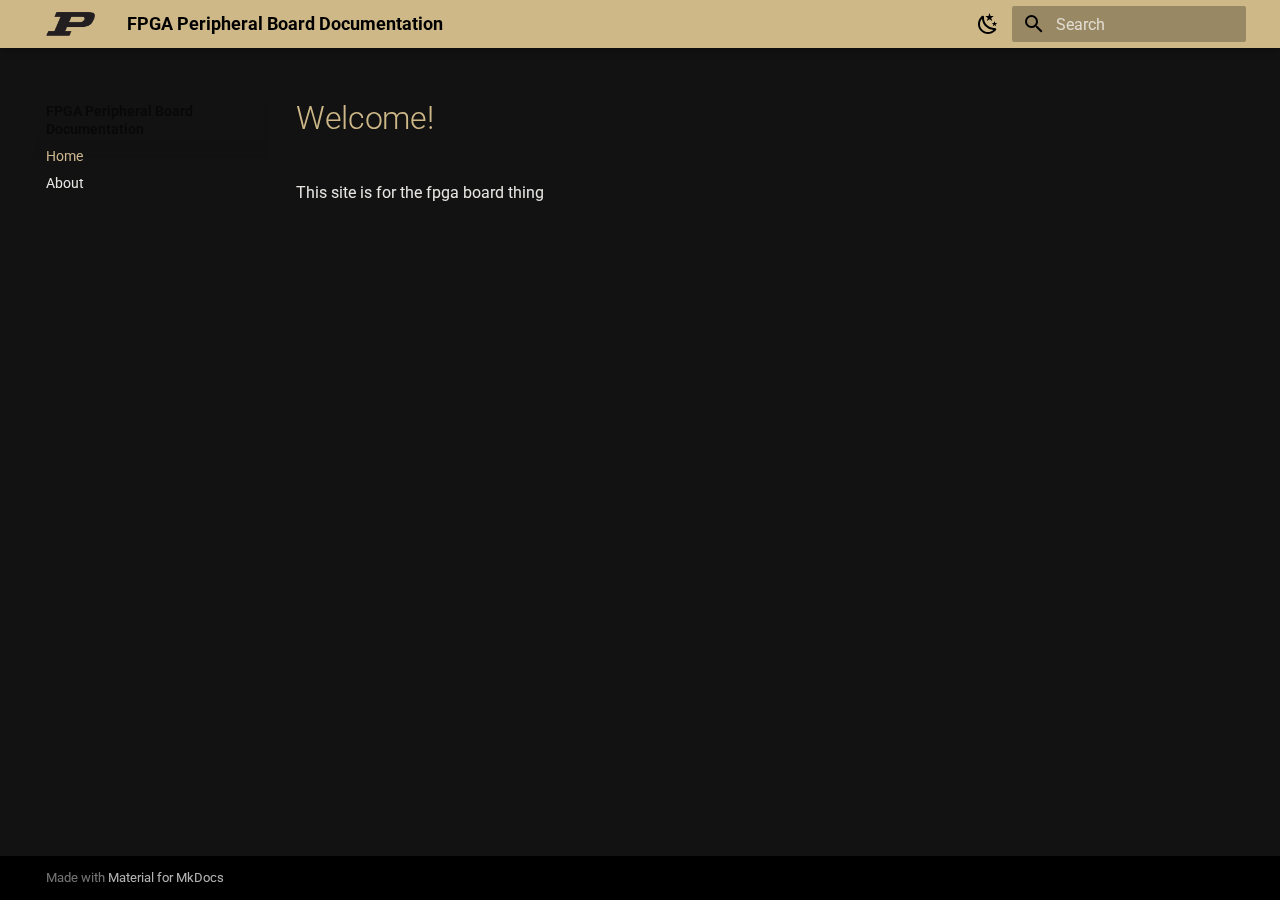
<file: index.html>
<!doctype html>
<html lang="en" class="no-js">
  <head>
    
      <meta charset="utf-8">
      <meta name="viewport" content="width=device-width,initial-scale=1">
      
      
      
      
      
        <link rel="next" href="about/">
      
      
      <link rel="icon" href="assets/images/favicon.png">
      <meta name="generator" content="mkdocs-1.6.1, mkdocs-material-9.6.11">
    
    
      
        <title>FPGA Peripheral Board Documentation</title>
      
    
    
      <link rel="stylesheet" href="assets/stylesheets/main.4af4bdda.min.css">
      
        
        <link rel="stylesheet" href="assets/stylesheets/palette.06af60db.min.css">
      
      


    
    
      
    
    
      
        
        
        <link rel="preconnect" href="https://fonts.gstatic.com" crossorigin>
        <link rel="stylesheet" href="https://fonts.googleapis.com/css?family=Roboto:300,300i,400,400i,700,700i%7CRoboto+Mono:400,400i,700,700i&display=fallback">
        <style>:root{--md-text-font:"Roboto";--md-code-font:"Roboto Mono"}</style>
      
    
    
      <link rel="stylesheet" href="stylesheets/extra.css">
    
    <script>__md_scope=new URL(".",location),__md_hash=e=>[...e].reduce(((e,_)=>(e<<5)-e+_.charCodeAt(0)),0),__md_get=(e,_=localStorage,t=__md_scope)=>JSON.parse(_.getItem(t.pathname+"."+e)),__md_set=(e,_,t=localStorage,a=__md_scope)=>{try{t.setItem(a.pathname+"."+e,JSON.stringify(_))}catch(e){}}</script>
    
      

    
    
    
  </head>
  
  
    
    
      
    
    
    
    
    <body dir="ltr" data-md-color-scheme="purdue-dark" data-md-color-primary="indigo" data-md-color-accent="indigo">
  
    
    <input class="md-toggle" data-md-toggle="drawer" type="checkbox" id="__drawer" autocomplete="off">
    <input class="md-toggle" data-md-toggle="search" type="checkbox" id="__search" autocomplete="off">
    <label class="md-overlay" for="__drawer"></label>
    <div data-md-component="skip">
      
        
        <a href="#welcome" class="md-skip">
          Skip to content
        </a>
      
    </div>
    <div data-md-component="announce">
      
    </div>
    
    
      

  

<header class="md-header md-header--shadow" data-md-component="header">
  <nav class="md-header__inner md-grid" aria-label="Header">
    <a href="." title="FPGA Peripheral Board Documentation" class="md-header__button md-logo" aria-label="FPGA Peripheral Board Documentation" data-md-component="logo">
      
  <img src="assets/logos/purdue_logo_dark.png" alt="logo">

    </a>
    <label class="md-header__button md-icon" for="__drawer">
      
      <svg xmlns="http://www.w3.org/2000/svg" viewBox="0 0 24 24"><path d="M3 6h18v2H3zm0 5h18v2H3zm0 5h18v2H3z"/></svg>
    </label>
    <div class="md-header__title" data-md-component="header-title">
      <div class="md-header__ellipsis">
        <div class="md-header__topic">
          <span class="md-ellipsis">
            FPGA Peripheral Board Documentation
          </span>
        </div>
        <div class="md-header__topic" data-md-component="header-topic">
          <span class="md-ellipsis">
            
              Home
            
          </span>
        </div>
      </div>
    </div>
    
      
        <form class="md-header__option" data-md-component="palette">
  
    
    
    
    <input class="md-option" data-md-color-media="" data-md-color-scheme="purdue-dark" data-md-color-primary="indigo" data-md-color-accent="indigo"  aria-label="Switch to light mode"  type="radio" name="__palette" id="__palette_0">
    
      <label class="md-header__button md-icon" title="Switch to light mode" for="__palette_1" hidden>
        <svg xmlns="http://www.w3.org/2000/svg" viewBox="0 0 24 24"><path d="m17.75 4.09-2.53 1.94.91 3.06-2.63-1.81-2.63 1.81.91-3.06-2.53-1.94L12.44 4l1.06-3 1.06 3zm3.5 6.91-1.64 1.25.59 1.98-1.7-1.17-1.7 1.17.59-1.98L15.75 11l2.06-.05L18.5 9l.69 1.95zm-2.28 4.95c.83-.08 1.72 1.1 1.19 1.85-.32.45-.66.87-1.08 1.27C15.17 23 8.84 23 4.94 19.07c-3.91-3.9-3.91-10.24 0-14.14.4-.4.82-.76 1.27-1.08.75-.53 1.93.36 1.85 1.19-.27 2.86.69 5.83 2.89 8.02a9.96 9.96 0 0 0 8.02 2.89m-1.64 2.02a12.08 12.08 0 0 1-7.8-3.47c-2.17-2.19-3.33-5-3.49-7.82-2.81 3.14-2.7 7.96.31 10.98 3.02 3.01 7.84 3.12 10.98.31"/></svg>
      </label>
    
  
    
    
    
    <input class="md-option" data-md-color-media="" data-md-color-scheme="purdue-light" data-md-color-primary="indigo" data-md-color-accent="indigo"  aria-label="Switch to dark mode"  type="radio" name="__palette" id="__palette_1">
    
      <label class="md-header__button md-icon" title="Switch to dark mode" for="__palette_0" hidden>
        <svg xmlns="http://www.w3.org/2000/svg" viewBox="0 0 24 24"><path d="M12 7a5 5 0 0 1 5 5 5 5 0 0 1-5 5 5 5 0 0 1-5-5 5 5 0 0 1 5-5m0 2a3 3 0 0 0-3 3 3 3 0 0 0 3 3 3 3 0 0 0 3-3 3 3 0 0 0-3-3m0-7 2.39 3.42C13.65 5.15 12.84 5 12 5s-1.65.15-2.39.42zM3.34 7l4.16-.35A7.2 7.2 0 0 0 5.94 8.5c-.44.74-.69 1.5-.83 2.29zm.02 10 1.76-3.77a7.131 7.131 0 0 0 2.38 4.14zM20.65 7l-1.77 3.79a7.02 7.02 0 0 0-2.38-4.15zm-.01 10-4.14.36c.59-.51 1.12-1.14 1.54-1.86.42-.73.69-1.5.83-2.29zM12 22l-2.41-3.44c.74.27 1.55.44 2.41.44.82 0 1.63-.17 2.37-.44z"/></svg>
      </label>
    
  
</form>
      
    
    
      <script>var palette=__md_get("__palette");if(palette&&palette.color){if("(prefers-color-scheme)"===palette.color.media){var media=matchMedia("(prefers-color-scheme: light)"),input=document.querySelector(media.matches?"[data-md-color-media='(prefers-color-scheme: light)']":"[data-md-color-media='(prefers-color-scheme: dark)']");palette.color.media=input.getAttribute("data-md-color-media"),palette.color.scheme=input.getAttribute("data-md-color-scheme"),palette.color.primary=input.getAttribute("data-md-color-primary"),palette.color.accent=input.getAttribute("data-md-color-accent")}for(var[key,value]of Object.entries(palette.color))document.body.setAttribute("data-md-color-"+key,value)}</script>
    
    
    
      
      
        <label class="md-header__button md-icon" for="__search">
          
          <svg xmlns="http://www.w3.org/2000/svg" viewBox="0 0 24 24"><path d="M9.5 3A6.5 6.5 0 0 1 16 9.5c0 1.61-.59 3.09-1.56 4.23l.27.27h.79l5 5-1.5 1.5-5-5v-.79l-.27-.27A6.52 6.52 0 0 1 9.5 16 6.5 6.5 0 0 1 3 9.5 6.5 6.5 0 0 1 9.5 3m0 2C7 5 5 7 5 9.5S7 14 9.5 14 14 12 14 9.5 12 5 9.5 5"/></svg>
        </label>
        <div class="md-search" data-md-component="search" role="dialog">
  <label class="md-search__overlay" for="__search"></label>
  <div class="md-search__inner" role="search">
    <form class="md-search__form" name="search">
      <input type="text" class="md-search__input" name="query" aria-label="Search" placeholder="Search" autocapitalize="off" autocorrect="off" autocomplete="off" spellcheck="false" data-md-component="search-query" required>
      <label class="md-search__icon md-icon" for="__search">
        
        <svg xmlns="http://www.w3.org/2000/svg" viewBox="0 0 24 24"><path d="M9.5 3A6.5 6.5 0 0 1 16 9.5c0 1.61-.59 3.09-1.56 4.23l.27.27h.79l5 5-1.5 1.5-5-5v-.79l-.27-.27A6.52 6.52 0 0 1 9.5 16 6.5 6.5 0 0 1 3 9.5 6.5 6.5 0 0 1 9.5 3m0 2C7 5 5 7 5 9.5S7 14 9.5 14 14 12 14 9.5 12 5 9.5 5"/></svg>
        
        <svg xmlns="http://www.w3.org/2000/svg" viewBox="0 0 24 24"><path d="M20 11v2H8l5.5 5.5-1.42 1.42L4.16 12l7.92-7.92L13.5 5.5 8 11z"/></svg>
      </label>
      <nav class="md-search__options" aria-label="Search">
        
        <button type="reset" class="md-search__icon md-icon" title="Clear" aria-label="Clear" tabindex="-1">
          
          <svg xmlns="http://www.w3.org/2000/svg" viewBox="0 0 24 24"><path d="M19 6.41 17.59 5 12 10.59 6.41 5 5 6.41 10.59 12 5 17.59 6.41 19 12 13.41 17.59 19 19 17.59 13.41 12z"/></svg>
        </button>
      </nav>
      
    </form>
    <div class="md-search__output">
      <div class="md-search__scrollwrap" tabindex="0" data-md-scrollfix>
        <div class="md-search-result" data-md-component="search-result">
          <div class="md-search-result__meta">
            Initializing search
          </div>
          <ol class="md-search-result__list" role="presentation"></ol>
        </div>
      </div>
    </div>
  </div>
</div>
      
    
    
  </nav>
  
</header>
    
    <div class="md-container" data-md-component="container">
      
      
        
          
        
      
      <main class="md-main" data-md-component="main">
        <div class="md-main__inner md-grid">
          
            
              
              <div class="md-sidebar md-sidebar--primary" data-md-component="sidebar" data-md-type="navigation" >
                <div class="md-sidebar__scrollwrap">
                  <div class="md-sidebar__inner">
                    



<nav class="md-nav md-nav--primary" aria-label="Navigation" data-md-level="0">
  <label class="md-nav__title" for="__drawer">
    <a href="." title="FPGA Peripheral Board Documentation" class="md-nav__button md-logo" aria-label="FPGA Peripheral Board Documentation" data-md-component="logo">
      
  <img src="assets/logos/purdue_logo_dark.png" alt="logo">

    </a>
    FPGA Peripheral Board Documentation
  </label>
  
  <ul class="md-nav__list" data-md-scrollfix>
    
      
      
  
  
    
  
  
  
    <li class="md-nav__item md-nav__item--active">
      
      <input class="md-nav__toggle md-toggle" type="checkbox" id="__toc">
      
      
        
      
      
      <a href="." class="md-nav__link md-nav__link--active">
        
  
  
  <span class="md-ellipsis">
    Home
    
  </span>
  

      </a>
      
    </li>
  

    
      
      
  
  
  
  
    <li class="md-nav__item">
      <a href="about/" class="md-nav__link">
        
  
  
  <span class="md-ellipsis">
    About
    
  </span>
  

      </a>
    </li>
  

    
  </ul>
</nav>
                  </div>
                </div>
              </div>
            
            
              
              <div class="md-sidebar md-sidebar--secondary" data-md-component="sidebar" data-md-type="toc" >
                <div class="md-sidebar__scrollwrap">
                  <div class="md-sidebar__inner">
                    

<nav class="md-nav md-nav--secondary" aria-label="Table of contents">
  
  
  
    
  
  
</nav>
                  </div>
                </div>
              </div>
            
          
          
            <div class="md-content" data-md-component="content">
              <article class="md-content__inner md-typeset">
                
                  



<h1 id="welcome">Welcome!</h1>
<p>This site is for the fpga board thing</p>












                
              </article>
            </div>
          
          
<script>var target=document.getElementById(location.hash.slice(1));target&&target.name&&(target.checked=target.name.startsWith("__tabbed_"))</script>
        </div>
        
      </main>
      
        <footer class="md-footer">
  
  <div class="md-footer-meta md-typeset">
    <div class="md-footer-meta__inner md-grid">
      <div class="md-copyright">
  
  
    Made with
    <a href="https://squidfunk.github.io/mkdocs-material/" target="_blank" rel="noopener">
      Material for MkDocs
    </a>
  
</div>
      
    </div>
  </div>
</footer>
      
    </div>
    <div class="md-dialog" data-md-component="dialog">
      <div class="md-dialog__inner md-typeset"></div>
    </div>
    
    
    
      
      <script id="__config" type="application/json">{"base": ".", "features": [], "search": "assets/javascripts/workers/search.f8cc74c7.min.js", "tags": null, "translations": {"clipboard.copied": "Copied to clipboard", "clipboard.copy": "Copy to clipboard", "search.result.more.one": "1 more on this page", "search.result.more.other": "# more on this page", "search.result.none": "No matching documents", "search.result.one": "1 matching document", "search.result.other": "# matching documents", "search.result.placeholder": "Type to start searching", "search.result.term.missing": "Missing", "select.version": "Select version"}, "version": null}</script>
    
    
      <script src="assets/javascripts/bundle.c8b220af.min.js"></script>
      
        <script src="assets/custom.js"></script>
      
    
  </body>
</html>
</file>
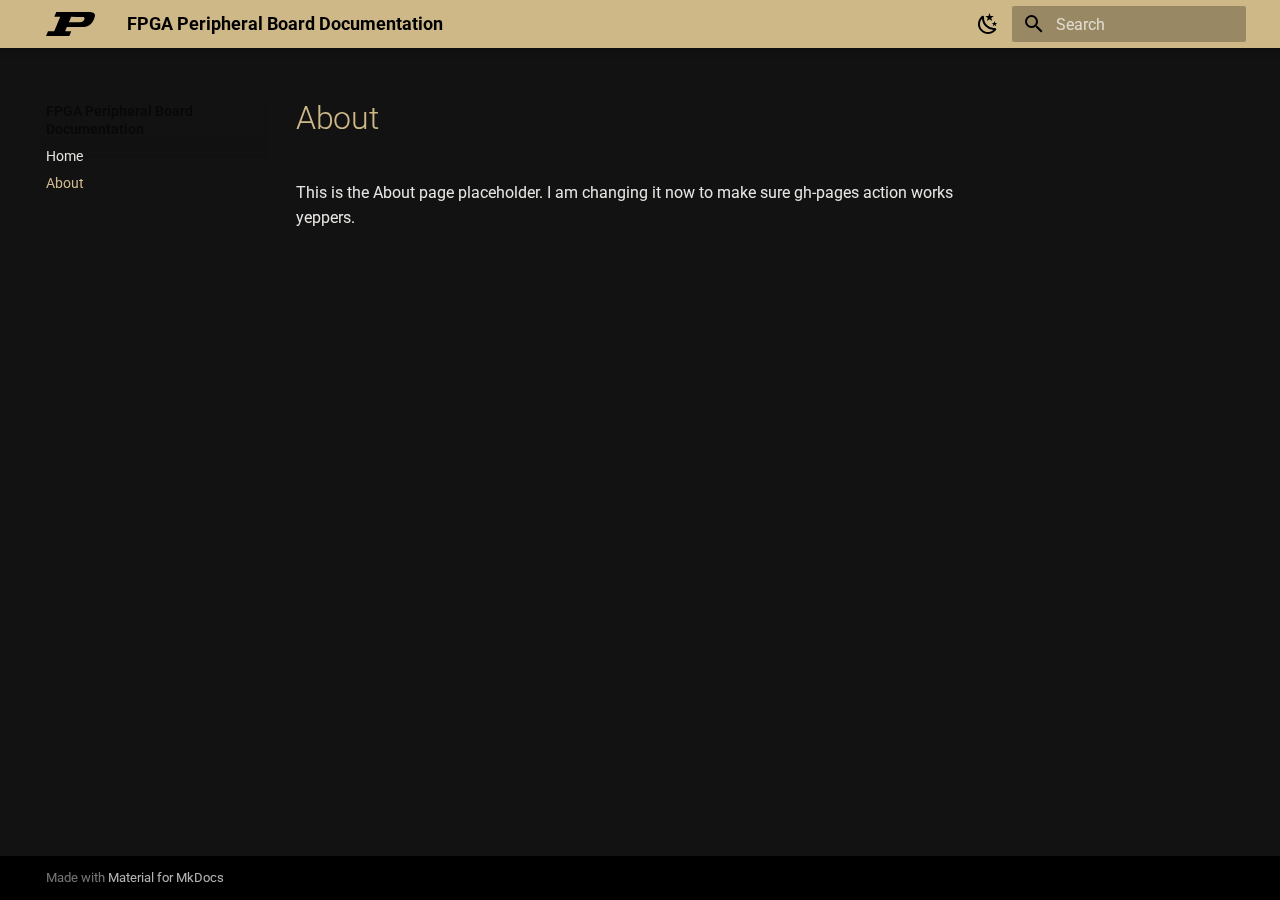
<file: about/index.html>
<!doctype html>
<html lang="en" class="no-js">
  <head>
    
      <meta charset="utf-8">
      <meta name="viewport" content="width=device-width,initial-scale=1">
      
      
      
      
        <link rel="prev" href="..">
      
      
      
      <link rel="icon" href="../assets/images/favicon.png">
      <meta name="generator" content="mkdocs-1.5.3, mkdocs-material-9.4.0">
    
    
      
        <title>About - FPGA Peripheral Board Documentation</title>
      
    
    
      <link rel="stylesheet" href="../assets/stylesheets/main.9f615399.min.css">
      
        
        <link rel="stylesheet" href="../assets/stylesheets/palette.649f08f9.min.css">
      
      


    
    
      
    
    
      
        
        
        <link rel="preconnect" href="https://fonts.gstatic.com" crossorigin>
        <link rel="stylesheet" href="https://fonts.googleapis.com/css?family=Roboto:300,300i,400,400i,700,700i%7CRoboto+Mono:400,400i,700,700i&display=fallback">
        <style>:root{--md-text-font:"Roboto";--md-code-font:"Roboto Mono"}</style>
      
    
    
      <link rel="stylesheet" href="../stylesheets/extra.css">
    
    <script>__md_scope=new URL("..",location),__md_hash=e=>[...e].reduce((e,_)=>(e<<5)-e+_.charCodeAt(0),0),__md_get=(e,_=localStorage,t=__md_scope)=>JSON.parse(_.getItem(t.pathname+"."+e)),__md_set=(e,_,t=localStorage,a=__md_scope)=>{try{t.setItem(a.pathname+"."+e,JSON.stringify(_))}catch(e){}}</script>
    
      

    
    
    
  </head>
  
  
    
    
      
    
    
    
    
    <body dir="ltr" data-md-color-scheme="purdue-dark" data-md-color-primary="indigo" data-md-color-accent="indigo">
  
    
    
      <script>var palette=__md_get("__palette");if(palette&&"object"==typeof palette.color)for(var key of Object.keys(palette.color))document.body.setAttribute("data-md-color-"+key,palette.color[key])</script>
    
    <input class="md-toggle" data-md-toggle="drawer" type="checkbox" id="__drawer" autocomplete="off">
    <input class="md-toggle" data-md-toggle="search" type="checkbox" id="__search" autocomplete="off">
    <label class="md-overlay" for="__drawer"></label>
    <div data-md-component="skip">
      
        
        <a href="#about" class="md-skip">
          Skip to content
        </a>
      
    </div>
    <div data-md-component="announce">
      
    </div>
    
    
      

  

<header class="md-header md-header--shadow" data-md-component="header">
  <nav class="md-header__inner md-grid" aria-label="Header">
    <a href=".." title="FPGA Peripheral Board Documentation" class="md-header__button md-logo" aria-label="FPGA Peripheral Board Documentation" data-md-component="logo">
      
  <img src="../assets/logos/purdue_logo.svg" alt="logo">

    </a>
    <label class="md-header__button md-icon" for="__drawer">
      
      <svg xmlns="http://www.w3.org/2000/svg" viewBox="0 0 24 24"><path d="M3 6h18v2H3V6m0 5h18v2H3v-2m0 5h18v2H3v-2Z"/></svg>
    </label>
    <div class="md-header__title" data-md-component="header-title">
      <div class="md-header__ellipsis">
        <div class="md-header__topic">
          <span class="md-ellipsis">
            FPGA Peripheral Board Documentation
          </span>
        </div>
        <div class="md-header__topic" data-md-component="header-topic">
          <span class="md-ellipsis">
            
              About
            
          </span>
        </div>
      </div>
    </div>
    
      
        <form class="md-header__option" data-md-component="palette">
  
    
    
    
    <input class="md-option" data-md-color-media="" data-md-color-scheme="purdue-dark" data-md-color-primary="indigo" data-md-color-accent="indigo"  aria-label="Switch to light mode"  type="radio" name="__palette" id="__palette_1">
    
      <label class="md-header__button md-icon" title="Switch to light mode" for="__palette_2" hidden>
        <svg xmlns="http://www.w3.org/2000/svg" viewBox="0 0 24 24"><path d="m17.75 4.09-2.53 1.94.91 3.06-2.63-1.81-2.63 1.81.91-3.06-2.53-1.94L12.44 4l1.06-3 1.06 3 3.19.09m3.5 6.91-1.64 1.25.59 1.98-1.7-1.17-1.7 1.17.59-1.98L15.75 11l2.06-.05L18.5 9l.69 1.95 2.06.05m-2.28 4.95c.83-.08 1.72 1.1 1.19 1.85-.32.45-.66.87-1.08 1.27C15.17 23 8.84 23 4.94 19.07c-3.91-3.9-3.91-10.24 0-14.14.4-.4.82-.76 1.27-1.08.75-.53 1.93.36 1.85 1.19-.27 2.86.69 5.83 2.89 8.02a9.96 9.96 0 0 0 8.02 2.89m-1.64 2.02a12.08 12.08 0 0 1-7.8-3.47c-2.17-2.19-3.33-5-3.49-7.82-2.81 3.14-2.7 7.96.31 10.98 3.02 3.01 7.84 3.12 10.98.31Z"/></svg>
      </label>
    
  
    
    
    
    <input class="md-option" data-md-color-media="" data-md-color-scheme="purdue-light" data-md-color-primary="indigo" data-md-color-accent="indigo"  aria-label="Switch to dark mode"  type="radio" name="__palette" id="__palette_2">
    
      <label class="md-header__button md-icon" title="Switch to dark mode" for="__palette_1" hidden>
        <svg xmlns="http://www.w3.org/2000/svg" viewBox="0 0 24 24"><path d="M12 7a5 5 0 0 1 5 5 5 5 0 0 1-5 5 5 5 0 0 1-5-5 5 5 0 0 1 5-5m0 2a3 3 0 0 0-3 3 3 3 0 0 0 3 3 3 3 0 0 0 3-3 3 3 0 0 0-3-3m0-7 2.39 3.42C13.65 5.15 12.84 5 12 5c-.84 0-1.65.15-2.39.42L12 2M3.34 7l4.16-.35A7.2 7.2 0 0 0 5.94 8.5c-.44.74-.69 1.5-.83 2.29L3.34 7m.02 10 1.76-3.77a7.131 7.131 0 0 0 2.38 4.14L3.36 17M20.65 7l-1.77 3.79a7.023 7.023 0 0 0-2.38-4.15l4.15.36m-.01 10-4.14.36c.59-.51 1.12-1.14 1.54-1.86.42-.73.69-1.5.83-2.29L20.64 17M12 22l-2.41-3.44c.74.27 1.55.44 2.41.44.82 0 1.63-.17 2.37-.44L12 22Z"/></svg>
      </label>
    
  
</form>
      
    
    
    
      <label class="md-header__button md-icon" for="__search">
        
        <svg xmlns="http://www.w3.org/2000/svg" viewBox="0 0 24 24"><path d="M9.5 3A6.5 6.5 0 0 1 16 9.5c0 1.61-.59 3.09-1.56 4.23l.27.27h.79l5 5-1.5 1.5-5-5v-.79l-.27-.27A6.516 6.516 0 0 1 9.5 16 6.5 6.5 0 0 1 3 9.5 6.5 6.5 0 0 1 9.5 3m0 2C7 5 5 7 5 9.5S7 14 9.5 14 14 12 14 9.5 12 5 9.5 5Z"/></svg>
      </label>
      <div class="md-search" data-md-component="search" role="dialog">
  <label class="md-search__overlay" for="__search"></label>
  <div class="md-search__inner" role="search">
    <form class="md-search__form" name="search">
      <input type="text" class="md-search__input" name="query" aria-label="Search" placeholder="Search" autocapitalize="off" autocorrect="off" autocomplete="off" spellcheck="false" data-md-component="search-query" required>
      <label class="md-search__icon md-icon" for="__search">
        
        <svg xmlns="http://www.w3.org/2000/svg" viewBox="0 0 24 24"><path d="M9.5 3A6.5 6.5 0 0 1 16 9.5c0 1.61-.59 3.09-1.56 4.23l.27.27h.79l5 5-1.5 1.5-5-5v-.79l-.27-.27A6.516 6.516 0 0 1 9.5 16 6.5 6.5 0 0 1 3 9.5 6.5 6.5 0 0 1 9.5 3m0 2C7 5 5 7 5 9.5S7 14 9.5 14 14 12 14 9.5 12 5 9.5 5Z"/></svg>
        
        <svg xmlns="http://www.w3.org/2000/svg" viewBox="0 0 24 24"><path d="M20 11v2H8l5.5 5.5-1.42 1.42L4.16 12l7.92-7.92L13.5 5.5 8 11h12Z"/></svg>
      </label>
      <nav class="md-search__options" aria-label="Search">
        
        <button type="reset" class="md-search__icon md-icon" title="Clear" aria-label="Clear" tabindex="-1">
          
          <svg xmlns="http://www.w3.org/2000/svg" viewBox="0 0 24 24"><path d="M19 6.41 17.59 5 12 10.59 6.41 5 5 6.41 10.59 12 5 17.59 6.41 19 12 13.41 17.59 19 19 17.59 13.41 12 19 6.41Z"/></svg>
        </button>
      </nav>
      
    </form>
    <div class="md-search__output">
      <div class="md-search__scrollwrap" data-md-scrollfix>
        <div class="md-search-result" data-md-component="search-result">
          <div class="md-search-result__meta">
            Initializing search
          </div>
          <ol class="md-search-result__list" role="presentation"></ol>
        </div>
      </div>
    </div>
  </div>
</div>
    
    
  </nav>
  
</header>
    
    <div class="md-container" data-md-component="container">
      
      
        
          
        
      
      <main class="md-main" data-md-component="main">
        <div class="md-main__inner md-grid">
          
            
              
              <div class="md-sidebar md-sidebar--primary" data-md-component="sidebar" data-md-type="navigation" >
                <div class="md-sidebar__scrollwrap">
                  <div class="md-sidebar__inner">
                    



<nav class="md-nav md-nav--primary" aria-label="Navigation" data-md-level="0">
  <label class="md-nav__title" for="__drawer">
    <a href=".." title="FPGA Peripheral Board Documentation" class="md-nav__button md-logo" aria-label="FPGA Peripheral Board Documentation" data-md-component="logo">
      
  <img src="../assets/logos/purdue_logo.svg" alt="logo">

    </a>
    FPGA Peripheral Board Documentation
  </label>
  
  <ul class="md-nav__list" data-md-scrollfix>
    
      
      
  
  
  
    <li class="md-nav__item">
      <a href=".." class="md-nav__link">
        
  
  <span class="md-ellipsis">
    Home
  </span>
  

      </a>
    </li>
  

    
      
      
  
  
    
  
  
    <li class="md-nav__item md-nav__item--active">
      
      <input class="md-nav__toggle md-toggle" type="checkbox" id="__toc">
      
      
        
      
      
      <a href="./" class="md-nav__link md-nav__link--active">
        
  
  <span class="md-ellipsis">
    About
  </span>
  

      </a>
      
    </li>
  

    
  </ul>
</nav>
                  </div>
                </div>
              </div>
            
            
              
              <div class="md-sidebar md-sidebar--secondary" data-md-component="sidebar" data-md-type="toc" >
                <div class="md-sidebar__scrollwrap">
                  <div class="md-sidebar__inner">
                    

<nav class="md-nav md-nav--secondary" aria-label="Table of contents">
  
  
  
    
  
  
</nav>
                  </div>
                </div>
              </div>
            
          
          
            <div class="md-content" data-md-component="content">
              <article class="md-content__inner md-typeset">
                
                  


<h1 id="about">About</h1>
<p>This is the About page placeholder. I am changing it now to make sure gh-pages action works yeppers.</p>





                
              </article>
            </div>
          
          
        </div>
        
      </main>
      
        <footer class="md-footer">
  
  <div class="md-footer-meta md-typeset">
    <div class="md-footer-meta__inner md-grid">
      <div class="md-copyright">
  
  
    Made with
    <a href="https://squidfunk.github.io/mkdocs-material/" target="_blank" rel="noopener">
      Material for MkDocs
    </a>
  
</div>
      
    </div>
  </div>
</footer>
      
    </div>
    <div class="md-dialog" data-md-component="dialog">
      <div class="md-dialog__inner md-typeset"></div>
    </div>
    
    <script id="__config" type="application/json">{"base": "..", "features": ["navigation.instant", "navigation.sections"], "search": "../assets/javascripts/workers/search.a264c092.min.js", "translations": {"clipboard.copied": "Copied to clipboard", "clipboard.copy": "Copy to clipboard", "search.result.more.one": "1 more on this page", "search.result.more.other": "# more on this page", "search.result.none": "No matching documents", "search.result.one": "1 matching document", "search.result.other": "# matching documents", "search.result.placeholder": "Type to start searching", "search.result.term.missing": "Missing", "select.version": "Select version"}}</script>
    
    
      <script src="../assets/javascripts/bundle.4e0fa4ba.min.js"></script>
      
    
  </body>
</html>
</file>
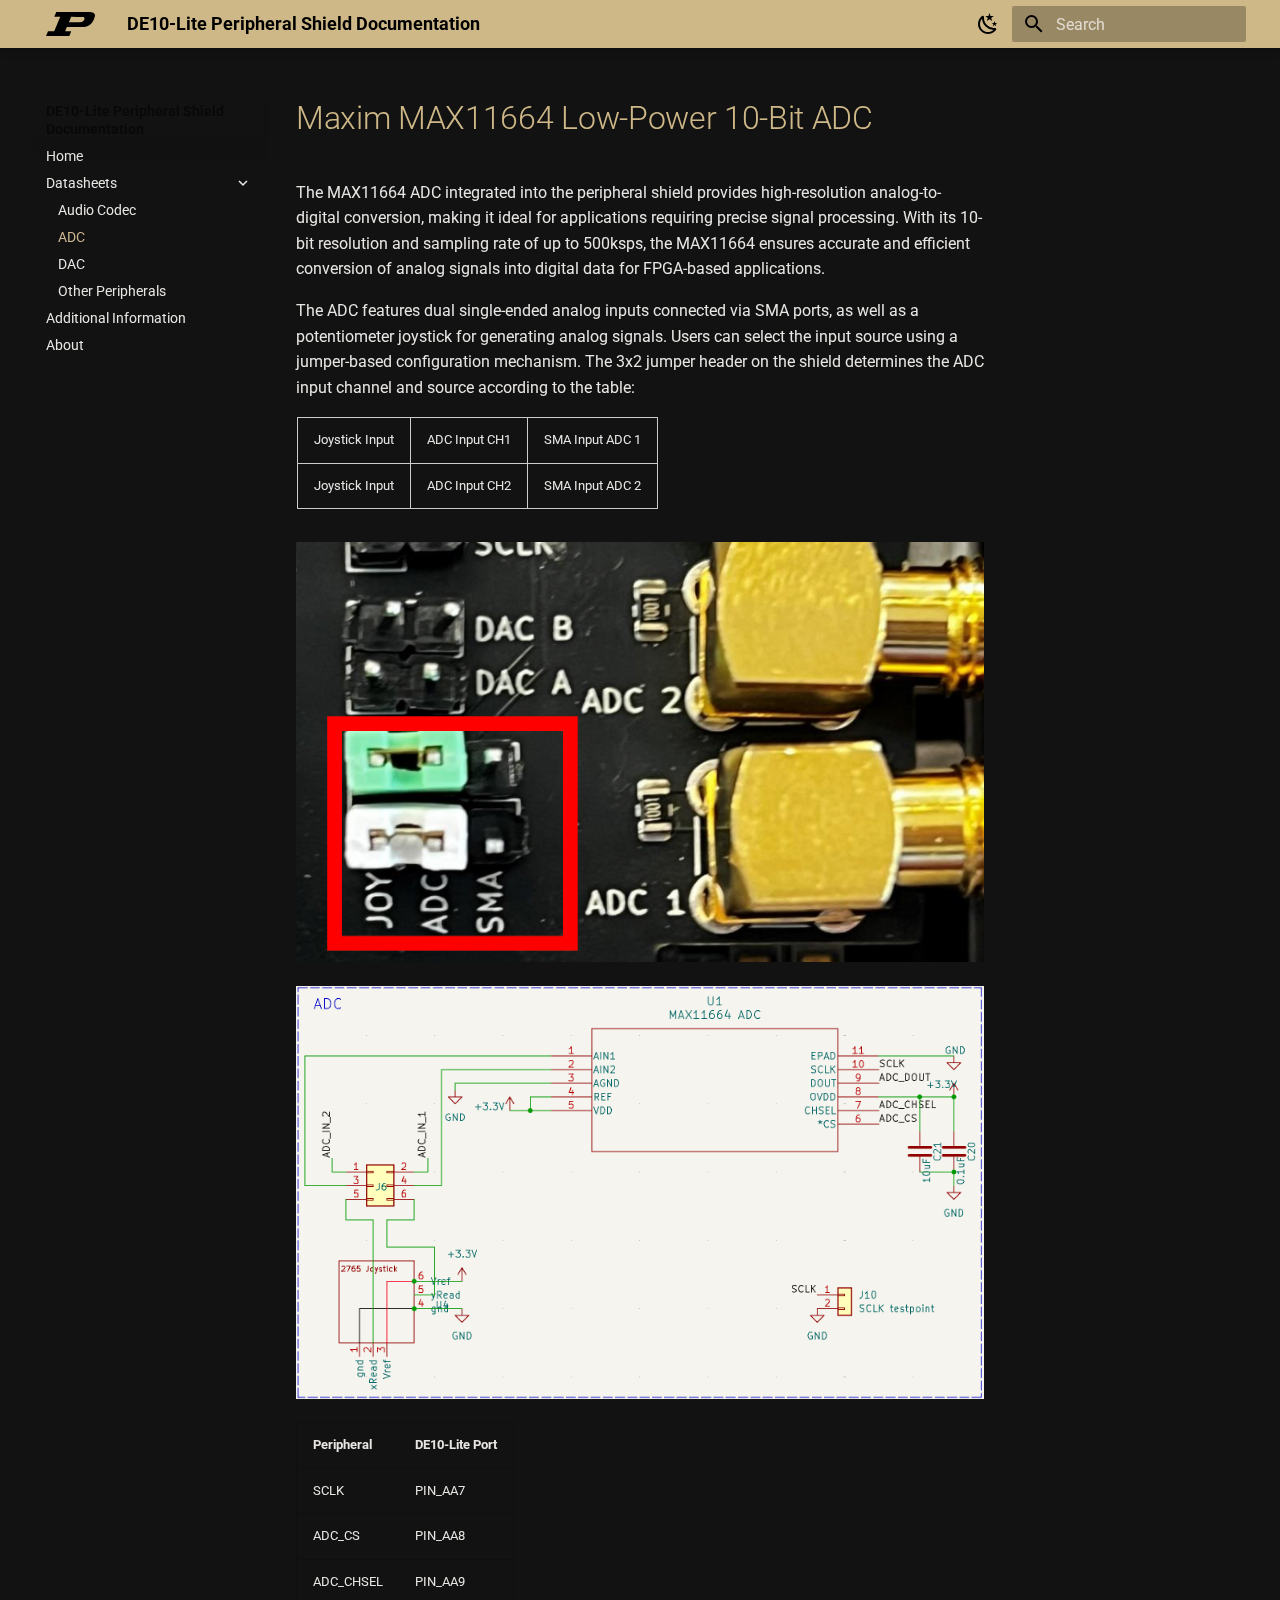
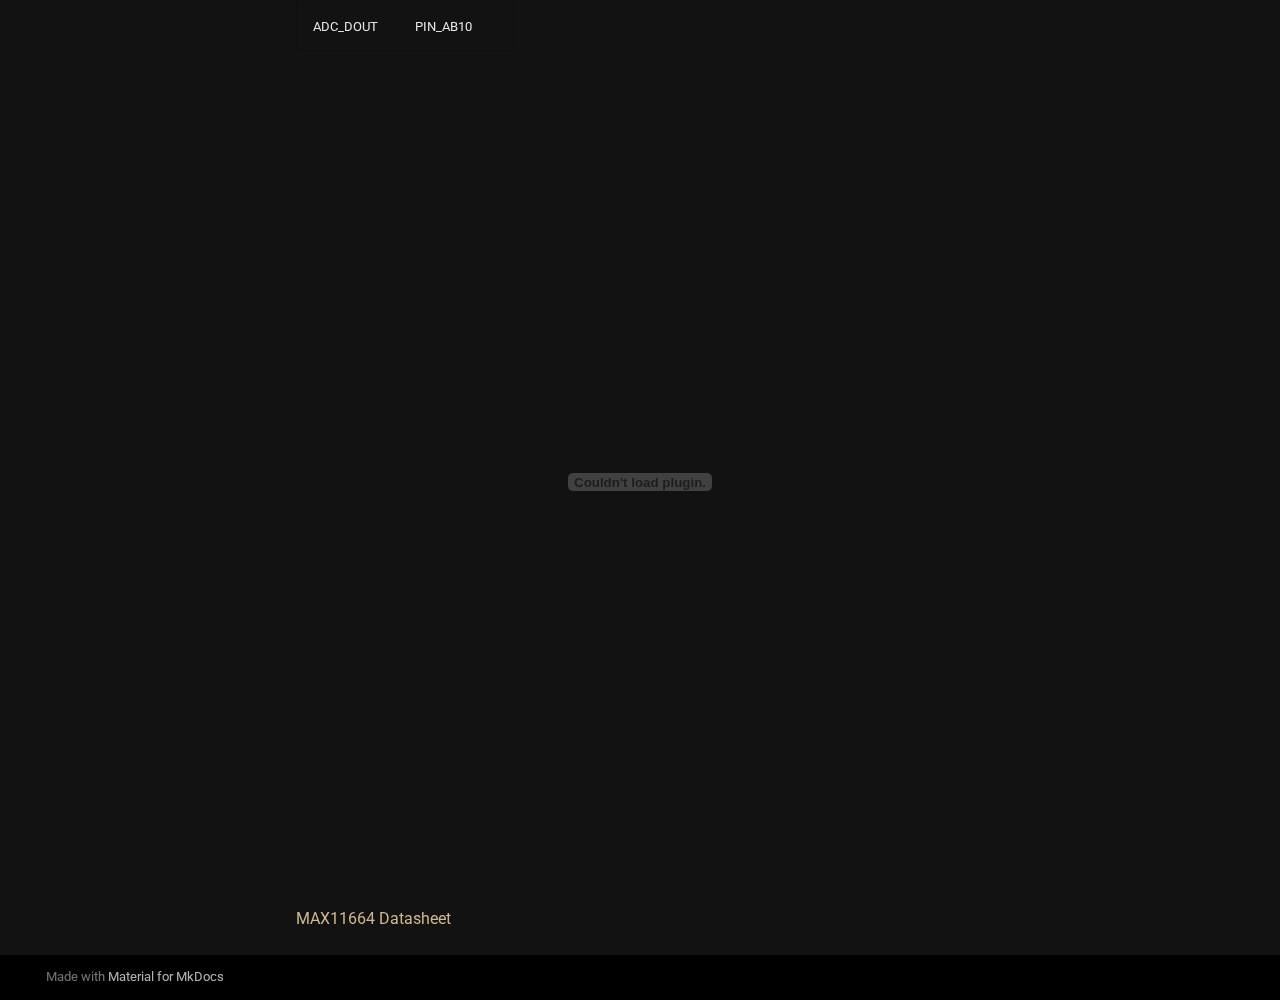
<file: adc/index.html>
<!doctype html>
<html lang="en" class="no-js">
  <head>
    
      <meta charset="utf-8">
      <meta name="viewport" content="width=device-width,initial-scale=1">
      
      
      
      
        <link rel="prev" href="../codec/">
      
      
        <link rel="next" href="../dac/">
      
      
      <link rel="icon" href="../assets/images/favicon.png">
      <meta name="generator" content="mkdocs-1.5.3, mkdocs-material-9.4.0">
    
    
      
        <title>ADC - DE10-Lite Peripheral Shield Documentation</title>
      
    
    
      <link rel="stylesheet" href="../assets/stylesheets/main.9f615399.min.css">
      
        
        <link rel="stylesheet" href="../assets/stylesheets/palette.649f08f9.min.css">
      
      


    
    
      
    
    
      
        
        
        <link rel="preconnect" href="https://fonts.gstatic.com" crossorigin>
        <link rel="stylesheet" href="https://fonts.googleapis.com/css?family=Roboto:300,300i,400,400i,700,700i%7CRobot+Mono:400,400i,700,700i&display=fallback">
        <style>:root{--md-text-font:"Roboto";--md-code-font:"Robot Mono"}</style>
      
    
    
      <link rel="stylesheet" href="../stylesheets/extra.css">
    
    <script>__md_scope=new URL("..",location),__md_hash=e=>[...e].reduce((e,_)=>(e<<5)-e+_.charCodeAt(0),0),__md_get=(e,_=localStorage,t=__md_scope)=>JSON.parse(_.getItem(t.pathname+"."+e)),__md_set=(e,_,t=localStorage,a=__md_scope)=>{try{t.setItem(a.pathname+"."+e,JSON.stringify(_))}catch(e){}}</script>
    
      

    
    
    
  </head>
  
  
    
    
      
    
    
    
    
    <body dir="ltr" data-md-color-scheme="purdue-dark" data-md-color-primary="indigo" data-md-color-accent="indigo">
  
    
    
      <script>var palette=__md_get("__palette");if(palette&&"object"==typeof palette.color)for(var key of Object.keys(palette.color))document.body.setAttribute("data-md-color-"+key,palette.color[key])</script>
    
    <input class="md-toggle" data-md-toggle="drawer" type="checkbox" id="__drawer" autocomplete="off">
    <input class="md-toggle" data-md-toggle="search" type="checkbox" id="__search" autocomplete="off">
    <label class="md-overlay" for="__drawer"></label>
    <div data-md-component="skip">
      
        
        <a href="#maxim-max11664-low-power-10-bit-adc" class="md-skip">
          Skip to content
        </a>
      
    </div>
    <div data-md-component="announce">
      
    </div>
    
    
      

  

<header class="md-header md-header--shadow" data-md-component="header">
  <nav class="md-header__inner md-grid" aria-label="Header">
    <a href=".." title="DE10-Lite Peripheral Shield Documentation" class="md-header__button md-logo" aria-label="DE10-Lite Peripheral Shield Documentation" data-md-component="logo">
      
  <img src="../assets/logos/purdue_logo.svg" alt="logo">

    </a>
    <label class="md-header__button md-icon" for="__drawer">
      
      <svg xmlns="http://www.w3.org/2000/svg" viewBox="0 0 24 24"><path d="M3 6h18v2H3V6m0 5h18v2H3v-2m0 5h18v2H3v-2Z"/></svg>
    </label>
    <div class="md-header__title" data-md-component="header-title">
      <div class="md-header__ellipsis">
        <div class="md-header__topic">
          <span class="md-ellipsis">
            DE10-Lite Peripheral Shield Documentation
          </span>
        </div>
        <div class="md-header__topic" data-md-component="header-topic">
          <span class="md-ellipsis">
            
              ADC
            
          </span>
        </div>
      </div>
    </div>
    
      
        <form class="md-header__option" data-md-component="palette">
  
    
    
    
    <input class="md-option" data-md-color-media="" data-md-color-scheme="purdue-dark" data-md-color-primary="indigo" data-md-color-accent="indigo"  aria-label="Switch to light mode"  type="radio" name="__palette" id="__palette_1">
    
      <label class="md-header__button md-icon" title="Switch to light mode" for="__palette_2" hidden>
        <svg xmlns="http://www.w3.org/2000/svg" viewBox="0 0 24 24"><path d="m17.75 4.09-2.53 1.94.91 3.06-2.63-1.81-2.63 1.81.91-3.06-2.53-1.94L12.44 4l1.06-3 1.06 3 3.19.09m3.5 6.91-1.64 1.25.59 1.98-1.7-1.17-1.7 1.17.59-1.98L15.75 11l2.06-.05L18.5 9l.69 1.95 2.06.05m-2.28 4.95c.83-.08 1.72 1.1 1.19 1.85-.32.45-.66.87-1.08 1.27C15.17 23 8.84 23 4.94 19.07c-3.91-3.9-3.91-10.24 0-14.14.4-.4.82-.76 1.27-1.08.75-.53 1.93.36 1.85 1.19-.27 2.86.69 5.83 2.89 8.02a9.96 9.96 0 0 0 8.02 2.89m-1.64 2.02a12.08 12.08 0 0 1-7.8-3.47c-2.17-2.19-3.33-5-3.49-7.82-2.81 3.14-2.7 7.96.31 10.98 3.02 3.01 7.84 3.12 10.98.31Z"/></svg>
      </label>
    
  
    
    
    
    <input class="md-option" data-md-color-media="" data-md-color-scheme="purdue-light" data-md-color-primary="indigo" data-md-color-accent="indigo"  aria-label="Switch to dark mode"  type="radio" name="__palette" id="__palette_2">
    
      <label class="md-header__button md-icon" title="Switch to dark mode" for="__palette_1" hidden>
        <svg xmlns="http://www.w3.org/2000/svg" viewBox="0 0 24 24"><path d="M12 7a5 5 0 0 1 5 5 5 5 0 0 1-5 5 5 5 0 0 1-5-5 5 5 0 0 1 5-5m0 2a3 3 0 0 0-3 3 3 3 0 0 0 3 3 3 3 0 0 0 3-3 3 3 0 0 0-3-3m0-7 2.39 3.42C13.65 5.15 12.84 5 12 5c-.84 0-1.65.15-2.39.42L12 2M3.34 7l4.16-.35A7.2 7.2 0 0 0 5.94 8.5c-.44.74-.69 1.5-.83 2.29L3.34 7m.02 10 1.76-3.77a7.131 7.131 0 0 0 2.38 4.14L3.36 17M20.65 7l-1.77 3.79a7.023 7.023 0 0 0-2.38-4.15l4.15.36m-.01 10-4.14.36c.59-.51 1.12-1.14 1.54-1.86.42-.73.69-1.5.83-2.29L20.64 17M12 22l-2.41-3.44c.74.27 1.55.44 2.41.44.82 0 1.63-.17 2.37-.44L12 22Z"/></svg>
      </label>
    
  
</form>
      
    
    
    
      <label class="md-header__button md-icon" for="__search">
        
        <svg xmlns="http://www.w3.org/2000/svg" viewBox="0 0 24 24"><path d="M9.5 3A6.5 6.5 0 0 1 16 9.5c0 1.61-.59 3.09-1.56 4.23l.27.27h.79l5 5-1.5 1.5-5-5v-.79l-.27-.27A6.516 6.516 0 0 1 9.5 16 6.5 6.5 0 0 1 3 9.5 6.5 6.5 0 0 1 9.5 3m0 2C7 5 5 7 5 9.5S7 14 9.5 14 14 12 14 9.5 12 5 9.5 5Z"/></svg>
      </label>
      <div class="md-search" data-md-component="search" role="dialog">
  <label class="md-search__overlay" for="__search"></label>
  <div class="md-search__inner" role="search">
    <form class="md-search__form" name="search">
      <input type="text" class="md-search__input" name="query" aria-label="Search" placeholder="Search" autocapitalize="off" autocorrect="off" autocomplete="off" spellcheck="false" data-md-component="search-query" required>
      <label class="md-search__icon md-icon" for="__search">
        
        <svg xmlns="http://www.w3.org/2000/svg" viewBox="0 0 24 24"><path d="M9.5 3A6.5 6.5 0 0 1 16 9.5c0 1.61-.59 3.09-1.56 4.23l.27.27h.79l5 5-1.5 1.5-5-5v-.79l-.27-.27A6.516 6.516 0 0 1 9.5 16 6.5 6.5 0 0 1 3 9.5 6.5 6.5 0 0 1 9.5 3m0 2C7 5 5 7 5 9.5S7 14 9.5 14 14 12 14 9.5 12 5 9.5 5Z"/></svg>
        
        <svg xmlns="http://www.w3.org/2000/svg" viewBox="0 0 24 24"><path d="M20 11v2H8l5.5 5.5-1.42 1.42L4.16 12l7.92-7.92L13.5 5.5 8 11h12Z"/></svg>
      </label>
      <nav class="md-search__options" aria-label="Search">
        
        <button type="reset" class="md-search__icon md-icon" title="Clear" aria-label="Clear" tabindex="-1">
          
          <svg xmlns="http://www.w3.org/2000/svg" viewBox="0 0 24 24"><path d="M19 6.41 17.59 5 12 10.59 6.41 5 5 6.41 10.59 12 5 17.59 6.41 19 12 13.41 17.59 19 19 17.59 13.41 12 19 6.41Z"/></svg>
        </button>
      </nav>
      
    </form>
    <div class="md-search__output">
      <div class="md-search__scrollwrap" data-md-scrollfix>
        <div class="md-search-result" data-md-component="search-result">
          <div class="md-search-result__meta">
            Initializing search
          </div>
          <ol class="md-search-result__list" role="presentation"></ol>
        </div>
      </div>
    </div>
  </div>
</div>
    
    
  </nav>
  
</header>
    
    <div class="md-container" data-md-component="container">
      
      
        
          
        
      
      <main class="md-main" data-md-component="main">
        <div class="md-main__inner md-grid">
          
            
              
              <div class="md-sidebar md-sidebar--primary" data-md-component="sidebar" data-md-type="navigation" >
                <div class="md-sidebar__scrollwrap">
                  <div class="md-sidebar__inner">
                    



<nav class="md-nav md-nav--primary" aria-label="Navigation" data-md-level="0">
  <label class="md-nav__title" for="__drawer">
    <a href=".." title="DE10-Lite Peripheral Shield Documentation" class="md-nav__button md-logo" aria-label="DE10-Lite Peripheral Shield Documentation" data-md-component="logo">
      
  <img src="../assets/logos/purdue_logo.svg" alt="logo">

    </a>
    DE10-Lite Peripheral Shield Documentation
  </label>
  
  <ul class="md-nav__list" data-md-scrollfix>
    
      
      
  
  
  
    <li class="md-nav__item">
      <a href=".." class="md-nav__link">
        
  
  <span class="md-ellipsis">
    Home
  </span>
  

      </a>
    </li>
  

    
      
      
  
  
    
  
  
    
    
    
    <li class="md-nav__item md-nav__item--active md-nav__item--nested">
      
        
        
        
        
        <input class="md-nav__toggle md-toggle " type="checkbox" id="__nav_2" checked>
        
          <label class="md-nav__link" for="__nav_2" id="__nav_2_label" tabindex="0">
            
  
  <span class="md-ellipsis">
    Datasheets
  </span>
  

            <span class="md-nav__icon md-icon"></span>
          </label>
        
        <nav class="md-nav" data-md-level="1" aria-labelledby="__nav_2_label" aria-expanded="true">
          <label class="md-nav__title" for="__nav_2">
            <span class="md-nav__icon md-icon"></span>
            Datasheets
          </label>
          <ul class="md-nav__list" data-md-scrollfix>
            
              
                
  
  
  
    <li class="md-nav__item">
      <a href="../codec/" class="md-nav__link">
        
  
  <span class="md-ellipsis">
    Audio Codec
  </span>
  

      </a>
    </li>
  

              
            
              
                
  
  
    
  
  
    <li class="md-nav__item md-nav__item--active">
      
      <input class="md-nav__toggle md-toggle" type="checkbox" id="__toc">
      
      
        
      
      
      <a href="./" class="md-nav__link md-nav__link--active">
        
  
  <span class="md-ellipsis">
    ADC
  </span>
  

      </a>
      
    </li>
  

              
            
              
                
  
  
  
    <li class="md-nav__item">
      <a href="../dac/" class="md-nav__link">
        
  
  <span class="md-ellipsis">
    DAC
  </span>
  

      </a>
    </li>
  

              
            
              
                
  
  
  
    <li class="md-nav__item">
      <a href="../other/" class="md-nav__link">
        
  
  <span class="md-ellipsis">
    Other Peripherals
  </span>
  

      </a>
    </li>
  

              
            
          </ul>
        </nav>
      
    </li>
  

    
      
      
  
  
  
    <li class="md-nav__item">
      <a href="../info/" class="md-nav__link">
        
  
  <span class="md-ellipsis">
    Additional Information
  </span>
  

      </a>
    </li>
  

    
      
      
  
  
  
    <li class="md-nav__item">
      <a href="../about/" class="md-nav__link">
        
  
  <span class="md-ellipsis">
    About
  </span>
  

      </a>
    </li>
  

    
  </ul>
</nav>
                  </div>
                </div>
              </div>
            
            
              
              <div class="md-sidebar md-sidebar--secondary" data-md-component="sidebar" data-md-type="toc" >
                <div class="md-sidebar__scrollwrap">
                  <div class="md-sidebar__inner">
                    

<nav class="md-nav md-nav--secondary" aria-label="Table of contents">
  
  
  
    
  
  
</nav>
                  </div>
                </div>
              </div>
            
          
          
            <div class="md-content" data-md-component="content">
              <article class="md-content__inner md-typeset">
                
                  


<h1 id="maxim-max11664-low-power-10-bit-adc">Maxim MAX11664 Low-Power 10-Bit ADC</h1>
<p>The MAX11664 ADC integrated into the peripheral shield provides high-resolution analog-to-digital conversion, making it ideal for applications requiring precise signal processing. With its 10-bit resolution and sampling rate of up to 500ksps, the MAX11664 ensures accurate and efficient conversion of analog signals into digital data for FPGA-based applications. </p>
<p>The ADC features dual single-ended analog inputs connected via SMA ports, as well as a potentiometer joystick for generating analog signals. Users can select the input source using a jumper-based configuration mechanism. The 3x2 jumper header on the shield determines the ADC input channel and source according to the table: </p>
<table style="border-collapse: collapse;">
  <tr>
    <td style="border: 1px solid #ccc;">Joystick Input</td>
    <td style="border: 1px solid #ccc;">ADC Input CH1</td>
    <td style="border: 1px solid #ccc;">SMA Input ADC 1</td>
  </tr>
  <tr>
    <td style="border: 1px solid #ccc;">Joystick Input</td>
    <td style="border: 1px solid #ccc;">ADC Input CH2</td>
    <td style="border: 1px solid #ccc;">SMA Input ADC 2</td>
  </tr>
</table>

<p><img alt="ADC Board" src="../assets/images/adc_board.png" /></p>
<p><img alt="ADC Schematic" src="../assets/images/adc.png" /></p>
<table>
<thead>
<tr>
<th>Peripheral</th>
<th>DE10-Lite Port</th>
</tr>
</thead>
<tbody>
<tr>
<td>SCLK</td>
<td>PIN_AA7</td>
</tr>
<tr>
<td>ADC_CS</td>
<td>PIN_AA8</td>
</tr>
<tr>
<td>ADC_CHSEL</td>
<td>PIN_AA9</td>
</tr>
<tr>
<td>ADC_DOUT</td>
<td>PIN_AB10</td>
</tr>
</tbody>
</table>
<!-- insert pdf here -->
<object data="../assets/datasheets/MAX11664_adc.pdf" type="application/pdf" width="100%" height="800px">
    <embed src="../assets/datasheets/MAX11664_adc.pdf" type="application/pdf" width="100%" height="800px">
</object>

<p><a href="https://www.analog.com/media/en/technical-documentation/data-sheets/MAX11661-MAX11666.pdf">MAX11664 Datasheet</a></p>





                
              </article>
            </div>
          
          
        </div>
        
      </main>
      
        <footer class="md-footer">
  
  <div class="md-footer-meta md-typeset">
    <div class="md-footer-meta__inner md-grid">
      <div class="md-copyright">
  
  
    Made with
    <a href="https://squidfunk.github.io/mkdocs-material/" target="_blank" rel="noopener">
      Material for MkDocs
    </a>
  
</div>
      
    </div>
  </div>
</footer>
      
    </div>
    <div class="md-dialog" data-md-component="dialog">
      <div class="md-dialog__inner md-typeset"></div>
    </div>
    
    <script id="__config" type="application/json">{"base": "..", "features": ["navigation.instant"], "search": "../assets/javascripts/workers/search.a264c092.min.js", "translations": {"clipboard.copied": "Copied to clipboard", "clipboard.copy": "Copy to clipboard", "search.result.more.one": "1 more on this page", "search.result.more.other": "# more on this page", "search.result.none": "No matching documents", "search.result.one": "1 matching document", "search.result.other": "# matching documents", "search.result.placeholder": "Type to start searching", "search.result.term.missing": "Missing", "select.version": "Select version"}}</script>
    
    
      <script src="../assets/javascripts/bundle.4e0fa4ba.min.js"></script>
      
    
  </body>
</html>
</file>
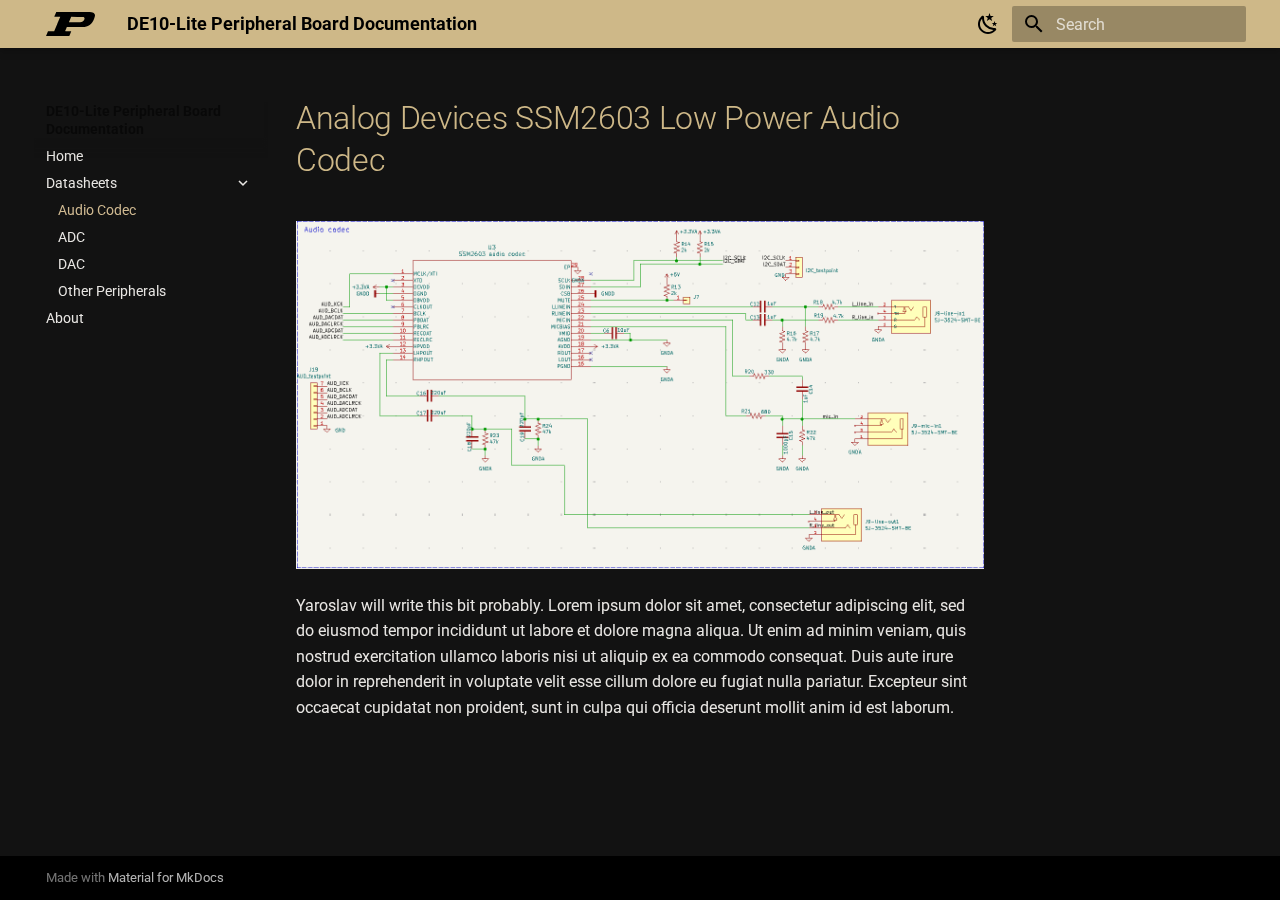
<file: codec/index.html>
<!doctype html>
<html lang="en" class="no-js">
  <head>
    
      <meta charset="utf-8">
      <meta name="viewport" content="width=device-width,initial-scale=1">
      
      
      
      
        <link rel="prev" href="..">
      
      
        <link rel="next" href="../adc/">
      
      
      <link rel="icon" href="../assets/images/favicon.png">
      <meta name="generator" content="mkdocs-1.5.3, mkdocs-material-9.4.0">
    
    
      
        <title>Audio Codec - DE10-Lite Peripheral Board Documentation</title>
      
    
    
      <link rel="stylesheet" href="../assets/stylesheets/main.9f615399.min.css">
      
        
        <link rel="stylesheet" href="../assets/stylesheets/palette.649f08f9.min.css">
      
      


    
    
      
    
    
      
        
        
        <link rel="preconnect" href="https://fonts.gstatic.com" crossorigin>
        <link rel="stylesheet" href="https://fonts.googleapis.com/css?family=Roboto:300,300i,400,400i,700,700i%7CRobot+Mono:400,400i,700,700i&display=fallback">
        <style>:root{--md-text-font:"Roboto";--md-code-font:"Robot Mono"}</style>
      
    
    
      <link rel="stylesheet" href="../stylesheets/extra.css">
    
    <script>__md_scope=new URL("..",location),__md_hash=e=>[...e].reduce((e,_)=>(e<<5)-e+_.charCodeAt(0),0),__md_get=(e,_=localStorage,t=__md_scope)=>JSON.parse(_.getItem(t.pathname+"."+e)),__md_set=(e,_,t=localStorage,a=__md_scope)=>{try{t.setItem(a.pathname+"."+e,JSON.stringify(_))}catch(e){}}</script>
    
      

    
    
    
  </head>
  
  
    
    
      
    
    
    
    
    <body dir="ltr" data-md-color-scheme="purdue-dark" data-md-color-primary="indigo" data-md-color-accent="indigo">
  
    
    
      <script>var palette=__md_get("__palette");if(palette&&"object"==typeof palette.color)for(var key of Object.keys(palette.color))document.body.setAttribute("data-md-color-"+key,palette.color[key])</script>
    
    <input class="md-toggle" data-md-toggle="drawer" type="checkbox" id="__drawer" autocomplete="off">
    <input class="md-toggle" data-md-toggle="search" type="checkbox" id="__search" autocomplete="off">
    <label class="md-overlay" for="__drawer"></label>
    <div data-md-component="skip">
      
        
        <a href="#analog-devices-ssm2603-low-power-audio-codec" class="md-skip">
          Skip to content
        </a>
      
    </div>
    <div data-md-component="announce">
      
    </div>
    
    
      

  

<header class="md-header md-header--shadow" data-md-component="header">
  <nav class="md-header__inner md-grid" aria-label="Header">
    <a href=".." title="DE10-Lite Peripheral Board Documentation" class="md-header__button md-logo" aria-label="DE10-Lite Peripheral Board Documentation" data-md-component="logo">
      
  <img src="../assets/logos/purdue_logo.svg" alt="logo">

    </a>
    <label class="md-header__button md-icon" for="__drawer">
      
      <svg xmlns="http://www.w3.org/2000/svg" viewBox="0 0 24 24"><path d="M3 6h18v2H3V6m0 5h18v2H3v-2m0 5h18v2H3v-2Z"/></svg>
    </label>
    <div class="md-header__title" data-md-component="header-title">
      <div class="md-header__ellipsis">
        <div class="md-header__topic">
          <span class="md-ellipsis">
            DE10-Lite Peripheral Board Documentation
          </span>
        </div>
        <div class="md-header__topic" data-md-component="header-topic">
          <span class="md-ellipsis">
            
              Audio Codec
            
          </span>
        </div>
      </div>
    </div>
    
      
        <form class="md-header__option" data-md-component="palette">
  
    
    
    
    <input class="md-option" data-md-color-media="" data-md-color-scheme="purdue-dark" data-md-color-primary="indigo" data-md-color-accent="indigo"  aria-label="Switch to light mode"  type="radio" name="__palette" id="__palette_1">
    
      <label class="md-header__button md-icon" title="Switch to light mode" for="__palette_2" hidden>
        <svg xmlns="http://www.w3.org/2000/svg" viewBox="0 0 24 24"><path d="m17.75 4.09-2.53 1.94.91 3.06-2.63-1.81-2.63 1.81.91-3.06-2.53-1.94L12.44 4l1.06-3 1.06 3 3.19.09m3.5 6.91-1.64 1.25.59 1.98-1.7-1.17-1.7 1.17.59-1.98L15.75 11l2.06-.05L18.5 9l.69 1.95 2.06.05m-2.28 4.95c.83-.08 1.72 1.1 1.19 1.85-.32.45-.66.87-1.08 1.27C15.17 23 8.84 23 4.94 19.07c-3.91-3.9-3.91-10.24 0-14.14.4-.4.82-.76 1.27-1.08.75-.53 1.93.36 1.85 1.19-.27 2.86.69 5.83 2.89 8.02a9.96 9.96 0 0 0 8.02 2.89m-1.64 2.02a12.08 12.08 0 0 1-7.8-3.47c-2.17-2.19-3.33-5-3.49-7.82-2.81 3.14-2.7 7.96.31 10.98 3.02 3.01 7.84 3.12 10.98.31Z"/></svg>
      </label>
    
  
    
    
    
    <input class="md-option" data-md-color-media="" data-md-color-scheme="purdue-light" data-md-color-primary="indigo" data-md-color-accent="indigo"  aria-label="Switch to dark mode"  type="radio" name="__palette" id="__palette_2">
    
      <label class="md-header__button md-icon" title="Switch to dark mode" for="__palette_1" hidden>
        <svg xmlns="http://www.w3.org/2000/svg" viewBox="0 0 24 24"><path d="M12 7a5 5 0 0 1 5 5 5 5 0 0 1-5 5 5 5 0 0 1-5-5 5 5 0 0 1 5-5m0 2a3 3 0 0 0-3 3 3 3 0 0 0 3 3 3 3 0 0 0 3-3 3 3 0 0 0-3-3m0-7 2.39 3.42C13.65 5.15 12.84 5 12 5c-.84 0-1.65.15-2.39.42L12 2M3.34 7l4.16-.35A7.2 7.2 0 0 0 5.94 8.5c-.44.74-.69 1.5-.83 2.29L3.34 7m.02 10 1.76-3.77a7.131 7.131 0 0 0 2.38 4.14L3.36 17M20.65 7l-1.77 3.79a7.023 7.023 0 0 0-2.38-4.15l4.15.36m-.01 10-4.14.36c.59-.51 1.12-1.14 1.54-1.86.42-.73.69-1.5.83-2.29L20.64 17M12 22l-2.41-3.44c.74.27 1.55.44 2.41.44.82 0 1.63-.17 2.37-.44L12 22Z"/></svg>
      </label>
    
  
</form>
      
    
    
    
      <label class="md-header__button md-icon" for="__search">
        
        <svg xmlns="http://www.w3.org/2000/svg" viewBox="0 0 24 24"><path d="M9.5 3A6.5 6.5 0 0 1 16 9.5c0 1.61-.59 3.09-1.56 4.23l.27.27h.79l5 5-1.5 1.5-5-5v-.79l-.27-.27A6.516 6.516 0 0 1 9.5 16 6.5 6.5 0 0 1 3 9.5 6.5 6.5 0 0 1 9.5 3m0 2C7 5 5 7 5 9.5S7 14 9.5 14 14 12 14 9.5 12 5 9.5 5Z"/></svg>
      </label>
      <div class="md-search" data-md-component="search" role="dialog">
  <label class="md-search__overlay" for="__search"></label>
  <div class="md-search__inner" role="search">
    <form class="md-search__form" name="search">
      <input type="text" class="md-search__input" name="query" aria-label="Search" placeholder="Search" autocapitalize="off" autocorrect="off" autocomplete="off" spellcheck="false" data-md-component="search-query" required>
      <label class="md-search__icon md-icon" for="__search">
        
        <svg xmlns="http://www.w3.org/2000/svg" viewBox="0 0 24 24"><path d="M9.5 3A6.5 6.5 0 0 1 16 9.5c0 1.61-.59 3.09-1.56 4.23l.27.27h.79l5 5-1.5 1.5-5-5v-.79l-.27-.27A6.516 6.516 0 0 1 9.5 16 6.5 6.5 0 0 1 3 9.5 6.5 6.5 0 0 1 9.5 3m0 2C7 5 5 7 5 9.5S7 14 9.5 14 14 12 14 9.5 12 5 9.5 5Z"/></svg>
        
        <svg xmlns="http://www.w3.org/2000/svg" viewBox="0 0 24 24"><path d="M20 11v2H8l5.5 5.5-1.42 1.42L4.16 12l7.92-7.92L13.5 5.5 8 11h12Z"/></svg>
      </label>
      <nav class="md-search__options" aria-label="Search">
        
        <button type="reset" class="md-search__icon md-icon" title="Clear" aria-label="Clear" tabindex="-1">
          
          <svg xmlns="http://www.w3.org/2000/svg" viewBox="0 0 24 24"><path d="M19 6.41 17.59 5 12 10.59 6.41 5 5 6.41 10.59 12 5 17.59 6.41 19 12 13.41 17.59 19 19 17.59 13.41 12 19 6.41Z"/></svg>
        </button>
      </nav>
      
    </form>
    <div class="md-search__output">
      <div class="md-search__scrollwrap" data-md-scrollfix>
        <div class="md-search-result" data-md-component="search-result">
          <div class="md-search-result__meta">
            Initializing search
          </div>
          <ol class="md-search-result__list" role="presentation"></ol>
        </div>
      </div>
    </div>
  </div>
</div>
    
    
  </nav>
  
</header>
    
    <div class="md-container" data-md-component="container">
      
      
        
          
        
      
      <main class="md-main" data-md-component="main">
        <div class="md-main__inner md-grid">
          
            
              
              <div class="md-sidebar md-sidebar--primary" data-md-component="sidebar" data-md-type="navigation" >
                <div class="md-sidebar__scrollwrap">
                  <div class="md-sidebar__inner">
                    



<nav class="md-nav md-nav--primary" aria-label="Navigation" data-md-level="0">
  <label class="md-nav__title" for="__drawer">
    <a href=".." title="DE10-Lite Peripheral Board Documentation" class="md-nav__button md-logo" aria-label="DE10-Lite Peripheral Board Documentation" data-md-component="logo">
      
  <img src="../assets/logos/purdue_logo.svg" alt="logo">

    </a>
    DE10-Lite Peripheral Board Documentation
  </label>
  
  <ul class="md-nav__list" data-md-scrollfix>
    
      
      
  
  
  
    <li class="md-nav__item">
      <a href=".." class="md-nav__link">
        
  
  <span class="md-ellipsis">
    Home
  </span>
  

      </a>
    </li>
  

    
      
      
  
  
    
  
  
    
    
    
    <li class="md-nav__item md-nav__item--active md-nav__item--nested">
      
        
        
        
        
        <input class="md-nav__toggle md-toggle " type="checkbox" id="__nav_2" checked>
        
          <label class="md-nav__link" for="__nav_2" id="__nav_2_label" tabindex="0">
            
  
  <span class="md-ellipsis">
    Datasheets
  </span>
  

            <span class="md-nav__icon md-icon"></span>
          </label>
        
        <nav class="md-nav" data-md-level="1" aria-labelledby="__nav_2_label" aria-expanded="true">
          <label class="md-nav__title" for="__nav_2">
            <span class="md-nav__icon md-icon"></span>
            Datasheets
          </label>
          <ul class="md-nav__list" data-md-scrollfix>
            
              
                
  
  
    
  
  
    <li class="md-nav__item md-nav__item--active">
      
      <input class="md-nav__toggle md-toggle" type="checkbox" id="__toc">
      
      
        
      
      
      <a href="./" class="md-nav__link md-nav__link--active">
        
  
  <span class="md-ellipsis">
    Audio Codec
  </span>
  

      </a>
      
    </li>
  

              
            
              
                
  
  
  
    <li class="md-nav__item">
      <a href="../adc/" class="md-nav__link">
        
  
  <span class="md-ellipsis">
    ADC
  </span>
  

      </a>
    </li>
  

              
            
              
                
  
  
  
    <li class="md-nav__item">
      <a href="../dac/" class="md-nav__link">
        
  
  <span class="md-ellipsis">
    DAC
  </span>
  

      </a>
    </li>
  

              
            
              
                
  
  
  
    <li class="md-nav__item">
      <a href="../other/" class="md-nav__link">
        
  
  <span class="md-ellipsis">
    Other Peripherals
  </span>
  

      </a>
    </li>
  

              
            
          </ul>
        </nav>
      
    </li>
  

    
      
      
  
  
  
    <li class="md-nav__item">
      <a href="../about/" class="md-nav__link">
        
  
  <span class="md-ellipsis">
    About
  </span>
  

      </a>
    </li>
  

    
  </ul>
</nav>
                  </div>
                </div>
              </div>
            
            
              
              <div class="md-sidebar md-sidebar--secondary" data-md-component="sidebar" data-md-type="toc" >
                <div class="md-sidebar__scrollwrap">
                  <div class="md-sidebar__inner">
                    

<nav class="md-nav md-nav--secondary" aria-label="Table of contents">
  
  
  
    
  
  
</nav>
                  </div>
                </div>
              </div>
            
          
          
            <div class="md-content" data-md-component="content">
              <article class="md-content__inner md-typeset">
                
                  


<h1 id="analog-devices-ssm2603-low-power-audio-codec">Analog Devices SSM2603 Low Power Audio Codec</h1>
<p><img alt="Codec Schematic" src="/assets/images/codec.png" /></p>
<p>Yaroslav will write this bit probably. Lorem ipsum dolor sit amet, consectetur adipiscing elit, sed do eiusmod tempor incididunt ut labore et dolore magna aliqua. Ut enim ad minim veniam, quis nostrud exercitation ullamco laboris nisi ut aliquip ex ea commodo consequat. Duis aute irure dolor in reprehenderit in voluptate velit esse cillum dolore eu fugiat nulla pariatur. Excepteur sint occaecat cupidatat non proident, sunt in culpa qui officia deserunt mollit anim id est laborum.</p>
<!-- insert pdf here -->





                
              </article>
            </div>
          
          
        </div>
        
      </main>
      
        <footer class="md-footer">
  
  <div class="md-footer-meta md-typeset">
    <div class="md-footer-meta__inner md-grid">
      <div class="md-copyright">
  
  
    Made with
    <a href="https://squidfunk.github.io/mkdocs-material/" target="_blank" rel="noopener">
      Material for MkDocs
    </a>
  
</div>
      
    </div>
  </div>
</footer>
      
    </div>
    <div class="md-dialog" data-md-component="dialog">
      <div class="md-dialog__inner md-typeset"></div>
    </div>
    
    <script id="__config" type="application/json">{"base": "..", "features": ["navigation.instant"], "search": "../assets/javascripts/workers/search.a264c092.min.js", "translations": {"clipboard.copied": "Copied to clipboard", "clipboard.copy": "Copy to clipboard", "search.result.more.one": "1 more on this page", "search.result.more.other": "# more on this page", "search.result.none": "No matching documents", "search.result.one": "1 matching document", "search.result.other": "# matching documents", "search.result.placeholder": "Type to start searching", "search.result.term.missing": "Missing", "select.version": "Select version"}}</script>
    
    
      <script src="../assets/javascripts/bundle.4e0fa4ba.min.js"></script>
      
    
  </body>
</html>
</file>
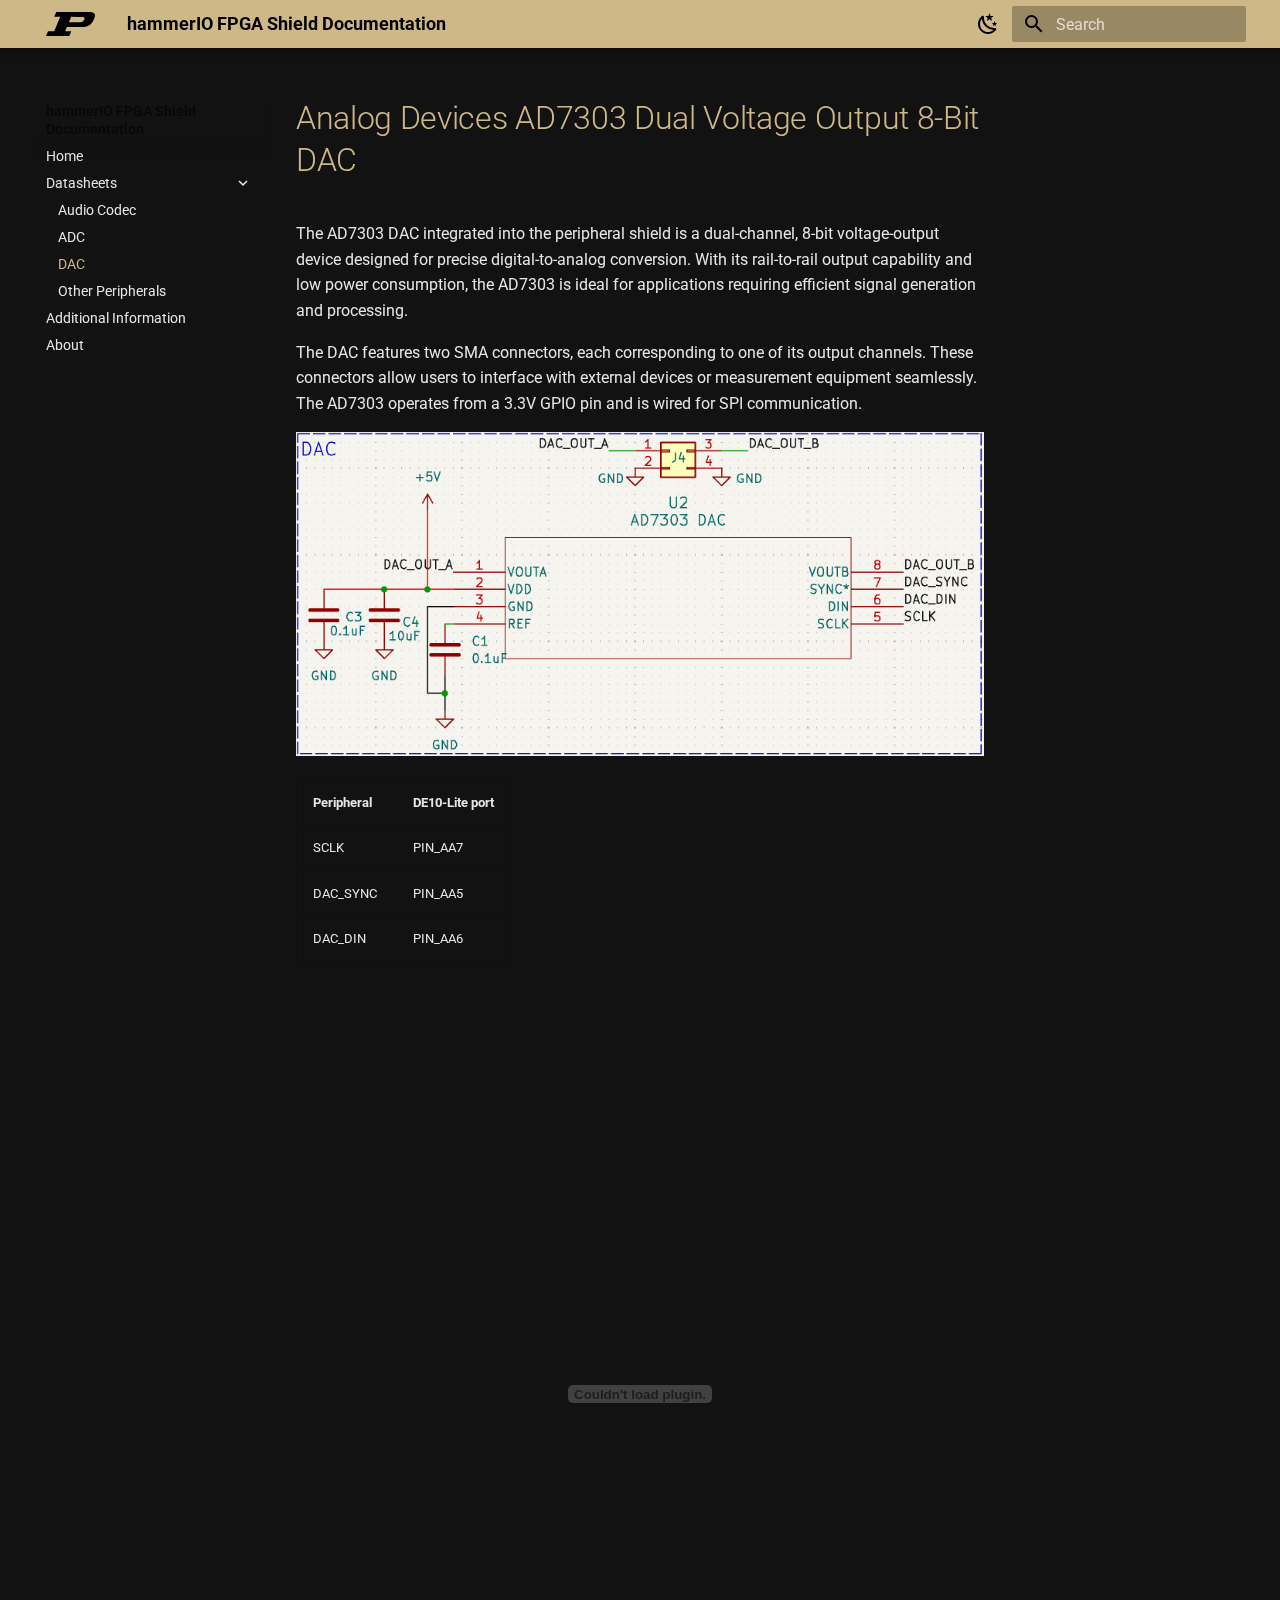
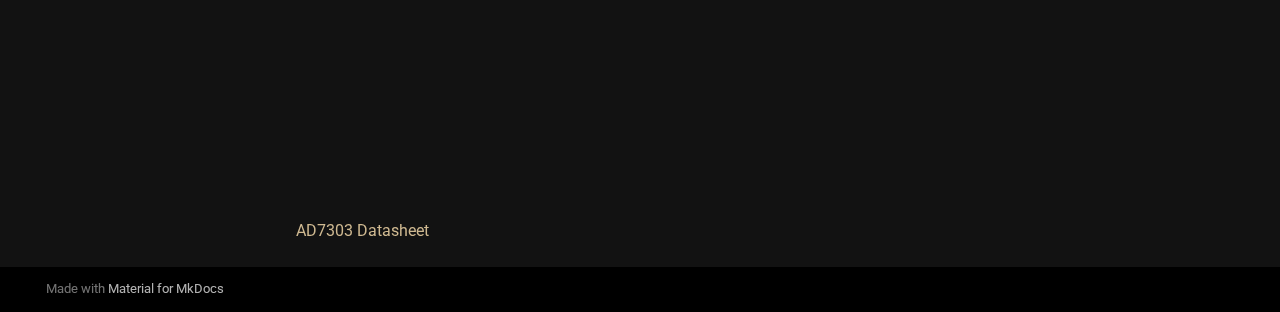
<file: dac/index.html>
<!doctype html>
<html lang="en" class="no-js">
  <head>
    
      <meta charset="utf-8">
      <meta name="viewport" content="width=device-width,initial-scale=1">
      
      
      
      
        <link rel="prev" href="../adc/">
      
      
        <link rel="next" href="../other/">
      
      
      <link rel="icon" href="../assets/images/favicon.png">
      <meta name="generator" content="mkdocs-1.5.3, mkdocs-material-9.4.0">
    
    
      
        <title>DAC - hammerIO FPGA Shield Documentation</title>
      
    
    
      <link rel="stylesheet" href="../assets/stylesheets/main.9f615399.min.css">
      
        
        <link rel="stylesheet" href="../assets/stylesheets/palette.649f08f9.min.css">
      
      


    
    
      
    
    
      
        
        
        <link rel="preconnect" href="https://fonts.gstatic.com" crossorigin>
        <link rel="stylesheet" href="https://fonts.googleapis.com/css?family=Roboto:300,300i,400,400i,700,700i%7CRobot+Mono:400,400i,700,700i&display=fallback">
        <style>:root{--md-text-font:"Roboto";--md-code-font:"Robot Mono"}</style>
      
    
    
      <link rel="stylesheet" href="../stylesheets/extra.css">
    
    <script>__md_scope=new URL("..",location),__md_hash=e=>[...e].reduce((e,_)=>(e<<5)-e+_.charCodeAt(0),0),__md_get=(e,_=localStorage,t=__md_scope)=>JSON.parse(_.getItem(t.pathname+"."+e)),__md_set=(e,_,t=localStorage,a=__md_scope)=>{try{t.setItem(a.pathname+"."+e,JSON.stringify(_))}catch(e){}}</script>
    
      

    
    
    
  </head>
  
  
    
    
      
    
    
    
    
    <body dir="ltr" data-md-color-scheme="purdue-dark" data-md-color-primary="indigo" data-md-color-accent="indigo">
  
    
    
      <script>var palette=__md_get("__palette");if(palette&&"object"==typeof palette.color)for(var key of Object.keys(palette.color))document.body.setAttribute("data-md-color-"+key,palette.color[key])</script>
    
    <input class="md-toggle" data-md-toggle="drawer" type="checkbox" id="__drawer" autocomplete="off">
    <input class="md-toggle" data-md-toggle="search" type="checkbox" id="__search" autocomplete="off">
    <label class="md-overlay" for="__drawer"></label>
    <div data-md-component="skip">
      
        
        <a href="#analog-devices-ad7303-dual-voltage-output-8-bit-dac" class="md-skip">
          Skip to content
        </a>
      
    </div>
    <div data-md-component="announce">
      
    </div>
    
    
      

  

<header class="md-header md-header--shadow" data-md-component="header">
  <nav class="md-header__inner md-grid" aria-label="Header">
    <a href=".." title="hammerIO FPGA Shield Documentation" class="md-header__button md-logo" aria-label="hammerIO FPGA Shield Documentation" data-md-component="logo">
      
  <img src="../assets/logos/purdue_logo.svg" alt="logo">

    </a>
    <label class="md-header__button md-icon" for="__drawer">
      
      <svg xmlns="http://www.w3.org/2000/svg" viewBox="0 0 24 24"><path d="M3 6h18v2H3V6m0 5h18v2H3v-2m0 5h18v2H3v-2Z"/></svg>
    </label>
    <div class="md-header__title" data-md-component="header-title">
      <div class="md-header__ellipsis">
        <div class="md-header__topic">
          <span class="md-ellipsis">
            hammerIO FPGA Shield Documentation
          </span>
        </div>
        <div class="md-header__topic" data-md-component="header-topic">
          <span class="md-ellipsis">
            
              DAC
            
          </span>
        </div>
      </div>
    </div>
    
      
        <form class="md-header__option" data-md-component="palette">
  
    
    
    
    <input class="md-option" data-md-color-media="" data-md-color-scheme="purdue-dark" data-md-color-primary="indigo" data-md-color-accent="indigo"  aria-label="Switch to light mode"  type="radio" name="__palette" id="__palette_1">
    
      <label class="md-header__button md-icon" title="Switch to light mode" for="__palette_2" hidden>
        <svg xmlns="http://www.w3.org/2000/svg" viewBox="0 0 24 24"><path d="m17.75 4.09-2.53 1.94.91 3.06-2.63-1.81-2.63 1.81.91-3.06-2.53-1.94L12.44 4l1.06-3 1.06 3 3.19.09m3.5 6.91-1.64 1.25.59 1.98-1.7-1.17-1.7 1.17.59-1.98L15.75 11l2.06-.05L18.5 9l.69 1.95 2.06.05m-2.28 4.95c.83-.08 1.72 1.1 1.19 1.85-.32.45-.66.87-1.08 1.27C15.17 23 8.84 23 4.94 19.07c-3.91-3.9-3.91-10.24 0-14.14.4-.4.82-.76 1.27-1.08.75-.53 1.93.36 1.85 1.19-.27 2.86.69 5.83 2.89 8.02a9.96 9.96 0 0 0 8.02 2.89m-1.64 2.02a12.08 12.08 0 0 1-7.8-3.47c-2.17-2.19-3.33-5-3.49-7.82-2.81 3.14-2.7 7.96.31 10.98 3.02 3.01 7.84 3.12 10.98.31Z"/></svg>
      </label>
    
  
    
    
    
    <input class="md-option" data-md-color-media="" data-md-color-scheme="purdue-light" data-md-color-primary="indigo" data-md-color-accent="indigo"  aria-label="Switch to dark mode"  type="radio" name="__palette" id="__palette_2">
    
      <label class="md-header__button md-icon" title="Switch to dark mode" for="__palette_1" hidden>
        <svg xmlns="http://www.w3.org/2000/svg" viewBox="0 0 24 24"><path d="M12 7a5 5 0 0 1 5 5 5 5 0 0 1-5 5 5 5 0 0 1-5-5 5 5 0 0 1 5-5m0 2a3 3 0 0 0-3 3 3 3 0 0 0 3 3 3 3 0 0 0 3-3 3 3 0 0 0-3-3m0-7 2.39 3.42C13.65 5.15 12.84 5 12 5c-.84 0-1.65.15-2.39.42L12 2M3.34 7l4.16-.35A7.2 7.2 0 0 0 5.94 8.5c-.44.74-.69 1.5-.83 2.29L3.34 7m.02 10 1.76-3.77a7.131 7.131 0 0 0 2.38 4.14L3.36 17M20.65 7l-1.77 3.79a7.023 7.023 0 0 0-2.38-4.15l4.15.36m-.01 10-4.14.36c.59-.51 1.12-1.14 1.54-1.86.42-.73.69-1.5.83-2.29L20.64 17M12 22l-2.41-3.44c.74.27 1.55.44 2.41.44.82 0 1.63-.17 2.37-.44L12 22Z"/></svg>
      </label>
    
  
</form>
      
    
    
    
      <label class="md-header__button md-icon" for="__search">
        
        <svg xmlns="http://www.w3.org/2000/svg" viewBox="0 0 24 24"><path d="M9.5 3A6.5 6.5 0 0 1 16 9.5c0 1.61-.59 3.09-1.56 4.23l.27.27h.79l5 5-1.5 1.5-5-5v-.79l-.27-.27A6.516 6.516 0 0 1 9.5 16 6.5 6.5 0 0 1 3 9.5 6.5 6.5 0 0 1 9.5 3m0 2C7 5 5 7 5 9.5S7 14 9.5 14 14 12 14 9.5 12 5 9.5 5Z"/></svg>
      </label>
      <div class="md-search" data-md-component="search" role="dialog">
  <label class="md-search__overlay" for="__search"></label>
  <div class="md-search__inner" role="search">
    <form class="md-search__form" name="search">
      <input type="text" class="md-search__input" name="query" aria-label="Search" placeholder="Search" autocapitalize="off" autocorrect="off" autocomplete="off" spellcheck="false" data-md-component="search-query" required>
      <label class="md-search__icon md-icon" for="__search">
        
        <svg xmlns="http://www.w3.org/2000/svg" viewBox="0 0 24 24"><path d="M9.5 3A6.5 6.5 0 0 1 16 9.5c0 1.61-.59 3.09-1.56 4.23l.27.27h.79l5 5-1.5 1.5-5-5v-.79l-.27-.27A6.516 6.516 0 0 1 9.5 16 6.5 6.5 0 0 1 3 9.5 6.5 6.5 0 0 1 9.5 3m0 2C7 5 5 7 5 9.5S7 14 9.5 14 14 12 14 9.5 12 5 9.5 5Z"/></svg>
        
        <svg xmlns="http://www.w3.org/2000/svg" viewBox="0 0 24 24"><path d="M20 11v2H8l5.5 5.5-1.42 1.42L4.16 12l7.92-7.92L13.5 5.5 8 11h12Z"/></svg>
      </label>
      <nav class="md-search__options" aria-label="Search">
        
        <button type="reset" class="md-search__icon md-icon" title="Clear" aria-label="Clear" tabindex="-1">
          
          <svg xmlns="http://www.w3.org/2000/svg" viewBox="0 0 24 24"><path d="M19 6.41 17.59 5 12 10.59 6.41 5 5 6.41 10.59 12 5 17.59 6.41 19 12 13.41 17.59 19 19 17.59 13.41 12 19 6.41Z"/></svg>
        </button>
      </nav>
      
    </form>
    <div class="md-search__output">
      <div class="md-search__scrollwrap" data-md-scrollfix>
        <div class="md-search-result" data-md-component="search-result">
          <div class="md-search-result__meta">
            Initializing search
          </div>
          <ol class="md-search-result__list" role="presentation"></ol>
        </div>
      </div>
    </div>
  </div>
</div>
    
    
  </nav>
  
</header>
    
    <div class="md-container" data-md-component="container">
      
      
        
          
        
      
      <main class="md-main" data-md-component="main">
        <div class="md-main__inner md-grid">
          
            
              
              <div class="md-sidebar md-sidebar--primary" data-md-component="sidebar" data-md-type="navigation" >
                <div class="md-sidebar__scrollwrap">
                  <div class="md-sidebar__inner">
                    



<nav class="md-nav md-nav--primary" aria-label="Navigation" data-md-level="0">
  <label class="md-nav__title" for="__drawer">
    <a href=".." title="hammerIO FPGA Shield Documentation" class="md-nav__button md-logo" aria-label="hammerIO FPGA Shield Documentation" data-md-component="logo">
      
  <img src="../assets/logos/purdue_logo.svg" alt="logo">

    </a>
    hammerIO FPGA Shield Documentation
  </label>
  
  <ul class="md-nav__list" data-md-scrollfix>
    
      
      
  
  
  
    <li class="md-nav__item">
      <a href=".." class="md-nav__link">
        
  
  <span class="md-ellipsis">
    Home
  </span>
  

      </a>
    </li>
  

    
      
      
  
  
    
  
  
    
    
    
    <li class="md-nav__item md-nav__item--active md-nav__item--nested">
      
        
        
        
        
        <input class="md-nav__toggle md-toggle " type="checkbox" id="__nav_2" checked>
        
          <label class="md-nav__link" for="__nav_2" id="__nav_2_label" tabindex="0">
            
  
  <span class="md-ellipsis">
    Datasheets
  </span>
  

            <span class="md-nav__icon md-icon"></span>
          </label>
        
        <nav class="md-nav" data-md-level="1" aria-labelledby="__nav_2_label" aria-expanded="true">
          <label class="md-nav__title" for="__nav_2">
            <span class="md-nav__icon md-icon"></span>
            Datasheets
          </label>
          <ul class="md-nav__list" data-md-scrollfix>
            
              
                
  
  
  
    <li class="md-nav__item">
      <a href="../codec/" class="md-nav__link">
        
  
  <span class="md-ellipsis">
    Audio Codec
  </span>
  

      </a>
    </li>
  

              
            
              
                
  
  
  
    <li class="md-nav__item">
      <a href="../adc/" class="md-nav__link">
        
  
  <span class="md-ellipsis">
    ADC
  </span>
  

      </a>
    </li>
  

              
            
              
                
  
  
    
  
  
    <li class="md-nav__item md-nav__item--active">
      
      <input class="md-nav__toggle md-toggle" type="checkbox" id="__toc">
      
      
        
      
      
      <a href="./" class="md-nav__link md-nav__link--active">
        
  
  <span class="md-ellipsis">
    DAC
  </span>
  

      </a>
      
    </li>
  

              
            
              
                
  
  
  
    <li class="md-nav__item">
      <a href="../other/" class="md-nav__link">
        
  
  <span class="md-ellipsis">
    Other Peripherals
  </span>
  

      </a>
    </li>
  

              
            
          </ul>
        </nav>
      
    </li>
  

    
      
      
  
  
  
    <li class="md-nav__item">
      <a href="../info/" class="md-nav__link">
        
  
  <span class="md-ellipsis">
    Additional Information
  </span>
  

      </a>
    </li>
  

    
      
      
  
  
  
    <li class="md-nav__item">
      <a href="../about/" class="md-nav__link">
        
  
  <span class="md-ellipsis">
    About
  </span>
  

      </a>
    </li>
  

    
  </ul>
</nav>
                  </div>
                </div>
              </div>
            
            
              
              <div class="md-sidebar md-sidebar--secondary" data-md-component="sidebar" data-md-type="toc" >
                <div class="md-sidebar__scrollwrap">
                  <div class="md-sidebar__inner">
                    

<nav class="md-nav md-nav--secondary" aria-label="Table of contents">
  
  
  
    
  
  
</nav>
                  </div>
                </div>
              </div>
            
          
          
            <div class="md-content" data-md-component="content">
              <article class="md-content__inner md-typeset">
                
                  


<h1 id="analog-devices-ad7303-dual-voltage-output-8-bit-dac">Analog Devices AD7303 Dual Voltage Output 8-Bit DAC</h1>
<p>The AD7303 DAC integrated into the peripheral shield is a dual-channel, 8-bit voltage-output device designed for precise digital-to-analog conversion. With its rail-to-rail output capability and low power consumption, the AD7303 is ideal for applications requiring efficient signal generation and processing. </p>
<p>The DAC features two SMA connectors, each corresponding to one of its output channels. These connectors allow users to interface with external devices or measurement equipment seamlessly. The AD7303 operates from a 3.3V GPIO pin and is wired for SPI communication. </p>
<p><img alt="DAC Schematic" src="../assets/images/dac.png" /></p>
<table>
<thead>
<tr>
<th>Peripheral</th>
<th>DE10-Lite port</th>
</tr>
</thead>
<tbody>
<tr>
<td>SCLK</td>
<td>PIN_AA7</td>
</tr>
<tr>
<td>DAC_SYNC</td>
<td>PIN_AA5</td>
</tr>
<tr>
<td>DAC_DIN</td>
<td>PIN_AA6</td>
</tr>
</tbody>
</table>
<!-- insert pdf here -->
<object data="../assets/datasheets/AD7303_dac.pdf" type="application/pdf" width="100%" height="800px">
    <embed src="../assets/datasheets/AD7303_dac.pdf" type="application/pdf" width="100%" height="800px">
</object>

<p><a href="https://www.analog.com/media/en/technical-documentation/data-sheets/ad7303.pdf">AD7303 Datasheet</a></p>





                
              </article>
            </div>
          
          
        </div>
        
      </main>
      
        <footer class="md-footer">
  
  <div class="md-footer-meta md-typeset">
    <div class="md-footer-meta__inner md-grid">
      <div class="md-copyright">
  
  
    Made with
    <a href="https://squidfunk.github.io/mkdocs-material/" target="_blank" rel="noopener">
      Material for MkDocs
    </a>
  
</div>
      
    </div>
  </div>
</footer>
      
    </div>
    <div class="md-dialog" data-md-component="dialog">
      <div class="md-dialog__inner md-typeset"></div>
    </div>
    
    <script id="__config" type="application/json">{"base": "..", "features": ["navigation.instant"], "search": "../assets/javascripts/workers/search.a264c092.min.js", "translations": {"clipboard.copied": "Copied to clipboard", "clipboard.copy": "Copy to clipboard", "search.result.more.one": "1 more on this page", "search.result.more.other": "# more on this page", "search.result.none": "No matching documents", "search.result.one": "1 matching document", "search.result.other": "# matching documents", "search.result.placeholder": "Type to start searching", "search.result.term.missing": "Missing", "select.version": "Select version"}}</script>
    
    
      <script src="../assets/javascripts/bundle.4e0fa4ba.min.js"></script>
      
    
  </body>
</html>
</file>
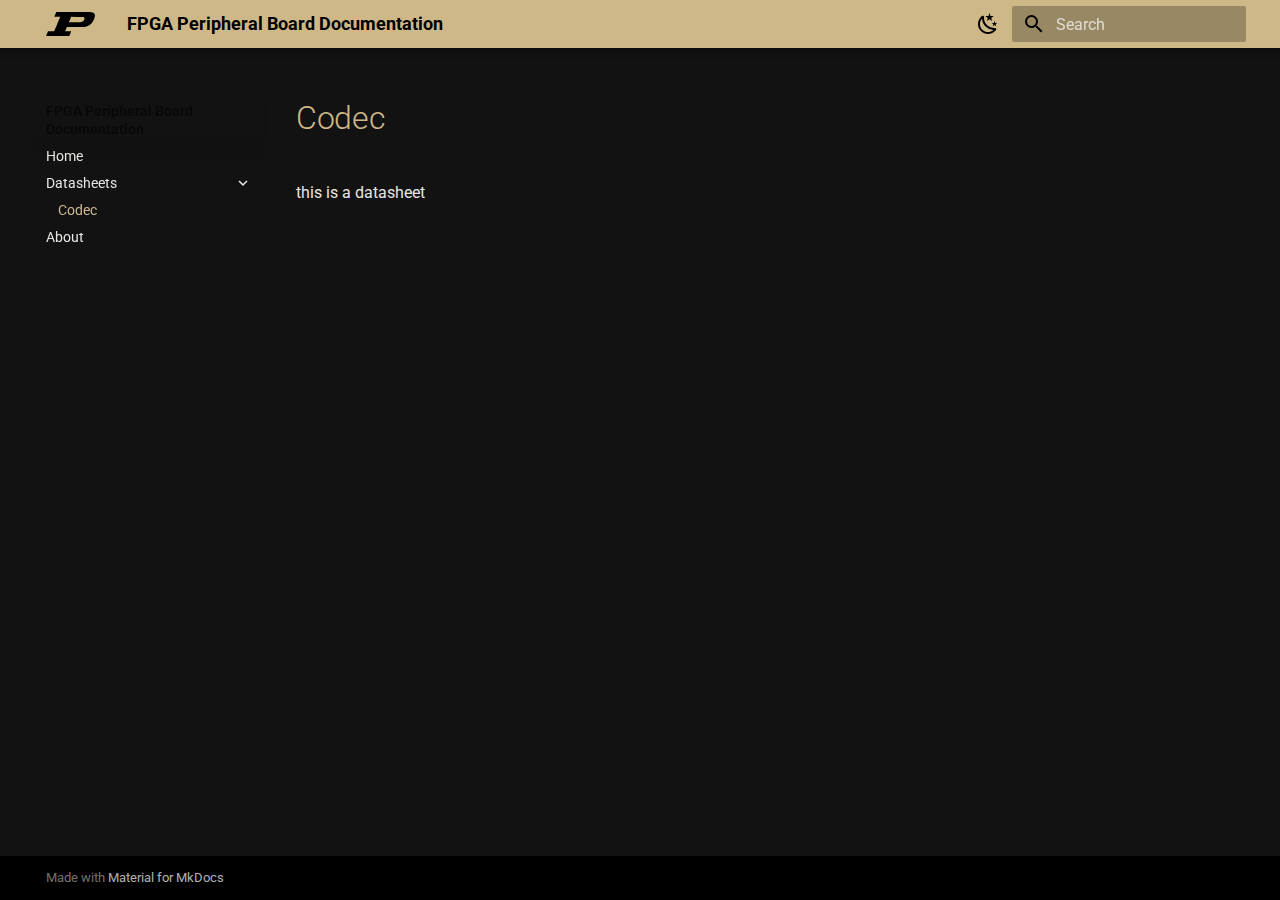
<file: datasheet1/index.html>
<!doctype html>
<html lang="en" class="no-js">
  <head>
    
      <meta charset="utf-8">
      <meta name="viewport" content="width=device-width,initial-scale=1">
      
      
      
      
        <link rel="prev" href="..">
      
      
        <link rel="next" href="../about/">
      
      
      <link rel="icon" href="../assets/images/favicon.png">
      <meta name="generator" content="mkdocs-1.5.3, mkdocs-material-9.4.0">
    
    
      
        <title>Codec - FPGA Peripheral Board Documentation</title>
      
    
    
      <link rel="stylesheet" href="../assets/stylesheets/main.9f615399.min.css">
      
        
        <link rel="stylesheet" href="../assets/stylesheets/palette.649f08f9.min.css">
      
      


    
    
      
    
    
      
        
        
        <link rel="preconnect" href="https://fonts.gstatic.com" crossorigin>
        <link rel="stylesheet" href="https://fonts.googleapis.com/css?family=Roboto:300,300i,400,400i,700,700i%7CRobot+Mono:400,400i,700,700i&display=fallback">
        <style>:root{--md-text-font:"Roboto";--md-code-font:"Robot Mono"}</style>
      
    
    
      <link rel="stylesheet" href="../stylesheets/extra.css">
    
    <script>__md_scope=new URL("..",location),__md_hash=e=>[...e].reduce((e,_)=>(e<<5)-e+_.charCodeAt(0),0),__md_get=(e,_=localStorage,t=__md_scope)=>JSON.parse(_.getItem(t.pathname+"."+e)),__md_set=(e,_,t=localStorage,a=__md_scope)=>{try{t.setItem(a.pathname+"."+e,JSON.stringify(_))}catch(e){}}</script>
    
      

    
    
    
  </head>
  
  
    
    
      
    
    
    
    
    <body dir="ltr" data-md-color-scheme="purdue-dark" data-md-color-primary="indigo" data-md-color-accent="indigo">
  
    
    
      <script>var palette=__md_get("__palette");if(palette&&"object"==typeof palette.color)for(var key of Object.keys(palette.color))document.body.setAttribute("data-md-color-"+key,palette.color[key])</script>
    
    <input class="md-toggle" data-md-toggle="drawer" type="checkbox" id="__drawer" autocomplete="off">
    <input class="md-toggle" data-md-toggle="search" type="checkbox" id="__search" autocomplete="off">
    <label class="md-overlay" for="__drawer"></label>
    <div data-md-component="skip">
      
    </div>
    <div data-md-component="announce">
      
    </div>
    
    
      

  

<header class="md-header md-header--shadow" data-md-component="header">
  <nav class="md-header__inner md-grid" aria-label="Header">
    <a href=".." title="FPGA Peripheral Board Documentation" class="md-header__button md-logo" aria-label="FPGA Peripheral Board Documentation" data-md-component="logo">
      
  <img src="../assets/logos/purdue_logo.svg" alt="logo">

    </a>
    <label class="md-header__button md-icon" for="__drawer">
      
      <svg xmlns="http://www.w3.org/2000/svg" viewBox="0 0 24 24"><path d="M3 6h18v2H3V6m0 5h18v2H3v-2m0 5h18v2H3v-2Z"/></svg>
    </label>
    <div class="md-header__title" data-md-component="header-title">
      <div class="md-header__ellipsis">
        <div class="md-header__topic">
          <span class="md-ellipsis">
            FPGA Peripheral Board Documentation
          </span>
        </div>
        <div class="md-header__topic" data-md-component="header-topic">
          <span class="md-ellipsis">
            
              Codec
            
          </span>
        </div>
      </div>
    </div>
    
      
        <form class="md-header__option" data-md-component="palette">
  
    
    
    
    <input class="md-option" data-md-color-media="" data-md-color-scheme="purdue-dark" data-md-color-primary="indigo" data-md-color-accent="indigo"  aria-label="Switch to light mode"  type="radio" name="__palette" id="__palette_1">
    
      <label class="md-header__button md-icon" title="Switch to light mode" for="__palette_2" hidden>
        <svg xmlns="http://www.w3.org/2000/svg" viewBox="0 0 24 24"><path d="m17.75 4.09-2.53 1.94.91 3.06-2.63-1.81-2.63 1.81.91-3.06-2.53-1.94L12.44 4l1.06-3 1.06 3 3.19.09m3.5 6.91-1.64 1.25.59 1.98-1.7-1.17-1.7 1.17.59-1.98L15.75 11l2.06-.05L18.5 9l.69 1.95 2.06.05m-2.28 4.95c.83-.08 1.72 1.1 1.19 1.85-.32.45-.66.87-1.08 1.27C15.17 23 8.84 23 4.94 19.07c-3.91-3.9-3.91-10.24 0-14.14.4-.4.82-.76 1.27-1.08.75-.53 1.93.36 1.85 1.19-.27 2.86.69 5.83 2.89 8.02a9.96 9.96 0 0 0 8.02 2.89m-1.64 2.02a12.08 12.08 0 0 1-7.8-3.47c-2.17-2.19-3.33-5-3.49-7.82-2.81 3.14-2.7 7.96.31 10.98 3.02 3.01 7.84 3.12 10.98.31Z"/></svg>
      </label>
    
  
    
    
    
    <input class="md-option" data-md-color-media="" data-md-color-scheme="purdue-light" data-md-color-primary="indigo" data-md-color-accent="indigo"  aria-label="Switch to dark mode"  type="radio" name="__palette" id="__palette_2">
    
      <label class="md-header__button md-icon" title="Switch to dark mode" for="__palette_1" hidden>
        <svg xmlns="http://www.w3.org/2000/svg" viewBox="0 0 24 24"><path d="M12 7a5 5 0 0 1 5 5 5 5 0 0 1-5 5 5 5 0 0 1-5-5 5 5 0 0 1 5-5m0 2a3 3 0 0 0-3 3 3 3 0 0 0 3 3 3 3 0 0 0 3-3 3 3 0 0 0-3-3m0-7 2.39 3.42C13.65 5.15 12.84 5 12 5c-.84 0-1.65.15-2.39.42L12 2M3.34 7l4.16-.35A7.2 7.2 0 0 0 5.94 8.5c-.44.74-.69 1.5-.83 2.29L3.34 7m.02 10 1.76-3.77a7.131 7.131 0 0 0 2.38 4.14L3.36 17M20.65 7l-1.77 3.79a7.023 7.023 0 0 0-2.38-4.15l4.15.36m-.01 10-4.14.36c.59-.51 1.12-1.14 1.54-1.86.42-.73.69-1.5.83-2.29L20.64 17M12 22l-2.41-3.44c.74.27 1.55.44 2.41.44.82 0 1.63-.17 2.37-.44L12 22Z"/></svg>
      </label>
    
  
</form>
      
    
    
    
      <label class="md-header__button md-icon" for="__search">
        
        <svg xmlns="http://www.w3.org/2000/svg" viewBox="0 0 24 24"><path d="M9.5 3A6.5 6.5 0 0 1 16 9.5c0 1.61-.59 3.09-1.56 4.23l.27.27h.79l5 5-1.5 1.5-5-5v-.79l-.27-.27A6.516 6.516 0 0 1 9.5 16 6.5 6.5 0 0 1 3 9.5 6.5 6.5 0 0 1 9.5 3m0 2C7 5 5 7 5 9.5S7 14 9.5 14 14 12 14 9.5 12 5 9.5 5Z"/></svg>
      </label>
      <div class="md-search" data-md-component="search" role="dialog">
  <label class="md-search__overlay" for="__search"></label>
  <div class="md-search__inner" role="search">
    <form class="md-search__form" name="search">
      <input type="text" class="md-search__input" name="query" aria-label="Search" placeholder="Search" autocapitalize="off" autocorrect="off" autocomplete="off" spellcheck="false" data-md-component="search-query" required>
      <label class="md-search__icon md-icon" for="__search">
        
        <svg xmlns="http://www.w3.org/2000/svg" viewBox="0 0 24 24"><path d="M9.5 3A6.5 6.5 0 0 1 16 9.5c0 1.61-.59 3.09-1.56 4.23l.27.27h.79l5 5-1.5 1.5-5-5v-.79l-.27-.27A6.516 6.516 0 0 1 9.5 16 6.5 6.5 0 0 1 3 9.5 6.5 6.5 0 0 1 9.5 3m0 2C7 5 5 7 5 9.5S7 14 9.5 14 14 12 14 9.5 12 5 9.5 5Z"/></svg>
        
        <svg xmlns="http://www.w3.org/2000/svg" viewBox="0 0 24 24"><path d="M20 11v2H8l5.5 5.5-1.42 1.42L4.16 12l7.92-7.92L13.5 5.5 8 11h12Z"/></svg>
      </label>
      <nav class="md-search__options" aria-label="Search">
        
        <button type="reset" class="md-search__icon md-icon" title="Clear" aria-label="Clear" tabindex="-1">
          
          <svg xmlns="http://www.w3.org/2000/svg" viewBox="0 0 24 24"><path d="M19 6.41 17.59 5 12 10.59 6.41 5 5 6.41 10.59 12 5 17.59 6.41 19 12 13.41 17.59 19 19 17.59 13.41 12 19 6.41Z"/></svg>
        </button>
      </nav>
      
    </form>
    <div class="md-search__output">
      <div class="md-search__scrollwrap" data-md-scrollfix>
        <div class="md-search-result" data-md-component="search-result">
          <div class="md-search-result__meta">
            Initializing search
          </div>
          <ol class="md-search-result__list" role="presentation"></ol>
        </div>
      </div>
    </div>
  </div>
</div>
    
    
  </nav>
  
</header>
    
    <div class="md-container" data-md-component="container">
      
      
        
          
        
      
      <main class="md-main" data-md-component="main">
        <div class="md-main__inner md-grid">
          
            
              
              <div class="md-sidebar md-sidebar--primary" data-md-component="sidebar" data-md-type="navigation" >
                <div class="md-sidebar__scrollwrap">
                  <div class="md-sidebar__inner">
                    



<nav class="md-nav md-nav--primary" aria-label="Navigation" data-md-level="0">
  <label class="md-nav__title" for="__drawer">
    <a href=".." title="FPGA Peripheral Board Documentation" class="md-nav__button md-logo" aria-label="FPGA Peripheral Board Documentation" data-md-component="logo">
      
  <img src="../assets/logos/purdue_logo.svg" alt="logo">

    </a>
    FPGA Peripheral Board Documentation
  </label>
  
  <ul class="md-nav__list" data-md-scrollfix>
    
      
      
  
  
  
    <li class="md-nav__item">
      <a href=".." class="md-nav__link">
        
  
  <span class="md-ellipsis">
    Home
  </span>
  

      </a>
    </li>
  

    
      
      
  
  
    
  
  
    
    
    
    <li class="md-nav__item md-nav__item--active md-nav__item--nested">
      
        
        
        
        
        <input class="md-nav__toggle md-toggle " type="checkbox" id="__nav_2" checked>
        
          <label class="md-nav__link" for="__nav_2" id="__nav_2_label" tabindex="0">
            
  
  <span class="md-ellipsis">
    Datasheets
  </span>
  

            <span class="md-nav__icon md-icon"></span>
          </label>
        
        <nav class="md-nav" data-md-level="1" aria-labelledby="__nav_2_label" aria-expanded="true">
          <label class="md-nav__title" for="__nav_2">
            <span class="md-nav__icon md-icon"></span>
            Datasheets
          </label>
          <ul class="md-nav__list" data-md-scrollfix>
            
              
                
  
  
    
  
  
    <li class="md-nav__item md-nav__item--active">
      
      <input class="md-nav__toggle md-toggle" type="checkbox" id="__toc">
      
      
      
      <a href="./" class="md-nav__link md-nav__link--active">
        
  
  <span class="md-ellipsis">
    Codec
  </span>
  

      </a>
      
    </li>
  

              
            
          </ul>
        </nav>
      
    </li>
  

    
      
      
  
  
  
    <li class="md-nav__item">
      <a href="../about/" class="md-nav__link">
        
  
  <span class="md-ellipsis">
    About
  </span>
  

      </a>
    </li>
  

    
  </ul>
</nav>
                  </div>
                </div>
              </div>
            
            
              
              <div class="md-sidebar md-sidebar--secondary" data-md-component="sidebar" data-md-type="toc" >
                <div class="md-sidebar__scrollwrap">
                  <div class="md-sidebar__inner">
                    

<nav class="md-nav md-nav--secondary" aria-label="Table of contents">
  
  
  
  
</nav>
                  </div>
                </div>
              </div>
            
          
          
            <div class="md-content" data-md-component="content">
              <article class="md-content__inner md-typeset">
                
                  


  <h1>Codec</h1>

<p>this is a datasheet</p>





                
              </article>
            </div>
          
          
        </div>
        
      </main>
      
        <footer class="md-footer">
  
  <div class="md-footer-meta md-typeset">
    <div class="md-footer-meta__inner md-grid">
      <div class="md-copyright">
  
  
    Made with
    <a href="https://squidfunk.github.io/mkdocs-material/" target="_blank" rel="noopener">
      Material for MkDocs
    </a>
  
</div>
      
    </div>
  </div>
</footer>
      
    </div>
    <div class="md-dialog" data-md-component="dialog">
      <div class="md-dialog__inner md-typeset"></div>
    </div>
    
    <script id="__config" type="application/json">{"base": "..", "features": ["navigation.instant"], "search": "../assets/javascripts/workers/search.a264c092.min.js", "translations": {"clipboard.copied": "Copied to clipboard", "clipboard.copy": "Copy to clipboard", "search.result.more.one": "1 more on this page", "search.result.more.other": "# more on this page", "search.result.none": "No matching documents", "search.result.one": "1 matching document", "search.result.other": "# matching documents", "search.result.placeholder": "Type to start searching", "search.result.term.missing": "Missing", "select.version": "Select version"}}</script>
    
    
      <script src="../assets/javascripts/bundle.4e0fa4ba.min.js"></script>
      
    
  </body>
</html>
</file>
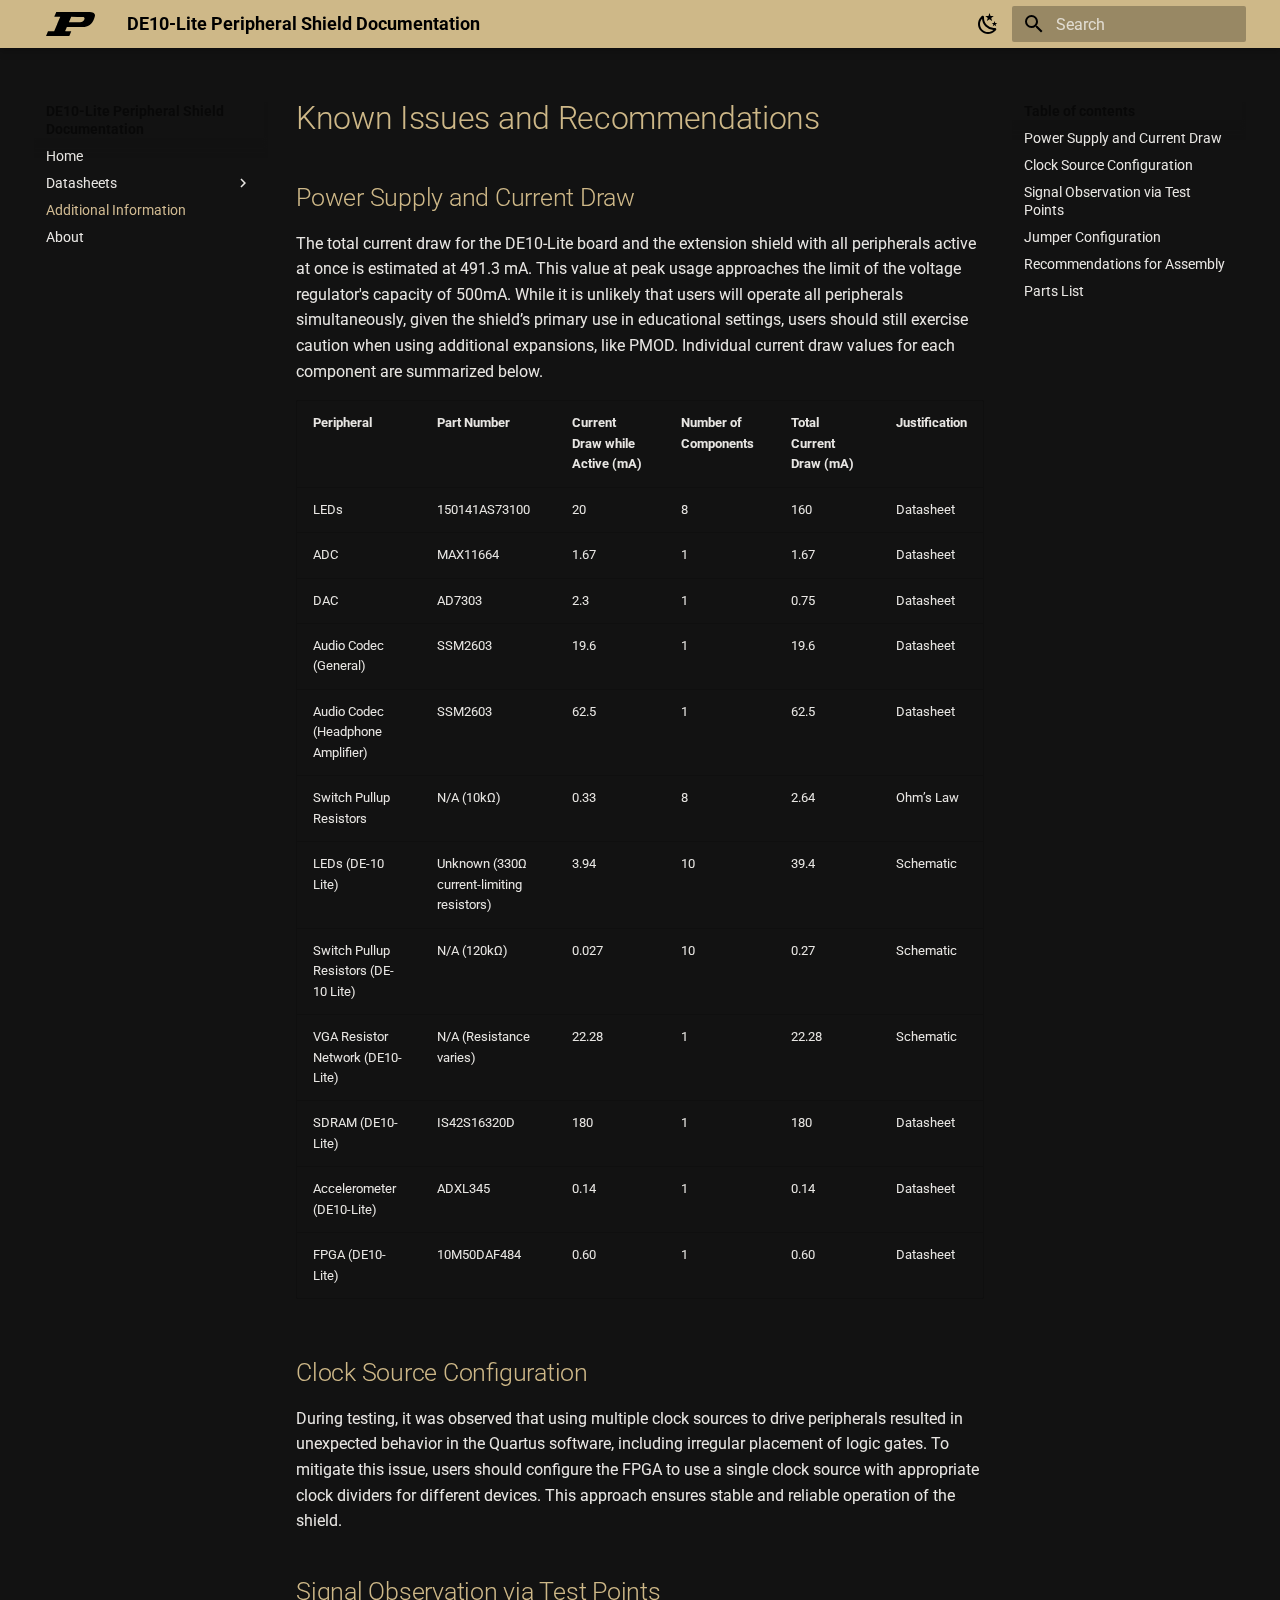
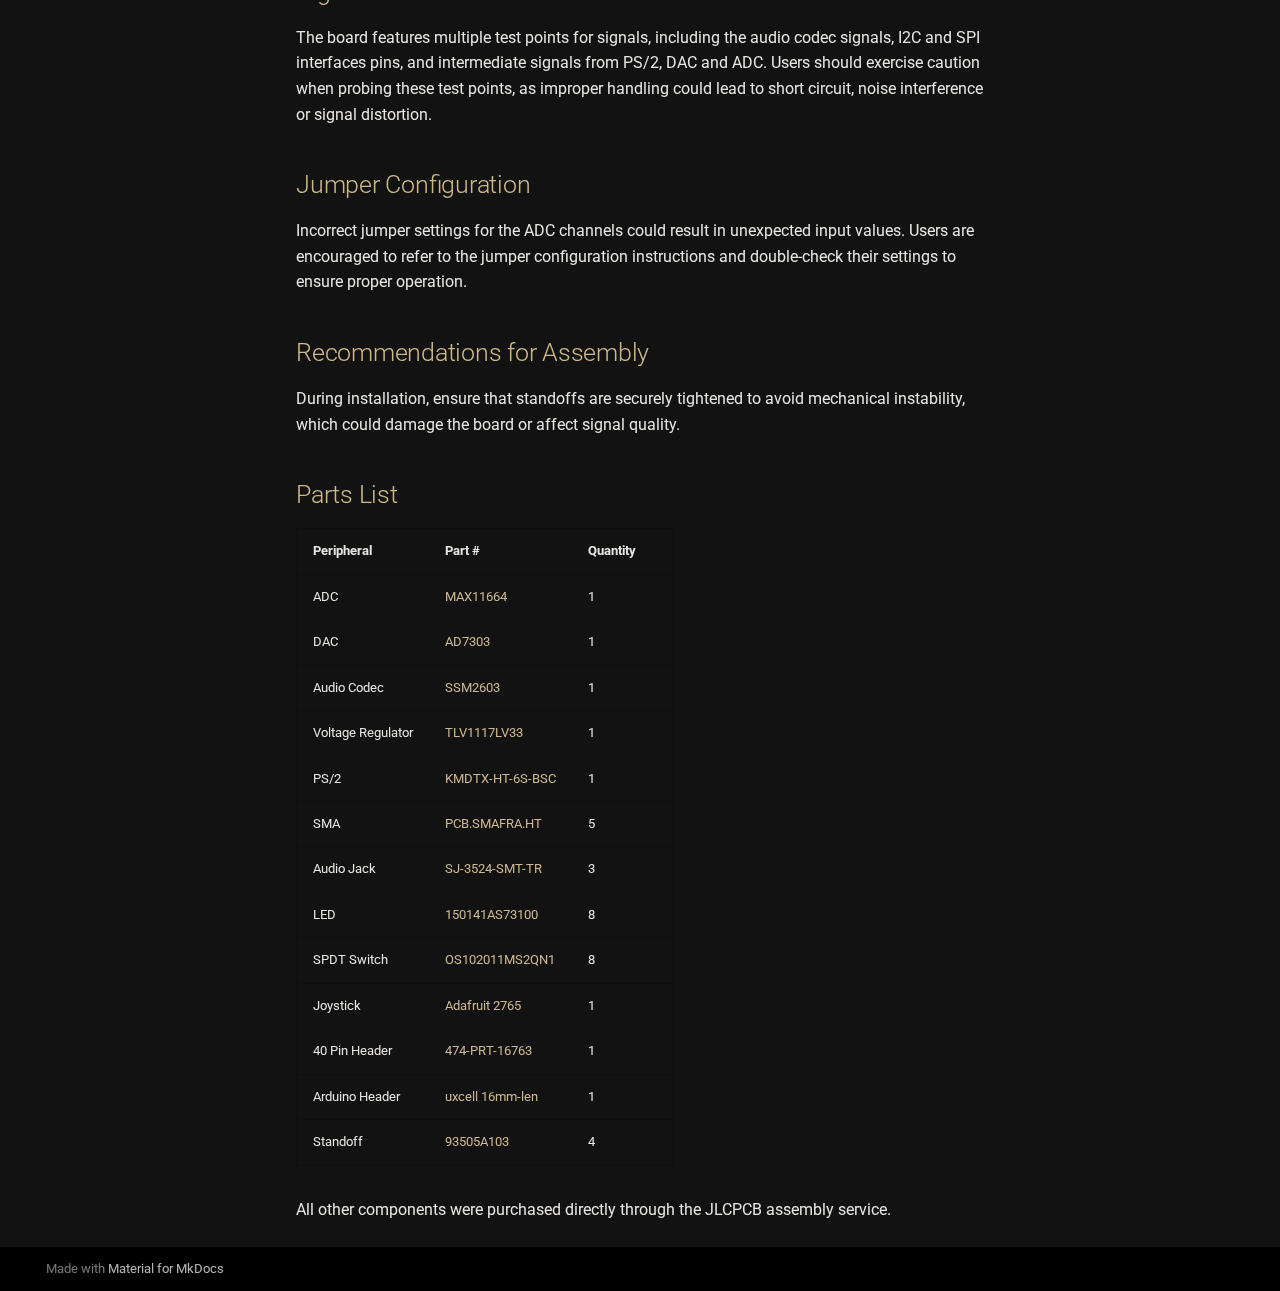
<file: info/index.html>
<!doctype html>
<html lang="en" class="no-js">
  <head>
    
      <meta charset="utf-8">
      <meta name="viewport" content="width=device-width,initial-scale=1">
      
      
      
      
        <link rel="prev" href="../other/">
      
      
        <link rel="next" href="../about/">
      
      
      <link rel="icon" href="../assets/images/favicon.png">
      <meta name="generator" content="mkdocs-1.5.3, mkdocs-material-9.4.0">
    
    
      
        <title>Additional Information - DE10-Lite Peripheral Shield Documentation</title>
      
    
    
      <link rel="stylesheet" href="../assets/stylesheets/main.9f615399.min.css">
      
        
        <link rel="stylesheet" href="../assets/stylesheets/palette.649f08f9.min.css">
      
      


    
    
      
    
    
      
        
        
        <link rel="preconnect" href="https://fonts.gstatic.com" crossorigin>
        <link rel="stylesheet" href="https://fonts.googleapis.com/css?family=Roboto:300,300i,400,400i,700,700i%7CRobot+Mono:400,400i,700,700i&display=fallback">
        <style>:root{--md-text-font:"Roboto";--md-code-font:"Robot Mono"}</style>
      
    
    
      <link rel="stylesheet" href="../stylesheets/extra.css">
    
    <script>__md_scope=new URL("..",location),__md_hash=e=>[...e].reduce((e,_)=>(e<<5)-e+_.charCodeAt(0),0),__md_get=(e,_=localStorage,t=__md_scope)=>JSON.parse(_.getItem(t.pathname+"."+e)),__md_set=(e,_,t=localStorage,a=__md_scope)=>{try{t.setItem(a.pathname+"."+e,JSON.stringify(_))}catch(e){}}</script>
    
      

    
    
    
  </head>
  
  
    
    
      
    
    
    
    
    <body dir="ltr" data-md-color-scheme="purdue-dark" data-md-color-primary="indigo" data-md-color-accent="indigo">
  
    
    
      <script>var palette=__md_get("__palette");if(palette&&"object"==typeof palette.color)for(var key of Object.keys(palette.color))document.body.setAttribute("data-md-color-"+key,palette.color[key])</script>
    
    <input class="md-toggle" data-md-toggle="drawer" type="checkbox" id="__drawer" autocomplete="off">
    <input class="md-toggle" data-md-toggle="search" type="checkbox" id="__search" autocomplete="off">
    <label class="md-overlay" for="__drawer"></label>
    <div data-md-component="skip">
      
        
        <a href="#known-issues-and-recommendations" class="md-skip">
          Skip to content
        </a>
      
    </div>
    <div data-md-component="announce">
      
    </div>
    
    
      

  

<header class="md-header md-header--shadow" data-md-component="header">
  <nav class="md-header__inner md-grid" aria-label="Header">
    <a href=".." title="DE10-Lite Peripheral Shield Documentation" class="md-header__button md-logo" aria-label="DE10-Lite Peripheral Shield Documentation" data-md-component="logo">
      
  <img src="../assets/logos/purdue_logo.svg" alt="logo">

    </a>
    <label class="md-header__button md-icon" for="__drawer">
      
      <svg xmlns="http://www.w3.org/2000/svg" viewBox="0 0 24 24"><path d="M3 6h18v2H3V6m0 5h18v2H3v-2m0 5h18v2H3v-2Z"/></svg>
    </label>
    <div class="md-header__title" data-md-component="header-title">
      <div class="md-header__ellipsis">
        <div class="md-header__topic">
          <span class="md-ellipsis">
            DE10-Lite Peripheral Shield Documentation
          </span>
        </div>
        <div class="md-header__topic" data-md-component="header-topic">
          <span class="md-ellipsis">
            
              Additional Information
            
          </span>
        </div>
      </div>
    </div>
    
      
        <form class="md-header__option" data-md-component="palette">
  
    
    
    
    <input class="md-option" data-md-color-media="" data-md-color-scheme="purdue-dark" data-md-color-primary="indigo" data-md-color-accent="indigo"  aria-label="Switch to light mode"  type="radio" name="__palette" id="__palette_1">
    
      <label class="md-header__button md-icon" title="Switch to light mode" for="__palette_2" hidden>
        <svg xmlns="http://www.w3.org/2000/svg" viewBox="0 0 24 24"><path d="m17.75 4.09-2.53 1.94.91 3.06-2.63-1.81-2.63 1.81.91-3.06-2.53-1.94L12.44 4l1.06-3 1.06 3 3.19.09m3.5 6.91-1.64 1.25.59 1.98-1.7-1.17-1.7 1.17.59-1.98L15.75 11l2.06-.05L18.5 9l.69 1.95 2.06.05m-2.28 4.95c.83-.08 1.72 1.1 1.19 1.85-.32.45-.66.87-1.08 1.27C15.17 23 8.84 23 4.94 19.07c-3.91-3.9-3.91-10.24 0-14.14.4-.4.82-.76 1.27-1.08.75-.53 1.93.36 1.85 1.19-.27 2.86.69 5.83 2.89 8.02a9.96 9.96 0 0 0 8.02 2.89m-1.64 2.02a12.08 12.08 0 0 1-7.8-3.47c-2.17-2.19-3.33-5-3.49-7.82-2.81 3.14-2.7 7.96.31 10.98 3.02 3.01 7.84 3.12 10.98.31Z"/></svg>
      </label>
    
  
    
    
    
    <input class="md-option" data-md-color-media="" data-md-color-scheme="purdue-light" data-md-color-primary="indigo" data-md-color-accent="indigo"  aria-label="Switch to dark mode"  type="radio" name="__palette" id="__palette_2">
    
      <label class="md-header__button md-icon" title="Switch to dark mode" for="__palette_1" hidden>
        <svg xmlns="http://www.w3.org/2000/svg" viewBox="0 0 24 24"><path d="M12 7a5 5 0 0 1 5 5 5 5 0 0 1-5 5 5 5 0 0 1-5-5 5 5 0 0 1 5-5m0 2a3 3 0 0 0-3 3 3 3 0 0 0 3 3 3 3 0 0 0 3-3 3 3 0 0 0-3-3m0-7 2.39 3.42C13.65 5.15 12.84 5 12 5c-.84 0-1.65.15-2.39.42L12 2M3.34 7l4.16-.35A7.2 7.2 0 0 0 5.94 8.5c-.44.74-.69 1.5-.83 2.29L3.34 7m.02 10 1.76-3.77a7.131 7.131 0 0 0 2.38 4.14L3.36 17M20.65 7l-1.77 3.79a7.023 7.023 0 0 0-2.38-4.15l4.15.36m-.01 10-4.14.36c.59-.51 1.12-1.14 1.54-1.86.42-.73.69-1.5.83-2.29L20.64 17M12 22l-2.41-3.44c.74.27 1.55.44 2.41.44.82 0 1.63-.17 2.37-.44L12 22Z"/></svg>
      </label>
    
  
</form>
      
    
    
    
      <label class="md-header__button md-icon" for="__search">
        
        <svg xmlns="http://www.w3.org/2000/svg" viewBox="0 0 24 24"><path d="M9.5 3A6.5 6.5 0 0 1 16 9.5c0 1.61-.59 3.09-1.56 4.23l.27.27h.79l5 5-1.5 1.5-5-5v-.79l-.27-.27A6.516 6.516 0 0 1 9.5 16 6.5 6.5 0 0 1 3 9.5 6.5 6.5 0 0 1 9.5 3m0 2C7 5 5 7 5 9.5S7 14 9.5 14 14 12 14 9.5 12 5 9.5 5Z"/></svg>
      </label>
      <div class="md-search" data-md-component="search" role="dialog">
  <label class="md-search__overlay" for="__search"></label>
  <div class="md-search__inner" role="search">
    <form class="md-search__form" name="search">
      <input type="text" class="md-search__input" name="query" aria-label="Search" placeholder="Search" autocapitalize="off" autocorrect="off" autocomplete="off" spellcheck="false" data-md-component="search-query" required>
      <label class="md-search__icon md-icon" for="__search">
        
        <svg xmlns="http://www.w3.org/2000/svg" viewBox="0 0 24 24"><path d="M9.5 3A6.5 6.5 0 0 1 16 9.5c0 1.61-.59 3.09-1.56 4.23l.27.27h.79l5 5-1.5 1.5-5-5v-.79l-.27-.27A6.516 6.516 0 0 1 9.5 16 6.5 6.5 0 0 1 3 9.5 6.5 6.5 0 0 1 9.5 3m0 2C7 5 5 7 5 9.5S7 14 9.5 14 14 12 14 9.5 12 5 9.5 5Z"/></svg>
        
        <svg xmlns="http://www.w3.org/2000/svg" viewBox="0 0 24 24"><path d="M20 11v2H8l5.5 5.5-1.42 1.42L4.16 12l7.92-7.92L13.5 5.5 8 11h12Z"/></svg>
      </label>
      <nav class="md-search__options" aria-label="Search">
        
        <button type="reset" class="md-search__icon md-icon" title="Clear" aria-label="Clear" tabindex="-1">
          
          <svg xmlns="http://www.w3.org/2000/svg" viewBox="0 0 24 24"><path d="M19 6.41 17.59 5 12 10.59 6.41 5 5 6.41 10.59 12 5 17.59 6.41 19 12 13.41 17.59 19 19 17.59 13.41 12 19 6.41Z"/></svg>
        </button>
      </nav>
      
    </form>
    <div class="md-search__output">
      <div class="md-search__scrollwrap" data-md-scrollfix>
        <div class="md-search-result" data-md-component="search-result">
          <div class="md-search-result__meta">
            Initializing search
          </div>
          <ol class="md-search-result__list" role="presentation"></ol>
        </div>
      </div>
    </div>
  </div>
</div>
    
    
  </nav>
  
</header>
    
    <div class="md-container" data-md-component="container">
      
      
        
          
        
      
      <main class="md-main" data-md-component="main">
        <div class="md-main__inner md-grid">
          
            
              
              <div class="md-sidebar md-sidebar--primary" data-md-component="sidebar" data-md-type="navigation" >
                <div class="md-sidebar__scrollwrap">
                  <div class="md-sidebar__inner">
                    



<nav class="md-nav md-nav--primary" aria-label="Navigation" data-md-level="0">
  <label class="md-nav__title" for="__drawer">
    <a href=".." title="DE10-Lite Peripheral Shield Documentation" class="md-nav__button md-logo" aria-label="DE10-Lite Peripheral Shield Documentation" data-md-component="logo">
      
  <img src="../assets/logos/purdue_logo.svg" alt="logo">

    </a>
    DE10-Lite Peripheral Shield Documentation
  </label>
  
  <ul class="md-nav__list" data-md-scrollfix>
    
      
      
  
  
  
    <li class="md-nav__item">
      <a href=".." class="md-nav__link">
        
  
  <span class="md-ellipsis">
    Home
  </span>
  

      </a>
    </li>
  

    
      
      
  
  
  
    
    
    
    <li class="md-nav__item md-nav__item--nested">
      
        
        
        
        
        <input class="md-nav__toggle md-toggle " type="checkbox" id="__nav_2" >
        
          <label class="md-nav__link" for="__nav_2" id="__nav_2_label" tabindex="0">
            
  
  <span class="md-ellipsis">
    Datasheets
  </span>
  

            <span class="md-nav__icon md-icon"></span>
          </label>
        
        <nav class="md-nav" data-md-level="1" aria-labelledby="__nav_2_label" aria-expanded="false">
          <label class="md-nav__title" for="__nav_2">
            <span class="md-nav__icon md-icon"></span>
            Datasheets
          </label>
          <ul class="md-nav__list" data-md-scrollfix>
            
              
                
  
  
  
    <li class="md-nav__item">
      <a href="../codec/" class="md-nav__link">
        
  
  <span class="md-ellipsis">
    Audio Codec
  </span>
  

      </a>
    </li>
  

              
            
              
                
  
  
  
    <li class="md-nav__item">
      <a href="../adc/" class="md-nav__link">
        
  
  <span class="md-ellipsis">
    ADC
  </span>
  

      </a>
    </li>
  

              
            
              
                
  
  
  
    <li class="md-nav__item">
      <a href="../dac/" class="md-nav__link">
        
  
  <span class="md-ellipsis">
    DAC
  </span>
  

      </a>
    </li>
  

              
            
              
                
  
  
  
    <li class="md-nav__item">
      <a href="../other/" class="md-nav__link">
        
  
  <span class="md-ellipsis">
    Other Peripherals
  </span>
  

      </a>
    </li>
  

              
            
          </ul>
        </nav>
      
    </li>
  

    
      
      
  
  
    
  
  
    <li class="md-nav__item md-nav__item--active">
      
      <input class="md-nav__toggle md-toggle" type="checkbox" id="__toc">
      
      
        
      
      
        <label class="md-nav__link md-nav__link--active" for="__toc">
          
  
  <span class="md-ellipsis">
    Additional Information
  </span>
  

          <span class="md-nav__icon md-icon"></span>
        </label>
      
      <a href="./" class="md-nav__link md-nav__link--active">
        
  
  <span class="md-ellipsis">
    Additional Information
  </span>
  

      </a>
      
        

<nav class="md-nav md-nav--secondary" aria-label="Table of contents">
  
  
  
    
  
  
    <label class="md-nav__title" for="__toc">
      <span class="md-nav__icon md-icon"></span>
      Table of contents
    </label>
    <ul class="md-nav__list" data-md-component="toc" data-md-scrollfix>
      
        <li class="md-nav__item">
  <a href="#power-supply-and-current-draw" class="md-nav__link">
    Power Supply and Current Draw
  </a>
  
</li>
      
        <li class="md-nav__item">
  <a href="#clock-source-configuration" class="md-nav__link">
    Clock Source Configuration
  </a>
  
</li>
      
        <li class="md-nav__item">
  <a href="#signal-observation-via-test-points" class="md-nav__link">
    Signal Observation via Test Points
  </a>
  
</li>
      
        <li class="md-nav__item">
  <a href="#jumper-configuration" class="md-nav__link">
    Jumper Configuration
  </a>
  
</li>
      
        <li class="md-nav__item">
  <a href="#recommendations-for-assembly" class="md-nav__link">
    Recommendations for Assembly
  </a>
  
</li>
      
        <li class="md-nav__item">
  <a href="#parts-list" class="md-nav__link">
    Parts List
  </a>
  
</li>
      
    </ul>
  
</nav>
      
    </li>
  

    
      
      
  
  
  
    <li class="md-nav__item">
      <a href="../about/" class="md-nav__link">
        
  
  <span class="md-ellipsis">
    About
  </span>
  

      </a>
    </li>
  

    
  </ul>
</nav>
                  </div>
                </div>
              </div>
            
            
              
              <div class="md-sidebar md-sidebar--secondary" data-md-component="sidebar" data-md-type="toc" >
                <div class="md-sidebar__scrollwrap">
                  <div class="md-sidebar__inner">
                    

<nav class="md-nav md-nav--secondary" aria-label="Table of contents">
  
  
  
    
  
  
    <label class="md-nav__title" for="__toc">
      <span class="md-nav__icon md-icon"></span>
      Table of contents
    </label>
    <ul class="md-nav__list" data-md-component="toc" data-md-scrollfix>
      
        <li class="md-nav__item">
  <a href="#power-supply-and-current-draw" class="md-nav__link">
    Power Supply and Current Draw
  </a>
  
</li>
      
        <li class="md-nav__item">
  <a href="#clock-source-configuration" class="md-nav__link">
    Clock Source Configuration
  </a>
  
</li>
      
        <li class="md-nav__item">
  <a href="#signal-observation-via-test-points" class="md-nav__link">
    Signal Observation via Test Points
  </a>
  
</li>
      
        <li class="md-nav__item">
  <a href="#jumper-configuration" class="md-nav__link">
    Jumper Configuration
  </a>
  
</li>
      
        <li class="md-nav__item">
  <a href="#recommendations-for-assembly" class="md-nav__link">
    Recommendations for Assembly
  </a>
  
</li>
      
        <li class="md-nav__item">
  <a href="#parts-list" class="md-nav__link">
    Parts List
  </a>
  
</li>
      
    </ul>
  
</nav>
                  </div>
                </div>
              </div>
            
          
          
            <div class="md-content" data-md-component="content">
              <article class="md-content__inner md-typeset">
                
                  


<h1 id="known-issues-and-recommendations">Known Issues and Recommendations</h1>
<h2 id="power-supply-and-current-draw">Power Supply and Current Draw</h2>
<p>The total current draw for the DE10-Lite board and the extension shield with all peripherals active at once is estimated at 491.3 mA. This value at peak usage approaches the limit of the voltage regulator's capacity of 500mA. While it is unlikely that users will operate all peripherals simultaneously, given the shield’s primary use in educational settings, users should still exercise caution when using additional expansions, like PMOD. Individual current draw values for each component are summarized below.</p>
<table>
<thead>
<tr>
<th>Peripheral</th>
<th>Part Number</th>
<th>Current Draw while Active (mA)</th>
<th>Number of Components</th>
<th>Total Current Draw (mA)</th>
<th>Justification</th>
</tr>
</thead>
<tbody>
<tr>
<td>LEDs</td>
<td>150141AS73100</td>
<td>20</td>
<td>8</td>
<td>160</td>
<td>Datasheet</td>
</tr>
<tr>
<td>ADC</td>
<td>MAX11664</td>
<td>1.67</td>
<td>1</td>
<td>1.67</td>
<td>Datasheet</td>
</tr>
<tr>
<td>DAC</td>
<td>AD7303</td>
<td>2.3</td>
<td>1</td>
<td>0.75</td>
<td>Datasheet</td>
</tr>
<tr>
<td>Audio Codec (General)</td>
<td>SSM2603</td>
<td>19.6</td>
<td>1</td>
<td>19.6</td>
<td>Datasheet</td>
</tr>
<tr>
<td>Audio Codec (Headphone Amplifier)</td>
<td>SSM2603</td>
<td>62.5</td>
<td>1</td>
<td>62.5</td>
<td>Datasheet</td>
</tr>
<tr>
<td>Switch Pullup Resistors</td>
<td>N/A (10kΩ)</td>
<td>0.33</td>
<td>8</td>
<td>2.64</td>
<td>Ohm’s Law</td>
</tr>
<tr>
<td>LEDs (DE-10 Lite)</td>
<td>Unknown (330Ω current-limiting resistors)</td>
<td>3.94</td>
<td>10</td>
<td>39.4</td>
<td>Schematic</td>
</tr>
<tr>
<td>Switch Pullup Resistors (DE-10 Lite)</td>
<td>N/A (120kΩ)</td>
<td>0.027</td>
<td>10</td>
<td>0.27</td>
<td>Schematic</td>
</tr>
<tr>
<td>VGA Resistor Network (DE10-Lite)</td>
<td>N/A (Resistance varies)</td>
<td>22.28</td>
<td>1</td>
<td>22.28</td>
<td>Schematic</td>
</tr>
<tr>
<td>SDRAM (DE10-Lite)</td>
<td>IS42S16320D</td>
<td>180</td>
<td>1</td>
<td>180</td>
<td>Datasheet</td>
</tr>
<tr>
<td>Accelerometer (DE10-Lite)</td>
<td>ADXL345</td>
<td>0.14</td>
<td>1</td>
<td>0.14</td>
<td>Datasheet</td>
</tr>
<tr>
<td>FPGA (DE10-Lite)</td>
<td>10M50DAF484</td>
<td>0.60</td>
<td>1</td>
<td>0.60</td>
<td>Datasheet</td>
</tr>
</tbody>
</table>
<h2 id="clock-source-configuration">Clock Source Configuration</h2>
<p>During testing, it was observed that using multiple clock sources to drive peripherals resulted in unexpected behavior in the Quartus software, including irregular placement of logic gates. To mitigate this issue, users should configure the FPGA to use a single clock source with appropriate clock dividers for different devices. This approach ensures stable and reliable operation of the shield.</p>
<h2 id="signal-observation-via-test-points">Signal Observation via Test Points</h2>
<p>The board features multiple test points for signals, including the audio codec signals, I2C and SPI interfaces pins, and intermediate signals from PS/2, DAC and ADC. Users should exercise caution when probing these test points, as improper handling could lead to short circuit, noise interference or signal distortion.</p>
<h2 id="jumper-configuration">Jumper Configuration</h2>
<p>Incorrect jumper settings for the ADC channels could result in unexpected input values. Users are encouraged to refer to the jumper configuration instructions and double-check their settings to ensure proper operation.</p>
<h2 id="recommendations-for-assembly">Recommendations for Assembly</h2>
<p>During installation, ensure that standoffs are securely tightened to avoid mechanical instability, which could damage the board or affect signal quality.</p>
<h2 id="parts-list">Parts List</h2>
<table>
<thead>
<tr>
<th>Peripheral</th>
<th>Part #</th>
<th>Quantity</th>
</tr>
</thead>
<tbody>
<tr>
<td>ADC</td>
<td><a href="https://www.digikey.com/en/products/detail/analog-devices-inc-maxim-integrated/MAX11664AUB-T/2776904">MAX11664</a></td>
<td>1</td>
</tr>
<tr>
<td>DAC</td>
<td><a href="https://www.digikey.com/en/products/detail/analog-devices-inc/AD7303BRMZ-REEL7/760443">AD7303</a></td>
<td>1</td>
</tr>
<tr>
<td>Audio Codec</td>
<td><a href="https://www.digikey.com/en/products/detail/analog-devices-inc/SSM2603CPZ-REEL7/1825572">SSM2603</a></td>
<td>1</td>
</tr>
<tr>
<td>Voltage Regulator</td>
<td><a href="https://www.digikey.com/en/products/detail/texas-instruments/TLV1117LV33DCYR/2666508">TLV1117LV33</a></td>
<td>1</td>
</tr>
<tr>
<td>PS/2</td>
<td><a href="https://www.digikey.com/en/products/detail/kycon-inc/KMDTX-HT-6S-BSC/10246538">KMDTX-HT-6S-BSC</a></td>
<td>1</td>
</tr>
<tr>
<td>SMA</td>
<td><a href="https://www.digikey.com/en/products/detail/taoglas-limited/PCB.SMAFRA.HT/5034736">PCB.SMAFRA.HT</a></td>
<td>5</td>
</tr>
<tr>
<td>Audio Jack</td>
<td><a href="https://www.digikey.com/en/products/detail/same-sky-formerly-cui-devices/SJ-3524-SMT-TR-BE/2295987">SJ-3524-SMT-TR</a></td>
<td>3</td>
</tr>
<tr>
<td>LED</td>
<td><a href="https://www.digikey.com/en/products/detail/w%C3%BCrth-elektronik/150141AS73100/4489951">150141AS73100</a></td>
<td>8</td>
</tr>
<tr>
<td>SPDT Switch</td>
<td><a href="https://www.digikey.com/en/products/detail/analog-devices-inc/SSM2603CPZ-REEL7/1825572">OS102011MS2QN1</a></td>
<td>8</td>
</tr>
<tr>
<td>Joystick</td>
<td><a href="https://www.digikey.com/en/products/detail/adafruit-industries-llc/2765/6193582?utm_adgroup=&amp;utm_source=google&amp;utm_medium=cpc&amp;utm_campaign=PMax%20Shopping_Product_Low%20ROAS%20Categories&amp;utm_term=&amp;utm_content=&amp;utm_id=go_cmp-20243063506_adg-_ad-__dev-c_ext-_prd-6193582_sig-Cj0KCQjw3vO3BhCqARIsAEWblcBk-uoutJC3dSpz2AL3nr86i9Bg8ZY9myD4yaY4qsCevREZxLtPdwgaAlnqEALw_wcB&amp;gad_source=1&amp;gclid=Cj0KCQjw3vO3BhCqARIsAEWblcBk-uoutJC3dSpz2AL3nr86i9Bg8ZY9myD4yaY4qsCevREZxLtPdwgaAlnqEALw_wcB">Adafruit 2765</a></td>
<td>1</td>
</tr>
<tr>
<td>40 Pin Header</td>
<td><a href="https://www.mouser.com/ProductDetail/SparkFun/PRT-16763?qs=W/MpXkg%252BdQ5xeCq/GKjnlQ%3D%3D&amp;mgh=1&amp;gQT=1">474-PRT-16763</a></td>
<td>1</td>
</tr>
<tr>
<td>Arduino Header</td>
<td><a href="https://www.amazon.com/uxcell-Straight-Connector-Arduino-Prototype/dp/B07DK2FXZ9?crid=1C4M14DXTGW0L&amp;dib=eyJ2IjoiMSJ9.[base64].xQp8zv38MMa1wdSZl6OQAS9GpkXyr3fRqkMHCu6PYIM&amp;dib_tag=se&amp;keywords=16mm%2Bheader&amp;qid=1742935262&amp;s=industrial&amp;sprefix=16mm%2Bheader%2Cindustrial%2C96&amp;sr=1-1&amp;th=1">uxcell 16mm-len</a></td>
<td>1</td>
</tr>
<tr>
<td>Standoff</td>
<td><a href="https://www.mcmaster.com/93505A103">93505A103</a></td>
<td>4</td>
</tr>
</tbody>
</table>
<p>All other components were purchased directly through the JLCPCB assembly service.</p>





                
              </article>
            </div>
          
          
        </div>
        
      </main>
      
        <footer class="md-footer">
  
  <div class="md-footer-meta md-typeset">
    <div class="md-footer-meta__inner md-grid">
      <div class="md-copyright">
  
  
    Made with
    <a href="https://squidfunk.github.io/mkdocs-material/" target="_blank" rel="noopener">
      Material for MkDocs
    </a>
  
</div>
      
    </div>
  </div>
</footer>
      
    </div>
    <div class="md-dialog" data-md-component="dialog">
      <div class="md-dialog__inner md-typeset"></div>
    </div>
    
    <script id="__config" type="application/json">{"base": "..", "features": ["navigation.instant"], "search": "../assets/javascripts/workers/search.a264c092.min.js", "translations": {"clipboard.copied": "Copied to clipboard", "clipboard.copy": "Copy to clipboard", "search.result.more.one": "1 more on this page", "search.result.more.other": "# more on this page", "search.result.none": "No matching documents", "search.result.one": "1 matching document", "search.result.other": "# matching documents", "search.result.placeholder": "Type to start searching", "search.result.term.missing": "Missing", "select.version": "Select version"}}</script>
    
    
      <script src="../assets/javascripts/bundle.4e0fa4ba.min.js"></script>
      
    
  </body>
</html>
</file>
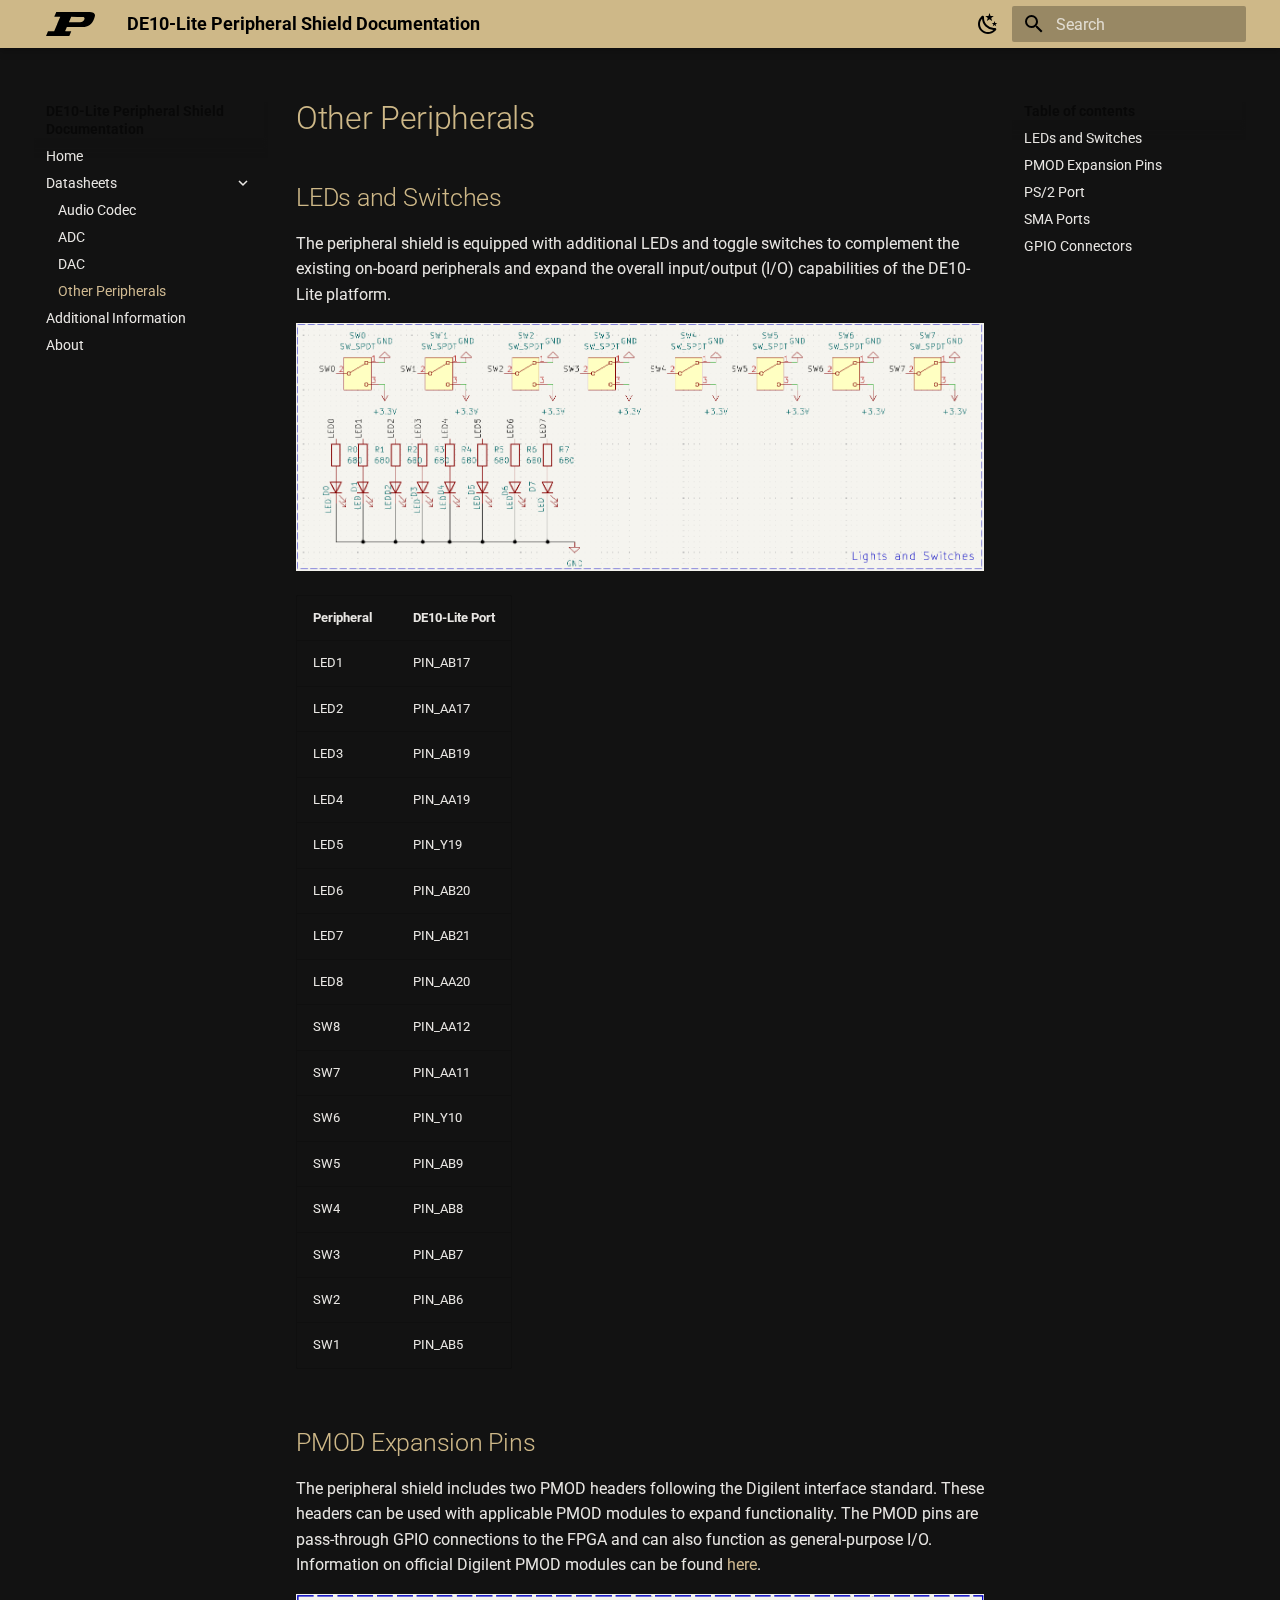
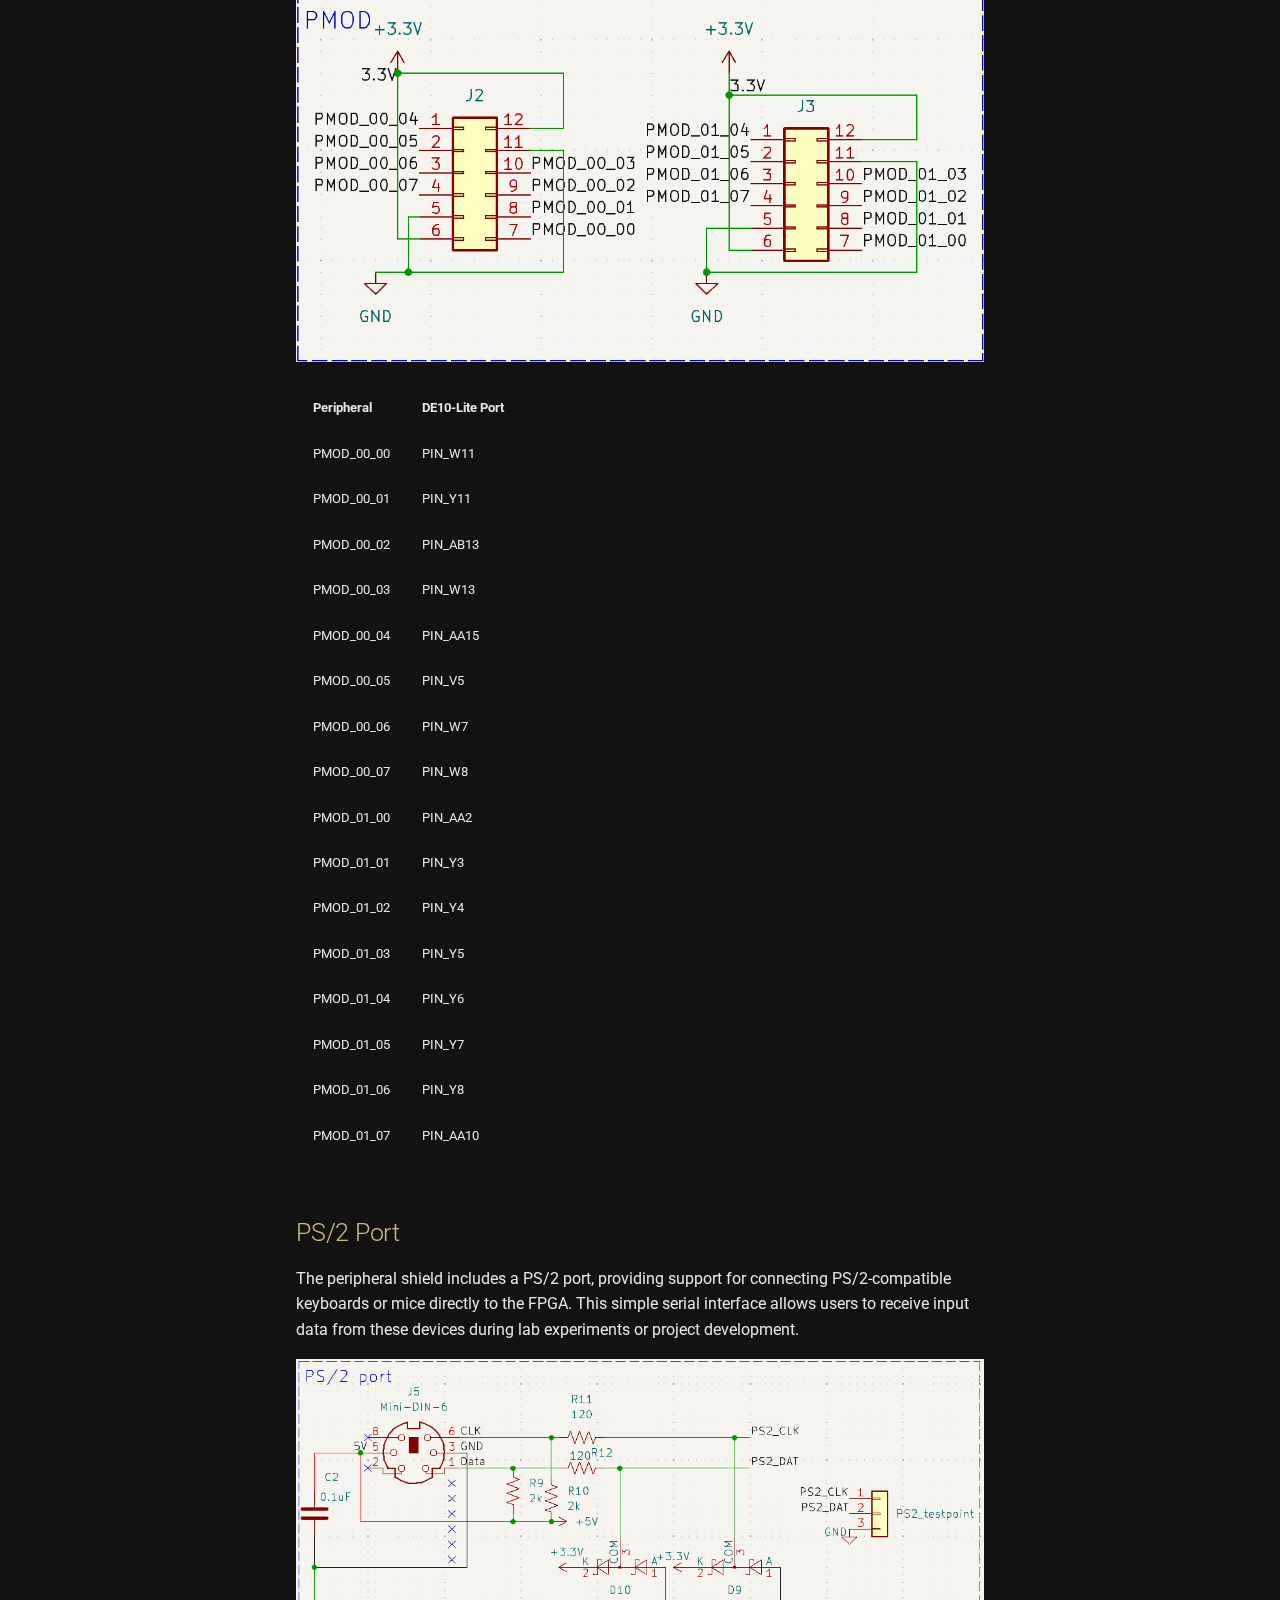
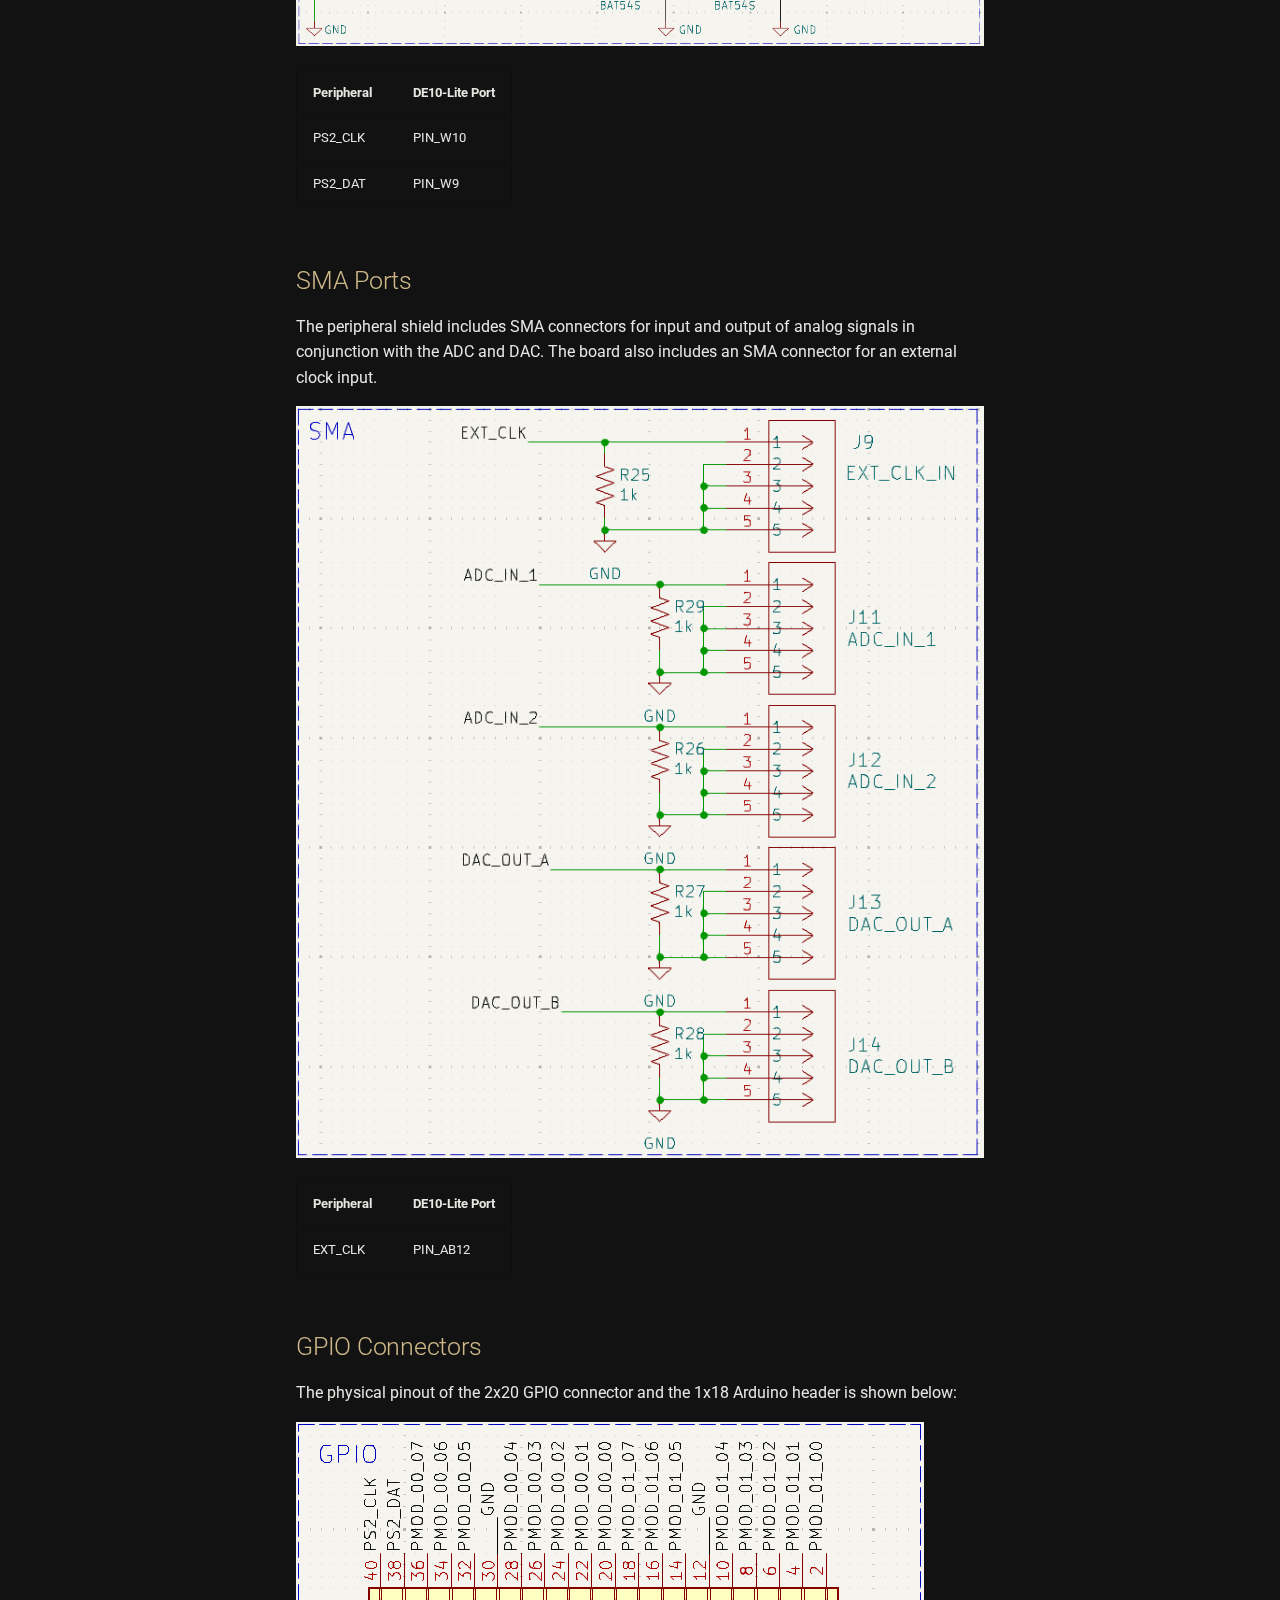
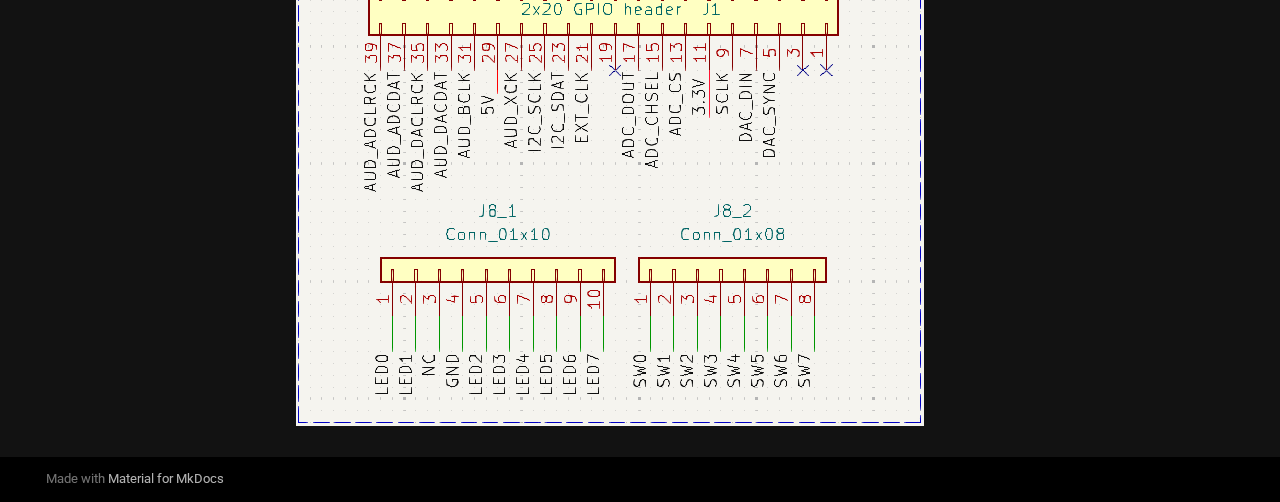
<file: other/index.html>
<!doctype html>
<html lang="en" class="no-js">
  <head>
    
      <meta charset="utf-8">
      <meta name="viewport" content="width=device-width,initial-scale=1">
      
      
      
      
        <link rel="prev" href="../dac/">
      
      
        <link rel="next" href="../info/">
      
      
      <link rel="icon" href="../assets/images/favicon.png">
      <meta name="generator" content="mkdocs-1.5.3, mkdocs-material-9.4.0">
    
    
      
        <title>Other Peripherals - DE10-Lite Peripheral Shield Documentation</title>
      
    
    
      <link rel="stylesheet" href="../assets/stylesheets/main.9f615399.min.css">
      
        
        <link rel="stylesheet" href="../assets/stylesheets/palette.649f08f9.min.css">
      
      


    
    
      
    
    
      
        
        
        <link rel="preconnect" href="https://fonts.gstatic.com" crossorigin>
        <link rel="stylesheet" href="https://fonts.googleapis.com/css?family=Roboto:300,300i,400,400i,700,700i%7CRobot+Mono:400,400i,700,700i&display=fallback">
        <style>:root{--md-text-font:"Roboto";--md-code-font:"Robot Mono"}</style>
      
    
    
      <link rel="stylesheet" href="../stylesheets/extra.css">
    
    <script>__md_scope=new URL("..",location),__md_hash=e=>[...e].reduce((e,_)=>(e<<5)-e+_.charCodeAt(0),0),__md_get=(e,_=localStorage,t=__md_scope)=>JSON.parse(_.getItem(t.pathname+"."+e)),__md_set=(e,_,t=localStorage,a=__md_scope)=>{try{t.setItem(a.pathname+"."+e,JSON.stringify(_))}catch(e){}}</script>
    
      

    
    
    
  </head>
  
  
    
    
      
    
    
    
    
    <body dir="ltr" data-md-color-scheme="purdue-dark" data-md-color-primary="indigo" data-md-color-accent="indigo">
  
    
    
      <script>var palette=__md_get("__palette");if(palette&&"object"==typeof palette.color)for(var key of Object.keys(palette.color))document.body.setAttribute("data-md-color-"+key,palette.color[key])</script>
    
    <input class="md-toggle" data-md-toggle="drawer" type="checkbox" id="__drawer" autocomplete="off">
    <input class="md-toggle" data-md-toggle="search" type="checkbox" id="__search" autocomplete="off">
    <label class="md-overlay" for="__drawer"></label>
    <div data-md-component="skip">
      
        
        <a href="#other-peripherals" class="md-skip">
          Skip to content
        </a>
      
    </div>
    <div data-md-component="announce">
      
    </div>
    
    
      

  

<header class="md-header md-header--shadow" data-md-component="header">
  <nav class="md-header__inner md-grid" aria-label="Header">
    <a href=".." title="DE10-Lite Peripheral Shield Documentation" class="md-header__button md-logo" aria-label="DE10-Lite Peripheral Shield Documentation" data-md-component="logo">
      
  <img src="../assets/logos/purdue_logo.svg" alt="logo">

    </a>
    <label class="md-header__button md-icon" for="__drawer">
      
      <svg xmlns="http://www.w3.org/2000/svg" viewBox="0 0 24 24"><path d="M3 6h18v2H3V6m0 5h18v2H3v-2m0 5h18v2H3v-2Z"/></svg>
    </label>
    <div class="md-header__title" data-md-component="header-title">
      <div class="md-header__ellipsis">
        <div class="md-header__topic">
          <span class="md-ellipsis">
            DE10-Lite Peripheral Shield Documentation
          </span>
        </div>
        <div class="md-header__topic" data-md-component="header-topic">
          <span class="md-ellipsis">
            
              Other Peripherals
            
          </span>
        </div>
      </div>
    </div>
    
      
        <form class="md-header__option" data-md-component="palette">
  
    
    
    
    <input class="md-option" data-md-color-media="" data-md-color-scheme="purdue-dark" data-md-color-primary="indigo" data-md-color-accent="indigo"  aria-label="Switch to light mode"  type="radio" name="__palette" id="__palette_1">
    
      <label class="md-header__button md-icon" title="Switch to light mode" for="__palette_2" hidden>
        <svg xmlns="http://www.w3.org/2000/svg" viewBox="0 0 24 24"><path d="m17.75 4.09-2.53 1.94.91 3.06-2.63-1.81-2.63 1.81.91-3.06-2.53-1.94L12.44 4l1.06-3 1.06 3 3.19.09m3.5 6.91-1.64 1.25.59 1.98-1.7-1.17-1.7 1.17.59-1.98L15.75 11l2.06-.05L18.5 9l.69 1.95 2.06.05m-2.28 4.95c.83-.08 1.72 1.1 1.19 1.85-.32.45-.66.87-1.08 1.27C15.17 23 8.84 23 4.94 19.07c-3.91-3.9-3.91-10.24 0-14.14.4-.4.82-.76 1.27-1.08.75-.53 1.93.36 1.85 1.19-.27 2.86.69 5.83 2.89 8.02a9.96 9.96 0 0 0 8.02 2.89m-1.64 2.02a12.08 12.08 0 0 1-7.8-3.47c-2.17-2.19-3.33-5-3.49-7.82-2.81 3.14-2.7 7.96.31 10.98 3.02 3.01 7.84 3.12 10.98.31Z"/></svg>
      </label>
    
  
    
    
    
    <input class="md-option" data-md-color-media="" data-md-color-scheme="purdue-light" data-md-color-primary="indigo" data-md-color-accent="indigo"  aria-label="Switch to dark mode"  type="radio" name="__palette" id="__palette_2">
    
      <label class="md-header__button md-icon" title="Switch to dark mode" for="__palette_1" hidden>
        <svg xmlns="http://www.w3.org/2000/svg" viewBox="0 0 24 24"><path d="M12 7a5 5 0 0 1 5 5 5 5 0 0 1-5 5 5 5 0 0 1-5-5 5 5 0 0 1 5-5m0 2a3 3 0 0 0-3 3 3 3 0 0 0 3 3 3 3 0 0 0 3-3 3 3 0 0 0-3-3m0-7 2.39 3.42C13.65 5.15 12.84 5 12 5c-.84 0-1.65.15-2.39.42L12 2M3.34 7l4.16-.35A7.2 7.2 0 0 0 5.94 8.5c-.44.74-.69 1.5-.83 2.29L3.34 7m.02 10 1.76-3.77a7.131 7.131 0 0 0 2.38 4.14L3.36 17M20.65 7l-1.77 3.79a7.023 7.023 0 0 0-2.38-4.15l4.15.36m-.01 10-4.14.36c.59-.51 1.12-1.14 1.54-1.86.42-.73.69-1.5.83-2.29L20.64 17M12 22l-2.41-3.44c.74.27 1.55.44 2.41.44.82 0 1.63-.17 2.37-.44L12 22Z"/></svg>
      </label>
    
  
</form>
      
    
    
    
      <label class="md-header__button md-icon" for="__search">
        
        <svg xmlns="http://www.w3.org/2000/svg" viewBox="0 0 24 24"><path d="M9.5 3A6.5 6.5 0 0 1 16 9.5c0 1.61-.59 3.09-1.56 4.23l.27.27h.79l5 5-1.5 1.5-5-5v-.79l-.27-.27A6.516 6.516 0 0 1 9.5 16 6.5 6.5 0 0 1 3 9.5 6.5 6.5 0 0 1 9.5 3m0 2C7 5 5 7 5 9.5S7 14 9.5 14 14 12 14 9.5 12 5 9.5 5Z"/></svg>
      </label>
      <div class="md-search" data-md-component="search" role="dialog">
  <label class="md-search__overlay" for="__search"></label>
  <div class="md-search__inner" role="search">
    <form class="md-search__form" name="search">
      <input type="text" class="md-search__input" name="query" aria-label="Search" placeholder="Search" autocapitalize="off" autocorrect="off" autocomplete="off" spellcheck="false" data-md-component="search-query" required>
      <label class="md-search__icon md-icon" for="__search">
        
        <svg xmlns="http://www.w3.org/2000/svg" viewBox="0 0 24 24"><path d="M9.5 3A6.5 6.5 0 0 1 16 9.5c0 1.61-.59 3.09-1.56 4.23l.27.27h.79l5 5-1.5 1.5-5-5v-.79l-.27-.27A6.516 6.516 0 0 1 9.5 16 6.5 6.5 0 0 1 3 9.5 6.5 6.5 0 0 1 9.5 3m0 2C7 5 5 7 5 9.5S7 14 9.5 14 14 12 14 9.5 12 5 9.5 5Z"/></svg>
        
        <svg xmlns="http://www.w3.org/2000/svg" viewBox="0 0 24 24"><path d="M20 11v2H8l5.5 5.5-1.42 1.42L4.16 12l7.92-7.92L13.5 5.5 8 11h12Z"/></svg>
      </label>
      <nav class="md-search__options" aria-label="Search">
        
        <button type="reset" class="md-search__icon md-icon" title="Clear" aria-label="Clear" tabindex="-1">
          
          <svg xmlns="http://www.w3.org/2000/svg" viewBox="0 0 24 24"><path d="M19 6.41 17.59 5 12 10.59 6.41 5 5 6.41 10.59 12 5 17.59 6.41 19 12 13.41 17.59 19 19 17.59 13.41 12 19 6.41Z"/></svg>
        </button>
      </nav>
      
    </form>
    <div class="md-search__output">
      <div class="md-search__scrollwrap" data-md-scrollfix>
        <div class="md-search-result" data-md-component="search-result">
          <div class="md-search-result__meta">
            Initializing search
          </div>
          <ol class="md-search-result__list" role="presentation"></ol>
        </div>
      </div>
    </div>
  </div>
</div>
    
    
  </nav>
  
</header>
    
    <div class="md-container" data-md-component="container">
      
      
        
          
        
      
      <main class="md-main" data-md-component="main">
        <div class="md-main__inner md-grid">
          
            
              
              <div class="md-sidebar md-sidebar--primary" data-md-component="sidebar" data-md-type="navigation" >
                <div class="md-sidebar__scrollwrap">
                  <div class="md-sidebar__inner">
                    



<nav class="md-nav md-nav--primary" aria-label="Navigation" data-md-level="0">
  <label class="md-nav__title" for="__drawer">
    <a href=".." title="DE10-Lite Peripheral Shield Documentation" class="md-nav__button md-logo" aria-label="DE10-Lite Peripheral Shield Documentation" data-md-component="logo">
      
  <img src="../assets/logos/purdue_logo.svg" alt="logo">

    </a>
    DE10-Lite Peripheral Shield Documentation
  </label>
  
  <ul class="md-nav__list" data-md-scrollfix>
    
      
      
  
  
  
    <li class="md-nav__item">
      <a href=".." class="md-nav__link">
        
  
  <span class="md-ellipsis">
    Home
  </span>
  

      </a>
    </li>
  

    
      
      
  
  
    
  
  
    
    
    
    <li class="md-nav__item md-nav__item--active md-nav__item--nested">
      
        
        
        
        
        <input class="md-nav__toggle md-toggle " type="checkbox" id="__nav_2" checked>
        
          <label class="md-nav__link" for="__nav_2" id="__nav_2_label" tabindex="0">
            
  
  <span class="md-ellipsis">
    Datasheets
  </span>
  

            <span class="md-nav__icon md-icon"></span>
          </label>
        
        <nav class="md-nav" data-md-level="1" aria-labelledby="__nav_2_label" aria-expanded="true">
          <label class="md-nav__title" for="__nav_2">
            <span class="md-nav__icon md-icon"></span>
            Datasheets
          </label>
          <ul class="md-nav__list" data-md-scrollfix>
            
              
                
  
  
  
    <li class="md-nav__item">
      <a href="../codec/" class="md-nav__link">
        
  
  <span class="md-ellipsis">
    Audio Codec
  </span>
  

      </a>
    </li>
  

              
            
              
                
  
  
  
    <li class="md-nav__item">
      <a href="../adc/" class="md-nav__link">
        
  
  <span class="md-ellipsis">
    ADC
  </span>
  

      </a>
    </li>
  

              
            
              
                
  
  
  
    <li class="md-nav__item">
      <a href="../dac/" class="md-nav__link">
        
  
  <span class="md-ellipsis">
    DAC
  </span>
  

      </a>
    </li>
  

              
            
              
                
  
  
    
  
  
    <li class="md-nav__item md-nav__item--active">
      
      <input class="md-nav__toggle md-toggle" type="checkbox" id="__toc">
      
      
        
      
      
        <label class="md-nav__link md-nav__link--active" for="__toc">
          
  
  <span class="md-ellipsis">
    Other Peripherals
  </span>
  

          <span class="md-nav__icon md-icon"></span>
        </label>
      
      <a href="./" class="md-nav__link md-nav__link--active">
        
  
  <span class="md-ellipsis">
    Other Peripherals
  </span>
  

      </a>
      
        

<nav class="md-nav md-nav--secondary" aria-label="Table of contents">
  
  
  
    
  
  
    <label class="md-nav__title" for="__toc">
      <span class="md-nav__icon md-icon"></span>
      Table of contents
    </label>
    <ul class="md-nav__list" data-md-component="toc" data-md-scrollfix>
      
        <li class="md-nav__item">
  <a href="#leds-and-switches" class="md-nav__link">
    LEDs and Switches
  </a>
  
</li>
      
        <li class="md-nav__item">
  <a href="#pmod-expansion-pins" class="md-nav__link">
    PMOD Expansion Pins
  </a>
  
</li>
      
        <li class="md-nav__item">
  <a href="#ps2-port" class="md-nav__link">
    PS/2 Port
  </a>
  
</li>
      
        <li class="md-nav__item">
  <a href="#sma-ports" class="md-nav__link">
    SMA Ports
  </a>
  
</li>
      
        <li class="md-nav__item">
  <a href="#gpio-connectors" class="md-nav__link">
    GPIO Connectors
  </a>
  
</li>
      
    </ul>
  
</nav>
      
    </li>
  

              
            
          </ul>
        </nav>
      
    </li>
  

    
      
      
  
  
  
    <li class="md-nav__item">
      <a href="../info/" class="md-nav__link">
        
  
  <span class="md-ellipsis">
    Additional Information
  </span>
  

      </a>
    </li>
  

    
      
      
  
  
  
    <li class="md-nav__item">
      <a href="../about/" class="md-nav__link">
        
  
  <span class="md-ellipsis">
    About
  </span>
  

      </a>
    </li>
  

    
  </ul>
</nav>
                  </div>
                </div>
              </div>
            
            
              
              <div class="md-sidebar md-sidebar--secondary" data-md-component="sidebar" data-md-type="toc" >
                <div class="md-sidebar__scrollwrap">
                  <div class="md-sidebar__inner">
                    

<nav class="md-nav md-nav--secondary" aria-label="Table of contents">
  
  
  
    
  
  
    <label class="md-nav__title" for="__toc">
      <span class="md-nav__icon md-icon"></span>
      Table of contents
    </label>
    <ul class="md-nav__list" data-md-component="toc" data-md-scrollfix>
      
        <li class="md-nav__item">
  <a href="#leds-and-switches" class="md-nav__link">
    LEDs and Switches
  </a>
  
</li>
      
        <li class="md-nav__item">
  <a href="#pmod-expansion-pins" class="md-nav__link">
    PMOD Expansion Pins
  </a>
  
</li>
      
        <li class="md-nav__item">
  <a href="#ps2-port" class="md-nav__link">
    PS/2 Port
  </a>
  
</li>
      
        <li class="md-nav__item">
  <a href="#sma-ports" class="md-nav__link">
    SMA Ports
  </a>
  
</li>
      
        <li class="md-nav__item">
  <a href="#gpio-connectors" class="md-nav__link">
    GPIO Connectors
  </a>
  
</li>
      
    </ul>
  
</nav>
                  </div>
                </div>
              </div>
            
          
          
            <div class="md-content" data-md-component="content">
              <article class="md-content__inner md-typeset">
                
                  


<h1 id="other-peripherals">Other Peripherals</h1>
<h2 id="leds-and-switches">LEDs and Switches</h2>
<p>The peripheral shield is equipped with additional LEDs and toggle switches to complement the existing on-board peripherals and expand the overall input/output (I/O) capabilities of the DE10-Lite platform. </p>
<p><img alt="LEDs and Switches Schematic" src="../assets/images/leds_switches.png" /></p>
<table>
<thead>
<tr>
<th>Peripheral</th>
<th>DE10-Lite Port</th>
</tr>
</thead>
<tbody>
<tr>
<td>LED1</td>
<td>PIN_AB17</td>
</tr>
<tr>
<td>LED2</td>
<td>PIN_AA17</td>
</tr>
<tr>
<td>LED3</td>
<td>PIN_AB19</td>
</tr>
<tr>
<td>LED4</td>
<td>PIN_AA19</td>
</tr>
<tr>
<td>LED5</td>
<td>PIN_Y19</td>
</tr>
<tr>
<td>LED6</td>
<td>PIN_AB20</td>
</tr>
<tr>
<td>LED7</td>
<td>PIN_AB21</td>
</tr>
<tr>
<td>LED8</td>
<td>PIN_AA20</td>
</tr>
<tr>
<td>SW8</td>
<td>PIN_AA12</td>
</tr>
<tr>
<td>SW7</td>
<td>PIN_AA11</td>
</tr>
<tr>
<td>SW6</td>
<td>PIN_Y10</td>
</tr>
<tr>
<td>SW5</td>
<td>PIN_AB9</td>
</tr>
<tr>
<td>SW4</td>
<td>PIN_AB8</td>
</tr>
<tr>
<td>SW3</td>
<td>PIN_AB7</td>
</tr>
<tr>
<td>SW2</td>
<td>PIN_AB6</td>
</tr>
<tr>
<td>SW1</td>
<td>PIN_AB5</td>
</tr>
</tbody>
</table>
<h2 id="pmod-expansion-pins">PMOD Expansion Pins</h2>
<p>The peripheral shield includes two PMOD headers following the Digilent interface standard. These headers can be used with applicable PMOD modules to expand functionality. The PMOD pins are pass-through GPIO connections to the FPGA and can also function as general-purpose I/O. Information on official Digilent PMOD modules can be found <a href="https://digilent.com/shop/products/fpga-boards/expansion-modules/pmods/">here</a>.</p>
<p><img alt="PMOD Schematic" src="../assets/images/pmod.png" /></p>
<table>
<thead>
<tr>
<th>Peripheral</th>
<th>DE10-Lite Port</th>
</tr>
</thead>
<tbody>
<tr>
<td>PMOD_00_00</td>
<td>PIN_W11</td>
</tr>
<tr>
<td>PMOD_00_01</td>
<td>PIN_Y11</td>
</tr>
<tr>
<td>PMOD_00_02</td>
<td>PIN_AB13</td>
</tr>
<tr>
<td>PMOD_00_03</td>
<td>PIN_W13</td>
</tr>
<tr>
<td>PMOD_00_04</td>
<td>PIN_AA15</td>
</tr>
<tr>
<td>PMOD_00_05</td>
<td>PIN_V5</td>
</tr>
<tr>
<td>PMOD_00_06</td>
<td>PIN_W7</td>
</tr>
<tr>
<td>PMOD_00_07</td>
<td>PIN_W8</td>
</tr>
<tr>
<td>PMOD_01_00</td>
<td>PIN_AA2</td>
</tr>
<tr>
<td>PMOD_01_01</td>
<td>PIN_Y3</td>
</tr>
<tr>
<td>PMOD_01_02</td>
<td>PIN_Y4</td>
</tr>
<tr>
<td>PMOD_01_03</td>
<td>PIN_Y5</td>
</tr>
<tr>
<td>PMOD_01_04</td>
<td>PIN_Y6</td>
</tr>
<tr>
<td>PMOD_01_05</td>
<td>PIN_Y7</td>
</tr>
<tr>
<td>PMOD_01_06</td>
<td>PIN_Y8</td>
</tr>
<tr>
<td>PMOD_01_07</td>
<td>PIN_AA10</td>
</tr>
</tbody>
</table>
<h2 id="ps2-port">PS/2 Port</h2>
<p>The peripheral shield includes a PS/2 port, providing support for connecting PS/2-compatible keyboards or mice directly to the FPGA. This simple serial interface allows users to receive input data from these devices during lab experiments or project development. </p>
<p><img alt="PS/2 Schematic" src="../assets/images/ps2.png" /></p>
<table>
<thead>
<tr>
<th>Peripheral</th>
<th>DE10-Lite Port</th>
</tr>
</thead>
<tbody>
<tr>
<td>PS2_CLK</td>
<td>PIN_W10</td>
</tr>
<tr>
<td>PS2_DAT</td>
<td>PIN_W9</td>
</tr>
</tbody>
</table>
<h2 id="sma-ports">SMA Ports</h2>
<p>The peripheral shield includes SMA connectors for input and output of analog signals in conjunction with the ADC and DAC. The board also includes an SMA connector for an external clock input. </p>
<p><img alt="SMA Schematic" src="../assets/images/sma.png" /></p>
<table>
<thead>
<tr>
<th>Peripheral</th>
<th>DE10-Lite Port</th>
</tr>
</thead>
<tbody>
<tr>
<td>EXT_CLK</td>
<td>PIN_AB12</td>
</tr>
</tbody>
</table>
<h2 id="gpio-connectors">GPIO Connectors</h2>
<p>The physical pinout of the 2x20 GPIO connector and the 1x18 Arduino header is shown below:</p>
<p><img alt="2x20 GPIO Schematic" src="../assets/images/gpio.png" /></p>





                
              </article>
            </div>
          
          
        </div>
        
      </main>
      
        <footer class="md-footer">
  
  <div class="md-footer-meta md-typeset">
    <div class="md-footer-meta__inner md-grid">
      <div class="md-copyright">
  
  
    Made with
    <a href="https://squidfunk.github.io/mkdocs-material/" target="_blank" rel="noopener">
      Material for MkDocs
    </a>
  
</div>
      
    </div>
  </div>
</footer>
      
    </div>
    <div class="md-dialog" data-md-component="dialog">
      <div class="md-dialog__inner md-typeset"></div>
    </div>
    
    <script id="__config" type="application/json">{"base": "..", "features": ["navigation.instant"], "search": "../assets/javascripts/workers/search.a264c092.min.js", "translations": {"clipboard.copied": "Copied to clipboard", "clipboard.copy": "Copy to clipboard", "search.result.more.one": "1 more on this page", "search.result.more.other": "# more on this page", "search.result.none": "No matching documents", "search.result.one": "1 matching document", "search.result.other": "# matching documents", "search.result.placeholder": "Type to start searching", "search.result.term.missing": "Missing", "select.version": "Select version"}}</script>
    
    
      <script src="../assets/javascripts/bundle.4e0fa4ba.min.js"></script>
      
    
  </body>
</html>
</file>
<file: stylesheets/extra.css>
/* Purdue Dark Theme */
[data-md-color-scheme="purdue-dark"] {
  --md-primary-fg-color: #CEB888;
  /* Purdue Gold */
  --md-primary-bg-color: #000000;
  /* Dark background for nav bar */
  --md-accent-fg-color: #B5A66A;
  --md-default-bg-color: #121212;
  /* Dark mode background */
  --md-default-fg-color: #E0E0E0;
  /* Light text color */
  --md-typeset-color: #E8E6E3;
  /* Light text color for body */
  --md-typeset-a-color: #CFB991;
  /* Link color in dark mode */
  --md-typeset-heading-color: #CEB888;
  /* Light color for headings */
  --md-code-bg-color: #1E1E1E;
  --md-code-fg-color: #FFFBCC;
  --md-footer-bg-color: #000000;
  --md-footer-fg-color: #CEB888;
}

/* Purdue Light Theme */
[data-md-color-scheme="purdue-light"] {
  --md-primary-fg-color: #CEB888;
  /* Boilermaker Gold for header */
  --md-primary-bg-color: #F6F6F6;
  /* Light background for nav bar */
  --md-accent-fg-color: #B5A66A;
  --md-default-bg-color: #FFFFFF;
  /* Light mode background */
  --md-default-fg-color: #1A1A1A;
  /* Dark text color */
  --md-typeset-color: #1A1A1A;
  /* Dark text color for body */
  --md-typeset-a-color: #B1810B;
  /* Link color in light mode */
  --md-typeset-heading-color: #1A1A1A;
  /* Dark color for headings */
  --md-code-bg-color: #F0F0F0;
  --md-code-fg-color: #2D2D2D;
  --md-footer-bg-color: #F6F6F6;
  --md-footer-fg-color: #1A1A1A;
}

/* Logo color for Purdue Dark */
[data-md-color-scheme="purdue-dark"] .md-header .md-header-nav__brand {
  color: #CEB888;
  /* Purdue Gold */
}

/* Logo color for Purdue Light */
[data-md-color-scheme="purdue-light"] .md-header .md-header-nav__brand {
  color: #CEB888;
  /* Boilermaker Gold for light mode as well */
}

/* Syntax Highlighting for Dark Mode */
[data-md-color-scheme="purdue-dark"] pre {
  background-color: #1E1E1E;
  color: #FFFBCC;
}

[data-md-color-scheme="purdue-dark"] code {
  color: #FFFBCC;
}

/* Syntax Highlighting for Light Mode */
[data-md-color-scheme="purdue-light"] pre {
  background-color: #F0F0F0;
  color: #2D2D2D;
}

[data-md-color-scheme="purdue-light"] code {
  color: #2D2D2D;
}

/* Footer Customization */
[data-md-color-scheme="purdue-dark"] .md-footer {
  background-color: #000000;
  color: #CEB888;
}

[data-md-color-scheme="purdue-light"] .md-footer {
  background-color: #F6F6F6;
  color: #1A1A1A;
}

/* Purdue Dark Theme - Heading Text */
[data-md-color-scheme="purdue-dark"] h1 {
  color: #CEB888;
  /* Boilermaker Gold */
}

/* Purdue Light Theme - Heading Text */
[data-md-color-scheme="purdue-light"] h1 {
  color: #1A1A1A;
  /* Dark gray for better contrast */
}

/* Purdue Dark Theme - General Text */
[data-md-color-scheme="purdue-dark"] p {
  color: #E8E6E3;
  /* Light text color for better contrast */
}

/* Purdue Light Theme - General Text */
[data-md-color-scheme="purdue-light"] p {
  color: #1A1A1A;
  /* Dark text for readability */
}

/* Purdue Dark Theme - Secondary Headings */
[data-md-color-scheme="purdue-dark"] h2,
[data-md-color-scheme="purdue-dark"] h3 {
  color: #CEB888;
  /* Purdue Gold for secondary headings */
}

/* Purdue Light Theme - Secondary Headings */
[data-md-color-scheme="purdue-light"] h2,
[data-md-color-scheme="purdue-light"] h3 {
  color: #1A1A1A;
  /* Dark color for secondary headings */
}


/* Purdue Dark Theme - Site Name (Header) */
[data-md-color-scheme="purdue-dark"] .md-header__brand {
  color: #CEB888 !important;
  /* Purdue Gold */
}

/* Purdue Light Theme - Site Name (Header) */
[data-md-color-scheme="purdue-light"] .md-header__brand {
  color: #1A1A1A !important;
  /* Dark gray for better contrast in light mode */
}

/* Hide the light logo in dark mode */
[data-md-color-scheme="purdue-dark"] .md-header__brand img.light-logo {
  display: none;
}

/* Hide the dark logo in light mode */
[data-md-color-scheme="purdue-light"] .md-header__brand img.dark-logo {
  display: none;
}
</file>
<file: assets/stylesheets/main.4af4bdda.min.css>
@charset "UTF-8";html{-webkit-text-size-adjust:none;-moz-text-size-adjust:none;text-size-adjust:none;box-sizing:border-box}*,:after,:before{box-sizing:inherit}@media (prefers-reduced-motion){*,:after,:before{transition:none!important}}body{margin:0}a,button,input,label{-webkit-tap-highlight-color:transparent}a{color:inherit;text-decoration:none}hr{border:0;box-sizing:initial;display:block;height:.05rem;overflow:visible;padding:0}small{font-size:80%}sub,sup{line-height:1em}img{border-style:none}table{border-collapse:initial;border-spacing:0}td,th{font-weight:400;vertical-align:top}button{background:#0000;border:0;font-family:inherit;font-size:inherit;margin:0;padding:0}input{border:0;outline:none}:root{--md-primary-fg-color:#4051b5;--md-primary-fg-color--light:#5d6cc0;--md-primary-fg-color--dark:#303fa1;--md-primary-bg-color:#fff;--md-primary-bg-color--light:#ffffffb3;--md-accent-fg-color:#526cfe;--md-accent-fg-color--transparent:#526cfe1a;--md-accent-bg-color:#fff;--md-accent-bg-color--light:#ffffffb3}[data-md-color-scheme=default]{color-scheme:light}[data-md-color-scheme=default] img[src$="#gh-dark-mode-only"],[data-md-color-scheme=default] img[src$="#only-dark"]{display:none}:root,[data-md-color-scheme=default]{--md-hue:225deg;--md-default-fg-color:#000000de;--md-default-fg-color--light:#0000008a;--md-default-fg-color--lighter:#00000052;--md-default-fg-color--lightest:#00000012;--md-default-bg-color:#fff;--md-default-bg-color--light:#ffffffb3;--md-default-bg-color--lighter:#ffffff4d;--md-default-bg-color--lightest:#ffffff1f;--md-code-fg-color:#36464e;--md-code-bg-color:#f5f5f5;--md-code-hl-color:#4287ff;--md-code-hl-color--light:#4287ff1a;--md-code-hl-number-color:#d52a2a;--md-code-hl-special-color:#db1457;--md-code-hl-function-color:#a846b9;--md-code-hl-constant-color:#6e59d9;--md-code-hl-keyword-color:#3f6ec6;--md-code-hl-string-color:#1c7d4d;--md-code-hl-name-color:var(--md-code-fg-color);--md-code-hl-operator-color:var(--md-default-fg-color--light);--md-code-hl-punctuation-color:var(--md-default-fg-color--light);--md-code-hl-comment-color:var(--md-default-fg-color--light);--md-code-hl-generic-color:var(--md-default-fg-color--light);--md-code-hl-variable-color:var(--md-default-fg-color--light);--md-typeset-color:var(--md-default-fg-color);--md-typeset-a-color:var(--md-primary-fg-color);--md-typeset-del-color:#f5503d26;--md-typeset-ins-color:#0bd57026;--md-typeset-kbd-color:#fafafa;--md-typeset-kbd-accent-color:#fff;--md-typeset-kbd-border-color:#b8b8b8;--md-typeset-mark-color:#ffff0080;--md-typeset-table-color:#0000001f;--md-typeset-table-color--light:rgba(0,0,0,.035);--md-admonition-fg-color:var(--md-default-fg-color);--md-admonition-bg-color:var(--md-default-bg-color);--md-warning-fg-color:#000000de;--md-warning-bg-color:#ff9;--md-footer-fg-color:#fff;--md-footer-fg-color--light:#ffffffb3;--md-footer-fg-color--lighter:#ffffff73;--md-footer-bg-color:#000000de;--md-footer-bg-color--dark:#00000052;--md-shadow-z1:0 0.2rem 0.5rem #0000000d,0 0 0.05rem #0000001a;--md-shadow-z2:0 0.2rem 0.5rem #0000001a,0 0 0.05rem #00000040;--md-shadow-z3:0 0.2rem 0.5rem #0003,0 0 0.05rem #00000059}.md-icon svg{fill:currentcolor;display:block;height:1.2rem;width:1.2rem}body{-webkit-font-smoothing:antialiased;-moz-osx-font-smoothing:grayscale;--md-text-font-family:var(--md-text-font,_),-apple-system,BlinkMacSystemFont,Helvetica,Arial,sans-serif;--md-code-font-family:var(--md-code-font,_),SFMono-Regular,Consolas,Menlo,monospace}aside,body,input{font-feature-settings:"kern","liga";color:var(--md-typeset-color);font-family:var(--md-text-font-family)}code,kbd,pre{font-feature-settings:"kern";font-family:var(--md-code-font-family)}:root{--md-typeset-table-sort-icon:url('data:image/svg+xml;charset=utf-8,<svg xmlns="http://www.w3.org/2000/svg" viewBox="0 0 24 24"><path d="m18 21-4-4h3V7h-3l4-4 4 4h-3v10h3M2 19v-2h10v2M2 13v-2h7v2M2 7V5h4v2z"/></svg>');--md-typeset-table-sort-icon--asc:url('data:image/svg+xml;charset=utf-8,<svg xmlns="http://www.w3.org/2000/svg" viewBox="0 0 24 24"><path d="M19 17h3l-4 4-4-4h3V3h2M2 17h10v2H2M6 5v2H2V5m0 6h7v2H2z"/></svg>');--md-typeset-table-sort-icon--desc:url('data:image/svg+xml;charset=utf-8,<svg xmlns="http://www.w3.org/2000/svg" viewBox="0 0 24 24"><path d="M19 7h3l-4-4-4 4h3v14h2M2 17h10v2H2M6 5v2H2V5m0 6h7v2H2z"/></svg>')}.md-typeset{-webkit-print-color-adjust:exact;color-adjust:exact;font-size:.8rem;line-height:1.6;overflow-wrap:break-word}@media print{.md-typeset{font-size:.68rem}}.md-typeset blockquote,.md-typeset dl,.md-typeset figure,.md-typeset ol,.md-typeset pre,.md-typeset ul{margin-bottom:1em;margin-top:1em}.md-typeset h1{color:var(--md-default-fg-color--light);font-size:2em;line-height:1.3;margin:0 0 1.25em}.md-typeset h1,.md-typeset h2{font-weight:300;letter-spacing:-.01em}.md-typeset h2{font-size:1.5625em;line-height:1.4;margin:1.6em 0 .64em}.md-typeset h3{font-size:1.25em;font-weight:400;letter-spacing:-.01em;line-height:1.5;margin:1.6em 0 .8em}.md-typeset h2+h3{margin-top:.8em}.md-typeset h4{font-weight:700;letter-spacing:-.01em;margin:1em 0}.md-typeset h5,.md-typeset h6{color:var(--md-default-fg-color--light);font-size:.8em;font-weight:700;letter-spacing:-.01em;margin:1.25em 0}.md-typeset h5{text-transform:uppercase}.md-typeset h5 code{text-transform:none}.md-typeset hr{border-bottom:.05rem solid var(--md-default-fg-color--lightest);display:flow-root;margin:1.5em 0}.md-typeset a{color:var(--md-typeset-a-color);word-break:break-word}.md-typeset a,.md-typeset a:before{transition:color 125ms}.md-typeset a:focus,.md-typeset a:hover{color:var(--md-accent-fg-color)}.md-typeset a:focus code,.md-typeset a:hover code{background-color:var(--md-accent-fg-color--transparent)}.md-typeset a code{color:currentcolor;transition:background-color 125ms}.md-typeset a.focus-visible{outline-color:var(--md-accent-fg-color);outline-offset:.2rem}.md-typeset code,.md-typeset kbd,.md-typeset pre{color:var(--md-code-fg-color);direction:ltr;font-variant-ligatures:none}@media print{.md-typeset code,.md-typeset kbd,.md-typeset pre{white-space:pre-wrap}}.md-typeset code{background-color:var(--md-code-bg-color);border-radius:.1rem;-webkit-box-decoration-break:clone;box-decoration-break:clone;font-size:.85em;padding:0 .2941176471em;word-break:break-word}.md-typeset code:not(.focus-visible){-webkit-tap-highlight-color:transparent;outline:none}.md-typeset pre{display:flow-root;line-height:1.4;position:relative}.md-typeset pre>code{-webkit-box-decoration-break:slice;box-decoration-break:slice;box-shadow:none;display:block;margin:0;outline-color:var(--md-accent-fg-color);overflow:auto;padding:.7720588235em 1.1764705882em;scrollbar-color:var(--md-default-fg-color--lighter) #0000;scrollbar-width:thin;touch-action:auto;word-break:normal}.md-typeset pre>code:hover{scrollbar-color:var(--md-accent-fg-color) #0000}.md-typeset pre>code::-webkit-scrollbar{height:.2rem;width:.2rem}.md-typeset pre>code::-webkit-scrollbar-thumb{background-color:var(--md-default-fg-color--lighter)}.md-typeset pre>code::-webkit-scrollbar-thumb:hover{background-color:var(--md-accent-fg-color)}.md-typeset kbd{background-color:var(--md-typeset-kbd-color);border-radius:.1rem;box-shadow:0 .1rem 0 .05rem var(--md-typeset-kbd-border-color),0 .1rem 0 var(--md-typeset-kbd-border-color),0 -.1rem .2rem var(--md-typeset-kbd-accent-color) inset;color:var(--md-default-fg-color);display:inline-block;font-size:.75em;padding:0 .6666666667em;vertical-align:text-top;word-break:break-word}.md-typeset mark{background-color:var(--md-typeset-mark-color);-webkit-box-decoration-break:clone;box-decoration-break:clone;color:inherit;word-break:break-word}.md-typeset abbr{border-bottom:.05rem dotted var(--md-default-fg-color--light);cursor:help;text-decoration:none}.md-typeset small{opacity:.75}[dir=ltr] .md-typeset sub,[dir=ltr] .md-typeset sup{margin-left:.078125em}[dir=rtl] .md-typeset sub,[dir=rtl] .md-typeset sup{margin-right:.078125em}[dir=ltr] .md-typeset blockquote{padding-left:.6rem}[dir=rtl] .md-typeset blockquote{padding-right:.6rem}[dir=ltr] .md-typeset blockquote{border-left:.2rem solid var(--md-default-fg-color--lighter)}[dir=rtl] .md-typeset blockquote{border-right:.2rem solid var(--md-default-fg-color--lighter)}.md-typeset blockquote{color:var(--md-default-fg-color--light);margin-left:0;margin-right:0}.md-typeset ul{list-style-type:disc}.md-typeset ul[type]{list-style-type:revert-layer}[dir=ltr] .md-typeset ol,[dir=ltr] .md-typeset ul{margin-left:.625em}[dir=rtl] .md-typeset ol,[dir=rtl] .md-typeset ul{margin-right:.625em}.md-typeset ol,.md-typeset ul{padding:0}.md-typeset ol:not([hidden]),.md-typeset ul:not([hidden]){display:flow-root}.md-typeset ol ol,.md-typeset ul ol{list-style-type:lower-alpha}.md-typeset ol ol ol,.md-typeset ul ol ol{list-style-type:lower-roman}.md-typeset ol ol ol ol,.md-typeset ul ol ol ol{list-style-type:upper-alpha}.md-typeset ol ol ol ol ol,.md-typeset ul ol ol ol ol{list-style-type:upper-roman}.md-typeset ol[type],.md-typeset ul[type]{list-style-type:revert-layer}[dir=ltr] .md-typeset ol li,[dir=ltr] .md-typeset ul li{margin-left:1.25em}[dir=rtl] .md-typeset ol li,[dir=rtl] .md-typeset ul li{margin-right:1.25em}.md-typeset ol li,.md-typeset ul li{margin-bottom:.5em}.md-typeset ol li blockquote,.md-typeset ol li p,.md-typeset ul li blockquote,.md-typeset ul li p{margin:.5em 0}.md-typeset ol li:last-child,.md-typeset ul li:last-child{margin-bottom:0}[dir=ltr] .md-typeset ol li ol,[dir=ltr] .md-typeset ol li ul,[dir=ltr] .md-typeset ul li ol,[dir=ltr] .md-typeset ul li ul{margin-left:.625em}[dir=rtl] .md-typeset ol li ol,[dir=rtl] .md-typeset ol li ul,[dir=rtl] .md-typeset ul li ol,[dir=rtl] .md-typeset ul li ul{margin-right:.625em}.md-typeset ol li ol,.md-typeset ol li ul,.md-typeset ul li ol,.md-typeset ul li ul{margin-bottom:.5em;margin-top:.5em}[dir=ltr] .md-typeset dd{margin-left:1.875em}[dir=rtl] .md-typeset dd{margin-right:1.875em}.md-typeset dd{margin-bottom:1.5em;margin-top:1em}.md-typeset img,.md-typeset svg,.md-typeset video{height:auto;max-width:100%}.md-typeset img[align=left]{margin:1em 1em 1em 0}.md-typeset img[align=right]{margin:1em 0 1em 1em}.md-typeset img[align]:only-child{margin-top:0}.md-typeset figure{display:flow-root;margin:1em auto;max-width:100%;text-align:center;width:-moz-fit-content;width:fit-content}.md-typeset figure img{display:block;margin:0 auto}.md-typeset figcaption{font-style:italic;margin:1em auto;max-width:24rem}.md-typeset iframe{max-width:100%}.md-typeset table:not([class]){background-color:var(--md-default-bg-color);border:.05rem solid var(--md-typeset-table-color);border-radius:.1rem;display:inline-block;font-size:.64rem;max-width:100%;overflow:auto;touch-action:auto}@media print{.md-typeset table:not([class]){display:table}}.md-typeset table:not([class])+*{margin-top:1.5em}.md-typeset table:not([class]) td>:first-child,.md-typeset table:not([class]) th>:first-child{margin-top:0}.md-typeset table:not([class]) td>:last-child,.md-typeset table:not([class]) th>:last-child{margin-bottom:0}.md-typeset table:not([class]) td:not([align]),.md-typeset table:not([class]) th:not([align]){text-align:left}[dir=rtl] .md-typeset table:not([class]) td:not([align]),[dir=rtl] .md-typeset table:not([class]) th:not([align]){text-align:right}.md-typeset table:not([class]) th{font-weight:700;min-width:5rem;padding:.9375em 1.25em;vertical-align:top}.md-typeset table:not([class]) td{border-top:.05rem solid var(--md-typeset-table-color);padding:.9375em 1.25em;vertical-align:top}.md-typeset table:not([class]) tbody tr{transition:background-color 125ms}.md-typeset table:not([class]) tbody tr:hover{background-color:var(--md-typeset-table-color--light);box-shadow:0 .05rem 0 var(--md-default-bg-color) inset}.md-typeset table:not([class]) a{word-break:normal}.md-typeset table th[role=columnheader]{cursor:pointer}[dir=ltr] .md-typeset table th[role=columnheader]:after{margin-left:.5em}[dir=rtl] .md-typeset table th[role=columnheader]:after{margin-right:.5em}.md-typeset table th[role=columnheader]:after{content:"";display:inline-block;height:1.2em;-webkit-mask-image:var(--md-typeset-table-sort-icon);mask-image:var(--md-typeset-table-sort-icon);-webkit-mask-repeat:no-repeat;mask-repeat:no-repeat;-webkit-mask-size:contain;mask-size:contain;transition:background-color 125ms;vertical-align:text-bottom;width:1.2em}.md-typeset table th[role=columnheader]:hover:after{background-color:var(--md-default-fg-color--lighter)}.md-typeset table th[role=columnheader][aria-sort=ascending]:after{background-color:var(--md-default-fg-color--light);-webkit-mask-image:var(--md-typeset-table-sort-icon--asc);mask-image:var(--md-typeset-table-sort-icon--asc)}.md-typeset table th[role=columnheader][aria-sort=descending]:after{background-color:var(--md-default-fg-color--light);-webkit-mask-image:var(--md-typeset-table-sort-icon--desc);mask-image:var(--md-typeset-table-sort-icon--desc)}.md-typeset__scrollwrap{margin:1em -.8rem;overflow-x:auto;touch-action:auto}.md-typeset__table{display:inline-block;margin-bottom:.5em;padding:0 .8rem}@media print{.md-typeset__table{display:block}}html .md-typeset__table table{display:table;margin:0;overflow:hidden;width:100%}@media screen and (max-width:44.984375em){.md-content__inner>pre{margin:1em -.8rem}.md-content__inner>pre code{border-radius:0}}.md-typeset .md-author{border-radius:100%;display:block;flex-shrink:0;height:1.6rem;overflow:hidden;position:relative;transition:color 125ms,transform 125ms;width:1.6rem}.md-typeset .md-author img{display:block}.md-typeset .md-author--more{background:var(--md-default-fg-color--lightest);color:var(--md-default-fg-color--lighter);font-size:.6rem;font-weight:700;line-height:1.6rem;text-align:center}.md-typeset .md-author--long{height:2.4rem;width:2.4rem}.md-typeset a.md-author{transform:scale(1)}.md-typeset a.md-author img{border-radius:100%;filter:grayscale(100%) opacity(75%);transition:filter 125ms}.md-typeset a.md-author:focus,.md-typeset a.md-author:hover{transform:scale(1.1);z-index:1}.md-typeset a.md-author:focus img,.md-typeset a.md-author:hover img{filter:grayscale(0)}.md-banner{background-color:var(--md-footer-bg-color);color:var(--md-footer-fg-color);overflow:auto}@media print{.md-banner{display:none}}.md-banner--warning{background-color:var(--md-warning-bg-color);color:var(--md-warning-fg-color)}.md-banner__inner{font-size:.7rem;margin:.6rem auto;padding:0 .8rem}[dir=ltr] .md-banner__button{float:right}[dir=rtl] .md-banner__button{float:left}.md-banner__button{color:inherit;cursor:pointer;transition:opacity .25s}.no-js .md-banner__button{display:none}.md-banner__button:hover{opacity:.7}html{font-size:125%;height:100%;overflow-x:hidden}@media screen and (min-width:100em){html{font-size:137.5%}}@media screen and (min-width:125em){html{font-size:150%}}body{background-color:var(--md-default-bg-color);display:flex;flex-direction:column;font-size:.5rem;min-height:100%;position:relative;width:100%}@media print{body{display:block}}@media screen and (max-width:59.984375em){body[data-md-scrolllock]{position:fixed}}.md-grid{margin-left:auto;margin-right:auto;max-width:61rem}.md-container{display:flex;flex-direction:column;flex-grow:1}@media print{.md-container{display:block}}.md-main{flex-grow:1}.md-main__inner{display:flex;height:100%;margin-top:1.5rem}.md-ellipsis{overflow:hidden;text-overflow:ellipsis}.md-toggle{display:none}.md-option{height:0;opacity:0;position:absolute;width:0}.md-option:checked+label:not([hidden]){display:block}.md-option.focus-visible+label{outline-color:var(--md-accent-fg-color);outline-style:auto}.md-skip{background-color:var(--md-default-fg-color);border-radius:.1rem;color:var(--md-default-bg-color);font-size:.64rem;margin:.5rem;opacity:0;outline-color:var(--md-accent-fg-color);padding:.3rem .5rem;position:fixed;transform:translateY(.4rem);z-index:-1}.md-skip:focus{opacity:1;transform:translateY(0);transition:transform .25s cubic-bezier(.4,0,.2,1),opacity 175ms 75ms;z-index:10}@page{margin:25mm}:root{--md-clipboard-icon:url('data:image/svg+xml;charset=utf-8,<svg xmlns="http://www.w3.org/2000/svg" viewBox="0 0 24 24"><path d="M19 21H8V7h11m0-2H8a2 2 0 0 0-2 2v14a2 2 0 0 0 2 2h11a2 2 0 0 0 2-2V7a2 2 0 0 0-2-2m-3-4H4a2 2 0 0 0-2 2v14h2V3h12z"/></svg>')}.md-clipboard{border-radius:.1rem;color:var(--md-default-fg-color--lightest);cursor:pointer;height:1.5em;outline-color:var(--md-accent-fg-color);outline-offset:.1rem;position:absolute;right:.5em;top:.5em;transition:color .25s;width:1.5em;z-index:1}@media print{.md-clipboard{display:none}}.md-clipboard:not(.focus-visible){-webkit-tap-highlight-color:transparent;outline:none}:hover>.md-clipboard{color:var(--md-default-fg-color--light)}.md-clipboard:focus,.md-clipboard:hover{color:var(--md-accent-fg-color)}.md-clipboard:after{background-color:currentcolor;content:"";display:block;height:1.125em;margin:0 auto;-webkit-mask-image:var(--md-clipboard-icon);mask-image:var(--md-clipboard-icon);-webkit-mask-position:center;mask-position:center;-webkit-mask-repeat:no-repeat;mask-repeat:no-repeat;-webkit-mask-size:contain;mask-size:contain;width:1.125em}.md-clipboard--inline{cursor:pointer}.md-clipboard--inline code{transition:color .25s,background-color .25s}.md-clipboard--inline:focus code,.md-clipboard--inline:hover code{background-color:var(--md-accent-fg-color--transparent);color:var(--md-accent-fg-color)}.md-typeset .md-code__content{display:grid}@keyframes consent{0%{opacity:0;transform:translateY(100%)}to{opacity:1;transform:translateY(0)}}@keyframes overlay{0%{opacity:0}to{opacity:1}}.md-consent__overlay{animation:overlay .25s both;-webkit-backdrop-filter:blur(.1rem);backdrop-filter:blur(.1rem);background-color:#0000008a;height:100%;opacity:1;position:fixed;top:0;width:100%;z-index:5}.md-consent__inner{animation:consent .5s cubic-bezier(.1,.7,.1,1) both;background-color:var(--md-default-bg-color);border:0;border-radius:.1rem;bottom:0;box-shadow:0 0 .2rem #0000001a,0 .2rem .4rem #0003;max-height:100%;overflow:auto;padding:0;position:fixed;width:100%;z-index:5}.md-consent__form{padding:.8rem}.md-consent__settings{display:none;margin:1em 0}input:checked+.md-consent__settings{display:block}.md-consent__controls{margin-bottom:.8rem}.md-typeset .md-consent__controls .md-button{display:inline}@media screen and (max-width:44.984375em){.md-typeset .md-consent__controls .md-button{display:block;margin-top:.4rem;text-align:center;width:100%}}.md-consent label{cursor:pointer}.md-content{flex-grow:1;min-width:0}.md-content__inner{margin:0 .8rem 1.2rem;padding-top:.6rem}@media screen and (min-width:76.25em){[dir=ltr] .md-sidebar--primary:not([hidden])~.md-content>.md-content__inner{margin-left:1.2rem}[dir=ltr] .md-sidebar--secondary:not([hidden])~.md-content>.md-content__inner,[dir=rtl] .md-sidebar--primary:not([hidden])~.md-content>.md-content__inner{margin-right:1.2rem}[dir=rtl] .md-sidebar--secondary:not([hidden])~.md-content>.md-content__inner{margin-left:1.2rem}}.md-content__inner:before{content:"";display:block;height:.4rem}.md-content__inner>:last-child{margin-bottom:0}[dir=ltr] .md-content__button{float:right}[dir=rtl] .md-content__button{float:left}[dir=ltr] .md-content__button{margin-left:.4rem}[dir=rtl] .md-content__button{margin-right:.4rem}.md-content__button{margin:.4rem 0;padding:0}@media print{.md-content__button{display:none}}.md-typeset .md-content__button{color:var(--md-default-fg-color--lighter)}.md-content__button svg{display:inline;vertical-align:top}[dir=rtl] .md-content__button svg{transform:scaleX(-1)}[dir=ltr] .md-dialog{right:.8rem}[dir=rtl] .md-dialog{left:.8rem}.md-dialog{background-color:var(--md-default-fg-color);border-radius:.1rem;bottom:.8rem;box-shadow:var(--md-shadow-z3);min-width:11.1rem;opacity:0;padding:.4rem .6rem;pointer-events:none;position:fixed;transform:translateY(100%);transition:transform 0ms .4s,opacity .4s;z-index:4}@media print{.md-dialog{display:none}}.md-dialog--active{opacity:1;pointer-events:auto;transform:translateY(0);transition:transform .4s cubic-bezier(.075,.85,.175,1),opacity .4s}.md-dialog__inner{color:var(--md-default-bg-color);font-size:.7rem}.md-feedback{margin:2em 0 1em;text-align:center}.md-feedback fieldset{border:none;margin:0;padding:0}.md-feedback__title{font-weight:700;margin:1em auto}.md-feedback__inner{position:relative}.md-feedback__list{display:flex;flex-wrap:wrap;place-content:baseline center;position:relative}.md-feedback__list:hover .md-icon:not(:disabled){color:var(--md-default-fg-color--lighter)}:disabled .md-feedback__list{min-height:1.8rem}.md-feedback__icon{color:var(--md-default-fg-color--light);cursor:pointer;flex-shrink:0;margin:0 .1rem;transition:color 125ms}.md-feedback__icon:not(:disabled).md-icon:hover{color:var(--md-accent-fg-color)}.md-feedback__icon:disabled{color:var(--md-default-fg-color--lightest);pointer-events:none}.md-feedback__note{opacity:0;position:relative;transform:translateY(.4rem);transition:transform .4s cubic-bezier(.1,.7,.1,1),opacity .15s}.md-feedback__note>*{margin:0 auto;max-width:16rem}:disabled .md-feedback__note{opacity:1;transform:translateY(0)}@media print{.md-feedback{display:none}}.md-footer{background-color:var(--md-footer-bg-color);color:var(--md-footer-fg-color)}@media print{.md-footer{display:none}}.md-footer__inner{justify-content:space-between;overflow:auto;padding:.2rem}.md-footer__inner:not([hidden]){display:flex}.md-footer__link{align-items:end;display:flex;flex-grow:0.01;margin-bottom:.4rem;margin-top:1rem;max-width:100%;outline-color:var(--md-accent-fg-color);overflow:hidden;transition:opacity .25s}.md-footer__link:focus,.md-footer__link:hover{opacity:.7}[dir=rtl] .md-footer__link svg{transform:scaleX(-1)}@media screen and (max-width:44.984375em){.md-footer__link--prev{flex-shrink:0}.md-footer__link--prev .md-footer__title{display:none}}[dir=ltr] .md-footer__link--next{margin-left:auto}[dir=rtl] .md-footer__link--next{margin-right:auto}.md-footer__link--next{text-align:right}[dir=rtl] .md-footer__link--next{text-align:left}.md-footer__title{flex-grow:1;font-size:.9rem;margin-bottom:.7rem;max-width:calc(100% - 2.4rem);padding:0 1rem;white-space:nowrap}.md-footer__button{margin:.2rem;padding:.4rem}.md-footer__direction{font-size:.64rem;opacity:.7}.md-footer-meta{background-color:var(--md-footer-bg-color--dark)}.md-footer-meta__inner{display:flex;flex-wrap:wrap;justify-content:space-between;padding:.2rem}html .md-footer-meta.md-typeset a{color:var(--md-footer-fg-color--light)}html .md-footer-meta.md-typeset a:focus,html .md-footer-meta.md-typeset a:hover{color:var(--md-footer-fg-color)}.md-copyright{color:var(--md-footer-fg-color--lighter);font-size:.64rem;margin:auto .6rem;padding:.4rem 0;width:100%}@media screen and (min-width:45em){.md-copyright{width:auto}}.md-copyright__highlight{color:var(--md-footer-fg-color--light)}.md-social{display:inline-flex;gap:.2rem;margin:0 .4rem;padding:.2rem 0 .6rem}@media screen and (min-width:45em){.md-social{padding:.6rem 0}}.md-social__link{display:inline-block;height:1.6rem;text-align:center;width:1.6rem}.md-social__link:before{line-height:1.9}.md-social__link svg{fill:currentcolor;max-height:.8rem;vertical-align:-25%}.md-typeset .md-button{border:.1rem solid;border-radius:.1rem;color:var(--md-primary-fg-color);cursor:pointer;display:inline-block;font-weight:700;padding:.625em 2em;transition:color 125ms,background-color 125ms,border-color 125ms}.md-typeset .md-button--primary{background-color:var(--md-primary-fg-color);border-color:var(--md-primary-fg-color);color:var(--md-primary-bg-color)}.md-typeset .md-button:focus,.md-typeset .md-button:hover{background-color:var(--md-accent-fg-color);border-color:var(--md-accent-fg-color);color:var(--md-accent-bg-color)}[dir=ltr] .md-typeset .md-input{border-top-left-radius:.1rem}[dir=ltr] .md-typeset .md-input,[dir=rtl] .md-typeset .md-input{border-top-right-radius:.1rem}[dir=rtl] .md-typeset .md-input{border-top-left-radius:.1rem}.md-typeset .md-input{border-bottom:.1rem solid var(--md-default-fg-color--lighter);box-shadow:var(--md-shadow-z1);font-size:.8rem;height:1.8rem;padding:0 .6rem;transition:border .25s,box-shadow .25s}.md-typeset .md-input:focus,.md-typeset .md-input:hover{border-bottom-color:var(--md-accent-fg-color);box-shadow:var(--md-shadow-z2)}.md-typeset .md-input--stretch{width:100%}.md-header{background-color:var(--md-primary-fg-color);box-shadow:0 0 .2rem #0000,0 .2rem .4rem #0000;color:var(--md-primary-bg-color);display:block;left:0;position:sticky;right:0;top:0;z-index:4}@media print{.md-header{display:none}}.md-header[hidden]{transform:translateY(-100%);transition:transform .25s cubic-bezier(.8,0,.6,1),box-shadow .25s}.md-header--shadow{box-shadow:0 0 .2rem #0000001a,0 .2rem .4rem #0003;transition:transform .25s cubic-bezier(.1,.7,.1,1),box-shadow .25s}.md-header__inner{align-items:center;display:flex;padding:0 .2rem}.md-header__button{color:currentcolor;cursor:pointer;margin:.2rem;outline-color:var(--md-accent-fg-color);padding:.4rem;position:relative;transition:opacity .25s;vertical-align:middle;z-index:1}.md-header__button:hover{opacity:.7}.md-header__button:not([hidden]){display:inline-block}.md-header__button:not(.focus-visible){-webkit-tap-highlight-color:transparent;outline:none}.md-header__button.md-logo{margin:.2rem;padding:.4rem}@media screen and (max-width:76.234375em){.md-header__button.md-logo{display:none}}.md-header__button.md-logo img,.md-header__button.md-logo svg{fill:currentcolor;display:block;height:1.2rem;width:auto}@media screen and (min-width:60em){.md-header__button[for=__search]{display:none}}.no-js .md-header__button[for=__search]{display:none}[dir=rtl] .md-header__button[for=__search] svg{transform:scaleX(-1)}@media screen and (min-width:76.25em){.md-header__button[for=__drawer]{display:none}}.md-header__topic{display:flex;max-width:100%;position:absolute;transition:transform .4s cubic-bezier(.1,.7,.1,1),opacity .15s;white-space:nowrap}.md-header__topic+.md-header__topic{opacity:0;pointer-events:none;transform:translateX(1.25rem);transition:transform .4s cubic-bezier(1,.7,.1,.1),opacity .15s;z-index:-1}[dir=rtl] .md-header__topic+.md-header__topic{transform:translateX(-1.25rem)}.md-header__topic:first-child{font-weight:700}[dir=ltr] .md-header__title{margin-left:1rem;margin-right:.4rem}[dir=rtl] .md-header__title{margin-left:.4rem;margin-right:1rem}.md-header__title{flex-grow:1;font-size:.9rem;height:2.4rem;line-height:2.4rem}.md-header__title--active .md-header__topic{opacity:0;pointer-events:none;transform:translateX(-1.25rem);transition:transform .4s cubic-bezier(1,.7,.1,.1),opacity .15s;z-index:-1}[dir=rtl] .md-header__title--active .md-header__topic{transform:translateX(1.25rem)}.md-header__title--active .md-header__topic+.md-header__topic{opacity:1;pointer-events:auto;transform:translateX(0);transition:transform .4s cubic-bezier(.1,.7,.1,1),opacity .15s;z-index:0}.md-header__title>.md-header__ellipsis{height:100%;position:relative;width:100%}.md-header__option{display:flex;flex-shrink:0;max-width:100%;transition:max-width 0ms .25s,opacity .25s .25s;white-space:nowrap}[data-md-toggle=search]:checked~.md-header .md-header__option{max-width:0;opacity:0;transition:max-width 0ms,opacity 0ms}.md-header__option>input{bottom:0}.md-header__source{display:none}@media screen and (min-width:60em){[dir=ltr] .md-header__source{margin-left:1rem}[dir=rtl] .md-header__source{margin-right:1rem}.md-header__source{display:block;max-width:11.7rem;width:11.7rem}}@media screen and (min-width:76.25em){[dir=ltr] .md-header__source{margin-left:1.4rem}[dir=rtl] .md-header__source{margin-right:1.4rem}}.md-meta{color:var(--md-default-fg-color--light);font-size:.7rem;line-height:1.3}.md-meta__list{display:inline-flex;flex-wrap:wrap;list-style:none;margin:0;padding:0}.md-meta__item:not(:last-child):after{content:"·";margin-left:.2rem;margin-right:.2rem}.md-meta__link{color:var(--md-typeset-a-color)}.md-meta__link:focus,.md-meta__link:hover{color:var(--md-accent-fg-color)}.md-draft{background-color:#ff1744;border-radius:.125em;color:#fff;display:inline-block;font-weight:700;padding-left:.5714285714em;padding-right:.5714285714em}:root{--md-nav-icon--prev:url('data:image/svg+xml;charset=utf-8,<svg xmlns="http://www.w3.org/2000/svg" viewBox="0 0 24 24"><path d="M20 11v2H8l5.5 5.5-1.42 1.42L4.16 12l7.92-7.92L13.5 5.5 8 11z"/></svg>');--md-nav-icon--next:url('data:image/svg+xml;charset=utf-8,<svg xmlns="http://www.w3.org/2000/svg" viewBox="0 0 24 24"><path d="M8.59 16.58 13.17 12 8.59 7.41 10 6l6 6-6 6z"/></svg>');--md-toc-icon:url('data:image/svg+xml;charset=utf-8,<svg xmlns="http://www.w3.org/2000/svg" viewBox="0 0 24 24"><path d="M3 9h14V7H3zm0 4h14v-2H3zm0 4h14v-2H3zm16 0h2v-2h-2zm0-10v2h2V7zm0 6h2v-2h-2z"/></svg>')}.md-nav{font-size:.7rem;line-height:1.3}.md-nav__title{color:var(--md-default-fg-color--light);display:block;font-weight:700;overflow:hidden;padding:0 .6rem;text-overflow:ellipsis}.md-nav__title .md-nav__button{display:none}.md-nav__title .md-nav__button img{height:100%;width:auto}.md-nav__title .md-nav__button.md-logo img,.md-nav__title .md-nav__button.md-logo svg{fill:currentcolor;display:block;height:2.4rem;max-width:100%;object-fit:contain;width:auto}.md-nav__list{list-style:none;margin:0;padding:0}.md-nav__link{align-items:flex-start;display:flex;gap:.4rem;margin-top:.625em;scroll-snap-align:start;transition:color 125ms}.md-nav__link--passed{color:var(--md-default-fg-color--light)}.md-nav__item .md-nav__link--active,.md-nav__item .md-nav__link--active code{color:var(--md-typeset-a-color)}.md-nav__link .md-ellipsis{position:relative}[dir=ltr] .md-nav__link .md-icon:last-child{margin-left:auto}[dir=rtl] .md-nav__link .md-icon:last-child{margin-right:auto}.md-nav__link svg{fill:currentcolor;flex-shrink:0;height:1.3em;position:relative}.md-nav__link[for]:focus,.md-nav__link[for]:hover,.md-nav__link[href]:focus,.md-nav__link[href]:hover{color:var(--md-accent-fg-color);cursor:pointer}.md-nav__link.focus-visible{outline-color:var(--md-accent-fg-color);outline-offset:.2rem}.md-nav--primary .md-nav__link[for=__toc]{display:none}.md-nav--primary .md-nav__link[for=__toc] .md-icon:after{background-color:currentcolor;display:block;height:100%;-webkit-mask-image:var(--md-toc-icon);mask-image:var(--md-toc-icon);width:100%}.md-nav--primary .md-nav__link[for=__toc]~.md-nav{display:none}.md-nav__container>.md-nav__link{margin-top:0}.md-nav__container>.md-nav__link:first-child{flex-grow:1;min-width:0}.md-nav__icon{flex-shrink:0}.md-nav__source{display:none}@media screen and (max-width:76.234375em){.md-nav--primary,.md-nav--primary .md-nav{background-color:var(--md-default-bg-color);display:flex;flex-direction:column;height:100%;left:0;position:absolute;right:0;top:0;z-index:1}.md-nav--primary .md-nav__item,.md-nav--primary .md-nav__title{font-size:.8rem;line-height:1.5}.md-nav--primary .md-nav__title{background-color:var(--md-default-fg-color--lightest);color:var(--md-default-fg-color--light);cursor:pointer;height:5.6rem;line-height:2.4rem;padding:3rem .8rem .2rem;position:relative;white-space:nowrap}[dir=ltr] .md-nav--primary .md-nav__title .md-nav__icon{left:.4rem}[dir=rtl] .md-nav--primary .md-nav__title .md-nav__icon{right:.4rem}.md-nav--primary .md-nav__title .md-nav__icon{display:block;height:1.2rem;margin:.2rem;position:absolute;top:.4rem;width:1.2rem}.md-nav--primary .md-nav__title .md-nav__icon:after{background-color:currentcolor;content:"";display:block;height:100%;-webkit-mask-image:var(--md-nav-icon--prev);mask-image:var(--md-nav-icon--prev);-webkit-mask-position:center;mask-position:center;-webkit-mask-repeat:no-repeat;mask-repeat:no-repeat;-webkit-mask-size:contain;mask-size:contain;width:100%}.md-nav--primary .md-nav__title~.md-nav__list{background-color:var(--md-default-bg-color);box-shadow:0 .05rem 0 var(--md-default-fg-color--lightest) inset;overflow-y:auto;scroll-snap-type:y mandatory;touch-action:pan-y}.md-nav--primary .md-nav__title~.md-nav__list>:first-child{border-top:0}.md-nav--primary .md-nav__title[for=__drawer]{background-color:var(--md-primary-fg-color);color:var(--md-primary-bg-color);font-weight:700}.md-nav--primary .md-nav__title .md-logo{display:block;left:.2rem;margin:.2rem;padding:.4rem;position:absolute;right:.2rem;top:.2rem}.md-nav--primary .md-nav__list{flex:1}.md-nav--primary .md-nav__item{border-top:.05rem solid var(--md-default-fg-color--lightest)}.md-nav--primary .md-nav__item--active>.md-nav__link{color:var(--md-typeset-a-color)}.md-nav--primary .md-nav__item--active>.md-nav__link:focus,.md-nav--primary .md-nav__item--active>.md-nav__link:hover{color:var(--md-accent-fg-color)}.md-nav--primary .md-nav__link{margin-top:0;padding:.6rem .8rem}.md-nav--primary .md-nav__link svg{margin-top:.1em}.md-nav--primary .md-nav__link>.md-nav__link{padding:0}[dir=ltr] .md-nav--primary .md-nav__link .md-nav__icon{margin-right:-.2rem}[dir=rtl] .md-nav--primary .md-nav__link .md-nav__icon{margin-left:-.2rem}.md-nav--primary .md-nav__link .md-nav__icon{font-size:1.2rem;height:1.2rem;width:1.2rem}.md-nav--primary .md-nav__link .md-nav__icon:after{background-color:currentcolor;content:"";display:block;height:100%;-webkit-mask-image:var(--md-nav-icon--next);mask-image:var(--md-nav-icon--next);-webkit-mask-position:center;mask-position:center;-webkit-mask-repeat:no-repeat;mask-repeat:no-repeat;-webkit-mask-size:contain;mask-size:contain;width:100%}[dir=rtl] .md-nav--primary .md-nav__icon:after{transform:scale(-1)}.md-nav--primary .md-nav--secondary .md-nav{background-color:initial;position:static}[dir=ltr] .md-nav--primary .md-nav--secondary .md-nav .md-nav__link{padding-left:1.4rem}[dir=rtl] .md-nav--primary .md-nav--secondary .md-nav .md-nav__link{padding-right:1.4rem}[dir=ltr] .md-nav--primary .md-nav--secondary .md-nav .md-nav .md-nav__link{padding-left:2rem}[dir=rtl] .md-nav--primary .md-nav--secondary .md-nav .md-nav .md-nav__link{padding-right:2rem}[dir=ltr] .md-nav--primary .md-nav--secondary .md-nav .md-nav .md-nav .md-nav__link{padding-left:2.6rem}[dir=rtl] .md-nav--primary .md-nav--secondary .md-nav .md-nav .md-nav .md-nav__link{padding-right:2.6rem}[dir=ltr] .md-nav--primary .md-nav--secondary .md-nav .md-nav .md-nav .md-nav .md-nav__link{padding-left:3.2rem}[dir=rtl] .md-nav--primary .md-nav--secondary .md-nav .md-nav .md-nav .md-nav .md-nav__link{padding-right:3.2rem}.md-nav--secondary{background-color:initial}.md-nav__toggle~.md-nav{display:flex;opacity:0;transform:translateX(100%);transition:transform .25s cubic-bezier(.8,0,.6,1),opacity 125ms 50ms}[dir=rtl] .md-nav__toggle~.md-nav{transform:translateX(-100%)}.md-nav__toggle:checked~.md-nav{opacity:1;transform:translateX(0);transition:transform .25s cubic-bezier(.4,0,.2,1),opacity 125ms 125ms}.md-nav__toggle:checked~.md-nav>.md-nav__list{-webkit-backface-visibility:hidden;backface-visibility:hidden}}@media screen and (max-width:59.984375em){.md-nav--primary .md-nav__link[for=__toc]{display:flex}.md-nav--primary .md-nav__link[for=__toc] .md-icon:after{content:""}.md-nav--primary .md-nav__link[for=__toc]+.md-nav__link{display:none}.md-nav--primary .md-nav__link[for=__toc]~.md-nav{display:flex}.md-nav__source{background-color:var(--md-primary-fg-color--dark);color:var(--md-primary-bg-color);display:block;padding:0 .2rem}}@media screen and (min-width:60em) and (max-width:76.234375em){.md-nav--integrated .md-nav__link[for=__toc]{display:flex}.md-nav--integrated .md-nav__link[for=__toc] .md-icon:after{content:""}.md-nav--integrated .md-nav__link[for=__toc]+.md-nav__link{display:none}.md-nav--integrated .md-nav__link[for=__toc]~.md-nav{display:flex}}@media screen and (min-width:60em){.md-nav{margin-bottom:-.4rem}.md-nav--secondary .md-nav__title{background:var(--md-default-bg-color);box-shadow:0 0 .4rem .4rem var(--md-default-bg-color);position:sticky;top:0;z-index:1}.md-nav--secondary .md-nav__title[for=__toc]{scroll-snap-align:start}.md-nav--secondary .md-nav__title .md-nav__icon{display:none}[dir=ltr] .md-nav--secondary .md-nav__list{padding-left:.6rem}[dir=rtl] .md-nav--secondary .md-nav__list{padding-right:.6rem}.md-nav--secondary .md-nav__list{padding-bottom:.4rem}[dir=ltr] .md-nav--secondary .md-nav__item>.md-nav__link{margin-right:.4rem}[dir=rtl] .md-nav--secondary .md-nav__item>.md-nav__link{margin-left:.4rem}}@media screen and (min-width:76.25em){.md-nav{margin-bottom:-.4rem;transition:max-height .25s cubic-bezier(.86,0,.07,1)}.md-nav--primary .md-nav__title{background:var(--md-default-bg-color);box-shadow:0 0 .4rem .4rem var(--md-default-bg-color);position:sticky;top:0;z-index:1}.md-nav--primary .md-nav__title[for=__drawer]{scroll-snap-align:start}.md-nav--primary .md-nav__title .md-nav__icon{display:none}[dir=ltr] .md-nav--primary .md-nav__list{padding-left:.6rem}[dir=rtl] .md-nav--primary .md-nav__list{padding-right:.6rem}.md-nav--primary .md-nav__list{padding-bottom:.4rem}[dir=ltr] .md-nav--primary .md-nav__item>.md-nav__link{margin-right:.4rem}[dir=rtl] .md-nav--primary .md-nav__item>.md-nav__link{margin-left:.4rem}.md-nav__toggle~.md-nav{display:grid;grid-template-rows:minmax(.4rem,0fr);opacity:0;transition:grid-template-rows .25s cubic-bezier(.86,0,.07,1),opacity .25s,visibility 0ms .25s;visibility:collapse}.md-nav__toggle~.md-nav>.md-nav__list{overflow:hidden}.md-nav__toggle.md-toggle--indeterminate~.md-nav,.md-nav__toggle:checked~.md-nav{grid-template-rows:minmax(.4rem,1fr);opacity:1;transition:grid-template-rows .25s cubic-bezier(.86,0,.07,1),opacity .15s .1s,visibility 0ms;visibility:visible}.md-nav__toggle.md-toggle--indeterminate~.md-nav{transition:none}.md-nav__item--nested>.md-nav>.md-nav__title{display:none}.md-nav__item--section{display:block;margin:1.25em 0}.md-nav__item--section:last-child{margin-bottom:0}.md-nav__item--section>.md-nav__link{font-weight:700}.md-nav__item--section>.md-nav__link[for]{color:var(--md-default-fg-color--light)}.md-nav__item--section>.md-nav__link:not(.md-nav__container){pointer-events:none}.md-nav__item--section>.md-nav__link .md-icon,.md-nav__item--section>.md-nav__link>[for]{display:none}[dir=ltr] .md-nav__item--section>.md-nav{margin-left:-.6rem}[dir=rtl] .md-nav__item--section>.md-nav{margin-right:-.6rem}.md-nav__item--section>.md-nav{display:block;opacity:1;visibility:visible}.md-nav__item--section>.md-nav>.md-nav__list>.md-nav__item{padding:0}.md-nav__icon{border-radius:100%;height:.9rem;transition:background-color .25s;width:.9rem}.md-nav__icon:hover{background-color:var(--md-accent-fg-color--transparent)}.md-nav__icon:after{background-color:currentcolor;border-radius:100%;content:"";display:inline-block;height:100%;-webkit-mask-image:var(--md-nav-icon--next);mask-image:var(--md-nav-icon--next);-webkit-mask-position:center;mask-position:center;-webkit-mask-repeat:no-repeat;mask-repeat:no-repeat;-webkit-mask-size:contain;mask-size:contain;transition:transform .25s;vertical-align:-.1rem;width:100%}[dir=rtl] .md-nav__icon:after{transform:rotate(180deg)}.md-nav__item--nested .md-nav__toggle:checked~.md-nav__link .md-nav__icon:after,.md-nav__item--nested .md-toggle--indeterminate~.md-nav__link .md-nav__icon:after{transform:rotate(90deg)}.md-nav--lifted>.md-nav__list>.md-nav__item,.md-nav--lifted>.md-nav__title{display:none}.md-nav--lifted>.md-nav__list>.md-nav__item--active{display:block}.md-nav--lifted>.md-nav__list>.md-nav__item--active>.md-nav__link{background:var(--md-default-bg-color);box-shadow:0 0 .4rem .4rem var(--md-default-bg-color);margin-top:0;position:sticky;top:0;z-index:1}.md-nav--lifted>.md-nav__list>.md-nav__item--active>.md-nav__link:not(.md-nav__container){pointer-events:none}.md-nav--lifted>.md-nav__list>.md-nav__item--active.md-nav__item--section{margin:0}[dir=ltr] .md-nav--lifted>.md-nav__list>.md-nav__item>.md-nav:not(.md-nav--secondary){margin-left:-.6rem}[dir=rtl] .md-nav--lifted>.md-nav__list>.md-nav__item>.md-nav:not(.md-nav--secondary){margin-right:-.6rem}.md-nav--lifted>.md-nav__list>.md-nav__item>[for]{color:var(--md-default-fg-color--light)}.md-nav--lifted .md-nav[data-md-level="1"]{grid-template-rows:minmax(.4rem,1fr);opacity:1;visibility:visible}[dir=ltr] .md-nav--integrated>.md-nav__list>.md-nav__item--active .md-nav--secondary{border-left:.05rem solid var(--md-primary-fg-color)}[dir=rtl] .md-nav--integrated>.md-nav__list>.md-nav__item--active .md-nav--secondary{border-right:.05rem solid var(--md-primary-fg-color)}.md-nav--integrated>.md-nav__list>.md-nav__item--active .md-nav--secondary{display:block;margin-bottom:1.25em;opacity:1;visibility:visible}.md-nav--integrated>.md-nav__list>.md-nav__item--active .md-nav--secondary>.md-nav__list{overflow:visible;padding-bottom:0}.md-nav--integrated>.md-nav__list>.md-nav__item--active .md-nav--secondary>.md-nav__title{display:none}}.md-pagination{font-size:.8rem;font-weight:700;gap:.4rem}.md-pagination,.md-pagination>*{align-items:center;display:flex;justify-content:center}.md-pagination>*{border-radius:.2rem;height:1.8rem;min-width:1.8rem;text-align:center}.md-pagination__current{background-color:var(--md-default-fg-color--lightest);color:var(--md-default-fg-color--light)}.md-pagination__link{transition:color 125ms,background-color 125ms}.md-pagination__link:focus,.md-pagination__link:hover{background-color:var(--md-accent-fg-color--transparent);color:var(--md-accent-fg-color)}.md-pagination__link:focus svg,.md-pagination__link:hover svg{color:var(--md-accent-fg-color)}.md-pagination__link.focus-visible{outline-color:var(--md-accent-fg-color);outline-offset:.2rem}.md-pagination__link svg{fill:currentcolor;color:var(--md-default-fg-color--lighter);display:block;max-height:100%;width:1.2rem}.md-post__back{border-bottom:.05rem solid var(--md-default-fg-color--lightest);margin-bottom:1.2rem;padding-bottom:1.2rem}@media screen and (max-width:76.234375em){.md-post__back{display:none}}[dir=rtl] .md-post__back svg{transform:scaleX(-1)}.md-post__authors{display:flex;flex-direction:column;gap:.6rem;margin:0 .6rem 1.2rem}.md-post .md-post__meta a{transition:color 125ms}.md-post .md-post__meta a:focus,.md-post .md-post__meta a:hover{color:var(--md-accent-fg-color)}.md-post__title{color:var(--md-default-fg-color--light);font-weight:700}.md-post--excerpt{margin-bottom:3.2rem}.md-post--excerpt .md-post__header{align-items:center;display:flex;gap:.6rem;min-height:1.6rem}.md-post--excerpt .md-post__authors{align-items:center;display:inline-flex;flex-direction:row;gap:.2rem;margin:0;min-height:2.4rem}[dir=ltr] .md-post--excerpt .md-post__meta .md-meta__list{margin-right:.4rem}[dir=rtl] .md-post--excerpt .md-post__meta .md-meta__list{margin-left:.4rem}.md-post--excerpt .md-post__content>:first-child{--md-scroll-margin:6rem;margin-top:0}.md-post>.md-nav--secondary{margin:1em 0}.md-profile{align-items:center;display:flex;font-size:.7rem;gap:.6rem;line-height:1.4;width:100%}.md-profile__description{flex-grow:1}.md-content--post{display:flex}@media screen and (max-width:76.234375em){.md-content--post{flex-flow:column-reverse}}.md-content--post>.md-content__inner{flex-grow:1;min-width:0}@media screen and (min-width:76.25em){[dir=ltr] .md-content--post>.md-content__inner{margin-left:1.2rem}[dir=rtl] .md-content--post>.md-content__inner{margin-right:1.2rem}}@media screen and (max-width:76.234375em){.md-sidebar.md-sidebar--post{padding:0;position:static;width:100%}.md-sidebar.md-sidebar--post .md-sidebar__scrollwrap{overflow:visible}.md-sidebar.md-sidebar--post .md-sidebar__inner{padding:0}.md-sidebar.md-sidebar--post .md-post__meta{margin-left:.6rem;margin-right:.6rem}.md-sidebar.md-sidebar--post .md-nav__item{border:none;display:inline}.md-sidebar.md-sidebar--post .md-nav__list{display:inline-flex;flex-wrap:wrap;gap:.6rem;padding-bottom:.6rem;padding-top:.6rem}.md-sidebar.md-sidebar--post .md-nav__link{padding:0}.md-sidebar.md-sidebar--post .md-nav{height:auto;margin-bottom:0;position:static}}:root{--md-progress-value:0;--md-progress-delay:400ms}.md-progress{background:var(--md-primary-bg-color);height:.075rem;opacity:min(clamp(0,var(--md-progress-value),1),clamp(0,100 - var(--md-progress-value),1));position:fixed;top:0;transform:scaleX(calc(var(--md-progress-value)*1%));transform-origin:left;transition:transform .5s cubic-bezier(.19,1,.22,1),opacity .25s var(--md-progress-delay);width:100%;z-index:4}:root{--md-search-result-icon:url('data:image/svg+xml;charset=utf-8,<svg xmlns="http://www.w3.org/2000/svg" viewBox="0 0 24 24"><path d="M14 2H6a2 2 0 0 0-2 2v16a2 2 0 0 0 2 2h7c-.41-.25-.8-.56-1.14-.9-.33-.33-.61-.7-.86-1.1H6V4h7v5h5v1.18c.71.16 1.39.43 2 .82V8zm6.31 16.9c1.33-2.11.69-4.9-1.4-6.22-2.11-1.33-4.91-.68-6.22 1.4-1.34 2.11-.69 4.89 1.4 6.22 1.46.93 3.32.93 4.79.02L22 23.39 23.39 22zm-3.81.1a2.5 2.5 0 0 1-2.5-2.5 2.5 2.5 0 0 1 2.5-2.5 2.5 2.5 0 0 1 2.5 2.5 2.5 2.5 0 0 1-2.5 2.5"/></svg>')}.md-search{position:relative}@media screen and (min-width:60em){.md-search{padding:.2rem 0}}.no-js .md-search{display:none}.md-search__overlay{opacity:0;z-index:1}@media screen and (max-width:59.984375em){[dir=ltr] .md-search__overlay{left:-2.2rem}[dir=rtl] .md-search__overlay{right:-2.2rem}.md-search__overlay{background-color:var(--md-default-bg-color);border-radius:1rem;height:2rem;overflow:hidden;pointer-events:none;position:absolute;top:-1rem;transform-origin:center;transition:transform .3s .1s,opacity .2s .2s;width:2rem}[data-md-toggle=search]:checked~.md-header .md-search__overlay{opacity:1;transition:transform .4s,opacity .1s}}@media screen and (min-width:60em){[dir=ltr] .md-search__overlay{left:0}[dir=rtl] .md-search__overlay{right:0}.md-search__overlay{background-color:#0000008a;cursor:pointer;height:0;position:fixed;top:0;transition:width 0ms .25s,height 0ms .25s,opacity .25s;width:0}[data-md-toggle=search]:checked~.md-header .md-search__overlay{height:200vh;opacity:1;transition:width 0ms,height 0ms,opacity .25s;width:100%}}@media screen and (max-width:29.984375em){[data-md-toggle=search]:checked~.md-header .md-search__overlay{transform:scale(45)}}@media screen and (min-width:30em) and (max-width:44.984375em){[data-md-toggle=search]:checked~.md-header .md-search__overlay{transform:scale(60)}}@media screen and (min-width:45em) and (max-width:59.984375em){[data-md-toggle=search]:checked~.md-header .md-search__overlay{transform:scale(75)}}.md-search__inner{-webkit-backface-visibility:hidden;backface-visibility:hidden}@media screen and (max-width:59.984375em){[dir=ltr] .md-search__inner{left:0}[dir=rtl] .md-search__inner{right:0}.md-search__inner{height:0;opacity:0;overflow:hidden;position:fixed;top:0;transform:translateX(5%);transition:width 0ms .3s,height 0ms .3s,transform .15s cubic-bezier(.4,0,.2,1) .15s,opacity .15s .15s;width:0;z-index:2}[dir=rtl] .md-search__inner{transform:translateX(-5%)}[data-md-toggle=search]:checked~.md-header .md-search__inner{height:100%;opacity:1;transform:translateX(0);transition:width 0ms 0ms,height 0ms 0ms,transform .15s cubic-bezier(.1,.7,.1,1) .15s,opacity .15s .15s;width:100%}}@media screen and (min-width:60em){[dir=ltr] .md-search__inner{float:right}[dir=rtl] .md-search__inner{float:left}.md-search__inner{padding:.1rem 0;position:relative;transition:width .25s cubic-bezier(.1,.7,.1,1);width:11.7rem}}@media screen and (min-width:60em) and (max-width:76.234375em){[data-md-toggle=search]:checked~.md-header .md-search__inner{width:23.4rem}}@media screen and (min-width:76.25em){[data-md-toggle=search]:checked~.md-header .md-search__inner{width:34.4rem}}.md-search__form{background-color:var(--md-default-bg-color);box-shadow:0 0 .6rem #0000;height:2.4rem;position:relative;transition:color .25s,background-color .25s;z-index:2}@media screen and (min-width:60em){.md-search__form{background-color:#00000042;border-radius:.1rem;height:1.8rem}.md-search__form:hover{background-color:#ffffff1f}}[data-md-toggle=search]:checked~.md-header .md-search__form{background-color:var(--md-default-bg-color);border-radius:.1rem .1rem 0 0;box-shadow:0 0 .6rem #00000012;color:var(--md-default-fg-color)}[dir=ltr] .md-search__input{padding-left:3.6rem;padding-right:2.2rem}[dir=rtl] .md-search__input{padding-left:2.2rem;padding-right:3.6rem}.md-search__input{background:#0000;font-size:.9rem;height:100%;position:relative;text-overflow:ellipsis;width:100%;z-index:2}.md-search__input::placeholder{transition:color .25s}.md-search__input::placeholder,.md-search__input~.md-search__icon{color:var(--md-default-fg-color--light)}.md-search__input::-ms-clear{display:none}@media screen and (max-width:59.984375em){.md-search__input{font-size:.9rem;height:2.4rem;width:100%}}@media screen and (min-width:60em){[dir=ltr] .md-search__input{padding-left:2.2rem}[dir=rtl] .md-search__input{padding-right:2.2rem}.md-search__input{color:inherit;font-size:.8rem}.md-search__input::placeholder{color:var(--md-primary-bg-color--light)}.md-search__input+.md-search__icon{color:var(--md-primary-bg-color)}[data-md-toggle=search]:checked~.md-header .md-search__input{text-overflow:clip}[data-md-toggle=search]:checked~.md-header .md-search__input+.md-search__icon{color:var(--md-default-fg-color--light)}[data-md-toggle=search]:checked~.md-header .md-search__input::placeholder{color:#0000}}.md-search__icon{cursor:pointer;display:inline-block;height:1.2rem;transition:color .25s,opacity .25s;width:1.2rem}.md-search__icon:hover{opacity:.7}[dir=ltr] .md-search__icon[for=__search]{left:.5rem}[dir=rtl] .md-search__icon[for=__search]{right:.5rem}.md-search__icon[for=__search]{position:absolute;top:.3rem;z-index:2}[dir=rtl] .md-search__icon[for=__search] svg{transform:scaleX(-1)}@media screen and (max-width:59.984375em){[dir=ltr] .md-search__icon[for=__search]{left:.8rem}[dir=rtl] .md-search__icon[for=__search]{right:.8rem}.md-search__icon[for=__search]{top:.6rem}.md-search__icon[for=__search] svg:first-child{display:none}}@media screen and (min-width:60em){.md-search__icon[for=__search]{pointer-events:none}.md-search__icon[for=__search] svg:last-child{display:none}}[dir=ltr] .md-search__options{right:.5rem}[dir=rtl] .md-search__options{left:.5rem}.md-search__options{pointer-events:none;position:absolute;top:.3rem;z-index:2}@media screen and (max-width:59.984375em){[dir=ltr] .md-search__options{right:.8rem}[dir=rtl] .md-search__options{left:.8rem}.md-search__options{top:.6rem}}[dir=ltr] .md-search__options>.md-icon{margin-left:.2rem}[dir=rtl] .md-search__options>.md-icon{margin-right:.2rem}.md-search__options>.md-icon{color:var(--md-default-fg-color--light);opacity:0;transform:scale(.75);transition:transform .15s cubic-bezier(.1,.7,.1,1),opacity .15s}.md-search__options>.md-icon:not(.focus-visible){-webkit-tap-highlight-color:transparent;outline:none}[data-md-toggle=search]:checked~.md-header .md-search__input:valid~.md-search__options>.md-icon{opacity:1;pointer-events:auto;transform:scale(1)}[data-md-toggle=search]:checked~.md-header .md-search__input:valid~.md-search__options>.md-icon:hover{opacity:.7}[dir=ltr] .md-search__suggest{padding-left:3.6rem;padding-right:2.2rem}[dir=rtl] .md-search__suggest{padding-left:2.2rem;padding-right:3.6rem}.md-search__suggest{align-items:center;color:var(--md-default-fg-color--lighter);display:flex;font-size:.9rem;height:100%;opacity:0;position:absolute;top:0;transition:opacity 50ms;white-space:nowrap;width:100%}@media screen and (min-width:60em){[dir=ltr] .md-search__suggest{padding-left:2.2rem}[dir=rtl] .md-search__suggest{padding-right:2.2rem}.md-search__suggest{font-size:.8rem}}[data-md-toggle=search]:checked~.md-header .md-search__suggest{opacity:1;transition:opacity .3s .1s}[dir=ltr] .md-search__output{border-bottom-left-radius:.1rem}[dir=ltr] .md-search__output,[dir=rtl] .md-search__output{border-bottom-right-radius:.1rem}[dir=rtl] .md-search__output{border-bottom-left-radius:.1rem}.md-search__output{overflow:hidden;position:absolute;width:100%;z-index:1}@media screen and (max-width:59.984375em){.md-search__output{bottom:0;top:2.4rem}}@media screen and (min-width:60em){.md-search__output{opacity:0;top:1.9rem;transition:opacity .4s}[data-md-toggle=search]:checked~.md-header .md-search__output{box-shadow:var(--md-shadow-z3);opacity:1}}.md-search__scrollwrap{-webkit-backface-visibility:hidden;backface-visibility:hidden;background-color:var(--md-default-bg-color);height:100%;overflow-y:auto;touch-action:pan-y}@media (-webkit-max-device-pixel-ratio:1),(max-resolution:1dppx){.md-search__scrollwrap{transform:translateZ(0)}}@media screen and (min-width:60em) and (max-width:76.234375em){.md-search__scrollwrap{width:23.4rem}}@media screen and (min-width:76.25em){.md-search__scrollwrap{width:34.4rem}}@media screen and (min-width:60em){.md-search__scrollwrap{max-height:0;scrollbar-color:var(--md-default-fg-color--lighter) #0000;scrollbar-width:thin}[data-md-toggle=search]:checked~.md-header .md-search__scrollwrap{max-height:75vh}.md-search__scrollwrap:hover{scrollbar-color:var(--md-accent-fg-color) #0000}.md-search__scrollwrap::-webkit-scrollbar{height:.2rem;width:.2rem}.md-search__scrollwrap::-webkit-scrollbar-thumb{background-color:var(--md-default-fg-color--lighter)}.md-search__scrollwrap::-webkit-scrollbar-thumb:hover{background-color:var(--md-accent-fg-color)}}.md-search-result{color:var(--md-default-fg-color);word-break:break-word}.md-search-result__meta{background-color:var(--md-default-fg-color--lightest);color:var(--md-default-fg-color--light);font-size:.64rem;line-height:1.8rem;padding:0 .8rem;scroll-snap-align:start}@media screen and (min-width:60em){[dir=ltr] .md-search-result__meta{padding-left:2.2rem}[dir=rtl] .md-search-result__meta{padding-right:2.2rem}}.md-search-result__list{list-style:none;margin:0;padding:0;-webkit-user-select:none;user-select:none}.md-search-result__item{box-shadow:0 -.05rem var(--md-default-fg-color--lightest)}.md-search-result__item:first-child{box-shadow:none}.md-search-result__link{display:block;outline:none;scroll-snap-align:start;transition:background-color .25s}.md-search-result__link:focus,.md-search-result__link:hover{background-color:var(--md-accent-fg-color--transparent)}.md-search-result__link:last-child p:last-child{margin-bottom:.6rem}.md-search-result__more>summary{cursor:pointer;display:block;outline:none;position:sticky;scroll-snap-align:start;top:0;z-index:1}.md-search-result__more>summary::marker{display:none}.md-search-result__more>summary::-webkit-details-marker{display:none}.md-search-result__more>summary>div{color:var(--md-typeset-a-color);font-size:.64rem;padding:.75em .8rem;transition:color .25s,background-color .25s}@media screen and (min-width:60em){[dir=ltr] .md-search-result__more>summary>div{padding-left:2.2rem}[dir=rtl] .md-search-result__more>summary>div{padding-right:2.2rem}}.md-search-result__more>summary:focus>div,.md-search-result__more>summary:hover>div{background-color:var(--md-accent-fg-color--transparent);color:var(--md-accent-fg-color)}.md-search-result__more[open]>summary{background-color:var(--md-default-bg-color)}.md-search-result__article{overflow:hidden;padding:0 .8rem;position:relative}@media screen and (min-width:60em){[dir=ltr] .md-search-result__article{padding-left:2.2rem}[dir=rtl] .md-search-result__article{padding-right:2.2rem}}[dir=ltr] .md-search-result__icon{left:0}[dir=rtl] .md-search-result__icon{right:0}.md-search-result__icon{color:var(--md-default-fg-color--light);height:1.2rem;margin:.5rem;position:absolute;width:1.2rem}@media screen and (max-width:59.984375em){.md-search-result__icon{display:none}}.md-search-result__icon:after{background-color:currentcolor;content:"";display:inline-block;height:100%;-webkit-mask-image:var(--md-search-result-icon);mask-image:var(--md-search-result-icon);-webkit-mask-position:center;mask-position:center;-webkit-mask-repeat:no-repeat;mask-repeat:no-repeat;-webkit-mask-size:contain;mask-size:contain;width:100%}[dir=rtl] .md-search-result__icon:after{transform:scaleX(-1)}.md-search-result .md-typeset{color:var(--md-default-fg-color--light);font-size:.64rem;line-height:1.6}.md-search-result .md-typeset h1{color:var(--md-default-fg-color);font-size:.8rem;font-weight:400;line-height:1.4;margin:.55rem 0}.md-search-result .md-typeset h1 mark{text-decoration:none}.md-search-result .md-typeset h2{color:var(--md-default-fg-color);font-size:.64rem;font-weight:700;line-height:1.6;margin:.5em 0}.md-search-result .md-typeset h2 mark{text-decoration:none}.md-search-result__terms{color:var(--md-default-fg-color);display:block;font-size:.64rem;font-style:italic;margin:.5em 0}.md-search-result mark{background-color:initial;color:var(--md-accent-fg-color);text-decoration:underline}.md-select{position:relative;z-index:1}.md-select__inner{background-color:var(--md-default-bg-color);border-radius:.1rem;box-shadow:var(--md-shadow-z2);color:var(--md-default-fg-color);left:50%;margin-top:.2rem;max-height:0;opacity:0;position:absolute;top:calc(100% - .2rem);transform:translate3d(-50%,.3rem,0);transition:transform .25s 375ms,opacity .25s .25s,max-height 0ms .5s}.md-select:focus-within .md-select__inner,.md-select:hover .md-select__inner{max-height:10rem;opacity:1;transform:translate3d(-50%,0,0);transition:transform .25s cubic-bezier(.1,.7,.1,1),opacity .25s,max-height 0ms}.md-select__inner:after{border-bottom:.2rem solid #0000;border-bottom-color:var(--md-default-bg-color);border-left:.2rem solid #0000;border-right:.2rem solid #0000;border-top:0;content:"";height:0;left:50%;margin-left:-.2rem;margin-top:-.2rem;position:absolute;top:0;width:0}.md-select__list{border-radius:.1rem;font-size:.8rem;list-style-type:none;margin:0;max-height:inherit;overflow:auto;padding:0}.md-select__item{line-height:1.8rem}[dir=ltr] .md-select__link{padding-left:.6rem;padding-right:1.2rem}[dir=rtl] .md-select__link{padding-left:1.2rem;padding-right:.6rem}.md-select__link{cursor:pointer;display:block;outline:none;scroll-snap-align:start;transition:background-color .25s,color .25s;width:100%}.md-select__link:focus,.md-select__link:hover{color:var(--md-accent-fg-color)}.md-select__link:focus{background-color:var(--md-default-fg-color--lightest)}.md-sidebar{align-self:flex-start;flex-shrink:0;padding:1.2rem 0;position:sticky;top:2.4rem;width:12.1rem}@media print{.md-sidebar{display:none}}@media screen and (max-width:76.234375em){[dir=ltr] .md-sidebar--primary{left:-12.1rem}[dir=rtl] .md-sidebar--primary{right:-12.1rem}.md-sidebar--primary{background-color:var(--md-default-bg-color);display:block;height:100%;position:fixed;top:0;transform:translateX(0);transition:transform .25s cubic-bezier(.4,0,.2,1),box-shadow .25s;width:12.1rem;z-index:5}[data-md-toggle=drawer]:checked~.md-container .md-sidebar--primary{box-shadow:var(--md-shadow-z3);transform:translateX(12.1rem)}[dir=rtl] [data-md-toggle=drawer]:checked~.md-container .md-sidebar--primary{transform:translateX(-12.1rem)}.md-sidebar--primary .md-sidebar__scrollwrap{bottom:0;left:0;margin:0;overflow:hidden;position:absolute;right:0;scroll-snap-type:none;top:0}}@media screen and (min-width:76.25em){.md-sidebar{height:0}.no-js .md-sidebar{height:auto}.md-header--lifted~.md-container .md-sidebar{top:4.8rem}}.md-sidebar--secondary{display:none;order:2}@media screen and (min-width:60em){.md-sidebar--secondary{height:0}.no-js .md-sidebar--secondary{height:auto}.md-sidebar--secondary:not([hidden]){display:block}.md-sidebar--secondary .md-sidebar__scrollwrap{touch-action:pan-y}}.md-sidebar__scrollwrap{-webkit-backface-visibility:hidden;backface-visibility:hidden;margin:0 .2rem;overflow-y:auto;scrollbar-color:var(--md-default-fg-color--lighter) #0000}@media screen and (min-width:60em){.md-sidebar__scrollwrap{scrollbar-gutter:stable;scrollbar-width:thin}}.md-sidebar__scrollwrap::-webkit-scrollbar{height:.2rem;width:.2rem}.md-sidebar__scrollwrap:focus-within,.md-sidebar__scrollwrap:hover{scrollbar-color:var(--md-accent-fg-color) #0000}.md-sidebar__scrollwrap:focus-within::-webkit-scrollbar-thumb,.md-sidebar__scrollwrap:hover::-webkit-scrollbar-thumb{background-color:var(--md-default-fg-color--lighter)}.md-sidebar__scrollwrap:focus-within::-webkit-scrollbar-thumb:hover,.md-sidebar__scrollwrap:hover::-webkit-scrollbar-thumb:hover{background-color:var(--md-accent-fg-color)}@supports selector(::-webkit-scrollbar){.md-sidebar__scrollwrap{scrollbar-gutter:auto}[dir=ltr] .md-sidebar__inner{padding-right:calc(100% - 11.5rem)}[dir=rtl] .md-sidebar__inner{padding-left:calc(100% - 11.5rem)}}@media screen and (max-width:76.234375em){.md-overlay{background-color:#0000008a;height:0;opacity:0;position:fixed;top:0;transition:width 0ms .25s,height 0ms .25s,opacity .25s;width:0;z-index:5}[data-md-toggle=drawer]:checked~.md-overlay{height:100%;opacity:1;transition:width 0ms,height 0ms,opacity .25s;width:100%}}@keyframes facts{0%{height:0}to{height:.65rem}}@keyframes fact{0%{opacity:0;transform:translateY(100%)}50%{opacity:0}to{opacity:1;transform:translateY(0)}}:root{--md-source-forks-icon:url('data:image/svg+xml;charset=utf-8,<svg xmlns="http://www.w3.org/2000/svg" viewBox="0 0 16 16"><path d="M5 5.372v.878c0 .414.336.75.75.75h4.5a.75.75 0 0 0 .75-.75v-.878a2.25 2.25 0 1 1 1.5 0v.878a2.25 2.25 0 0 1-2.25 2.25h-1.5v2.128a2.251 2.251 0 1 1-1.5 0V8.5h-1.5A2.25 2.25 0 0 1 3.5 6.25v-.878a2.25 2.25 0 1 1 1.5 0M5 3.25a.75.75 0 1 0-1.5 0 .75.75 0 0 0 1.5 0m6.75.75a.75.75 0 1 0 0-1.5.75.75 0 0 0 0 1.5m-3 8.75a.75.75 0 1 0-1.5 0 .75.75 0 0 0 1.5 0"/></svg>');--md-source-repositories-icon:url('data:image/svg+xml;charset=utf-8,<svg xmlns="http://www.w3.org/2000/svg" viewBox="0 0 16 16"><path d="M2 2.5A2.5 2.5 0 0 1 4.5 0h8.75a.75.75 0 0 1 .75.75v12.5a.75.75 0 0 1-.75.75h-2.5a.75.75 0 0 1 0-1.5h1.75v-2h-8a1 1 0 0 0-.714 1.7.75.75 0 1 1-1.072 1.05A2.5 2.5 0 0 1 2 11.5Zm10.5-1h-8a1 1 0 0 0-1 1v6.708A2.5 2.5 0 0 1 4.5 9h8ZM5 12.25a.25.25 0 0 1 .25-.25h3.5a.25.25 0 0 1 .25.25v3.25a.25.25 0 0 1-.4.2l-1.45-1.087a.25.25 0 0 0-.3 0L5.4 15.7a.25.25 0 0 1-.4-.2Z"/></svg>');--md-source-stars-icon:url('data:image/svg+xml;charset=utf-8,<svg xmlns="http://www.w3.org/2000/svg" viewBox="0 0 16 16"><path d="M8 .25a.75.75 0 0 1 .673.418l1.882 3.815 4.21.612a.75.75 0 0 1 .416 1.279l-3.046 2.97.719 4.192a.751.751 0 0 1-1.088.791L8 12.347l-3.766 1.98a.75.75 0 0 1-1.088-.79l.72-4.194L.818 6.374a.75.75 0 0 1 .416-1.28l4.21-.611L7.327.668A.75.75 0 0 1 8 .25m0 2.445L6.615 5.5a.75.75 0 0 1-.564.41l-3.097.45 2.24 2.184a.75.75 0 0 1 .216.664l-.528 3.084 2.769-1.456a.75.75 0 0 1 .698 0l2.77 1.456-.53-3.084a.75.75 0 0 1 .216-.664l2.24-2.183-3.096-.45a.75.75 0 0 1-.564-.41z"/></svg>');--md-source-version-icon:url('data:image/svg+xml;charset=utf-8,<svg xmlns="http://www.w3.org/2000/svg" viewBox="0 0 16 16"><path d="M1 7.775V2.75C1 1.784 1.784 1 2.75 1h5.025c.464 0 .91.184 1.238.513l6.25 6.25a1.75 1.75 0 0 1 0 2.474l-5.026 5.026a1.75 1.75 0 0 1-2.474 0l-6.25-6.25A1.75 1.75 0 0 1 1 7.775m1.5 0c0 .066.026.13.073.177l6.25 6.25a.25.25 0 0 0 .354 0l5.025-5.025a.25.25 0 0 0 0-.354l-6.25-6.25a.25.25 0 0 0-.177-.073H2.75a.25.25 0 0 0-.25.25ZM6 5a1 1 0 1 1 0 2 1 1 0 0 1 0-2"/></svg>')}.md-source{-webkit-backface-visibility:hidden;backface-visibility:hidden;display:block;font-size:.65rem;line-height:1.2;outline-color:var(--md-accent-fg-color);transition:opacity .25s;white-space:nowrap}.md-source:hover{opacity:.7}.md-source__icon{display:inline-block;height:2.4rem;vertical-align:middle;width:2rem}[dir=ltr] .md-source__icon svg{margin-left:.6rem}[dir=rtl] .md-source__icon svg{margin-right:.6rem}.md-source__icon svg{margin-top:.6rem}[dir=ltr] .md-source__icon+.md-source__repository{padding-left:2rem}[dir=rtl] .md-source__icon+.md-source__repository{padding-right:2rem}[dir=ltr] .md-source__icon+.md-source__repository{margin-left:-2rem}[dir=rtl] .md-source__icon+.md-source__repository{margin-right:-2rem}[dir=ltr] .md-source__repository{margin-left:.6rem}[dir=rtl] .md-source__repository{margin-right:.6rem}.md-source__repository{display:inline-block;max-width:calc(100% - 1.2rem);overflow:hidden;text-overflow:ellipsis;vertical-align:middle}.md-source__facts{display:flex;font-size:.55rem;gap:.4rem;list-style-type:none;margin:.1rem 0 0;opacity:.75;overflow:hidden;padding:0;width:100%}.md-source__repository--active .md-source__facts{animation:facts .25s ease-in}.md-source__fact{overflow:hidden;text-overflow:ellipsis}.md-source__repository--active .md-source__fact{animation:fact .4s ease-out}[dir=ltr] .md-source__fact:before{margin-right:.1rem}[dir=rtl] .md-source__fact:before{margin-left:.1rem}.md-source__fact:before{background-color:currentcolor;content:"";display:inline-block;height:.6rem;-webkit-mask-position:center;mask-position:center;-webkit-mask-repeat:no-repeat;mask-repeat:no-repeat;-webkit-mask-size:contain;mask-size:contain;vertical-align:text-top;width:.6rem}.md-source__fact:nth-child(1n+2){flex-shrink:0}.md-source__fact--version:before{-webkit-mask-image:var(--md-source-version-icon);mask-image:var(--md-source-version-icon)}.md-source__fact--stars:before{-webkit-mask-image:var(--md-source-stars-icon);mask-image:var(--md-source-stars-icon)}.md-source__fact--forks:before{-webkit-mask-image:var(--md-source-forks-icon);mask-image:var(--md-source-forks-icon)}.md-source__fact--repositories:before{-webkit-mask-image:var(--md-source-repositories-icon);mask-image:var(--md-source-repositories-icon)}.md-source-file{margin:1em 0}[dir=ltr] .md-source-file__fact{margin-right:.6rem}[dir=rtl] .md-source-file__fact{margin-left:.6rem}.md-source-file__fact{align-items:center;color:var(--md-default-fg-color--light);display:inline-flex;font-size:.68rem;gap:.3rem}.md-source-file__fact .md-icon{flex-shrink:0;margin-bottom:.05rem}[dir=ltr] .md-source-file__fact .md-author{float:left}[dir=rtl] .md-source-file__fact .md-author{float:right}.md-source-file__fact .md-author{margin-right:.2rem}.md-source-file__fact svg{width:.9rem}:root{--md-status:url('data:image/svg+xml;charset=utf-8,<svg xmlns="http://www.w3.org/2000/svg" viewBox="0 0 24 24"><path d="M11 9h2V7h-2m1 13c-4.41 0-8-3.59-8-8s3.59-8 8-8 8 3.59 8 8-3.59 8-8 8m0-18A10 10 0 0 0 2 12a10 10 0 0 0 10 10 10 10 0 0 0 10-10A10 10 0 0 0 12 2m-1 15h2v-6h-2z"/></svg>');--md-status--new:url('data:image/svg+xml;charset=utf-8,<svg xmlns="http://www.w3.org/2000/svg" viewBox="0 0 24 24"><path d="m23 12-2.44-2.78.34-3.68-3.61-.82-1.89-3.18L12 3 8.6 1.54 6.71 4.72l-3.61.81.34 3.68L1 12l2.44 2.78-.34 3.69 3.61.82 1.89 3.18L12 21l3.4 1.46 1.89-3.18 3.61-.82-.34-3.68zm-10 5h-2v-2h2zm0-4h-2V7h2z"/></svg>');--md-status--deprecated:url('data:image/svg+xml;charset=utf-8,<svg xmlns="http://www.w3.org/2000/svg" viewBox="0 0 24 24"><path d="M9 3v1H4v2h1v13a2 2 0 0 0 2 2h10a2 2 0 0 0 2-2V6h1V4h-5V3zm0 5h2v9H9zm4 0h2v9h-2z"/></svg>');--md-status--encrypted:url('data:image/svg+xml;charset=utf-8,<svg xmlns="http://www.w3.org/2000/svg" viewBox="0 0 24 24"><path d="M12 1 3 5v6c0 5.55 3.84 10.74 9 12 5.16-1.26 9-6.45 9-12V5zm0 6c1.4 0 2.8 1.1 2.8 2.5V11c.6 0 1.2.6 1.2 1.3v3.5c0 .6-.6 1.2-1.3 1.2H9.2c-.6 0-1.2-.6-1.2-1.3v-3.5c0-.6.6-1.2 1.2-1.2V9.5C9.2 8.1 10.6 7 12 7m0 1.2c-.8 0-1.5.5-1.5 1.3V11h3V9.5c0-.8-.7-1.3-1.5-1.3"/></svg>')}.md-status:after{background-color:var(--md-default-fg-color--light);content:"";display:inline-block;height:1.125em;-webkit-mask-image:var(--md-status);mask-image:var(--md-status);-webkit-mask-position:center;mask-position:center;-webkit-mask-repeat:no-repeat;mask-repeat:no-repeat;-webkit-mask-size:contain;mask-size:contain;vertical-align:text-bottom;width:1.125em}.md-status:hover:after{background-color:currentcolor}.md-status--new:after{-webkit-mask-image:var(--md-status--new);mask-image:var(--md-status--new)}.md-status--deprecated:after{-webkit-mask-image:var(--md-status--deprecated);mask-image:var(--md-status--deprecated)}.md-status--encrypted:after{-webkit-mask-image:var(--md-status--encrypted);mask-image:var(--md-status--encrypted)}.md-tabs{background-color:var(--md-primary-fg-color);color:var(--md-primary-bg-color);display:block;line-height:1.3;overflow:auto;width:100%;z-index:3}@media print{.md-tabs{display:none}}@media screen and (max-width:76.234375em){.md-tabs{display:none}}.md-tabs[hidden]{pointer-events:none}[dir=ltr] .md-tabs__list{margin-left:.2rem}[dir=rtl] .md-tabs__list{margin-right:.2rem}.md-tabs__list{contain:content;display:flex;list-style:none;margin:0;overflow:auto;padding:0;scrollbar-width:none;white-space:nowrap}.md-tabs__list::-webkit-scrollbar{display:none}.md-tabs__item{height:2.4rem;padding-left:.6rem;padding-right:.6rem}.md-tabs__item--active .md-tabs__link{color:inherit;opacity:1}.md-tabs__link{-webkit-backface-visibility:hidden;backface-visibility:hidden;display:flex;font-size:.7rem;margin-top:.8rem;opacity:.7;outline-color:var(--md-accent-fg-color);outline-offset:.2rem;transition:transform .4s cubic-bezier(.1,.7,.1,1),opacity .25s}.md-tabs__link:focus,.md-tabs__link:hover{color:inherit;opacity:1}[dir=ltr] .md-tabs__link svg{margin-right:.4rem}[dir=rtl] .md-tabs__link svg{margin-left:.4rem}.md-tabs__link svg{fill:currentcolor;height:1.3em}.md-tabs__item:nth-child(2) .md-tabs__link{transition-delay:20ms}.md-tabs__item:nth-child(3) .md-tabs__link{transition-delay:40ms}.md-tabs__item:nth-child(4) .md-tabs__link{transition-delay:60ms}.md-tabs__item:nth-child(5) .md-tabs__link{transition-delay:80ms}.md-tabs__item:nth-child(6) .md-tabs__link{transition-delay:.1s}.md-tabs__item:nth-child(7) .md-tabs__link{transition-delay:.12s}.md-tabs__item:nth-child(8) .md-tabs__link{transition-delay:.14s}.md-tabs__item:nth-child(9) .md-tabs__link{transition-delay:.16s}.md-tabs__item:nth-child(10) .md-tabs__link{transition-delay:.18s}.md-tabs__item:nth-child(11) .md-tabs__link{transition-delay:.2s}.md-tabs__item:nth-child(12) .md-tabs__link{transition-delay:.22s}.md-tabs__item:nth-child(13) .md-tabs__link{transition-delay:.24s}.md-tabs__item:nth-child(14) .md-tabs__link{transition-delay:.26s}.md-tabs__item:nth-child(15) .md-tabs__link{transition-delay:.28s}.md-tabs__item:nth-child(16) .md-tabs__link{transition-delay:.3s}.md-tabs[hidden] .md-tabs__link{opacity:0;transform:translateY(50%);transition:transform 0ms .1s,opacity .1s}:root{--md-tag-icon:url('data:image/svg+xml;charset=utf-8,<svg xmlns="http://www.w3.org/2000/svg" viewBox="0 0 24 24"><path d="m5.41 21 .71-4h-4l.35-2h4l1.06-6h-4l.35-2h4l.71-4h2l-.71 4h6l.71-4h2l-.71 4h4l-.35 2h-4l-1.06 6h4l-.35 2h-4l-.71 4h-2l.71-4h-6l-.71 4zM9.53 9l-1.06 6h6l1.06-6z"/></svg>')}.md-typeset .md-tags:not([hidden]){display:inline-flex;flex-wrap:wrap;gap:.5em;margin-bottom:.75em;margin-top:-.125em}.md-typeset .md-tag{align-items:center;background:var(--md-default-fg-color--lightest);border-radius:2.4rem;display:inline-flex;font-size:.64rem;font-size:min(.8em,.64rem);font-weight:700;gap:.5em;letter-spacing:normal;line-height:1.6;padding:.3125em .78125em}.md-typeset .md-tag[href]{-webkit-tap-highlight-color:transparent;color:inherit;outline:none;transition:color 125ms,background-color 125ms}.md-typeset .md-tag[href]:focus,.md-typeset .md-tag[href]:hover{background-color:var(--md-accent-fg-color);color:var(--md-accent-bg-color)}[id]>.md-typeset .md-tag{vertical-align:text-top}.md-typeset .md-tag-icon:before{background-color:var(--md-default-fg-color--lighter);content:"";display:inline-block;height:1.2em;-webkit-mask-image:var(--md-tag-icon);mask-image:var(--md-tag-icon);-webkit-mask-position:center;mask-position:center;-webkit-mask-repeat:no-repeat;mask-repeat:no-repeat;-webkit-mask-size:contain;mask-size:contain;transition:background-color 125ms;vertical-align:text-bottom;width:1.2em}.md-typeset .md-tag-icon[href]:focus:before,.md-typeset .md-tag-icon[href]:hover:before{background-color:var(--md-accent-bg-color)}@keyframes pulse{0%{transform:scale(.95)}75%{transform:scale(1)}to{transform:scale(.95)}}:root{--md-annotation-bg-icon:url('data:image/svg+xml;charset=utf-8,<svg xmlns="http://www.w3.org/2000/svg" viewBox="0 0 24 24"><path d="M12 2A10 10 0 0 0 2 12a10 10 0 0 0 10 10 10 10 0 0 0 10-10A10 10 0 0 0 12 2"/></svg>');--md-annotation-icon:url('data:image/svg+xml;charset=utf-8,<svg xmlns="http://www.w3.org/2000/svg" viewBox="0 0 24 24"><path d="M17 13h-4v4h-2v-4H7v-2h4V7h2v4h4m-5-9A10 10 0 0 0 2 12a10 10 0 0 0 10 10 10 10 0 0 0 10-10A10 10 0 0 0 12 2"/></svg>')}.md-tooltip{-webkit-backface-visibility:hidden;backface-visibility:hidden;background-color:var(--md-default-bg-color);border-radius:.1rem;box-shadow:var(--md-shadow-z2);color:var(--md-default-fg-color);font-family:var(--md-text-font-family);left:clamp(var(--md-tooltip-0,0rem) + .8rem,var(--md-tooltip-x),100vw + var(--md-tooltip-0,0rem) + .8rem - var(--md-tooltip-width) - 2 * .8rem);max-width:calc(100vw - 1.6rem);opacity:0;position:absolute;top:var(--md-tooltip-y);transform:translateY(-.4rem);transition:transform 0ms .25s,opacity .25s,z-index .25s;width:var(--md-tooltip-width);z-index:0}.md-tooltip--active{opacity:1;transform:translateY(0);transition:transform .25s cubic-bezier(.1,.7,.1,1),opacity .25s,z-index 0ms;z-index:2}.md-tooltip--inline{font-weight:700;-webkit-user-select:none;user-select:none;width:auto}.md-tooltip--inline:not(.md-tooltip--active){transform:translateY(.2rem) scale(.9)}.md-tooltip--inline .md-tooltip__inner{font-size:.5rem;padding:.2rem .4rem}[hidden]+.md-tooltip--inline{display:none}.focus-visible>.md-tooltip,.md-tooltip:target{outline:var(--md-accent-fg-color) auto}.md-tooltip__inner{font-size:.64rem;padding:.8rem}.md-tooltip__inner.md-typeset>:first-child{margin-top:0}.md-tooltip__inner.md-typeset>:last-child{margin-bottom:0}.md-annotation{font-style:normal;font-weight:400;outline:none;text-align:initial;vertical-align:text-bottom;white-space:normal}[dir=rtl] .md-annotation{direction:rtl}code .md-annotation{font-family:var(--md-code-font-family);font-size:inherit}.md-annotation:not([hidden]){display:inline-block;line-height:1.25}.md-annotation__index{border-radius:.01px;cursor:pointer;display:inline-block;margin-left:.4ch;margin-right:.4ch;outline:none;overflow:hidden;position:relative;-webkit-user-select:none;user-select:none;vertical-align:text-top;z-index:0}.md-annotation .md-annotation__index{transition:z-index .25s}@media screen{.md-annotation__index{width:2.2ch}[data-md-visible]>.md-annotation__index{animation:pulse 2s infinite}.md-annotation__index:before{background:var(--md-default-bg-color);-webkit-mask-image:var(--md-annotation-bg-icon);mask-image:var(--md-annotation-bg-icon)}.md-annotation__index:after,.md-annotation__index:before{content:"";height:2.2ch;-webkit-mask-position:center;mask-position:center;-webkit-mask-repeat:no-repeat;mask-repeat:no-repeat;-webkit-mask-size:contain;mask-size:contain;position:absolute;top:-.1ch;width:2.2ch;z-index:-1}.md-annotation__index:after{background-color:var(--md-default-fg-color--lighter);-webkit-mask-image:var(--md-annotation-icon);mask-image:var(--md-annotation-icon);transform:scale(1.0001);transition:background-color .25s,transform .25s}.md-tooltip--active+.md-annotation__index:after{transform:rotate(45deg)}.md-tooltip--active+.md-annotation__index:after,:hover>.md-annotation__index:after{background-color:var(--md-accent-fg-color)}}.md-tooltip--active+.md-annotation__index{animation-play-state:paused;transition-duration:0ms;z-index:2}.md-annotation__index [data-md-annotation-id]{display:inline-block}@media print{.md-annotation__index [data-md-annotation-id]{background:var(--md-default-fg-color--lighter);border-radius:2ch;color:var(--md-default-bg-color);font-weight:700;padding:0 .6ch;white-space:nowrap}.md-annotation__index [data-md-annotation-id]:after{content:attr(data-md-annotation-id)}}.md-typeset .md-annotation-list{counter-reset:xxx;list-style:none}.md-typeset .md-annotation-list li{position:relative}[dir=ltr] .md-typeset .md-annotation-list li:before{left:-2.125em}[dir=rtl] .md-typeset .md-annotation-list li:before{right:-2.125em}.md-typeset .md-annotation-list li:before{background:var(--md-default-fg-color--lighter);border-radius:2ch;color:var(--md-default-bg-color);content:counter(xxx);counter-increment:xxx;font-size:.8875em;font-weight:700;height:2ch;line-height:1.25;min-width:2ch;padding:0 .6ch;position:absolute;text-align:center;top:.25em}:root{--md-tooltip-width:20rem;--md-tooltip-tail:0.3rem}.md-tooltip2{-webkit-backface-visibility:hidden;backface-visibility:hidden;color:var(--md-default-fg-color);font-family:var(--md-text-font-family);opacity:0;pointer-events:none;position:absolute;top:calc(var(--md-tooltip-host-y) + var(--md-tooltip-y));transform:translateY(-.4rem);transform-origin:calc(var(--md-tooltip-host-x) + var(--md-tooltip-x)) 0;transition:transform 0ms .25s,opacity .25s,z-index .25s;width:100%;z-index:0}.md-tooltip2:before{border-left:var(--md-tooltip-tail) solid #0000;border-right:var(--md-tooltip-tail) solid #0000;content:"";display:block;left:clamp(1.5 * .8rem,var(--md-tooltip-host-x) + var(--md-tooltip-x) - var(--md-tooltip-tail),100vw - 2 * var(--md-tooltip-tail) - 1.5 * .8rem);position:absolute;z-index:1}.md-tooltip2--top:before{border-top:var(--md-tooltip-tail) solid var(--md-default-bg-color);bottom:calc(var(--md-tooltip-tail)*-1 + .025rem);filter:drop-shadow(0 1px 0 hsla(0,0%,0%,.05))}.md-tooltip2--bottom:before{border-bottom:var(--md-tooltip-tail) solid var(--md-default-bg-color);filter:drop-shadow(0 -1px 0 hsla(0,0%,0%,.05));top:calc(var(--md-tooltip-tail)*-1 + .025rem)}.md-tooltip2--active{opacity:1;transform:translateY(0);transition:transform .4s cubic-bezier(0,1,.5,1),opacity .25s,z-index 0ms;z-index:2}.md-tooltip2__inner{scrollbar-gutter:stable;background-color:var(--md-default-bg-color);border-radius:.1rem;box-shadow:var(--md-shadow-z2);left:clamp(.8rem,var(--md-tooltip-host-x) - .8rem,100vw - var(--md-tooltip-width) - .8rem);max-height:40vh;max-width:calc(100vw - 1.6rem);position:relative;scrollbar-width:thin}.md-tooltip2__inner::-webkit-scrollbar{height:.2rem;width:.2rem}.md-tooltip2__inner::-webkit-scrollbar-thumb{background-color:var(--md-default-fg-color--lighter)}.md-tooltip2__inner::-webkit-scrollbar-thumb:hover{background-color:var(--md-accent-fg-color)}[role=tooltip]>.md-tooltip2__inner{font-size:.5rem;font-weight:700;left:clamp(.8rem,var(--md-tooltip-host-x) + var(--md-tooltip-x) - var(--md-tooltip-width)/2,100vw - var(--md-tooltip-width) - .8rem);max-width:min(100vw - 2 * .8rem,400px);padding:.2rem .4rem;-webkit-user-select:none;user-select:none;width:-moz-fit-content;width:fit-content}.md-tooltip2__inner.md-typeset>:first-child{margin-top:0}.md-tooltip2__inner.md-typeset>:last-child{margin-bottom:0}[dir=ltr] .md-top{margin-left:50%}[dir=rtl] .md-top{margin-right:50%}.md-top{background-color:var(--md-default-bg-color);border-radius:1.6rem;box-shadow:var(--md-shadow-z2);color:var(--md-default-fg-color--light);cursor:pointer;display:block;font-size:.7rem;outline:none;padding:.4rem .8rem;position:fixed;top:3.2rem;transform:translate(-50%);transition:color 125ms,background-color 125ms,transform 125ms cubic-bezier(.4,0,.2,1),opacity 125ms;z-index:2}@media print{.md-top{display:none}}[dir=rtl] .md-top{transform:translate(50%)}.md-top[hidden]{opacity:0;pointer-events:none;transform:translate(-50%,.2rem);transition-duration:0ms}[dir=rtl] .md-top[hidden]{transform:translate(50%,.2rem)}.md-top:focus,.md-top:hover{background-color:var(--md-accent-fg-color);color:var(--md-accent-bg-color)}.md-top svg{display:inline-block;vertical-align:-.5em}@keyframes hoverfix{0%{pointer-events:none}}:root{--md-version-icon:url('data:image/svg+xml;charset=utf-8,<svg xmlns="http://www.w3.org/2000/svg" viewBox="0 0 320 512"><!--! Font Awesome Free 6.7.2 by @fontawesome - https://fontawesome.com License - https://fontawesome.com/license/free (Icons: CC BY 4.0, Fonts: SIL OFL 1.1, Code: MIT License) Copyright 2024 Fonticons, Inc.--><path d="M137.4 374.6c12.5 12.5 32.8 12.5 45.3 0l128-128c9.2-9.2 11.9-22.9 6.9-34.9S301 191.9 288 191.9L32 192c-12.9 0-24.6 7.8-29.6 19.8s-2.2 25.7 6.9 34.9l128 128z"/></svg>')}.md-version{flex-shrink:0;font-size:.8rem;height:2.4rem}[dir=ltr] .md-version__current{margin-left:1.4rem;margin-right:.4rem}[dir=rtl] .md-version__current{margin-left:.4rem;margin-right:1.4rem}.md-version__current{color:inherit;cursor:pointer;outline:none;position:relative;top:.05rem}[dir=ltr] .md-version__current:after{margin-left:.4rem}[dir=rtl] .md-version__current:after{margin-right:.4rem}.md-version__current:after{background-color:currentcolor;content:"";display:inline-block;height:.6rem;-webkit-mask-image:var(--md-version-icon);mask-image:var(--md-version-icon);-webkit-mask-position:center;mask-position:center;-webkit-mask-repeat:no-repeat;mask-repeat:no-repeat;-webkit-mask-size:contain;mask-size:contain;width:.4rem}.md-version__alias{margin-left:.3rem;opacity:.7}.md-version__list{background-color:var(--md-default-bg-color);border-radius:.1rem;box-shadow:var(--md-shadow-z2);color:var(--md-default-fg-color);list-style-type:none;margin:.2rem .8rem;max-height:0;opacity:0;overflow:auto;padding:0;position:absolute;scroll-snap-type:y mandatory;top:.15rem;transition:max-height 0ms .5s,opacity .25s .25s;z-index:3}.md-version:focus-within .md-version__list,.md-version:hover .md-version__list{max-height:10rem;opacity:1;transition:max-height 0ms,opacity .25s}@media (hover:none),(pointer:coarse){.md-version:hover .md-version__list{animation:hoverfix .25s forwards}.md-version:focus-within .md-version__list{animation:none}}.md-version__item{line-height:1.8rem}[dir=ltr] .md-version__link{padding-left:.6rem;padding-right:1.2rem}[dir=rtl] .md-version__link{padding-left:1.2rem;padding-right:.6rem}.md-version__link{cursor:pointer;display:block;outline:none;scroll-snap-align:start;transition:color .25s,background-color .25s;white-space:nowrap;width:100%}.md-version__link:focus,.md-version__link:hover{color:var(--md-accent-fg-color)}.md-version__link:focus{background-color:var(--md-default-fg-color--lightest)}:root{--md-admonition-icon--note:url('data:image/svg+xml;charset=utf-8,<svg xmlns="http://www.w3.org/2000/svg" viewBox="0 0 24 24"><path d="M12 2C6.47 2 2 6.47 2 12s4.47 10 10 10 10-4.47 10-10S17.53 2 12 2m3.1 5.07c.14 0 .28.05.4.16l1.27 1.27c.23.22.23.57 0 .78l-1 1-2.05-2.05 1-1c.1-.11.24-.16.38-.16m-1.97 1.74 2.06 2.06-6.06 6.06H7.07v-2.06z"/></svg>');--md-admonition-icon--abstract:url('data:image/svg+xml;charset=utf-8,<svg xmlns="http://www.w3.org/2000/svg" viewBox="0 0 24 24"><path d="M17 9H7V7h10m0 6H7v-2h10m-3 6H7v-2h7M12 3a1 1 0 0 1 1 1 1 1 0 0 1-1 1 1 1 0 0 1-1-1 1 1 0 0 1 1-1m7 0h-4.18C14.4 1.84 13.3 1 12 1s-2.4.84-2.82 2H5a2 2 0 0 0-2 2v14a2 2 0 0 0 2 2h14a2 2 0 0 0 2-2V5a2 2 0 0 0-2-2"/></svg>');--md-admonition-icon--info:url('data:image/svg+xml;charset=utf-8,<svg xmlns="http://www.w3.org/2000/svg" viewBox="0 0 24 24"><path d="M13 9h-2V7h2m0 10h-2v-6h2m-1-9A10 10 0 0 0 2 12a10 10 0 0 0 10 10 10 10 0 0 0 10-10A10 10 0 0 0 12 2"/></svg>');--md-admonition-icon--tip:url('data:image/svg+xml;charset=utf-8,<svg xmlns="http://www.w3.org/2000/svg" viewBox="0 0 24 24"><path d="M17.66 11.2c-.23-.3-.51-.56-.77-.82-.67-.6-1.43-1.03-2.07-1.66C13.33 7.26 13 4.85 13.95 3c-.95.23-1.78.75-2.49 1.32-2.59 2.08-3.61 5.75-2.39 8.9.04.1.08.2.08.33 0 .22-.15.42-.35.5-.23.1-.47.04-.66-.12a.6.6 0 0 1-.14-.17c-1.13-1.43-1.31-3.48-.55-5.12C5.78 10 4.87 12.3 5 14.47c.06.5.12 1 .29 1.5.14.6.41 1.2.71 1.73 1.08 1.73 2.95 2.97 4.96 3.22 2.14.27 4.43-.12 6.07-1.6 1.83-1.66 2.47-4.32 1.53-6.6l-.13-.26c-.21-.46-.77-1.26-.77-1.26m-3.16 6.3c-.28.24-.74.5-1.1.6-1.12.4-2.24-.16-2.9-.82 1.19-.28 1.9-1.16 2.11-2.05.17-.8-.15-1.46-.28-2.23-.12-.74-.1-1.37.17-2.06.19.38.39.76.63 1.06.77 1 1.98 1.44 2.24 2.8.04.14.06.28.06.43.03.82-.33 1.72-.93 2.27"/></svg>');--md-admonition-icon--success:url('data:image/svg+xml;charset=utf-8,<svg xmlns="http://www.w3.org/2000/svg" viewBox="0 0 24 24"><path d="M21 7 9 19l-5.5-5.5 1.41-1.41L9 16.17 19.59 5.59z"/></svg>');--md-admonition-icon--question:url('data:image/svg+xml;charset=utf-8,<svg xmlns="http://www.w3.org/2000/svg" viewBox="0 0 24 24"><path d="m15.07 11.25-.9.92C13.45 12.89 13 13.5 13 15h-2v-.5c0-1.11.45-2.11 1.17-2.83l1.24-1.26c.37-.36.59-.86.59-1.41a2 2 0 0 0-2-2 2 2 0 0 0-2 2H8a4 4 0 0 1 4-4 4 4 0 0 1 4 4 3.2 3.2 0 0 1-.93 2.25M13 19h-2v-2h2M12 2A10 10 0 0 0 2 12a10 10 0 0 0 10 10 10 10 0 0 0 10-10c0-5.53-4.5-10-10-10"/></svg>');--md-admonition-icon--warning:url('data:image/svg+xml;charset=utf-8,<svg xmlns="http://www.w3.org/2000/svg" viewBox="0 0 24 24"><path d="M13 14h-2V9h2m0 9h-2v-2h2M1 21h22L12 2z"/></svg>');--md-admonition-icon--failure:url('data:image/svg+xml;charset=utf-8,<svg xmlns="http://www.w3.org/2000/svg" viewBox="0 0 24 24"><path d="M19 6.41 17.59 5 12 10.59 6.41 5 5 6.41 10.59 12 5 17.59 6.41 19 12 13.41 17.59 19 19 17.59 13.41 12z"/></svg>');--md-admonition-icon--danger:url('data:image/svg+xml;charset=utf-8,<svg xmlns="http://www.w3.org/2000/svg" viewBox="0 0 24 24"><path d="m11.5 20 4.86-9.73H13V4l-5 9.73h3.5zM12 2c2.75 0 5.1 1 7.05 2.95S22 9.25 22 12s-1 5.1-2.95 7.05S14.75 22 12 22s-5.1-1-7.05-2.95S2 14.75 2 12s1-5.1 2.95-7.05S9.25 2 12 2"/></svg>');--md-admonition-icon--bug:url('data:image/svg+xml;charset=utf-8,<svg xmlns="http://www.w3.org/2000/svg" viewBox="0 0 24 24"><path d="M11 13h2v1h-2zm10-8v6c0 5.5-3.8 10.7-9 12-5.2-1.3-9-6.5-9-12V5l9-4zm-4 5h-2.2c-.2-.6-.6-1.1-1.1-1.5l1.2-1.2-.7-.7L12.8 8H12c-.2 0-.5 0-.7.1L9.9 6.6l-.8.8 1.2 1.2c-.5.3-.9.8-1.1 1.4H7v1h2v1H7v1h2v1H7v1h2.2c.4 1.2 1.5 2 2.8 2s2.4-.8 2.8-2H17v-1h-2v-1h2v-1h-2v-1h2zm-6 2h2v-1h-2z"/></svg>');--md-admonition-icon--example:url('data:image/svg+xml;charset=utf-8,<svg xmlns="http://www.w3.org/2000/svg" viewBox="0 0 24 24"><path d="M7 2v2h1v14a4 4 0 0 0 4 4 4 4 0 0 0 4-4V4h1V2zm4 14c-.6 0-1-.4-1-1s.4-1 1-1 1 .4 1 1-.4 1-1 1m2-4c-.6 0-1-.4-1-1s.4-1 1-1 1 .4 1 1-.4 1-1 1m1-5h-4V4h4z"/></svg>');--md-admonition-icon--quote:url('data:image/svg+xml;charset=utf-8,<svg xmlns="http://www.w3.org/2000/svg" viewBox="0 0 24 24"><path d="M14 17h3l2-4V7h-6v6h3M6 17h3l2-4V7H5v6h3z"/></svg>')}.md-typeset .admonition,.md-typeset details{background-color:var(--md-admonition-bg-color);border:.075rem solid #448aff;border-radius:.2rem;box-shadow:var(--md-shadow-z1);color:var(--md-admonition-fg-color);display:flow-root;font-size:.64rem;margin:1.5625em 0;padding:0 .6rem;page-break-inside:avoid;transition:box-shadow 125ms}@media print{.md-typeset .admonition,.md-typeset details{box-shadow:none}}.md-typeset .admonition:focus-within,.md-typeset details:focus-within{box-shadow:0 0 0 .2rem #448aff1a}.md-typeset .admonition>*,.md-typeset details>*{box-sizing:border-box}.md-typeset .admonition .admonition,.md-typeset .admonition details,.md-typeset details .admonition,.md-typeset details details{margin-bottom:1em;margin-top:1em}.md-typeset .admonition .md-typeset__scrollwrap,.md-typeset details .md-typeset__scrollwrap{margin:1em -.6rem}.md-typeset .admonition .md-typeset__table,.md-typeset details .md-typeset__table{padding:0 .6rem}.md-typeset .admonition>.tabbed-set:only-child,.md-typeset details>.tabbed-set:only-child{margin-top:0}html .md-typeset .admonition>:last-child,html .md-typeset details>:last-child{margin-bottom:.6rem}[dir=ltr] .md-typeset .admonition-title,[dir=ltr] .md-typeset summary{padding-left:2rem;padding-right:.6rem}[dir=rtl] .md-typeset .admonition-title,[dir=rtl] .md-typeset summary{padding-left:.6rem;padding-right:2rem}[dir=ltr] .md-typeset .admonition-title,[dir=ltr] .md-typeset summary{border-left-width:.2rem}[dir=rtl] .md-typeset .admonition-title,[dir=rtl] .md-typeset summary{border-right-width:.2rem}[dir=ltr] .md-typeset .admonition-title,[dir=ltr] .md-typeset summary{border-top-left-radius:.1rem}[dir=ltr] .md-typeset .admonition-title,[dir=ltr] .md-typeset summary,[dir=rtl] .md-typeset .admonition-title,[dir=rtl] .md-typeset summary{border-top-right-radius:.1rem}[dir=rtl] .md-typeset .admonition-title,[dir=rtl] .md-typeset summary{border-top-left-radius:.1rem}.md-typeset .admonition-title,.md-typeset summary{background-color:#448aff1a;border:none;font-weight:700;margin:0 -.6rem;padding-bottom:.4rem;padding-top:.4rem;position:relative}html .md-typeset .admonition-title:last-child,html .md-typeset summary:last-child{margin-bottom:0}[dir=ltr] .md-typeset .admonition-title:before,[dir=ltr] .md-typeset summary:before{left:.6rem}[dir=rtl] .md-typeset .admonition-title:before,[dir=rtl] .md-typeset summary:before{right:.6rem}.md-typeset .admonition-title:before,.md-typeset summary:before{background-color:#448aff;content:"";height:1rem;-webkit-mask-image:var(--md-admonition-icon--note);mask-image:var(--md-admonition-icon--note);-webkit-mask-position:center;mask-position:center;-webkit-mask-repeat:no-repeat;mask-repeat:no-repeat;-webkit-mask-size:contain;mask-size:contain;position:absolute;top:.625em;width:1rem}.md-typeset .admonition-title code,.md-typeset summary code{box-shadow:0 0 0 .05rem var(--md-default-fg-color--lightest)}.md-typeset .admonition.note,.md-typeset details.note{border-color:#448aff}.md-typeset .admonition.note:focus-within,.md-typeset details.note:focus-within{box-shadow:0 0 0 .2rem #448aff1a}.md-typeset .note>.admonition-title,.md-typeset .note>summary{background-color:#448aff1a}.md-typeset .note>.admonition-title:before,.md-typeset .note>summary:before{background-color:#448aff;-webkit-mask-image:var(--md-admonition-icon--note);mask-image:var(--md-admonition-icon--note)}.md-typeset .note>.admonition-title:after,.md-typeset .note>summary:after{color:#448aff}.md-typeset .admonition.abstract,.md-typeset details.abstract{border-color:#00b0ff}.md-typeset .admonition.abstract:focus-within,.md-typeset details.abstract:focus-within{box-shadow:0 0 0 .2rem #00b0ff1a}.md-typeset .abstract>.admonition-title,.md-typeset .abstract>summary{background-color:#00b0ff1a}.md-typeset .abstract>.admonition-title:before,.md-typeset .abstract>summary:before{background-color:#00b0ff;-webkit-mask-image:var(--md-admonition-icon--abstract);mask-image:var(--md-admonition-icon--abstract)}.md-typeset .abstract>.admonition-title:after,.md-typeset .abstract>summary:after{color:#00b0ff}.md-typeset .admonition.info,.md-typeset details.info{border-color:#00b8d4}.md-typeset .admonition.info:focus-within,.md-typeset details.info:focus-within{box-shadow:0 0 0 .2rem #00b8d41a}.md-typeset .info>.admonition-title,.md-typeset .info>summary{background-color:#00b8d41a}.md-typeset .info>.admonition-title:before,.md-typeset .info>summary:before{background-color:#00b8d4;-webkit-mask-image:var(--md-admonition-icon--info);mask-image:var(--md-admonition-icon--info)}.md-typeset .info>.admonition-title:after,.md-typeset .info>summary:after{color:#00b8d4}.md-typeset .admonition.tip,.md-typeset details.tip{border-color:#00bfa5}.md-typeset .admonition.tip:focus-within,.md-typeset details.tip:focus-within{box-shadow:0 0 0 .2rem #00bfa51a}.md-typeset .tip>.admonition-title,.md-typeset .tip>summary{background-color:#00bfa51a}.md-typeset .tip>.admonition-title:before,.md-typeset .tip>summary:before{background-color:#00bfa5;-webkit-mask-image:var(--md-admonition-icon--tip);mask-image:var(--md-admonition-icon--tip)}.md-typeset .tip>.admonition-title:after,.md-typeset .tip>summary:after{color:#00bfa5}.md-typeset .admonition.success,.md-typeset details.success{border-color:#00c853}.md-typeset .admonition.success:focus-within,.md-typeset details.success:focus-within{box-shadow:0 0 0 .2rem #00c8531a}.md-typeset .success>.admonition-title,.md-typeset .success>summary{background-color:#00c8531a}.md-typeset .success>.admonition-title:before,.md-typeset .success>summary:before{background-color:#00c853;-webkit-mask-image:var(--md-admonition-icon--success);mask-image:var(--md-admonition-icon--success)}.md-typeset .success>.admonition-title:after,.md-typeset .success>summary:after{color:#00c853}.md-typeset .admonition.question,.md-typeset details.question{border-color:#64dd17}.md-typeset .admonition.question:focus-within,.md-typeset details.question:focus-within{box-shadow:0 0 0 .2rem #64dd171a}.md-typeset .question>.admonition-title,.md-typeset .question>summary{background-color:#64dd171a}.md-typeset .question>.admonition-title:before,.md-typeset .question>summary:before{background-color:#64dd17;-webkit-mask-image:var(--md-admonition-icon--question);mask-image:var(--md-admonition-icon--question)}.md-typeset .question>.admonition-title:after,.md-typeset .question>summary:after{color:#64dd17}.md-typeset .admonition.warning,.md-typeset details.warning{border-color:#ff9100}.md-typeset .admonition.warning:focus-within,.md-typeset details.warning:focus-within{box-shadow:0 0 0 .2rem #ff91001a}.md-typeset .warning>.admonition-title,.md-typeset .warning>summary{background-color:#ff91001a}.md-typeset .warning>.admonition-title:before,.md-typeset .warning>summary:before{background-color:#ff9100;-webkit-mask-image:var(--md-admonition-icon--warning);mask-image:var(--md-admonition-icon--warning)}.md-typeset .warning>.admonition-title:after,.md-typeset .warning>summary:after{color:#ff9100}.md-typeset .admonition.failure,.md-typeset details.failure{border-color:#ff5252}.md-typeset .admonition.failure:focus-within,.md-typeset details.failure:focus-within{box-shadow:0 0 0 .2rem #ff52521a}.md-typeset .failure>.admonition-title,.md-typeset .failure>summary{background-color:#ff52521a}.md-typeset .failure>.admonition-title:before,.md-typeset .failure>summary:before{background-color:#ff5252;-webkit-mask-image:var(--md-admonition-icon--failure);mask-image:var(--md-admonition-icon--failure)}.md-typeset .failure>.admonition-title:after,.md-typeset .failure>summary:after{color:#ff5252}.md-typeset .admonition.danger,.md-typeset details.danger{border-color:#ff1744}.md-typeset .admonition.danger:focus-within,.md-typeset details.danger:focus-within{box-shadow:0 0 0 .2rem #ff17441a}.md-typeset .danger>.admonition-title,.md-typeset .danger>summary{background-color:#ff17441a}.md-typeset .danger>.admonition-title:before,.md-typeset .danger>summary:before{background-color:#ff1744;-webkit-mask-image:var(--md-admonition-icon--danger);mask-image:var(--md-admonition-icon--danger)}.md-typeset .danger>.admonition-title:after,.md-typeset .danger>summary:after{color:#ff1744}.md-typeset .admonition.bug,.md-typeset details.bug{border-color:#f50057}.md-typeset .admonition.bug:focus-within,.md-typeset details.bug:focus-within{box-shadow:0 0 0 .2rem #f500571a}.md-typeset .bug>.admonition-title,.md-typeset .bug>summary{background-color:#f500571a}.md-typeset .bug>.admonition-title:before,.md-typeset .bug>summary:before{background-color:#f50057;-webkit-mask-image:var(--md-admonition-icon--bug);mask-image:var(--md-admonition-icon--bug)}.md-typeset .bug>.admonition-title:after,.md-typeset .bug>summary:after{color:#f50057}.md-typeset .admonition.example,.md-typeset details.example{border-color:#7c4dff}.md-typeset .admonition.example:focus-within,.md-typeset details.example:focus-within{box-shadow:0 0 0 .2rem #7c4dff1a}.md-typeset .example>.admonition-title,.md-typeset .example>summary{background-color:#7c4dff1a}.md-typeset .example>.admonition-title:before,.md-typeset .example>summary:before{background-color:#7c4dff;-webkit-mask-image:var(--md-admonition-icon--example);mask-image:var(--md-admonition-icon--example)}.md-typeset .example>.admonition-title:after,.md-typeset .example>summary:after{color:#7c4dff}.md-typeset .admonition.quote,.md-typeset details.quote{border-color:#9e9e9e}.md-typeset .admonition.quote:focus-within,.md-typeset details.quote:focus-within{box-shadow:0 0 0 .2rem #9e9e9e1a}.md-typeset .quote>.admonition-title,.md-typeset .quote>summary{background-color:#9e9e9e1a}.md-typeset .quote>.admonition-title:before,.md-typeset .quote>summary:before{background-color:#9e9e9e;-webkit-mask-image:var(--md-admonition-icon--quote);mask-image:var(--md-admonition-icon--quote)}.md-typeset .quote>.admonition-title:after,.md-typeset .quote>summary:after{color:#9e9e9e}:root{--md-footnotes-icon:url('data:image/svg+xml;charset=utf-8,<svg xmlns="http://www.w3.org/2000/svg" viewBox="0 0 24 24"><path d="M19 7v4H5.83l3.58-3.59L8 6l-6 6 6 6 1.41-1.42L5.83 13H21V7z"/></svg>')}.md-typeset .footnote{color:var(--md-default-fg-color--light);font-size:.64rem}[dir=ltr] .md-typeset .footnote>ol{margin-left:0}[dir=rtl] .md-typeset .footnote>ol{margin-right:0}.md-typeset .footnote>ol>li{transition:color 125ms}.md-typeset .footnote>ol>li:target{color:var(--md-default-fg-color)}.md-typeset .footnote>ol>li:focus-within .footnote-backref{opacity:1;transform:translateX(0);transition:none}.md-typeset .footnote>ol>li:hover .footnote-backref,.md-typeset .footnote>ol>li:target .footnote-backref{opacity:1;transform:translateX(0)}.md-typeset .footnote>ol>li>:first-child{margin-top:0}.md-typeset .footnote-ref{font-size:.75em;font-weight:700}html .md-typeset .footnote-ref{outline-offset:.1rem}.md-typeset [id^="fnref:"]:target>.footnote-ref{outline:auto}.md-typeset .footnote-backref{color:var(--md-typeset-a-color);display:inline-block;font-size:0;opacity:0;transform:translateX(.25rem);transition:color .25s,transform .25s .25s,opacity 125ms .25s;vertical-align:text-bottom}@media print{.md-typeset .footnote-backref{color:var(--md-typeset-a-color);opacity:1;transform:translateX(0)}}[dir=rtl] .md-typeset .footnote-backref{transform:translateX(-.25rem)}.md-typeset .footnote-backref:hover{color:var(--md-accent-fg-color)}.md-typeset .footnote-backref:before{background-color:currentcolor;content:"";display:inline-block;height:.8rem;-webkit-mask-image:var(--md-footnotes-icon);mask-image:var(--md-footnotes-icon);-webkit-mask-position:center;mask-position:center;-webkit-mask-repeat:no-repeat;mask-repeat:no-repeat;-webkit-mask-size:contain;mask-size:contain;width:.8rem}[dir=rtl] .md-typeset .footnote-backref:before svg{transform:scaleX(-1)}[dir=ltr] .md-typeset .headerlink{margin-left:.5rem}[dir=rtl] .md-typeset .headerlink{margin-right:.5rem}.md-typeset .headerlink{color:var(--md-default-fg-color--lighter);display:inline-block;opacity:0;transition:color .25s,opacity 125ms}@media print{.md-typeset .headerlink{display:none}}.md-typeset .headerlink:focus,.md-typeset :hover>.headerlink,.md-typeset :target>.headerlink{opacity:1;transition:color .25s,opacity 125ms}.md-typeset .headerlink:focus,.md-typeset .headerlink:hover,.md-typeset :target>.headerlink{color:var(--md-accent-fg-color)}.md-typeset :target{--md-scroll-margin:3.6rem;--md-scroll-offset:0rem;scroll-margin-top:calc(var(--md-scroll-margin) - var(--md-scroll-offset))}@media screen and (min-width:76.25em){.md-header--lifted~.md-container .md-typeset :target{--md-scroll-margin:6rem}}.md-typeset h1:target,.md-typeset h2:target,.md-typeset h3:target{--md-scroll-offset:0.2rem}.md-typeset h4:target{--md-scroll-offset:0.15rem}.md-typeset div.arithmatex{overflow:auto}@media screen and (max-width:44.984375em){.md-typeset div.arithmatex{margin:0 -.8rem}.md-typeset div.arithmatex>*{width:min-content}}.md-typeset div.arithmatex>*{margin-left:auto!important;margin-right:auto!important;padding:0 .8rem;touch-action:auto}.md-typeset div.arithmatex>* mjx-container{margin:0!important}.md-typeset div.arithmatex mjx-assistive-mml{height:0}.md-typeset del.critic{background-color:var(--md-typeset-del-color)}.md-typeset del.critic,.md-typeset ins.critic{-webkit-box-decoration-break:clone;box-decoration-break:clone}.md-typeset ins.critic{background-color:var(--md-typeset-ins-color)}.md-typeset .critic.comment{-webkit-box-decoration-break:clone;box-decoration-break:clone;color:var(--md-code-hl-comment-color)}.md-typeset .critic.comment:before{content:"/* "}.md-typeset .critic.comment:after{content:" */"}.md-typeset .critic.block{box-shadow:none;display:block;margin:1em 0;overflow:auto;padding-left:.8rem;padding-right:.8rem}.md-typeset .critic.block>:first-child{margin-top:.5em}.md-typeset .critic.block>:last-child{margin-bottom:.5em}:root{--md-details-icon:url('data:image/svg+xml;charset=utf-8,<svg xmlns="http://www.w3.org/2000/svg" viewBox="0 0 24 24"><path d="M8.59 16.58 13.17 12 8.59 7.41 10 6l6 6-6 6z"/></svg>')}.md-typeset details{display:flow-root;overflow:visible;padding-top:0}.md-typeset details[open]>summary:after{transform:rotate(90deg)}.md-typeset details:not([open]){box-shadow:none;padding-bottom:0}.md-typeset details:not([open])>summary{border-radius:.1rem}[dir=ltr] .md-typeset summary{padding-right:1.8rem}[dir=rtl] .md-typeset summary{padding-left:1.8rem}[dir=ltr] .md-typeset summary{border-top-left-radius:.1rem}[dir=ltr] .md-typeset summary,[dir=rtl] .md-typeset summary{border-top-right-radius:.1rem}[dir=rtl] .md-typeset summary{border-top-left-radius:.1rem}.md-typeset summary{cursor:pointer;display:block;min-height:1rem;overflow:hidden}.md-typeset summary.focus-visible{outline-color:var(--md-accent-fg-color);outline-offset:.2rem}.md-typeset summary:not(.focus-visible){-webkit-tap-highlight-color:transparent;outline:none}[dir=ltr] .md-typeset summary:after{right:.4rem}[dir=rtl] .md-typeset summary:after{left:.4rem}.md-typeset summary:after{background-color:currentcolor;content:"";height:1rem;-webkit-mask-image:var(--md-details-icon);mask-image:var(--md-details-icon);-webkit-mask-position:center;mask-position:center;-webkit-mask-repeat:no-repeat;mask-repeat:no-repeat;-webkit-mask-size:contain;mask-size:contain;position:absolute;top:.625em;transform:rotate(0deg);transition:transform .25s;width:1rem}[dir=rtl] .md-typeset summary:after{transform:rotate(180deg)}.md-typeset summary::marker{display:none}.md-typeset summary::-webkit-details-marker{display:none}.md-typeset .emojione,.md-typeset .gemoji,.md-typeset .twemoji{--md-icon-size:1.125em;display:inline-flex;height:var(--md-icon-size);vertical-align:text-top}.md-typeset .emojione svg,.md-typeset .gemoji svg,.md-typeset .twemoji svg{fill:currentcolor;max-height:100%;width:var(--md-icon-size)}.md-typeset .lg,.md-typeset .xl,.md-typeset .xxl,.md-typeset .xxxl{vertical-align:text-bottom}.md-typeset .middle{vertical-align:middle}.md-typeset .lg{--md-icon-size:1.5em}.md-typeset .xl{--md-icon-size:2.25em}.md-typeset .xxl{--md-icon-size:3em}.md-typeset .xxxl{--md-icon-size:4em}.highlight .o,.highlight .ow{color:var(--md-code-hl-operator-color)}.highlight .p{color:var(--md-code-hl-punctuation-color)}.highlight .cpf,.highlight .l,.highlight .s,.highlight .s1,.highlight .s2,.highlight .sb,.highlight .sc,.highlight .si,.highlight .ss{color:var(--md-code-hl-string-color)}.highlight .cp,.highlight .se,.highlight .sh,.highlight .sr,.highlight .sx{color:var(--md-code-hl-special-color)}.highlight .il,.highlight .m,.highlight .mb,.highlight .mf,.highlight .mh,.highlight .mi,.highlight .mo{color:var(--md-code-hl-number-color)}.highlight .k,.highlight .kd,.highlight .kn,.highlight .kp,.highlight .kr,.highlight .kt{color:var(--md-code-hl-keyword-color)}.highlight .kc,.highlight .n{color:var(--md-code-hl-name-color)}.highlight .bp,.highlight .nb,.highlight .no{color:var(--md-code-hl-constant-color)}.highlight .nc,.highlight .ne,.highlight .nf,.highlight .nn{color:var(--md-code-hl-function-color)}.highlight .nd,.highlight .ni,.highlight .nl,.highlight .nt{color:var(--md-code-hl-keyword-color)}.highlight .c,.highlight .c1,.highlight .ch,.highlight .cm,.highlight .cs,.highlight .sd{color:var(--md-code-hl-comment-color)}.highlight .na,.highlight .nv,.highlight .vc,.highlight .vg,.highlight .vi{color:var(--md-code-hl-variable-color)}.highlight .ge,.highlight .gh,.highlight .go,.highlight .gp,.highlight .gr,.highlight .gs,.highlight .gt,.highlight .gu{color:var(--md-code-hl-generic-color)}.highlight .gd,.highlight .gi{border-radius:.1rem;margin:0 -.125em;padding:0 .125em}.highlight .gd{background-color:var(--md-typeset-del-color)}.highlight .gi{background-color:var(--md-typeset-ins-color)}.highlight .hll{background-color:var(--md-code-hl-color--light);box-shadow:2px 0 0 0 var(--md-code-hl-color) inset;display:block;margin:0 -1.1764705882em;padding:0 1.1764705882em}.highlight span.filename{background-color:var(--md-code-bg-color);border-bottom:.05rem solid var(--md-default-fg-color--lightest);border-top-left-radius:.1rem;border-top-right-radius:.1rem;display:flow-root;font-size:.85em;font-weight:700;margin-top:1em;padding:.6617647059em 1.1764705882em;position:relative}.highlight span.filename+pre{margin-top:0}.highlight span.filename+pre>code{border-top-left-radius:0;border-top-right-radius:0}.highlight [data-linenos]:before{background-color:var(--md-code-bg-color);box-shadow:-.05rem 0 var(--md-default-fg-color--lightest) inset;color:var(--md-default-fg-color--light);content:attr(data-linenos);float:left;left:-1.1764705882em;margin-left:-1.1764705882em;margin-right:1.1764705882em;padding-left:1.1764705882em;position:sticky;-webkit-user-select:none;user-select:none;z-index:3}.highlight code a[id]{position:absolute;visibility:hidden}.highlight code[data-md-copying]{display:initial}.highlight code[data-md-copying] .hll{display:contents}.highlight code[data-md-copying] .md-annotation{display:none}.highlighttable{display:flow-root}.highlighttable tbody,.highlighttable td{display:block;padding:0}.highlighttable tr{display:flex}.highlighttable pre{margin:0}.highlighttable th.filename{flex-grow:1;padding:0;text-align:left}.highlighttable th.filename span.filename{margin-top:0}.highlighttable .linenos{background-color:var(--md-code-bg-color);border-bottom-left-radius:.1rem;border-top-left-radius:.1rem;font-size:.85em;padding:.7720588235em 0 .7720588235em 1.1764705882em;-webkit-user-select:none;user-select:none}.highlighttable .linenodiv{box-shadow:-.05rem 0 var(--md-default-fg-color--lightest) inset;padding-right:.5882352941em}.highlighttable .linenodiv pre{color:var(--md-default-fg-color--light);text-align:right}.highlighttable .code{flex:1;min-width:0}.linenodiv a{color:inherit}.md-typeset .highlighttable{direction:ltr;margin:1em 0}.md-typeset .highlighttable>tbody>tr>.code>div>pre>code{border-bottom-left-radius:0;border-top-left-radius:0}.md-typeset .highlight+.result{border:.05rem solid var(--md-code-bg-color);border-bottom-left-radius:.1rem;border-bottom-right-radius:.1rem;border-top-width:.1rem;margin-top:-1.125em;overflow:visible;padding:0 1em}.md-typeset .highlight+.result:after{clear:both;content:"";display:block}@media screen and (max-width:44.984375em){.md-content__inner>.highlight{margin:1em -.8rem}.md-content__inner>.highlight>.filename,.md-content__inner>.highlight>.highlighttable>tbody>tr>.code>div>pre>code,.md-content__inner>.highlight>.highlighttable>tbody>tr>.filename span.filename,.md-content__inner>.highlight>.highlighttable>tbody>tr>.linenos,.md-content__inner>.highlight>pre>code{border-radius:0}.md-content__inner>.highlight+.result{border-left-width:0;border-radius:0;border-right-width:0;margin-left:-.8rem;margin-right:-.8rem}}.md-typeset .keys kbd:after,.md-typeset .keys kbd:before{-moz-osx-font-smoothing:initial;-webkit-font-smoothing:initial;color:inherit;margin:0;position:relative}.md-typeset .keys span{color:var(--md-default-fg-color--light);padding:0 .2em}.md-typeset .keys .key-alt:before,.md-typeset .keys .key-left-alt:before,.md-typeset .keys .key-right-alt:before{content:"⎇";padding-right:.4em}.md-typeset .keys .key-command:before,.md-typeset .keys .key-left-command:before,.md-typeset .keys .key-right-command:before{content:"⌘";padding-right:.4em}.md-typeset .keys .key-control:before,.md-typeset .keys .key-left-control:before,.md-typeset .keys .key-right-control:before{content:"⌃";padding-right:.4em}.md-typeset .keys .key-left-meta:before,.md-typeset .keys .key-meta:before,.md-typeset .keys .key-right-meta:before{content:"◆";padding-right:.4em}.md-typeset .keys .key-left-option:before,.md-typeset .keys .key-option:before,.md-typeset .keys .key-right-option:before{content:"⌥";padding-right:.4em}.md-typeset .keys .key-left-shift:before,.md-typeset .keys .key-right-shift:before,.md-typeset .keys .key-shift:before{content:"⇧";padding-right:.4em}.md-typeset .keys .key-left-super:before,.md-typeset .keys .key-right-super:before,.md-typeset .keys .key-super:before{content:"❖";padding-right:.4em}.md-typeset .keys .key-left-windows:before,.md-typeset .keys .key-right-windows:before,.md-typeset .keys .key-windows:before{content:"⊞";padding-right:.4em}.md-typeset .keys .key-arrow-down:before{content:"↓";padding-right:.4em}.md-typeset .keys .key-arrow-left:before{content:"←";padding-right:.4em}.md-typeset .keys .key-arrow-right:before{content:"→";padding-right:.4em}.md-typeset .keys .key-arrow-up:before{content:"↑";padding-right:.4em}.md-typeset .keys .key-backspace:before{content:"⌫";padding-right:.4em}.md-typeset .keys .key-backtab:before{content:"⇤";padding-right:.4em}.md-typeset .keys .key-caps-lock:before{content:"⇪";padding-right:.4em}.md-typeset .keys .key-clear:before{content:"⌧";padding-right:.4em}.md-typeset .keys .key-context-menu:before{content:"☰";padding-right:.4em}.md-typeset .keys .key-delete:before{content:"⌦";padding-right:.4em}.md-typeset .keys .key-eject:before{content:"⏏";padding-right:.4em}.md-typeset .keys .key-end:before{content:"⤓";padding-right:.4em}.md-typeset .keys .key-escape:before{content:"⎋";padding-right:.4em}.md-typeset .keys .key-home:before{content:"⤒";padding-right:.4em}.md-typeset .keys .key-insert:before{content:"⎀";padding-right:.4em}.md-typeset .keys .key-page-down:before{content:"⇟";padding-right:.4em}.md-typeset .keys .key-page-up:before{content:"⇞";padding-right:.4em}.md-typeset .keys .key-print-screen:before{content:"⎙";padding-right:.4em}.md-typeset .keys .key-tab:after{content:"⇥";padding-left:.4em}.md-typeset .keys .key-num-enter:after{content:"⌤";padding-left:.4em}.md-typeset .keys .key-enter:after{content:"⏎";padding-left:.4em}:root{--md-tabbed-icon--prev:url('data:image/svg+xml;charset=utf-8,<svg xmlns="http://www.w3.org/2000/svg" viewBox="0 0 24 24"><path d="M15.41 16.58 10.83 12l4.58-4.59L14 6l-6 6 6 6z"/></svg>');--md-tabbed-icon--next:url('data:image/svg+xml;charset=utf-8,<svg xmlns="http://www.w3.org/2000/svg" viewBox="0 0 24 24"><path d="M8.59 16.58 13.17 12 8.59 7.41 10 6l6 6-6 6z"/></svg>')}.md-typeset .tabbed-set{border-radius:.1rem;display:flex;flex-flow:column wrap;margin:1em 0;position:relative}.md-typeset .tabbed-set>input{height:0;opacity:0;position:absolute;width:0}.md-typeset .tabbed-set>input:target{--md-scroll-offset:0.625em}.md-typeset .tabbed-set>input.focus-visible~.tabbed-labels:before{background-color:var(--md-accent-fg-color)}.md-typeset .tabbed-labels{-ms-overflow-style:none;box-shadow:0 -.05rem var(--md-default-fg-color--lightest) inset;display:flex;max-width:100%;overflow:auto;scrollbar-width:none}@media print{.md-typeset .tabbed-labels{display:contents}}@media screen{.js .md-typeset .tabbed-labels{position:relative}.js .md-typeset .tabbed-labels:before{background:var(--md-default-fg-color);bottom:0;content:"";display:block;height:2px;left:0;position:absolute;transform:translateX(var(--md-indicator-x));transition:width 225ms,background-color .25s,transform .25s;transition-timing-function:cubic-bezier(.4,0,.2,1);width:var(--md-indicator-width)}}.md-typeset .tabbed-labels::-webkit-scrollbar{display:none}.md-typeset .tabbed-labels>label{border-bottom:.1rem solid #0000;border-radius:.1rem .1rem 0 0;color:var(--md-default-fg-color--light);cursor:pointer;flex-shrink:0;font-size:.64rem;font-weight:700;padding:.78125em 1.25em .625em;scroll-margin-inline-start:1rem;transition:background-color .25s,color .25s;white-space:nowrap;width:auto}@media print{.md-typeset .tabbed-labels>label:first-child{order:1}.md-typeset .tabbed-labels>label:nth-child(2){order:2}.md-typeset .tabbed-labels>label:nth-child(3){order:3}.md-typeset .tabbed-labels>label:nth-child(4){order:4}.md-typeset .tabbed-labels>label:nth-child(5){order:5}.md-typeset .tabbed-labels>label:nth-child(6){order:6}.md-typeset .tabbed-labels>label:nth-child(7){order:7}.md-typeset .tabbed-labels>label:nth-child(8){order:8}.md-typeset .tabbed-labels>label:nth-child(9){order:9}.md-typeset .tabbed-labels>label:nth-child(10){order:10}.md-typeset .tabbed-labels>label:nth-child(11){order:11}.md-typeset .tabbed-labels>label:nth-child(12){order:12}.md-typeset .tabbed-labels>label:nth-child(13){order:13}.md-typeset .tabbed-labels>label:nth-child(14){order:14}.md-typeset .tabbed-labels>label:nth-child(15){order:15}.md-typeset .tabbed-labels>label:nth-child(16){order:16}.md-typeset .tabbed-labels>label:nth-child(17){order:17}.md-typeset .tabbed-labels>label:nth-child(18){order:18}.md-typeset .tabbed-labels>label:nth-child(19){order:19}.md-typeset .tabbed-labels>label:nth-child(20){order:20}}.md-typeset .tabbed-labels>label:hover{color:var(--md-default-fg-color)}.md-typeset .tabbed-labels>label>[href]:first-child{color:inherit}.md-typeset .tabbed-labels--linked>label{padding:0}.md-typeset .tabbed-labels--linked>label>a{display:block;padding:.78125em 1.25em .625em}.md-typeset .tabbed-content{width:100%}@media print{.md-typeset .tabbed-content{display:contents}}.md-typeset .tabbed-block{display:none}@media print{.md-typeset .tabbed-block{display:block}.md-typeset .tabbed-block:first-child{order:1}.md-typeset .tabbed-block:nth-child(2){order:2}.md-typeset .tabbed-block:nth-child(3){order:3}.md-typeset .tabbed-block:nth-child(4){order:4}.md-typeset .tabbed-block:nth-child(5){order:5}.md-typeset .tabbed-block:nth-child(6){order:6}.md-typeset .tabbed-block:nth-child(7){order:7}.md-typeset .tabbed-block:nth-child(8){order:8}.md-typeset .tabbed-block:nth-child(9){order:9}.md-typeset .tabbed-block:nth-child(10){order:10}.md-typeset .tabbed-block:nth-child(11){order:11}.md-typeset .tabbed-block:nth-child(12){order:12}.md-typeset .tabbed-block:nth-child(13){order:13}.md-typeset .tabbed-block:nth-child(14){order:14}.md-typeset .tabbed-block:nth-child(15){order:15}.md-typeset .tabbed-block:nth-child(16){order:16}.md-typeset .tabbed-block:nth-child(17){order:17}.md-typeset .tabbed-block:nth-child(18){order:18}.md-typeset .tabbed-block:nth-child(19){order:19}.md-typeset .tabbed-block:nth-child(20){order:20}}.md-typeset .tabbed-block>.highlight:first-child>pre,.md-typeset .tabbed-block>pre:first-child{margin:0}.md-typeset .tabbed-block>.highlight:first-child>pre>code,.md-typeset .tabbed-block>pre:first-child>code{border-top-left-radius:0;border-top-right-radius:0}.md-typeset .tabbed-block>.highlight:first-child>.filename{border-top-left-radius:0;border-top-right-radius:0;margin:0}.md-typeset .tabbed-block>.highlight:first-child>.highlighttable{margin:0}.md-typeset .tabbed-block>.highlight:first-child>.highlighttable>tbody>tr>.filename span.filename,.md-typeset .tabbed-block>.highlight:first-child>.highlighttable>tbody>tr>.linenos{border-top-left-radius:0;border-top-right-radius:0;margin:0}.md-typeset .tabbed-block>.highlight:first-child>.highlighttable>tbody>tr>.code>div>pre>code{border-top-left-radius:0;border-top-right-radius:0}.md-typeset .tabbed-block>.highlight:first-child+.result{margin-top:-.125em}.md-typeset .tabbed-block>.tabbed-set{margin:0}.md-typeset .tabbed-button{align-self:center;border-radius:100%;color:var(--md-default-fg-color--light);cursor:pointer;display:block;height:.9rem;margin-top:.1rem;pointer-events:auto;transition:background-color .25s;width:.9rem}.md-typeset .tabbed-button:hover{background-color:var(--md-accent-fg-color--transparent);color:var(--md-accent-fg-color)}.md-typeset .tabbed-button:after{background-color:currentcolor;content:"";display:block;height:100%;-webkit-mask-image:var(--md-tabbed-icon--prev);mask-image:var(--md-tabbed-icon--prev);-webkit-mask-position:center;mask-position:center;-webkit-mask-repeat:no-repeat;mask-repeat:no-repeat;-webkit-mask-size:contain;mask-size:contain;transition:background-color .25s,transform .25s;width:100%}.md-typeset .tabbed-control{background:linear-gradient(to right,var(--md-default-bg-color) 60%,#0000);display:flex;height:1.9rem;justify-content:start;pointer-events:none;position:absolute;transition:opacity 125ms;width:1.2rem}[dir=rtl] .md-typeset .tabbed-control{transform:rotate(180deg)}.md-typeset .tabbed-control[hidden]{opacity:0}.md-typeset .tabbed-control--next{background:linear-gradient(to left,var(--md-default-bg-color) 60%,#0000);justify-content:end;right:0}.md-typeset .tabbed-control--next .tabbed-button:after{-webkit-mask-image:var(--md-tabbed-icon--next);mask-image:var(--md-tabbed-icon--next)}@media screen and (max-width:44.984375em){[dir=ltr] .md-content__inner>.tabbed-set .tabbed-labels{padding-left:.8rem}[dir=rtl] .md-content__inner>.tabbed-set .tabbed-labels{padding-right:.8rem}.md-content__inner>.tabbed-set .tabbed-labels{margin:0 -.8rem;max-width:100vw;scroll-padding-inline-start:.8rem}[dir=ltr] .md-content__inner>.tabbed-set .tabbed-labels:after{padding-right:.8rem}[dir=rtl] .md-content__inner>.tabbed-set .tabbed-labels:after{padding-left:.8rem}.md-content__inner>.tabbed-set .tabbed-labels:after{content:""}[dir=ltr] .md-content__inner>.tabbed-set .tabbed-labels~.tabbed-control--prev{padding-left:.8rem}[dir=rtl] .md-content__inner>.tabbed-set .tabbed-labels~.tabbed-control--prev{padding-right:.8rem}[dir=ltr] .md-content__inner>.tabbed-set .tabbed-labels~.tabbed-control--prev{margin-left:-.8rem}[dir=rtl] .md-content__inner>.tabbed-set .tabbed-labels~.tabbed-control--prev{margin-right:-.8rem}.md-content__inner>.tabbed-set .tabbed-labels~.tabbed-control--prev{width:2rem}[dir=ltr] .md-content__inner>.tabbed-set .tabbed-labels~.tabbed-control--next{padding-right:.8rem}[dir=rtl] .md-content__inner>.tabbed-set .tabbed-labels~.tabbed-control--next{padding-left:.8rem}[dir=ltr] .md-content__inner>.tabbed-set .tabbed-labels~.tabbed-control--next{margin-right:-.8rem}[dir=rtl] .md-content__inner>.tabbed-set .tabbed-labels~.tabbed-control--next{margin-left:-.8rem}.md-content__inner>.tabbed-set .tabbed-labels~.tabbed-control--next{width:2rem}}@media screen{.md-typeset .tabbed-set>input:first-child:checked~.tabbed-labels>:first-child,.md-typeset .tabbed-set>input:nth-child(10):checked~.tabbed-labels>:nth-child(10),.md-typeset .tabbed-set>input:nth-child(11):checked~.tabbed-labels>:nth-child(11),.md-typeset .tabbed-set>input:nth-child(12):checked~.tabbed-labels>:nth-child(12),.md-typeset .tabbed-set>input:nth-child(13):checked~.tabbed-labels>:nth-child(13),.md-typeset .tabbed-set>input:nth-child(14):checked~.tabbed-labels>:nth-child(14),.md-typeset .tabbed-set>input:nth-child(15):checked~.tabbed-labels>:nth-child(15),.md-typeset .tabbed-set>input:nth-child(16):checked~.tabbed-labels>:nth-child(16),.md-typeset .tabbed-set>input:nth-child(17):checked~.tabbed-labels>:nth-child(17),.md-typeset .tabbed-set>input:nth-child(18):checked~.tabbed-labels>:nth-child(18),.md-typeset .tabbed-set>input:nth-child(19):checked~.tabbed-labels>:nth-child(19),.md-typeset .tabbed-set>input:nth-child(2):checked~.tabbed-labels>:nth-child(2),.md-typeset .tabbed-set>input:nth-child(20):checked~.tabbed-labels>:nth-child(20),.md-typeset .tabbed-set>input:nth-child(3):checked~.tabbed-labels>:nth-child(3),.md-typeset .tabbed-set>input:nth-child(4):checked~.tabbed-labels>:nth-child(4),.md-typeset .tabbed-set>input:nth-child(5):checked~.tabbed-labels>:nth-child(5),.md-typeset .tabbed-set>input:nth-child(6):checked~.tabbed-labels>:nth-child(6),.md-typeset .tabbed-set>input:nth-child(7):checked~.tabbed-labels>:nth-child(7),.md-typeset .tabbed-set>input:nth-child(8):checked~.tabbed-labels>:nth-child(8),.md-typeset .tabbed-set>input:nth-child(9):checked~.tabbed-labels>:nth-child(9){color:var(--md-default-fg-color)}.md-typeset .no-js .tabbed-set>input:first-child:checked~.tabbed-labels>:first-child,.md-typeset .no-js .tabbed-set>input:nth-child(10):checked~.tabbed-labels>:nth-child(10),.md-typeset .no-js .tabbed-set>input:nth-child(11):checked~.tabbed-labels>:nth-child(11),.md-typeset .no-js .tabbed-set>input:nth-child(12):checked~.tabbed-labels>:nth-child(12),.md-typeset .no-js .tabbed-set>input:nth-child(13):checked~.tabbed-labels>:nth-child(13),.md-typeset .no-js .tabbed-set>input:nth-child(14):checked~.tabbed-labels>:nth-child(14),.md-typeset .no-js .tabbed-set>input:nth-child(15):checked~.tabbed-labels>:nth-child(15),.md-typeset .no-js .tabbed-set>input:nth-child(16):checked~.tabbed-labels>:nth-child(16),.md-typeset .no-js .tabbed-set>input:nth-child(17):checked~.tabbed-labels>:nth-child(17),.md-typeset .no-js .tabbed-set>input:nth-child(18):checked~.tabbed-labels>:nth-child(18),.md-typeset .no-js .tabbed-set>input:nth-child(19):checked~.tabbed-labels>:nth-child(19),.md-typeset .no-js .tabbed-set>input:nth-child(2):checked~.tabbed-labels>:nth-child(2),.md-typeset .no-js .tabbed-set>input:nth-child(20):checked~.tabbed-labels>:nth-child(20),.md-typeset .no-js .tabbed-set>input:nth-child(3):checked~.tabbed-labels>:nth-child(3),.md-typeset .no-js .tabbed-set>input:nth-child(4):checked~.tabbed-labels>:nth-child(4),.md-typeset .no-js .tabbed-set>input:nth-child(5):checked~.tabbed-labels>:nth-child(5),.md-typeset .no-js .tabbed-set>input:nth-child(6):checked~.tabbed-labels>:nth-child(6),.md-typeset .no-js .tabbed-set>input:nth-child(7):checked~.tabbed-labels>:nth-child(7),.md-typeset .no-js .tabbed-set>input:nth-child(8):checked~.tabbed-labels>:nth-child(8),.md-typeset .no-js .tabbed-set>input:nth-child(9):checked~.tabbed-labels>:nth-child(9),.no-js .md-typeset .tabbed-set>input:first-child:checked~.tabbed-labels>:first-child,.no-js .md-typeset .tabbed-set>input:nth-child(10):checked~.tabbed-labels>:nth-child(10),.no-js .md-typeset .tabbed-set>input:nth-child(11):checked~.tabbed-labels>:nth-child(11),.no-js .md-typeset .tabbed-set>input:nth-child(12):checked~.tabbed-labels>:nth-child(12),.no-js .md-typeset .tabbed-set>input:nth-child(13):checked~.tabbed-labels>:nth-child(13),.no-js .md-typeset .tabbed-set>input:nth-child(14):checked~.tabbed-labels>:nth-child(14),.no-js .md-typeset .tabbed-set>input:nth-child(15):checked~.tabbed-labels>:nth-child(15),.no-js .md-typeset .tabbed-set>input:nth-child(16):checked~.tabbed-labels>:nth-child(16),.no-js .md-typeset .tabbed-set>input:nth-child(17):checked~.tabbed-labels>:nth-child(17),.no-js .md-typeset .tabbed-set>input:nth-child(18):checked~.tabbed-labels>:nth-child(18),.no-js .md-typeset .tabbed-set>input:nth-child(19):checked~.tabbed-labels>:nth-child(19),.no-js .md-typeset .tabbed-set>input:nth-child(2):checked~.tabbed-labels>:nth-child(2),.no-js .md-typeset .tabbed-set>input:nth-child(20):checked~.tabbed-labels>:nth-child(20),.no-js .md-typeset .tabbed-set>input:nth-child(3):checked~.tabbed-labels>:nth-child(3),.no-js .md-typeset .tabbed-set>input:nth-child(4):checked~.tabbed-labels>:nth-child(4),.no-js .md-typeset .tabbed-set>input:nth-child(5):checked~.tabbed-labels>:nth-child(5),.no-js .md-typeset .tabbed-set>input:nth-child(6):checked~.tabbed-labels>:nth-child(6),.no-js .md-typeset .tabbed-set>input:nth-child(7):checked~.tabbed-labels>:nth-child(7),.no-js .md-typeset .tabbed-set>input:nth-child(8):checked~.tabbed-labels>:nth-child(8),.no-js .md-typeset .tabbed-set>input:nth-child(9):checked~.tabbed-labels>:nth-child(9){border-color:var(--md-default-fg-color)}}.md-typeset .tabbed-set>input:first-child.focus-visible~.tabbed-labels>:first-child,.md-typeset .tabbed-set>input:nth-child(10).focus-visible~.tabbed-labels>:nth-child(10),.md-typeset .tabbed-set>input:nth-child(11).focus-visible~.tabbed-labels>:nth-child(11),.md-typeset .tabbed-set>input:nth-child(12).focus-visible~.tabbed-labels>:nth-child(12),.md-typeset .tabbed-set>input:nth-child(13).focus-visible~.tabbed-labels>:nth-child(13),.md-typeset .tabbed-set>input:nth-child(14).focus-visible~.tabbed-labels>:nth-child(14),.md-typeset .tabbed-set>input:nth-child(15).focus-visible~.tabbed-labels>:nth-child(15),.md-typeset .tabbed-set>input:nth-child(16).focus-visible~.tabbed-labels>:nth-child(16),.md-typeset .tabbed-set>input:nth-child(17).focus-visible~.tabbed-labels>:nth-child(17),.md-typeset .tabbed-set>input:nth-child(18).focus-visible~.tabbed-labels>:nth-child(18),.md-typeset .tabbed-set>input:nth-child(19).focus-visible~.tabbed-labels>:nth-child(19),.md-typeset .tabbed-set>input:nth-child(2).focus-visible~.tabbed-labels>:nth-child(2),.md-typeset .tabbed-set>input:nth-child(20).focus-visible~.tabbed-labels>:nth-child(20),.md-typeset .tabbed-set>input:nth-child(3).focus-visible~.tabbed-labels>:nth-child(3),.md-typeset .tabbed-set>input:nth-child(4).focus-visible~.tabbed-labels>:nth-child(4),.md-typeset .tabbed-set>input:nth-child(5).focus-visible~.tabbed-labels>:nth-child(5),.md-typeset .tabbed-set>input:nth-child(6).focus-visible~.tabbed-labels>:nth-child(6),.md-typeset .tabbed-set>input:nth-child(7).focus-visible~.tabbed-labels>:nth-child(7),.md-typeset .tabbed-set>input:nth-child(8).focus-visible~.tabbed-labels>:nth-child(8),.md-typeset .tabbed-set>input:nth-child(9).focus-visible~.tabbed-labels>:nth-child(9){color:var(--md-accent-fg-color)}.md-typeset .tabbed-set>input:first-child:checked~.tabbed-content>:first-child,.md-typeset .tabbed-set>input:nth-child(10):checked~.tabbed-content>:nth-child(10),.md-typeset .tabbed-set>input:nth-child(11):checked~.tabbed-content>:nth-child(11),.md-typeset .tabbed-set>input:nth-child(12):checked~.tabbed-content>:nth-child(12),.md-typeset .tabbed-set>input:nth-child(13):checked~.tabbed-content>:nth-child(13),.md-typeset .tabbed-set>input:nth-child(14):checked~.tabbed-content>:nth-child(14),.md-typeset .tabbed-set>input:nth-child(15):checked~.tabbed-content>:nth-child(15),.md-typeset .tabbed-set>input:nth-child(16):checked~.tabbed-content>:nth-child(16),.md-typeset .tabbed-set>input:nth-child(17):checked~.tabbed-content>:nth-child(17),.md-typeset .tabbed-set>input:nth-child(18):checked~.tabbed-content>:nth-child(18),.md-typeset .tabbed-set>input:nth-child(19):checked~.tabbed-content>:nth-child(19),.md-typeset .tabbed-set>input:nth-child(2):checked~.tabbed-content>:nth-child(2),.md-typeset .tabbed-set>input:nth-child(20):checked~.tabbed-content>:nth-child(20),.md-typeset .tabbed-set>input:nth-child(3):checked~.tabbed-content>:nth-child(3),.md-typeset .tabbed-set>input:nth-child(4):checked~.tabbed-content>:nth-child(4),.md-typeset .tabbed-set>input:nth-child(5):checked~.tabbed-content>:nth-child(5),.md-typeset .tabbed-set>input:nth-child(6):checked~.tabbed-content>:nth-child(6),.md-typeset .tabbed-set>input:nth-child(7):checked~.tabbed-content>:nth-child(7),.md-typeset .tabbed-set>input:nth-child(8):checked~.tabbed-content>:nth-child(8),.md-typeset .tabbed-set>input:nth-child(9):checked~.tabbed-content>:nth-child(9){display:block}:root{--md-tasklist-icon:url('data:image/svg+xml;charset=utf-8,<svg xmlns="http://www.w3.org/2000/svg" viewBox="0 0 24 24"><path d="M1 12C1 5.925 5.925 1 12 1s11 4.925 11 11-4.925 11-11 11S1 18.075 1 12m16.28-2.72a.75.75 0 0 0-.018-1.042.75.75 0 0 0-1.042-.018l-5.97 5.97-2.47-2.47a.75.75 0 0 0-1.042.018.75.75 0 0 0-.018 1.042l3 3a.75.75 0 0 0 1.06 0Z"/></svg>');--md-tasklist-icon--checked:url('data:image/svg+xml;charset=utf-8,<svg xmlns="http://www.w3.org/2000/svg" viewBox="0 0 24 24"><path d="M1 12C1 5.925 5.925 1 12 1s11 4.925 11 11-4.925 11-11 11S1 18.075 1 12m16.28-2.72a.75.75 0 0 0-.018-1.042.75.75 0 0 0-1.042-.018l-5.97 5.97-2.47-2.47a.75.75 0 0 0-1.042.018.75.75 0 0 0-.018 1.042l3 3a.75.75 0 0 0 1.06 0Z"/></svg>')}.md-typeset .task-list-item{list-style-type:none;position:relative}[dir=ltr] .md-typeset .task-list-item [type=checkbox]{left:-2em}[dir=rtl] .md-typeset .task-list-item [type=checkbox]{right:-2em}.md-typeset .task-list-item [type=checkbox]{position:absolute;top:.45em}.md-typeset .task-list-control [type=checkbox]{opacity:0;z-index:-1}[dir=ltr] .md-typeset .task-list-indicator:before{left:-1.5em}[dir=rtl] .md-typeset .task-list-indicator:before{right:-1.5em}.md-typeset .task-list-indicator:before{background-color:var(--md-default-fg-color--lightest);content:"";height:1.25em;-webkit-mask-image:var(--md-tasklist-icon);mask-image:var(--md-tasklist-icon);-webkit-mask-position:center;mask-position:center;-webkit-mask-repeat:no-repeat;mask-repeat:no-repeat;-webkit-mask-size:contain;mask-size:contain;position:absolute;top:.15em;width:1.25em}.md-typeset [type=checkbox]:checked+.task-list-indicator:before{background-color:#00e676;-webkit-mask-image:var(--md-tasklist-icon--checked);mask-image:var(--md-tasklist-icon--checked)}@media print{.giscus,[id=__comments]{display:none}}:root>*{--md-mermaid-font-family:var(--md-text-font-family),sans-serif;--md-mermaid-edge-color:var(--md-code-fg-color);--md-mermaid-node-bg-color:var(--md-accent-fg-color--transparent);--md-mermaid-node-fg-color:var(--md-accent-fg-color);--md-mermaid-label-bg-color:var(--md-default-bg-color);--md-mermaid-label-fg-color:var(--md-code-fg-color);--md-mermaid-sequence-actor-bg-color:var(--md-mermaid-label-bg-color);--md-mermaid-sequence-actor-fg-color:var(--md-mermaid-label-fg-color);--md-mermaid-sequence-actor-border-color:var(--md-mermaid-node-fg-color);--md-mermaid-sequence-actor-line-color:var(--md-default-fg-color--lighter);--md-mermaid-sequence-actorman-bg-color:var(--md-mermaid-label-bg-color);--md-mermaid-sequence-actorman-line-color:var(--md-mermaid-node-fg-color);--md-mermaid-sequence-box-bg-color:var(--md-mermaid-node-bg-color);--md-mermaid-sequence-box-fg-color:var(--md-mermaid-edge-color);--md-mermaid-sequence-label-bg-color:var(--md-mermaid-node-bg-color);--md-mermaid-sequence-label-fg-color:var(--md-mermaid-node-fg-color);--md-mermaid-sequence-loop-bg-color:var(--md-mermaid-node-bg-color);--md-mermaid-sequence-loop-fg-color:var(--md-mermaid-edge-color);--md-mermaid-sequence-loop-border-color:var(--md-mermaid-node-fg-color);--md-mermaid-sequence-message-fg-color:var(--md-mermaid-edge-color);--md-mermaid-sequence-message-line-color:var(--md-mermaid-edge-color);--md-mermaid-sequence-note-bg-color:var(--md-mermaid-label-bg-color);--md-mermaid-sequence-note-fg-color:var(--md-mermaid-edge-color);--md-mermaid-sequence-note-border-color:var(--md-mermaid-label-fg-color);--md-mermaid-sequence-number-bg-color:var(--md-mermaid-node-fg-color);--md-mermaid-sequence-number-fg-color:var(--md-accent-bg-color)}.mermaid{line-height:normal;margin:1em 0}.md-typeset .grid{grid-gap:.4rem;display:grid;grid-template-columns:repeat(auto-fit,minmax(min(100%,16rem),1fr));margin:1em 0}.md-typeset .grid.cards>ol,.md-typeset .grid.cards>ul{display:contents}.md-typeset .grid.cards>ol>li,.md-typeset .grid.cards>ul>li,.md-typeset .grid>.card{border:.05rem solid var(--md-default-fg-color--lightest);border-radius:.1rem;display:block;margin:0;padding:.8rem;transition:border .25s,box-shadow .25s}.md-typeset .grid.cards>ol>li:focus-within,.md-typeset .grid.cards>ol>li:hover,.md-typeset .grid.cards>ul>li:focus-within,.md-typeset .grid.cards>ul>li:hover,.md-typeset .grid>.card:focus-within,.md-typeset .grid>.card:hover{border-color:#0000;box-shadow:var(--md-shadow-z2)}.md-typeset .grid.cards>ol>li>hr,.md-typeset .grid.cards>ul>li>hr,.md-typeset .grid>.card>hr{margin-bottom:1em;margin-top:1em}.md-typeset .grid.cards>ol>li>:first-child,.md-typeset .grid.cards>ul>li>:first-child,.md-typeset .grid>.card>:first-child{margin-top:0}.md-typeset .grid.cards>ol>li>:last-child,.md-typeset .grid.cards>ul>li>:last-child,.md-typeset .grid>.card>:last-child{margin-bottom:0}.md-typeset .grid>*,.md-typeset .grid>.admonition,.md-typeset .grid>.highlight>*,.md-typeset .grid>.highlighttable,.md-typeset .grid>.md-typeset details,.md-typeset .grid>details,.md-typeset .grid>pre{margin-bottom:0;margin-top:0}.md-typeset .grid>.highlight>pre:only-child,.md-typeset .grid>.highlight>pre>code,.md-typeset .grid>.highlighttable,.md-typeset .grid>.highlighttable>tbody,.md-typeset .grid>.highlighttable>tbody>tr,.md-typeset .grid>.highlighttable>tbody>tr>.code,.md-typeset .grid>.highlighttable>tbody>tr>.code>.highlight,.md-typeset .grid>.highlighttable>tbody>tr>.code>.highlight>pre,.md-typeset .grid>.highlighttable>tbody>tr>.code>.highlight>pre>code{height:100%}.md-typeset .grid>.tabbed-set{margin-bottom:0;margin-top:0}@media screen and (min-width:45em){[dir=ltr] .md-typeset .inline{float:left}[dir=rtl] .md-typeset .inline{float:right}[dir=ltr] .md-typeset .inline{margin-right:.8rem}[dir=rtl] .md-typeset .inline{margin-left:.8rem}.md-typeset .inline{margin-bottom:.8rem;margin-top:0;width:11.7rem}[dir=ltr] .md-typeset .inline.end{float:right}[dir=rtl] .md-typeset .inline.end{float:left}[dir=ltr] .md-typeset .inline.end{margin-left:.8rem;margin-right:0}[dir=rtl] .md-typeset .inline.end{margin-left:0;margin-right:.8rem}}
</file>
<file: assets/stylesheets/palette.06af60db.min.css>
@media screen{[data-md-color-scheme=slate]{--md-default-fg-color:hsla(var(--md-hue),15%,90%,0.82);--md-default-fg-color--light:hsla(var(--md-hue),15%,90%,0.56);--md-default-fg-color--lighter:hsla(var(--md-hue),15%,90%,0.32);--md-default-fg-color--lightest:hsla(var(--md-hue),15%,90%,0.12);--md-default-bg-color:hsla(var(--md-hue),15%,14%,1);--md-default-bg-color--light:hsla(var(--md-hue),15%,14%,0.54);--md-default-bg-color--lighter:hsla(var(--md-hue),15%,14%,0.26);--md-default-bg-color--lightest:hsla(var(--md-hue),15%,14%,0.07);--md-code-fg-color:hsla(var(--md-hue),18%,86%,0.82);--md-code-bg-color:hsla(var(--md-hue),15%,18%,1);--md-code-hl-color:#2977ff;--md-code-hl-color--light:#2977ff1a;--md-code-hl-number-color:#e6695b;--md-code-hl-special-color:#f06090;--md-code-hl-function-color:#c973d9;--md-code-hl-constant-color:#9383e2;--md-code-hl-keyword-color:#6791e0;--md-code-hl-string-color:#2fb170;--md-code-hl-name-color:var(--md-code-fg-color);--md-code-hl-operator-color:var(--md-default-fg-color--light);--md-code-hl-punctuation-color:var(--md-default-fg-color--light);--md-code-hl-comment-color:var(--md-default-fg-color--light);--md-code-hl-generic-color:var(--md-default-fg-color--light);--md-code-hl-variable-color:var(--md-default-fg-color--light);--md-typeset-color:var(--md-default-fg-color);--md-typeset-a-color:var(--md-primary-fg-color);--md-typeset-kbd-color:hsla(var(--md-hue),15%,90%,0.12);--md-typeset-kbd-accent-color:hsla(var(--md-hue),15%,90%,0.2);--md-typeset-kbd-border-color:hsla(var(--md-hue),15%,14%,1);--md-typeset-mark-color:#4287ff4d;--md-typeset-table-color:hsla(var(--md-hue),15%,95%,0.12);--md-typeset-table-color--light:hsla(var(--md-hue),15%,95%,0.035);--md-admonition-fg-color:var(--md-default-fg-color);--md-admonition-bg-color:var(--md-default-bg-color);--md-footer-bg-color:hsla(var(--md-hue),15%,10%,0.87);--md-footer-bg-color--dark:hsla(var(--md-hue),15%,8%,1);--md-shadow-z1:0 0.2rem 0.5rem #0000000d,0 0 0.05rem #0000001a;--md-shadow-z2:0 0.2rem 0.5rem #00000040,0 0 0.05rem #00000040;--md-shadow-z3:0 0.2rem 0.5rem #0006,0 0 0.05rem #00000059;color-scheme:dark}[data-md-color-scheme=slate] img[src$="#gh-light-mode-only"],[data-md-color-scheme=slate] img[src$="#only-light"]{display:none}[data-md-color-scheme=slate][data-md-color-primary=pink]{--md-typeset-a-color:#ed5487}[data-md-color-scheme=slate][data-md-color-primary=purple]{--md-typeset-a-color:#c46fd3}[data-md-color-scheme=slate][data-md-color-primary=deep-purple]{--md-typeset-a-color:#a47bea}[data-md-color-scheme=slate][data-md-color-primary=indigo]{--md-typeset-a-color:#5488e8}[data-md-color-scheme=slate][data-md-color-primary=teal]{--md-typeset-a-color:#00ccb8}[data-md-color-scheme=slate][data-md-color-primary=green]{--md-typeset-a-color:#71c174}[data-md-color-scheme=slate][data-md-color-primary=deep-orange]{--md-typeset-a-color:#ff764d}[data-md-color-scheme=slate][data-md-color-primary=brown]{--md-typeset-a-color:#c1775c}[data-md-color-scheme=slate][data-md-color-primary=black],[data-md-color-scheme=slate][data-md-color-primary=blue-grey],[data-md-color-scheme=slate][data-md-color-primary=grey],[data-md-color-scheme=slate][data-md-color-primary=white]{--md-typeset-a-color:#5e8bde}[data-md-color-switching] *,[data-md-color-switching] :after,[data-md-color-switching] :before{transition-duration:0ms!important}}[data-md-color-accent=red]{--md-accent-fg-color:#ff1947;--md-accent-fg-color--transparent:#ff19471a;--md-accent-bg-color:#fff;--md-accent-bg-color--light:#ffffffb3}[data-md-color-accent=pink]{--md-accent-fg-color:#f50056;--md-accent-fg-color--transparent:#f500561a;--md-accent-bg-color:#fff;--md-accent-bg-color--light:#ffffffb3}[data-md-color-accent=purple]{--md-accent-fg-color:#df41fb;--md-accent-fg-color--transparent:#df41fb1a;--md-accent-bg-color:#fff;--md-accent-bg-color--light:#ffffffb3}[data-md-color-accent=deep-purple]{--md-accent-fg-color:#7c4dff;--md-accent-fg-color--transparent:#7c4dff1a;--md-accent-bg-color:#fff;--md-accent-bg-color--light:#ffffffb3}[data-md-color-accent=indigo]{--md-accent-fg-color:#526cfe;--md-accent-fg-color--transparent:#526cfe1a;--md-accent-bg-color:#fff;--md-accent-bg-color--light:#ffffffb3}[data-md-color-accent=blue]{--md-accent-fg-color:#4287ff;--md-accent-fg-color--transparent:#4287ff1a;--md-accent-bg-color:#fff;--md-accent-bg-color--light:#ffffffb3}[data-md-color-accent=light-blue]{--md-accent-fg-color:#0091eb;--md-accent-fg-color--transparent:#0091eb1a;--md-accent-bg-color:#fff;--md-accent-bg-color--light:#ffffffb3}[data-md-color-accent=cyan]{--md-accent-fg-color:#00bad6;--md-accent-fg-color--transparent:#00bad61a;--md-accent-bg-color:#fff;--md-accent-bg-color--light:#ffffffb3}[data-md-color-accent=teal]{--md-accent-fg-color:#00bda4;--md-accent-fg-color--transparent:#00bda41a;--md-accent-bg-color:#fff;--md-accent-bg-color--light:#ffffffb3}[data-md-color-accent=green]{--md-accent-fg-color:#00c753;--md-accent-fg-color--transparent:#00c7531a;--md-accent-bg-color:#fff;--md-accent-bg-color--light:#ffffffb3}[data-md-color-accent=light-green]{--md-accent-fg-color:#63de17;--md-accent-fg-color--transparent:#63de171a;--md-accent-bg-color:#fff;--md-accent-bg-color--light:#ffffffb3}[data-md-color-accent=lime]{--md-accent-fg-color:#b0eb00;--md-accent-fg-color--transparent:#b0eb001a;--md-accent-bg-color:#000000de;--md-accent-bg-color--light:#0000008a}[data-md-color-accent=yellow]{--md-accent-fg-color:#ffd500;--md-accent-fg-color--transparent:#ffd5001a;--md-accent-bg-color:#000000de;--md-accent-bg-color--light:#0000008a}[data-md-color-accent=amber]{--md-accent-fg-color:#fa0;--md-accent-fg-color--transparent:#ffaa001a;--md-accent-bg-color:#000000de;--md-accent-bg-color--light:#0000008a}[data-md-color-accent=orange]{--md-accent-fg-color:#ff9100;--md-accent-fg-color--transparent:#ff91001a;--md-accent-bg-color:#000000de;--md-accent-bg-color--light:#0000008a}[data-md-color-accent=deep-orange]{--md-accent-fg-color:#ff6e42;--md-accent-fg-color--transparent:#ff6e421a;--md-accent-bg-color:#fff;--md-accent-bg-color--light:#ffffffb3}[data-md-color-primary=red]{--md-primary-fg-color:#ef5552;--md-primary-fg-color--light:#e57171;--md-primary-fg-color--dark:#e53734;--md-primary-bg-color:#fff;--md-primary-bg-color--light:#ffffffb3}[data-md-color-primary=pink]{--md-primary-fg-color:#e92063;--md-primary-fg-color--light:#ec417a;--md-primary-fg-color--dark:#c3185d;--md-primary-bg-color:#fff;--md-primary-bg-color--light:#ffffffb3}[data-md-color-primary=purple]{--md-primary-fg-color:#ab47bd;--md-primary-fg-color--light:#bb69c9;--md-primary-fg-color--dark:#8c24a8;--md-primary-bg-color:#fff;--md-primary-bg-color--light:#ffffffb3}[data-md-color-primary=deep-purple]{--md-primary-fg-color:#7e56c2;--md-primary-fg-color--light:#9574cd;--md-primary-fg-color--dark:#673ab6;--md-primary-bg-color:#fff;--md-primary-bg-color--light:#ffffffb3}[data-md-color-primary=indigo]{--md-primary-fg-color:#4051b5;--md-primary-fg-color--light:#5d6cc0;--md-primary-fg-color--dark:#303fa1;--md-primary-bg-color:#fff;--md-primary-bg-color--light:#ffffffb3}[data-md-color-primary=blue]{--md-primary-fg-color:#2094f3;--md-primary-fg-color--light:#42a5f5;--md-primary-fg-color--dark:#1975d2;--md-primary-bg-color:#fff;--md-primary-bg-color--light:#ffffffb3}[data-md-color-primary=light-blue]{--md-primary-fg-color:#02a6f2;--md-primary-fg-color--light:#28b5f6;--md-primary-fg-color--dark:#0287cf;--md-primary-bg-color:#fff;--md-primary-bg-color--light:#ffffffb3}[data-md-color-primary=cyan]{--md-primary-fg-color:#00bdd6;--md-primary-fg-color--light:#25c5da;--md-primary-fg-color--dark:#0097a8;--md-primary-bg-color:#fff;--md-primary-bg-color--light:#ffffffb3}[data-md-color-primary=teal]{--md-primary-fg-color:#009485;--md-primary-fg-color--light:#26a699;--md-primary-fg-color--dark:#007a6c;--md-primary-bg-color:#fff;--md-primary-bg-color--light:#ffffffb3}[data-md-color-primary=green]{--md-primary-fg-color:#4cae4f;--md-primary-fg-color--light:#68bb6c;--md-primary-fg-color--dark:#398e3d;--md-primary-bg-color:#fff;--md-primary-bg-color--light:#ffffffb3}[data-md-color-primary=light-green]{--md-primary-fg-color:#8bc34b;--md-primary-fg-color--light:#9ccc66;--md-primary-fg-color--dark:#689f38;--md-primary-bg-color:#fff;--md-primary-bg-color--light:#ffffffb3}[data-md-color-primary=lime]{--md-primary-fg-color:#cbdc38;--md-primary-fg-color--light:#d3e156;--md-primary-fg-color--dark:#b0b52c;--md-primary-bg-color:#000000de;--md-primary-bg-color--light:#0000008a}[data-md-color-primary=yellow]{--md-primary-fg-color:#ffec3d;--md-primary-fg-color--light:#ffee57;--md-primary-fg-color--dark:#fbc02d;--md-primary-bg-color:#000000de;--md-primary-bg-color--light:#0000008a}[data-md-color-primary=amber]{--md-primary-fg-color:#ffc105;--md-primary-fg-color--light:#ffc929;--md-primary-fg-color--dark:#ffa200;--md-primary-bg-color:#000000de;--md-primary-bg-color--light:#0000008a}[data-md-color-primary=orange]{--md-primary-fg-color:#ffa724;--md-primary-fg-color--light:#ffa724;--md-primary-fg-color--dark:#fa8900;--md-primary-bg-color:#000000de;--md-primary-bg-color--light:#0000008a}[data-md-color-primary=deep-orange]{--md-primary-fg-color:#ff6e42;--md-primary-fg-color--light:#ff8a66;--md-primary-fg-color--dark:#f4511f;--md-primary-bg-color:#fff;--md-primary-bg-color--light:#ffffffb3}[data-md-color-primary=brown]{--md-primary-fg-color:#795649;--md-primary-fg-color--light:#8d6e62;--md-primary-fg-color--dark:#5d4037;--md-primary-bg-color:#fff;--md-primary-bg-color--light:#ffffffb3}[data-md-color-primary=grey]{--md-primary-fg-color:#757575;--md-primary-fg-color--light:#9e9e9e;--md-primary-fg-color--dark:#616161;--md-primary-bg-color:#fff;--md-primary-bg-color--light:#ffffffb3;--md-typeset-a-color:#4051b5}[data-md-color-primary=blue-grey]{--md-primary-fg-color:#546d78;--md-primary-fg-color--light:#607c8a;--md-primary-fg-color--dark:#455a63;--md-primary-bg-color:#fff;--md-primary-bg-color--light:#ffffffb3;--md-typeset-a-color:#4051b5}[data-md-color-primary=light-green]:not([data-md-color-scheme=slate]){--md-typeset-a-color:#72ad2e}[data-md-color-primary=lime]:not([data-md-color-scheme=slate]){--md-typeset-a-color:#8b990a}[data-md-color-primary=yellow]:not([data-md-color-scheme=slate]){--md-typeset-a-color:#b8a500}[data-md-color-primary=amber]:not([data-md-color-scheme=slate]){--md-typeset-a-color:#d19d00}[data-md-color-primary=orange]:not([data-md-color-scheme=slate]){--md-typeset-a-color:#e68a00}[data-md-color-primary=white]{--md-primary-fg-color:hsla(var(--md-hue),0%,100%,1);--md-primary-fg-color--light:hsla(var(--md-hue),0%,100%,0.7);--md-primary-fg-color--dark:hsla(var(--md-hue),0%,0%,0.07);--md-primary-bg-color:hsla(var(--md-hue),0%,0%,0.87);--md-primary-bg-color--light:hsla(var(--md-hue),0%,0%,0.54);--md-typeset-a-color:#4051b5}[data-md-color-primary=white] .md-button{color:var(--md-typeset-a-color)}[data-md-color-primary=white] .md-button--primary{background-color:var(--md-typeset-a-color);border-color:var(--md-typeset-a-color);color:hsla(var(--md-hue),0%,100%,1)}@media screen and (min-width:60em){[data-md-color-primary=white] .md-search__form{background-color:hsla(var(--md-hue),0%,0%,.07)}[data-md-color-primary=white] .md-search__form:hover{background-color:hsla(var(--md-hue),0%,0%,.32)}[data-md-color-primary=white] .md-search__input+.md-search__icon{color:hsla(var(--md-hue),0%,0%,.87)}}@media screen and (min-width:76.25em){[data-md-color-primary=white] .md-tabs{border-bottom:.05rem solid #00000012}}[data-md-color-primary=black]{--md-primary-fg-color:hsla(var(--md-hue),15%,9%,1);--md-primary-fg-color--light:hsla(var(--md-hue),15%,9%,0.54);--md-primary-fg-color--dark:hsla(var(--md-hue),15%,9%,1);--md-primary-bg-color:hsla(var(--md-hue),15%,100%,1);--md-primary-bg-color--light:hsla(var(--md-hue),15%,100%,0.7);--md-typeset-a-color:#4051b5}[data-md-color-primary=black] .md-button{color:var(--md-typeset-a-color)}[data-md-color-primary=black] .md-button--primary{background-color:var(--md-typeset-a-color);border-color:var(--md-typeset-a-color);color:hsla(var(--md-hue),0%,100%,1)}[data-md-color-primary=black] .md-header{background-color:hsla(var(--md-hue),15%,9%,1)}@media screen and (max-width:59.984375em){[data-md-color-primary=black] .md-nav__source{background-color:hsla(var(--md-hue),15%,11%,.87)}}@media screen and (max-width:76.234375em){html [data-md-color-primary=black] .md-nav--primary .md-nav__title[for=__drawer]{background-color:hsla(var(--md-hue),15%,9%,1)}}@media screen and (min-width:76.25em){[data-md-color-primary=black] .md-tabs{background-color:hsla(var(--md-hue),15%,9%,1)}}
</file>
<file: assets/stylesheets/main.9f615399.min.css>
@charset "UTF-8";html{-webkit-text-size-adjust:none;-moz-text-size-adjust:none;text-size-adjust:none;box-sizing:border-box}*,:after,:before{box-sizing:inherit}@media (prefers-reduced-motion){*,:after,:before{transition:none!important}}body{margin:0}a,button,input,label{-webkit-tap-highlight-color:transparent}a{color:inherit;text-decoration:none}hr{border:0;box-sizing:initial;display:block;height:.05rem;overflow:visible;padding:0}small{font-size:80%}sub,sup{line-height:1em}img{border-style:none}table{border-collapse:initial;border-spacing:0}td,th{font-weight:400;vertical-align:top}button{background:#0000;border:0;font-family:inherit;font-size:inherit;margin:0;padding:0}input{border:0;outline:none}:root{--md-primary-fg-color:#4051b5;--md-primary-fg-color--light:#5d6cc0;--md-primary-fg-color--dark:#303fa1;--md-primary-bg-color:#fff;--md-primary-bg-color--light:#ffffffb3;--md-accent-fg-color:#526cfe;--md-accent-fg-color--transparent:#526cfe1a;--md-accent-bg-color:#fff;--md-accent-bg-color--light:#ffffffb3}[data-md-color-scheme=default]{color-scheme:light}[data-md-color-scheme=default] img[src$="#gh-dark-mode-only"],[data-md-color-scheme=default] img[src$="#only-dark"]{display:none}:root,[data-md-color-scheme=default]{--md-hue:230;--md-default-fg-color:#000000de;--md-default-fg-color--light:#0000008a;--md-default-fg-color--lighter:#00000052;--md-default-fg-color--lightest:#00000012;--md-default-bg-color:#fff;--md-default-bg-color--light:#ffffffb3;--md-default-bg-color--lighter:#ffffff4d;--md-default-bg-color--lightest:#ffffff1f;--md-code-fg-color:#36464e;--md-code-bg-color:#f5f5f5;--md-code-hl-color:#4287ff;--md-code-hl-color--light:#4287ff1a;--md-code-hl-number-color:#d52a2a;--md-code-hl-special-color:#db1457;--md-code-hl-function-color:#a846b9;--md-code-hl-constant-color:#6e59d9;--md-code-hl-keyword-color:#3f6ec6;--md-code-hl-string-color:#1c7d4d;--md-code-hl-name-color:var(--md-code-fg-color);--md-code-hl-operator-color:var(--md-default-fg-color--light);--md-code-hl-punctuation-color:var(--md-default-fg-color--light);--md-code-hl-comment-color:var(--md-default-fg-color--light);--md-code-hl-generic-color:var(--md-default-fg-color--light);--md-code-hl-variable-color:var(--md-default-fg-color--light);--md-typeset-color:var(--md-default-fg-color);--md-typeset-a-color:var(--md-primary-fg-color);--md-typeset-del-color:#f5503d26;--md-typeset-ins-color:#0bd57026;--md-typeset-kbd-color:#fafafa;--md-typeset-kbd-accent-color:#fff;--md-typeset-kbd-border-color:#b8b8b8;--md-typeset-mark-color:#ffff0080;--md-typeset-strong-color:var(--md-default-fg-color);--md-typeset-table-color:#0000001f;--md-typeset-table-color--light:rgba(0,0,0,.035);--md-admonition-fg-color:var(--md-default-fg-color);--md-admonition-bg-color:var(--md-default-bg-color);--md-warning-fg-color:#000000de;--md-warning-bg-color:#ff9;--md-footer-fg-color:#fff;--md-footer-fg-color--light:#ffffffb3;--md-footer-fg-color--lighter:#ffffff73;--md-footer-bg-color:#000000de;--md-footer-bg-color--dark:#00000052;--md-shadow-z1:0 0.2rem 0.5rem #0000000d,0 0 0.05rem #0000001a;--md-shadow-z2:0 0.2rem 0.5rem #0000001a,0 0 0.05rem #00000040;--md-shadow-z3:0 0.2rem 0.5rem #0003,0 0 0.05rem #00000059}.md-icon svg{fill:currentcolor;display:block;height:1.2rem;width:1.2rem}body{-webkit-font-smoothing:antialiased;-moz-osx-font-smoothing:grayscale;--md-text-font-family:var(--md-text-font,_),-apple-system,BlinkMacSystemFont,Helvetica,Arial,sans-serif;--md-code-font-family:var(--md-code-font,_),SFMono-Regular,Consolas,Menlo,monospace}aside,body,input{font-feature-settings:"kern","liga";color:var(--md-typeset-color);font-family:var(--md-text-font-family)}code,kbd,pre{font-feature-settings:"kern";font-family:var(--md-code-font-family)}:root{--md-typeset-table-sort-icon:url('data:image/svg+xml;charset=utf-8,<svg xmlns="http://www.w3.org/2000/svg" viewBox="0 0 24 24"><path d="m18 21-4-4h3V7h-3l4-4 4 4h-3v10h3M2 19v-2h10v2M2 13v-2h7v2M2 7V5h4v2H2Z"/></svg>');--md-typeset-table-sort-icon--asc:url('data:image/svg+xml;charset=utf-8,<svg xmlns="http://www.w3.org/2000/svg" viewBox="0 0 24 24"><path d="M19 17h3l-4 4-4-4h3V3h2M2 17h10v2H2M6 5v2H2V5m0 6h7v2H2v-2Z"/></svg>');--md-typeset-table-sort-icon--desc:url('data:image/svg+xml;charset=utf-8,<svg xmlns="http://www.w3.org/2000/svg" viewBox="0 0 24 24"><path d="M19 7h3l-4-4-4 4h3v14h2M2 17h10v2H2M6 5v2H2V5m0 6h7v2H2v-2Z"/></svg>')}.md-typeset{-webkit-print-color-adjust:exact;color-adjust:exact;font-size:.8rem;line-height:1.6}@media print{.md-typeset{font-size:.68rem}}.md-typeset blockquote,.md-typeset dl,.md-typeset figure,.md-typeset ol,.md-typeset pre,.md-typeset ul{margin-bottom:1em;margin-top:1em}.md-typeset h1{color:var(--md-default-fg-color--light);font-size:2em;line-height:1.3;margin:0 0 1.25em}.md-typeset h1,.md-typeset h2{font-weight:300;letter-spacing:-.01em}.md-typeset h2{font-size:1.5625em;line-height:1.4;margin:1.6em 0 .64em}.md-typeset h3{font-size:1.25em;font-weight:400;letter-spacing:-.01em;line-height:1.5;margin:1.6em 0 .8em}.md-typeset h2+h3{margin-top:.8em}.md-typeset h4{font-weight:700;letter-spacing:-.01em;margin:1em 0}.md-typeset h5,.md-typeset h6{color:var(--md-default-fg-color--light);font-size:.8em;font-weight:700;letter-spacing:-.01em;margin:1.25em 0}.md-typeset h5{text-transform:uppercase}.md-typeset hr{border-bottom:.05rem solid var(--md-default-fg-color--lightest);display:flow-root;margin:1.5em 0}.md-typeset a{color:var(--md-typeset-a-color);word-break:break-word}.md-typeset a,.md-typeset a:before{transition:color 125ms}.md-typeset a:focus,.md-typeset a:hover{color:var(--md-accent-fg-color)}.md-typeset a:focus code,.md-typeset a:hover code{background-color:var(--md-accent-fg-color--transparent)}.md-typeset a code{color:currentcolor;transition:background-color 125ms}.md-typeset a strong{color:currentcolor}.md-typeset a.focus-visible{outline-color:var(--md-accent-fg-color);outline-offset:.2rem}.md-typeset code,.md-typeset kbd,.md-typeset pre{color:var(--md-code-fg-color);direction:ltr;font-variant-ligatures:none}@media print{.md-typeset code,.md-typeset kbd,.md-typeset pre{white-space:pre-wrap}}.md-typeset code{background-color:var(--md-code-bg-color);border-radius:.1rem;-webkit-box-decoration-break:clone;box-decoration-break:clone;font-size:.85em;padding:0 .2941176471em;word-break:break-word}.md-typeset code:not(.focus-visible){-webkit-tap-highlight-color:transparent;outline:none}.md-typeset pre{display:flow-root;line-height:1.4;position:relative}.md-typeset pre>code{-webkit-box-decoration-break:slice;box-decoration-break:slice;box-shadow:none;display:block;margin:0;outline-color:var(--md-accent-fg-color);overflow:auto;padding:.7720588235em 1.1764705882em;scrollbar-color:var(--md-default-fg-color--lighter) #0000;scrollbar-width:thin;touch-action:auto;word-break:normal}.md-typeset pre>code:hover{scrollbar-color:var(--md-accent-fg-color) #0000}.md-typeset pre>code::-webkit-scrollbar{height:.2rem;width:.2rem}.md-typeset pre>code::-webkit-scrollbar-thumb{background-color:var(--md-default-fg-color--lighter)}.md-typeset pre>code::-webkit-scrollbar-thumb:hover{background-color:var(--md-accent-fg-color)}.md-typeset kbd{background-color:var(--md-typeset-kbd-color);border-radius:.1rem;box-shadow:0 .1rem 0 .05rem var(--md-typeset-kbd-border-color),0 .1rem 0 var(--md-typeset-kbd-border-color),0 -.1rem .2rem var(--md-typeset-kbd-accent-color) inset;color:var(--md-default-fg-color);display:inline-block;font-size:.75em;padding:0 .6666666667em;vertical-align:text-top;word-break:break-word}.md-typeset mark{background-color:var(--md-typeset-mark-color);-webkit-box-decoration-break:clone;box-decoration-break:clone;color:inherit;word-break:break-word}.md-typeset abbr{border-bottom:.05rem dotted var(--md-default-fg-color--light);cursor:help;text-decoration:none}@media (hover:none){.md-typeset abbr[title]:focus:after,.md-typeset abbr[title]:hover:after{background-color:var(--md-default-fg-color);border-radius:.1rem;box-shadow:var(--md-shadow-z3);color:var(--md-default-bg-color);content:attr(title);font-size:.7rem;left:.8rem;margin-top:2em;padding:.2rem .3rem;position:absolute;right:.8rem}}.md-typeset small{opacity:.75}[dir=ltr] .md-typeset sub,[dir=ltr] .md-typeset sup{margin-left:.078125em}[dir=rtl] .md-typeset sub,[dir=rtl] .md-typeset sup{margin-right:.078125em}.md-typeset strong{color:var(--md-typeset-strong-color)}[dir=ltr] .md-typeset blockquote{padding-left:.6rem}[dir=rtl] .md-typeset blockquote{padding-right:.6rem}[dir=ltr] .md-typeset blockquote{border-left:.2rem solid var(--md-default-fg-color--lighter)}[dir=rtl] .md-typeset blockquote{border-right:.2rem solid var(--md-default-fg-color--lighter)}.md-typeset blockquote{color:var(--md-default-fg-color--light);margin-left:0;margin-right:0}.md-typeset ul{list-style-type:disc}[dir=ltr] .md-typeset ol,[dir=ltr] .md-typeset ul{margin-left:.625em}[dir=rtl] .md-typeset ol,[dir=rtl] .md-typeset ul{margin-right:.625em}.md-typeset ol,.md-typeset ul{padding:0}.md-typeset ol:not([hidden]),.md-typeset ul:not([hidden]){display:flow-root}.md-typeset ol ol,.md-typeset ul ol{list-style-type:lower-alpha}.md-typeset ol ol ol,.md-typeset ul ol ol{list-style-type:lower-roman}[dir=ltr] .md-typeset ol li,[dir=ltr] .md-typeset ul li{margin-left:1.25em}[dir=rtl] .md-typeset ol li,[dir=rtl] .md-typeset ul li{margin-right:1.25em}.md-typeset ol li,.md-typeset ul li{margin-bottom:.5em}.md-typeset ol li blockquote,.md-typeset ol li p,.md-typeset ul li blockquote,.md-typeset ul li p{margin:.5em 0}.md-typeset ol li:last-child,.md-typeset ul li:last-child{margin-bottom:0}[dir=ltr] .md-typeset ol li ol,[dir=ltr] .md-typeset ol li ul,[dir=ltr] .md-typeset ul li ol,[dir=ltr] .md-typeset ul li ul{margin-left:.625em}[dir=rtl] .md-typeset ol li ol,[dir=rtl] .md-typeset ol li ul,[dir=rtl] .md-typeset ul li ol,[dir=rtl] .md-typeset ul li ul{margin-right:.625em}.md-typeset ol li ol,.md-typeset ol li ul,.md-typeset ul li ol,.md-typeset ul li ul{margin-bottom:.5em;margin-top:.5em}[dir=ltr] .md-typeset dd{margin-left:1.875em}[dir=rtl] .md-typeset dd{margin-right:1.875em}.md-typeset dd{margin-bottom:1.5em;margin-top:1em}.md-typeset img,.md-typeset svg,.md-typeset video{height:auto;max-width:100%}.md-typeset img[align=left]{margin:1em 1em 1em 0}.md-typeset img[align=right]{margin:1em 0 1em 1em}.md-typeset img[align]:only-child{margin-top:0}.md-typeset figure{display:flow-root;margin:1em auto;max-width:100%;text-align:center;width:-webkit-fit-content;width:-moz-fit-content;width:fit-content}.md-typeset figure img{display:block}.md-typeset figcaption{font-style:italic;margin:1em auto;max-width:24rem}.md-typeset iframe{max-width:100%}.md-typeset table:not([class]){background-color:var(--md-default-bg-color);border:.05rem solid var(--md-typeset-table-color);border-radius:.1rem;display:inline-block;font-size:.64rem;max-width:100%;overflow:auto;touch-action:auto}@media print{.md-typeset table:not([class]){display:table}}.md-typeset table:not([class])+*{margin-top:1.5em}.md-typeset table:not([class]) td>:first-child,.md-typeset table:not([class]) th>:first-child{margin-top:0}.md-typeset table:not([class]) td>:last-child,.md-typeset table:not([class]) th>:last-child{margin-bottom:0}.md-typeset table:not([class]) td:not([align]),.md-typeset table:not([class]) th:not([align]){text-align:left}[dir=rtl] .md-typeset table:not([class]) td:not([align]),[dir=rtl] .md-typeset table:not([class]) th:not([align]){text-align:right}.md-typeset table:not([class]) th{font-weight:700;min-width:5rem;padding:.9375em 1.25em;vertical-align:top}.md-typeset table:not([class]) td{border-top:.05rem solid var(--md-typeset-table-color);padding:.9375em 1.25em;vertical-align:top}.md-typeset table:not([class]) tbody tr{transition:background-color 125ms}.md-typeset table:not([class]) tbody tr:hover{background-color:var(--md-typeset-table-color--light);box-shadow:0 .05rem 0 var(--md-default-bg-color) inset}.md-typeset table:not([class]) a{word-break:normal}.md-typeset table th[role=columnheader]{cursor:pointer}[dir=ltr] .md-typeset table th[role=columnheader]:after{margin-left:.5em}[dir=rtl] .md-typeset table th[role=columnheader]:after{margin-right:.5em}.md-typeset table th[role=columnheader]:after{content:"";display:inline-block;height:1.2em;-webkit-mask-image:var(--md-typeset-table-sort-icon);mask-image:var(--md-typeset-table-sort-icon);-webkit-mask-repeat:no-repeat;mask-repeat:no-repeat;-webkit-mask-size:contain;mask-size:contain;transition:background-color 125ms;vertical-align:text-bottom;width:1.2em}.md-typeset table th[role=columnheader]:hover:after{background-color:var(--md-default-fg-color--lighter)}.md-typeset table th[role=columnheader][aria-sort=ascending]:after{background-color:var(--md-default-fg-color--light);-webkit-mask-image:var(--md-typeset-table-sort-icon--asc);mask-image:var(--md-typeset-table-sort-icon--asc)}.md-typeset table th[role=columnheader][aria-sort=descending]:after{background-color:var(--md-default-fg-color--light);-webkit-mask-image:var(--md-typeset-table-sort-icon--desc);mask-image:var(--md-typeset-table-sort-icon--desc)}.md-typeset__scrollwrap{margin:1em -.8rem;overflow-x:auto;touch-action:auto}.md-typeset__table{display:inline-block;margin-bottom:.5em;padding:0 .8rem}@media print{.md-typeset__table{display:block}}html .md-typeset__table table{display:table;margin:0;overflow:hidden;width:100%}@media screen and (max-width:44.9375em){.md-content__inner>pre{margin:1em -.8rem}.md-content__inner>pre code{border-radius:0}}.md-typeset .md-author{display:block;flex-shrink:0;height:1.6rem;overflow:hidden;position:relative;transition:color 125ms,transform 125ms;width:1.6rem}.md-typeset .md-author img{border-radius:100%;display:block}.md-typeset .md-author--more{background:var(--md-default-fg-color--lightest);color:var(--md-default-fg-color--lighter);font-size:.6rem;font-weight:700;line-height:1.6rem;text-align:center}.md-typeset .md-author--long{height:2.4rem;width:2.4rem}.md-typeset a.md-author{transform:scale(1)}.md-typeset a.md-author img{filter:grayscale(100%) opacity(75%);transition:filter 125ms}.md-typeset a.md-author:focus,.md-typeset a.md-author:hover{transform:scale(1.1);z-index:1}.md-typeset a.md-author:focus img,.md-typeset a.md-author:hover img{filter:grayscale(0)}.md-banner{background-color:var(--md-footer-bg-color);color:var(--md-footer-fg-color);overflow:auto}@media print{.md-banner{display:none}}.md-banner--warning{background-color:var(--md-warning-bg-color);color:var(--md-warning-fg-color)}.md-banner__inner{font-size:.7rem;margin:.6rem auto;padding:0 .8rem}[dir=ltr] .md-banner__button{float:right}[dir=rtl] .md-banner__button{float:left}.md-banner__button{color:inherit;cursor:pointer;transition:opacity .25s}.no-js .md-banner__button{display:none}.md-banner__button:hover{opacity:.7}html{font-size:125%;height:100%;overflow-x:hidden}@media screen and (min-width:100em){html{font-size:137.5%}}@media screen and (min-width:125em){html{font-size:150%}}body{background-color:var(--md-default-bg-color);display:flex;flex-direction:column;font-size:.5rem;min-height:100%;position:relative;width:100%}@media print{body{display:block}}@media screen and (max-width:59.9375em){body[data-md-scrolllock]{position:fixed}}.md-grid{margin-left:auto;margin-right:auto;max-width:61rem}.md-container{display:flex;flex-direction:column;flex-grow:1}@media print{.md-container{display:block}}.md-main{flex-grow:1}.md-main__inner{display:flex;height:100%;margin-top:1.5rem}.md-ellipsis{overflow:hidden;text-overflow:ellipsis}.md-toggle{display:none}.md-option{height:0;opacity:0;position:absolute;width:0}.md-option:checked+label:not([hidden]){display:block}.md-option.focus-visible+label{outline-color:var(--md-accent-fg-color);outline-style:auto}.md-skip{background-color:var(--md-default-fg-color);border-radius:.1rem;color:var(--md-default-bg-color);font-size:.64rem;margin:.5rem;opacity:0;outline-color:var(--md-accent-fg-color);padding:.3rem .5rem;position:fixed;transform:translateY(.4rem);z-index:-1}.md-skip:focus{opacity:1;transform:translateY(0);transition:transform .25s cubic-bezier(.4,0,.2,1),opacity 175ms 75ms;z-index:10}@page{margin:25mm}:root{--md-clipboard-icon:url('data:image/svg+xml;charset=utf-8,<svg xmlns="http://www.w3.org/2000/svg" viewBox="0 0 24 24"><path d="M19 21H8V7h11m0-2H8a2 2 0 0 0-2 2v14a2 2 0 0 0 2 2h11a2 2 0 0 0 2-2V7a2 2 0 0 0-2-2m-3-4H4a2 2 0 0 0-2 2v14h2V3h12V1Z"/></svg>')}.md-clipboard{border-radius:.1rem;color:var(--md-default-fg-color--lightest);cursor:pointer;height:1.5em;outline-color:var(--md-accent-fg-color);outline-offset:.1rem;position:absolute;right:.5em;top:.5em;transition:color .25s;width:1.5em;z-index:1}@media print{.md-clipboard{display:none}}.md-clipboard:not(.focus-visible){-webkit-tap-highlight-color:transparent;outline:none}:hover>.md-clipboard{color:var(--md-default-fg-color--light)}.md-clipboard:focus,.md-clipboard:hover{color:var(--md-accent-fg-color)}.md-clipboard:after{background-color:currentcolor;content:"";display:block;height:1.125em;margin:0 auto;-webkit-mask-image:var(--md-clipboard-icon);mask-image:var(--md-clipboard-icon);-webkit-mask-position:center;mask-position:center;-webkit-mask-repeat:no-repeat;mask-repeat:no-repeat;-webkit-mask-size:contain;mask-size:contain;width:1.125em}.md-clipboard--inline{cursor:pointer}.md-clipboard--inline code{transition:color .25s,background-color .25s}.md-clipboard--inline:focus code,.md-clipboard--inline:hover code{background-color:var(--md-accent-fg-color--transparent);color:var(--md-accent-fg-color)}@keyframes consent{0%{opacity:0;transform:translateY(100%)}to{opacity:1;transform:translateY(0)}}@keyframes overlay{0%{opacity:0}to{opacity:1}}.md-consent__overlay{animation:overlay .25s both;-webkit-backdrop-filter:blur(.1rem);backdrop-filter:blur(.1rem);background-color:#0000008a;height:100%;opacity:1;position:fixed;top:0;width:100%;z-index:5}.md-consent__inner{animation:consent .5s cubic-bezier(.1,.7,.1,1) both;background-color:var(--md-default-bg-color);border:0;border-radius:.1rem;bottom:0;box-shadow:0 0 .2rem #0000001a,0 .2rem .4rem #0003;max-height:100%;overflow:auto;padding:0;position:fixed;width:100%;z-index:5}.md-consent__form{padding:.8rem}.md-consent__settings{display:none;margin:1em 0}input:checked+.md-consent__settings{display:block}.md-consent__controls{margin-bottom:.8rem}.md-typeset .md-consent__controls .md-button{display:inline}@media screen and (max-width:44.9375em){.md-typeset .md-consent__controls .md-button{display:block;margin-top:.4rem;text-align:center;width:100%}}.md-consent label{cursor:pointer}.md-content{flex-grow:1;min-width:0}.md-content__inner{margin:0 .8rem 1.2rem;padding-top:.6rem}@media screen and (min-width:76.25em){[dir=ltr] .md-sidebar--primary:not([hidden])~.md-content>.md-content__inner{margin-left:1.2rem}[dir=ltr] .md-sidebar--secondary:not([hidden])~.md-content>.md-content__inner,[dir=rtl] .md-sidebar--primary:not([hidden])~.md-content>.md-content__inner{margin-right:1.2rem}[dir=rtl] .md-sidebar--secondary:not([hidden])~.md-content>.md-content__inner{margin-left:1.2rem}}.md-content__inner:before{content:"";display:block;height:.4rem}.md-content__inner>:last-child{margin-bottom:0}[dir=ltr] .md-content__button{float:right}[dir=rtl] .md-content__button{float:left}[dir=ltr] .md-content__button{margin-left:.4rem}[dir=rtl] .md-content__button{margin-right:.4rem}.md-content__button{margin:.4rem 0;padding:0}@media print{.md-content__button{display:none}}.md-typeset .md-content__button{color:var(--md-default-fg-color--lighter)}.md-content__button svg{display:inline;vertical-align:top}[dir=rtl] .md-content__button svg{transform:scaleX(-1)}[dir=ltr] .md-dialog{right:.8rem}[dir=rtl] .md-dialog{left:.8rem}.md-dialog{background-color:var(--md-default-fg-color);border-radius:.1rem;bottom:.8rem;box-shadow:var(--md-shadow-z3);min-width:11.1rem;opacity:0;padding:.4rem .6rem;pointer-events:none;position:fixed;transform:translateY(100%);transition:transform 0ms .4s,opacity .4s;z-index:4}@media print{.md-dialog{display:none}}.md-dialog--active{opacity:1;pointer-events:auto;transform:translateY(0);transition:transform .4s cubic-bezier(.075,.85,.175,1),opacity .4s}.md-dialog__inner{color:var(--md-default-bg-color);font-size:.7rem}.md-feedback{margin:2em 0 1em;text-align:center}.md-feedback fieldset{border:none;margin:0;padding:0}.md-feedback__title{font-weight:700;margin:1em auto}.md-feedback__inner{position:relative}.md-feedback__list{align-content:baseline;display:flex;flex-wrap:wrap;justify-content:center;position:relative}.md-feedback__list:hover .md-icon:not(:disabled){color:var(--md-default-fg-color--lighter)}:disabled .md-feedback__list{min-height:1.8rem}.md-feedback__icon{color:var(--md-default-fg-color--light);cursor:pointer;flex-shrink:0;margin:0 .1rem;transition:color 125ms}.md-feedback__icon:not(:disabled).md-icon:hover{color:var(--md-accent-fg-color)}.md-feedback__icon:disabled{color:var(--md-default-fg-color--lightest);pointer-events:none}.md-feedback__note{opacity:0;position:relative;transform:translateY(.4rem);transition:transform .4s cubic-bezier(.1,.7,.1,1),opacity .15s}.md-feedback__note>*{margin:0 auto;max-width:16rem}:disabled .md-feedback__note{opacity:1;transform:translateY(0)}.md-footer{background-color:var(--md-footer-bg-color);color:var(--md-footer-fg-color)}@media print{.md-footer{display:none}}.md-footer__inner{justify-content:space-between;overflow:auto;padding:.2rem}.md-footer__inner:not([hidden]){display:flex}.md-footer__link{align-items:end;display:flex;flex-grow:0.01;margin-bottom:.4rem;margin-top:1rem;max-width:100%;outline-color:var(--md-accent-fg-color);overflow:hidden;transition:opacity .25s}.md-footer__link:focus,.md-footer__link:hover{opacity:.7}[dir=rtl] .md-footer__link svg{transform:scaleX(-1)}@media screen and (max-width:44.9375em){.md-footer__link--prev{flex-shrink:0}.md-footer__link--prev .md-footer__title{display:none}}[dir=ltr] .md-footer__link--next{margin-left:auto}[dir=rtl] .md-footer__link--next{margin-right:auto}.md-footer__link--next{text-align:right}[dir=rtl] .md-footer__link--next{text-align:left}.md-footer__title{flex-grow:1;font-size:.9rem;margin-bottom:.7rem;max-width:calc(100% - 2.4rem);padding:0 1rem;white-space:nowrap}.md-footer__button{margin:.2rem;padding:.4rem}.md-footer__direction{font-size:.64rem;opacity:.7}.md-footer-meta{background-color:var(--md-footer-bg-color--dark)}.md-footer-meta__inner{display:flex;flex-wrap:wrap;justify-content:space-between;padding:.2rem}html .md-footer-meta.md-typeset a{color:var(--md-footer-fg-color--light)}html .md-footer-meta.md-typeset a:focus,html .md-footer-meta.md-typeset a:hover{color:var(--md-footer-fg-color)}.md-copyright{color:var(--md-footer-fg-color--lighter);font-size:.64rem;margin:auto .6rem;padding:.4rem 0;width:100%}@media screen and (min-width:45em){.md-copyright{width:auto}}.md-copyright__highlight{color:var(--md-footer-fg-color--light)}.md-social{display:inline-flex;gap:.2rem;margin:0 .4rem;padding:.2rem 0 .6rem}@media screen and (min-width:45em){.md-social{padding:.6rem 0}}.md-social__link{display:inline-block;height:1.6rem;text-align:center;width:1.6rem}.md-social__link:before{line-height:1.9}.md-social__link svg{fill:currentcolor;max-height:.8rem;vertical-align:-25%}.md-typeset .md-button{border:.1rem solid;border-radius:.1rem;color:var(--md-primary-fg-color);cursor:pointer;display:inline-block;font-weight:700;padding:.625em 2em;transition:color 125ms,background-color 125ms,border-color 125ms}.md-typeset .md-button--primary{background-color:var(--md-primary-fg-color);border-color:var(--md-primary-fg-color);color:var(--md-primary-bg-color)}.md-typeset .md-button:focus,.md-typeset .md-button:hover{background-color:var(--md-accent-fg-color);border-color:var(--md-accent-fg-color);color:var(--md-accent-bg-color)}[dir=ltr] .md-typeset .md-input{border-top-left-radius:.1rem}[dir=ltr] .md-typeset .md-input,[dir=rtl] .md-typeset .md-input{border-top-right-radius:.1rem}[dir=rtl] .md-typeset .md-input{border-top-left-radius:.1rem}.md-typeset .md-input{border-bottom:.1rem solid var(--md-default-fg-color--lighter);box-shadow:var(--md-shadow-z1);font-size:.8rem;height:1.8rem;padding:0 .6rem;transition:border .25s,box-shadow .25s}.md-typeset .md-input:focus,.md-typeset .md-input:hover{border-bottom-color:var(--md-accent-fg-color);box-shadow:var(--md-shadow-z2)}.md-typeset .md-input--stretch{width:100%}.md-header{background-color:var(--md-primary-fg-color);box-shadow:0 0 .2rem #0000,0 .2rem .4rem #0000;color:var(--md-primary-bg-color);display:block;left:0;position:sticky;right:0;top:0;z-index:4}@media print{.md-header{display:none}}.md-header[hidden]{transform:translateY(-100%);transition:transform .25s cubic-bezier(.8,0,.6,1),box-shadow .25s}.md-header--shadow{box-shadow:0 0 .2rem #0000001a,0 .2rem .4rem #0003;transition:transform .25s cubic-bezier(.1,.7,.1,1),box-shadow .25s}.md-header__inner{align-items:center;display:flex;padding:0 .2rem}.md-header__button{color:currentcolor;cursor:pointer;margin:.2rem;outline-color:var(--md-accent-fg-color);padding:.4rem;position:relative;transition:opacity .25s;vertical-align:middle;z-index:1}.md-header__button:hover{opacity:.7}.md-header__button:not([hidden]){display:inline-block}.md-header__button:not(.focus-visible){-webkit-tap-highlight-color:transparent;outline:none}.md-header__button.md-logo{margin:.2rem;padding:.4rem}@media screen and (max-width:76.1875em){.md-header__button.md-logo{display:none}}.md-header__button.md-logo img,.md-header__button.md-logo svg{fill:currentcolor;display:block;height:1.2rem;width:auto}@media screen and (min-width:60em){.md-header__button[for=__search]{display:none}}.no-js .md-header__button[for=__search]{display:none}[dir=rtl] .md-header__button[for=__search] svg{transform:scaleX(-1)}@media screen and (min-width:76.25em){.md-header__button[for=__drawer]{display:none}}.md-header__topic{display:flex;max-width:100%;position:absolute;transition:transform .4s cubic-bezier(.1,.7,.1,1),opacity .15s;white-space:nowrap}.md-header__topic+.md-header__topic{opacity:0;pointer-events:none;transform:translateX(1.25rem);transition:transform .4s cubic-bezier(1,.7,.1,.1),opacity .15s;z-index:-1}[dir=rtl] .md-header__topic+.md-header__topic{transform:translateX(-1.25rem)}.md-header__topic:first-child{font-weight:700}[dir=ltr] .md-header__title{margin-left:1rem}[dir=rtl] .md-header__title{margin-right:1rem}[dir=ltr] .md-header__title{margin-right:.4rem}[dir=rtl] .md-header__title{margin-left:.4rem}.md-header__title{flex-grow:1;font-size:.9rem;height:2.4rem;line-height:2.4rem}.md-header__title--active .md-header__topic{opacity:0;pointer-events:none;transform:translateX(-1.25rem);transition:transform .4s cubic-bezier(1,.7,.1,.1),opacity .15s;z-index:-1}[dir=rtl] .md-header__title--active .md-header__topic{transform:translateX(1.25rem)}.md-header__title--active .md-header__topic+.md-header__topic{opacity:1;pointer-events:auto;transform:translateX(0);transition:transform .4s cubic-bezier(.1,.7,.1,1),opacity .15s;z-index:0}.md-header__title>.md-header__ellipsis{height:100%;position:relative;width:100%}.md-header__option{display:flex;flex-shrink:0;max-width:100%;transition:max-width 0ms .25s,opacity .25s .25s;white-space:nowrap}[data-md-toggle=search]:checked~.md-header .md-header__option{max-width:0;opacity:0;transition:max-width 0ms,opacity 0ms}.md-header__option>input{bottom:0}.md-header__source{display:none}@media screen and (min-width:60em){[dir=ltr] .md-header__source{margin-left:1rem}[dir=rtl] .md-header__source{margin-right:1rem}.md-header__source{display:block;max-width:11.7rem;width:11.7rem}}@media screen and (min-width:76.25em){[dir=ltr] .md-header__source{margin-left:1.4rem}[dir=rtl] .md-header__source{margin-right:1.4rem}}.md-meta{color:var(--md-default-fg-color--light);font-size:.7rem;line-height:1.3}.md-meta__list{display:inline-flex;flex-wrap:wrap;list-style:none;margin:0;padding:0}.md-meta__item:not(:last-child):after{content:"·";margin-left:.2rem;margin-right:.2rem}.md-meta__link{color:var(--md-typeset-a-color)}.md-meta__link:focus,.md-meta__link:hover{color:var(--md-accent-fg-color)}.md-draft{background-color:#ff1744;border-radius:.125em;color:#fff;display:inline-block;font-weight:700;padding-left:.5714285714em;padding-right:.5714285714em}:root{--md-nav-icon--prev:url('data:image/svg+xml;charset=utf-8,<svg xmlns="http://www.w3.org/2000/svg" viewBox="0 0 24 24"><path d="M20 11v2H8l5.5 5.5-1.42 1.42L4.16 12l7.92-7.92L13.5 5.5 8 11h12Z"/></svg>');--md-nav-icon--next:url('data:image/svg+xml;charset=utf-8,<svg xmlns="http://www.w3.org/2000/svg" viewBox="0 0 24 24"><path d="M8.59 16.58 13.17 12 8.59 7.41 10 6l6 6-6 6-1.41-1.42Z"/></svg>');--md-toc-icon:url('data:image/svg+xml;charset=utf-8,<svg xmlns="http://www.w3.org/2000/svg" viewBox="0 0 24 24"><path d="M3 9h14V7H3v2m0 4h14v-2H3v2m0 4h14v-2H3v2m16 0h2v-2h-2v2m0-10v2h2V7h-2m0 6h2v-2h-2v2Z"/></svg>')}.md-nav{font-size:.7rem;line-height:1.3}.md-nav__title{color:var(--md-default-fg-color--light);display:block;font-weight:700;overflow:hidden;padding:0 .6rem;text-overflow:ellipsis}.md-nav__title .md-nav__button{display:none}.md-nav__title .md-nav__button img{height:100%;width:auto}.md-nav__title .md-nav__button.md-logo img,.md-nav__title .md-nav__button.md-logo svg{fill:currentcolor;display:block;height:2.4rem;max-width:100%;object-fit:contain;width:auto}.md-nav__list{list-style:none;margin:0;padding:0}.md-nav__item{padding:0 .6rem}[dir=ltr] .md-nav__item .md-nav__item{padding-right:0}[dir=rtl] .md-nav__item .md-nav__item{padding-left:0}.md-nav__link{align-items:flex-start;display:flex;margin-top:.625em;scroll-snap-align:start;transition:color 125ms}.md-nav__link--passed{color:var(--md-default-fg-color--light)}.md-nav__item .md-nav__link--active,.md-nav__item .md-nav__link--active code{color:var(--md-typeset-a-color)}.md-nav__link .md-ellipsis{position:relative}.md-nav__link .md-icon:last-child{margin-left:auto}.md-nav__link svg{fill:currentcolor;flex-shrink:0;height:1.3em}[dir=ltr] .md-nav__link svg+*{margin-left:.4rem}[dir=rtl] .md-nav__link svg+*{margin-right:.4rem}.md-nav__link:not(.md-nav__container):focus,.md-nav__link:not(.md-nav__container):hover{color:var(--md-accent-fg-color);cursor:pointer}.md-nav__link.focus-visible{outline-color:var(--md-accent-fg-color);outline-offset:.2rem}.md-nav--primary .md-nav__link[for=__toc]{display:none}.md-nav--primary .md-nav__link[for=__toc] .md-icon:after{background-color:currentcolor;display:block;height:100%;-webkit-mask-image:var(--md-toc-icon);mask-image:var(--md-toc-icon);width:100%}.md-nav--primary .md-nav__link[for=__toc]~.md-nav{display:none}.md-nav__container>.md-nav__link{color:var(--md-typeset-strong-color);margin-top:0}.md-nav__container>.md-nav__link:first-child{flex-grow:1}.md-nav__icon{flex-shrink:0}.md-nav__source{display:none}@media screen and (max-width:76.1875em){.md-nav--primary,.md-nav--primary .md-nav{background-color:var(--md-default-bg-color);display:flex;flex-direction:column;height:100%;left:0;position:absolute;right:0;top:0;z-index:1}.md-nav--primary .md-nav__item,.md-nav--primary .md-nav__title{font-size:.8rem;line-height:1.5}.md-nav--primary .md-nav__title{background-color:var(--md-default-fg-color--lightest);color:var(--md-default-fg-color--light);cursor:pointer;height:5.6rem;line-height:2.4rem;padding:3rem .8rem .2rem;position:relative;white-space:nowrap}[dir=ltr] .md-nav--primary .md-nav__title .md-nav__icon{left:.4rem}[dir=rtl] .md-nav--primary .md-nav__title .md-nav__icon{right:.4rem}.md-nav--primary .md-nav__title .md-nav__icon{display:block;height:1.2rem;margin:.2rem;position:absolute;top:.4rem;width:1.2rem}.md-nav--primary .md-nav__title .md-nav__icon:after{background-color:currentcolor;content:"";display:block;height:100%;-webkit-mask-image:var(--md-nav-icon--prev);mask-image:var(--md-nav-icon--prev);-webkit-mask-position:center;mask-position:center;-webkit-mask-repeat:no-repeat;mask-repeat:no-repeat;-webkit-mask-size:contain;mask-size:contain;width:100%}.md-nav--primary .md-nav__title~.md-nav__list{background-color:var(--md-default-bg-color);box-shadow:0 .05rem 0 var(--md-default-fg-color--lightest) inset;overflow-y:auto;scroll-snap-type:y mandatory;touch-action:pan-y}.md-nav--primary .md-nav__title~.md-nav__list>:first-child{border-top:0}.md-nav--primary .md-nav__title[for=__drawer]{background-color:var(--md-primary-fg-color);color:var(--md-primary-bg-color);font-weight:700}.md-nav--primary .md-nav__title .md-logo{display:block;left:.2rem;margin:.2rem;padding:.4rem;position:absolute;right:.2rem;top:.2rem}.md-nav--primary .md-nav__list{flex:1}.md-nav--primary .md-nav__item{border-top:.05rem solid var(--md-default-fg-color--lightest);padding:0}.md-nav--primary .md-nav__item--active>.md-nav__link{color:var(--md-typeset-a-color)}.md-nav--primary .md-nav__item--active>.md-nav__link:focus,.md-nav--primary .md-nav__item--active>.md-nav__link:hover{color:var(--md-accent-fg-color)}.md-nav--primary .md-nav__link{margin-top:0;padding:.6rem .8rem}.md-nav--primary .md-nav__link svg{margin-top:.1em}.md-nav--primary .md-nav__link>.md-nav__link{padding:0}[dir=ltr] .md-nav--primary .md-nav__link .md-nav__icon{margin-right:-.2rem}[dir=rtl] .md-nav--primary .md-nav__link .md-nav__icon{margin-left:-.2rem}.md-nav--primary .md-nav__link .md-nav__icon{font-size:1.2rem;height:1.2rem;width:1.2rem}.md-nav--primary .md-nav__link .md-nav__icon:after{background-color:currentcolor;content:"";display:block;height:100%;-webkit-mask-image:var(--md-nav-icon--next);mask-image:var(--md-nav-icon--next);-webkit-mask-position:center;mask-position:center;-webkit-mask-repeat:no-repeat;mask-repeat:no-repeat;-webkit-mask-size:contain;mask-size:contain;width:100%}[dir=rtl] .md-nav--primary .md-nav__icon:after{transform:scale(-1)}.md-nav--primary .md-nav--secondary .md-nav{background-color:initial;position:static}[dir=ltr] .md-nav--primary .md-nav--secondary .md-nav .md-nav__link{padding-left:1.4rem}[dir=rtl] .md-nav--primary .md-nav--secondary .md-nav .md-nav__link{padding-right:1.4rem}[dir=ltr] .md-nav--primary .md-nav--secondary .md-nav .md-nav .md-nav__link{padding-left:2rem}[dir=rtl] .md-nav--primary .md-nav--secondary .md-nav .md-nav .md-nav__link{padding-right:2rem}[dir=ltr] .md-nav--primary .md-nav--secondary .md-nav .md-nav .md-nav .md-nav__link{padding-left:2.6rem}[dir=rtl] .md-nav--primary .md-nav--secondary .md-nav .md-nav .md-nav .md-nav__link{padding-right:2.6rem}[dir=ltr] .md-nav--primary .md-nav--secondary .md-nav .md-nav .md-nav .md-nav .md-nav__link{padding-left:3.2rem}[dir=rtl] .md-nav--primary .md-nav--secondary .md-nav .md-nav .md-nav .md-nav .md-nav__link{padding-right:3.2rem}.md-nav--secondary{background-color:initial}.md-nav__toggle~.md-nav{display:flex;opacity:0;transform:translateX(100%);transition:transform .25s cubic-bezier(.8,0,.6,1),opacity 125ms 50ms}[dir=rtl] .md-nav__toggle~.md-nav{transform:translateX(-100%)}.md-nav__toggle:checked~.md-nav{opacity:1;transform:translateX(0);transition:transform .25s cubic-bezier(.4,0,.2,1),opacity 125ms 125ms}.md-nav__toggle:checked~.md-nav>.md-nav__list{-webkit-backface-visibility:hidden;backface-visibility:hidden}}@media screen and (max-width:59.9375em){.md-nav--primary .md-nav__link[for=__toc]{display:flex}.md-nav--primary .md-nav__link[for=__toc] .md-icon:after{content:""}.md-nav--primary .md-nav__link[for=__toc]+.md-nav__link{display:none}.md-nav--primary .md-nav__link[for=__toc]~.md-nav{display:flex}.md-nav__source{background-color:var(--md-primary-fg-color--dark);color:var(--md-primary-bg-color);display:block;padding:0 .2rem}}@media screen and (min-width:60em) and (max-width:76.1875em){.md-nav--integrated .md-nav__link[for=__toc]{display:flex}.md-nav--integrated .md-nav__link[for=__toc] .md-icon:after{content:""}.md-nav--integrated .md-nav__link[for=__toc]+.md-nav__link{display:none}.md-nav--integrated .md-nav__link[for=__toc]~.md-nav{display:flex}}@media screen and (min-width:60em){.md-nav--secondary .md-nav__title{background:var(--md-default-bg-color);box-shadow:0 0 .4rem .4rem var(--md-default-bg-color);position:sticky;top:0;z-index:1}.md-nav--secondary .md-nav__title[for=__toc]{scroll-snap-align:start}.md-nav--secondary .md-nav__title .md-nav__icon{display:none}}@media screen and (min-width:76.25em){.md-nav{transition:max-height .25s cubic-bezier(.86,0,.07,1)}.md-nav--primary .md-nav__title{background:var(--md-default-bg-color);box-shadow:0 0 .4rem .4rem var(--md-default-bg-color);position:sticky;top:0;z-index:1}.md-nav--primary .md-nav__title[for=__drawer]{scroll-snap-align:start}.md-nav--primary .md-nav__title .md-nav__icon,.md-nav__toggle~.md-nav{display:none}.md-nav__toggle:checked~.md-nav,.md-nav__toggle:indeterminate~.md-nav{display:block}.md-nav__item--nested>.md-nav>.md-nav__title{display:none}.md-nav__item--section{display:block;margin:1.25em 0}.md-nav__item--section:last-child{margin-bottom:0}.md-nav__item--section>.md-nav__link{font-weight:700}.md-nav__item--section>.md-nav__link[for]{color:var(--md-default-fg-color--light)}.md-nav__item--section>.md-nav__link:not(.md-nav__container){pointer-events:none}.md-nav__item--section>.md-nav__link .md-nav__icon{display:none}.md-nav__item--section>.md-nav{display:block}.md-nav__item--section>.md-nav>.md-nav__list>.md-nav__item{padding:0}.md-nav__icon{border-radius:100%;height:.9rem;transition:background-color .25s;width:.9rem}.md-nav__icon:hover{background-color:var(--md-accent-fg-color--transparent)}.md-nav__icon:after{background-color:currentcolor;border-radius:100%;content:"";display:inline-block;height:100%;-webkit-mask-image:var(--md-nav-icon--next);mask-image:var(--md-nav-icon--next);-webkit-mask-position:center;mask-position:center;-webkit-mask-repeat:no-repeat;mask-repeat:no-repeat;-webkit-mask-size:contain;mask-size:contain;transition:transform .25s;vertical-align:-.1rem;width:100%}[dir=rtl] .md-nav__icon:after{transform:rotate(180deg)}.md-nav__item--nested .md-nav__toggle:checked~.md-nav__link .md-nav__icon:after,.md-nav__item--nested .md-nav__toggle:indeterminate~.md-nav__link .md-nav__icon:after{transform:rotate(90deg)}.md-nav--lifted>.md-nav__list>.md-nav__item,.md-nav--lifted>.md-nav__list>.md-nav__item--nested,.md-nav--lifted>.md-nav__title{display:none}.md-nav--lifted>.md-nav__list>.md-nav__item--active{display:block;padding:0}.md-nav--lifted>.md-nav__list>.md-nav__item--active>.md-nav__link{background:var(--md-default-bg-color);box-shadow:0 0 .4rem .4rem var(--md-default-bg-color);font-weight:700;margin-top:0;padding:0 .6rem;position:sticky;top:0;z-index:1}.md-nav--lifted>.md-nav__list>.md-nav__item--active>.md-nav__link:not(.md-nav__container){pointer-events:none}.md-nav--lifted>.md-nav__list>.md-nav__item--active>.md-nav__link .md-nav__icon{display:none}.md-nav--lifted>.md-nav__list>.md-nav__item>[for]{color:var(--md-default-fg-color--light)}.md-nav--lifted .md-nav[data-md-level="1"]{display:block}[dir=ltr] .md-nav--lifted .md-nav[data-md-level="1"]>.md-nav__list>.md-nav__item{padding-right:.6rem}[dir=rtl] .md-nav--lifted .md-nav[data-md-level="1"]>.md-nav__list>.md-nav__item{padding-left:.6rem}.md-nav--integrated>.md-nav__list>.md-nav__item--active:not(.md-nav__item--nested){padding:0 .6rem}.md-nav--integrated>.md-nav__list>.md-nav__item--active:not(.md-nav__item--nested)>.md-nav__link{padding:0}[dir=ltr] .md-nav--integrated>.md-nav__list>.md-nav__item--active .md-nav--secondary{border-left:.05rem solid var(--md-primary-fg-color)}[dir=rtl] .md-nav--integrated>.md-nav__list>.md-nav__item--active .md-nav--secondary{border-right:.05rem solid var(--md-primary-fg-color)}.md-nav--integrated>.md-nav__list>.md-nav__item--active .md-nav--secondary{display:block;margin-bottom:1.25em}.md-nav--integrated>.md-nav__list>.md-nav__item--active .md-nav--secondary>.md-nav__title{display:none}}.md-pagination{font-size:.8rem;font-weight:700;gap:.4rem}.md-pagination,.md-pagination>*{align-items:center;display:flex;justify-content:center}.md-pagination>*{border-radius:.2rem;height:1.8rem;min-width:1.8rem;text-align:center}.md-pagination__current{background-color:var(--md-default-fg-color--lightest);color:var(--md-default-fg-color--light)}.md-pagination__link{transition:color 125ms,background-color 125ms}.md-pagination__link:focus,.md-pagination__link:hover{background-color:var(--md-accent-fg-color--transparent);color:var(--md-accent-fg-color)}.md-pagination__link:focus svg,.md-pagination__link:hover svg{color:var(--md-accent-fg-color)}.md-pagination__link.focus-visible{outline-color:var(--md-accent-fg-color);outline-offset:.2rem}.md-pagination__link svg{fill:currentcolor;color:var(--md-default-fg-color--lighter);display:block;max-height:100%;width:1.2rem}.md-post__back{border-bottom:.05rem solid var(--md-default-fg-color--lightest);margin-bottom:1.2rem;padding-bottom:1.2rem}@media screen and (max-width:76.1875em){.md-post__back{display:none}}[dir=rtl] .md-post__back svg{transform:scaleX(-1)}.md-post__authors{display:flex;flex-direction:column;gap:.6rem;margin:0 .6rem}.md-post .md-post__meta a{transition:color 125ms}.md-post .md-post__meta a:focus,.md-post .md-post__meta a:hover{color:var(--md-accent-fg-color)}.md-post--excerpt{margin-bottom:3.2rem}.md-post--excerpt .md-post__header{align-items:center;display:flex;gap:.6rem;min-height:1.6rem}.md-post--excerpt .md-post__authors{align-items:center;display:inline-flex;flex-direction:row;gap:.2rem;margin:0;min-height:2.4rem}[dir=ltr] .md-post--excerpt .md-post__meta .md-meta__list{margin-right:.4rem}[dir=rtl] .md-post--excerpt .md-post__meta .md-meta__list{margin-left:.4rem}.md-post--excerpt .md-post__content>:first-child{--md-scroll-margin:6rem;margin-top:0}.md-post>.md-nav--secondary,.md-post>.md-nav:first-child>.md-nav__list{margin:1em 0}.md-profile{align-items:center;display:flex;font-size:.7rem;gap:.6rem;line-height:1.4;width:100%}.md-profile__description{flex-grow:1}.md-content--post{display:flex}@media screen and (max-width:76.1875em){.md-content--post{flex-flow:column-reverse}}.md-content--post>.md-content__inner{min-width:0}@media screen and (min-width:76.25em){[dir=ltr] .md-content--post>.md-content__inner{margin-left:1.2rem}[dir=rtl] .md-content--post>.md-content__inner{margin-right:1.2rem}}@media screen and (max-width:76.1875em){.md-sidebar.md-sidebar--post{padding:0}}:root{--md-search-result-icon:url('data:image/svg+xml;charset=utf-8,<svg xmlns="http://www.w3.org/2000/svg" viewBox="0 0 24 24"><path d="M14 2H6a2 2 0 0 0-2 2v16a2 2 0 0 0 2 2h7c-.41-.25-.8-.56-1.14-.9-.33-.33-.61-.7-.86-1.1H6V4h7v5h5v1.18c.71.16 1.39.43 2 .82V8l-6-6m6.31 16.9c1.33-2.11.69-4.9-1.4-6.22-2.11-1.33-4.91-.68-6.22 1.4-1.34 2.11-.69 4.89 1.4 6.22 1.46.93 3.32.93 4.79.02L22 23.39 23.39 22l-3.08-3.1m-3.81.1a2.5 2.5 0 0 1-2.5-2.5 2.5 2.5 0 0 1 2.5-2.5 2.5 2.5 0 0 1 2.5 2.5 2.5 2.5 0 0 1-2.5 2.5Z"/></svg>')}.md-search{position:relative}@media screen and (min-width:60em){.md-search{padding:.2rem 0}}.no-js .md-search{display:none}.md-search__overlay{opacity:0;z-index:1}@media screen and (max-width:59.9375em){[dir=ltr] .md-search__overlay{left:-2.2rem}[dir=rtl] .md-search__overlay{right:-2.2rem}.md-search__overlay{background-color:var(--md-default-bg-color);border-radius:1rem;height:2rem;overflow:hidden;pointer-events:none;position:absolute;top:-1rem;transform-origin:center;transition:transform .3s .1s,opacity .2s .2s;width:2rem}[data-md-toggle=search]:checked~.md-header .md-search__overlay{opacity:1;transition:transform .4s,opacity .1s}}@media screen and (min-width:60em){[dir=ltr] .md-search__overlay{left:0}[dir=rtl] .md-search__overlay{right:0}.md-search__overlay{background-color:#0000008a;cursor:pointer;height:0;position:fixed;top:0;transition:width 0ms .25s,height 0ms .25s,opacity .25s;width:0}[data-md-toggle=search]:checked~.md-header .md-search__overlay{height:200vh;opacity:1;transition:width 0ms,height 0ms,opacity .25s;width:100%}}@media screen and (max-width:29.9375em){[data-md-toggle=search]:checked~.md-header .md-search__overlay{transform:scale(45)}}@media screen and (min-width:30em) and (max-width:44.9375em){[data-md-toggle=search]:checked~.md-header .md-search__overlay{transform:scale(60)}}@media screen and (min-width:45em) and (max-width:59.9375em){[data-md-toggle=search]:checked~.md-header .md-search__overlay{transform:scale(75)}}.md-search__inner{-webkit-backface-visibility:hidden;backface-visibility:hidden}@media screen and (max-width:59.9375em){[dir=ltr] .md-search__inner{left:0}[dir=rtl] .md-search__inner{right:0}.md-search__inner{height:0;opacity:0;overflow:hidden;position:fixed;top:0;transform:translateX(5%);transition:width 0ms .3s,height 0ms .3s,transform .15s cubic-bezier(.4,0,.2,1) .15s,opacity .15s .15s;width:0;z-index:2}[dir=rtl] .md-search__inner{transform:translateX(-5%)}[data-md-toggle=search]:checked~.md-header .md-search__inner{height:100%;opacity:1;transform:translateX(0);transition:width 0ms 0ms,height 0ms 0ms,transform .15s cubic-bezier(.1,.7,.1,1) .15s,opacity .15s .15s;width:100%}}@media screen and (min-width:60em){[dir=ltr] .md-search__inner{float:right}[dir=rtl] .md-search__inner{float:left}.md-search__inner{padding:.1rem 0;position:relative;transition:width .25s cubic-bezier(.1,.7,.1,1);width:11.7rem}}@media screen and (min-width:60em) and (max-width:76.1875em){[data-md-toggle=search]:checked~.md-header .md-search__inner{width:23.4rem}}@media screen and (min-width:76.25em){[data-md-toggle=search]:checked~.md-header .md-search__inner{width:34.4rem}}.md-search__form{background-color:var(--md-default-bg-color);box-shadow:0 0 .6rem #0000;height:2.4rem;position:relative;transition:color .25s,background-color .25s;z-index:2}@media screen and (min-width:60em){.md-search__form{background-color:#00000042;border-radius:.1rem;height:1.8rem}.md-search__form:hover{background-color:#ffffff1f}}[data-md-toggle=search]:checked~.md-header .md-search__form{background-color:var(--md-default-bg-color);border-radius:.1rem .1rem 0 0;box-shadow:0 0 .6rem #00000012;color:var(--md-default-fg-color)}[dir=ltr] .md-search__input{padding-left:3.6rem;padding-right:2.2rem}[dir=rtl] .md-search__input{padding-left:2.2rem;padding-right:3.6rem}.md-search__input{background:#0000;font-size:.9rem;height:100%;position:relative;text-overflow:ellipsis;width:100%;z-index:2}.md-search__input::placeholder{transition:color .25s}.md-search__input::placeholder,.md-search__input~.md-search__icon{color:var(--md-default-fg-color--light)}.md-search__input::-ms-clear{display:none}@media screen and (max-width:59.9375em){.md-search__input{font-size:.9rem;height:2.4rem;width:100%}}@media screen and (min-width:60em){[dir=ltr] .md-search__input{padding-left:2.2rem}[dir=rtl] .md-search__input{padding-right:2.2rem}.md-search__input{color:inherit;font-size:.8rem}.md-search__input::placeholder{color:var(--md-primary-bg-color--light)}.md-search__input+.md-search__icon{color:var(--md-primary-bg-color)}[data-md-toggle=search]:checked~.md-header .md-search__input{text-overflow:clip}[data-md-toggle=search]:checked~.md-header .md-search__input+.md-search__icon{color:var(--md-default-fg-color--light)}[data-md-toggle=search]:checked~.md-header .md-search__input::placeholder{color:#0000}}.md-search__icon{cursor:pointer;display:inline-block;height:1.2rem;transition:color .25s,opacity .25s;width:1.2rem}.md-search__icon:hover{opacity:.7}[dir=ltr] .md-search__icon[for=__search]{left:.5rem}[dir=rtl] .md-search__icon[for=__search]{right:.5rem}.md-search__icon[for=__search]{position:absolute;top:.3rem;z-index:2}[dir=rtl] .md-search__icon[for=__search] svg{transform:scaleX(-1)}@media screen and (max-width:59.9375em){[dir=ltr] .md-search__icon[for=__search]{left:.8rem}[dir=rtl] .md-search__icon[for=__search]{right:.8rem}.md-search__icon[for=__search]{top:.6rem}.md-search__icon[for=__search] svg:first-child{display:none}}@media screen and (min-width:60em){.md-search__icon[for=__search]{pointer-events:none}.md-search__icon[for=__search] svg:last-child{display:none}}[dir=ltr] .md-search__options{right:.5rem}[dir=rtl] .md-search__options{left:.5rem}.md-search__options{pointer-events:none;position:absolute;top:.3rem;z-index:2}@media screen and (max-width:59.9375em){[dir=ltr] .md-search__options{right:.8rem}[dir=rtl] .md-search__options{left:.8rem}.md-search__options{top:.6rem}}[dir=ltr] .md-search__options>.md-icon{margin-left:.2rem}[dir=rtl] .md-search__options>.md-icon{margin-right:.2rem}.md-search__options>.md-icon{color:var(--md-default-fg-color--light);opacity:0;transform:scale(.75);transition:transform .15s cubic-bezier(.1,.7,.1,1),opacity .15s}.md-search__options>.md-icon:not(.focus-visible){-webkit-tap-highlight-color:transparent;outline:none}[data-md-toggle=search]:checked~.md-header .md-search__input:valid~.md-search__options>.md-icon{opacity:1;pointer-events:auto;transform:scale(1)}[data-md-toggle=search]:checked~.md-header .md-search__input:valid~.md-search__options>.md-icon:hover{opacity:.7}[dir=ltr] .md-search__suggest{padding-left:3.6rem;padding-right:2.2rem}[dir=rtl] .md-search__suggest{padding-left:2.2rem;padding-right:3.6rem}.md-search__suggest{align-items:center;color:var(--md-default-fg-color--lighter);display:flex;font-size:.9rem;height:100%;opacity:0;position:absolute;top:0;transition:opacity 50ms;white-space:nowrap;width:100%}@media screen and (min-width:60em){[dir=ltr] .md-search__suggest{padding-left:2.2rem}[dir=rtl] .md-search__suggest{padding-right:2.2rem}.md-search__suggest{font-size:.8rem}}[data-md-toggle=search]:checked~.md-header .md-search__suggest{opacity:1;transition:opacity .3s .1s}[dir=ltr] .md-search__output{border-bottom-left-radius:.1rem}[dir=ltr] .md-search__output,[dir=rtl] .md-search__output{border-bottom-right-radius:.1rem}[dir=rtl] .md-search__output{border-bottom-left-radius:.1rem}.md-search__output{overflow:hidden;position:absolute;width:100%;z-index:1}@media screen and (max-width:59.9375em){.md-search__output{bottom:0;top:2.4rem}}@media screen and (min-width:60em){.md-search__output{opacity:0;top:1.9rem;transition:opacity .4s}[data-md-toggle=search]:checked~.md-header .md-search__output{box-shadow:var(--md-shadow-z3);opacity:1}}.md-search__scrollwrap{-webkit-backface-visibility:hidden;backface-visibility:hidden;background-color:var(--md-default-bg-color);height:100%;overflow-y:auto;touch-action:pan-y}@media (-webkit-max-device-pixel-ratio:1),(max-resolution:1dppx){.md-search__scrollwrap{transform:translateZ(0)}}@media screen and (min-width:60em) and (max-width:76.1875em){.md-search__scrollwrap{width:23.4rem}}@media screen and (min-width:76.25em){.md-search__scrollwrap{width:34.4rem}}@media screen and (min-width:60em){.md-search__scrollwrap{max-height:0;scrollbar-color:var(--md-default-fg-color--lighter) #0000;scrollbar-width:thin}[data-md-toggle=search]:checked~.md-header .md-search__scrollwrap{max-height:75vh}.md-search__scrollwrap:hover{scrollbar-color:var(--md-accent-fg-color) #0000}.md-search__scrollwrap::-webkit-scrollbar{height:.2rem;width:.2rem}.md-search__scrollwrap::-webkit-scrollbar-thumb{background-color:var(--md-default-fg-color--lighter)}.md-search__scrollwrap::-webkit-scrollbar-thumb:hover{background-color:var(--md-accent-fg-color)}}.md-search-result{color:var(--md-default-fg-color);word-break:break-word}.md-search-result__meta{background-color:var(--md-default-fg-color--lightest);color:var(--md-default-fg-color--light);font-size:.64rem;line-height:1.8rem;padding:0 .8rem;scroll-snap-align:start}@media screen and (min-width:60em){[dir=ltr] .md-search-result__meta{padding-left:2.2rem}[dir=rtl] .md-search-result__meta{padding-right:2.2rem}}.md-search-result__list{list-style:none;margin:0;padding:0;-webkit-user-select:none;user-select:none}.md-search-result__item{box-shadow:0 -.05rem var(--md-default-fg-color--lightest)}.md-search-result__item:first-child{box-shadow:none}.md-search-result__link{display:block;outline:none;scroll-snap-align:start;transition:background-color .25s}.md-search-result__link:focus,.md-search-result__link:hover{background-color:var(--md-accent-fg-color--transparent)}.md-search-result__link:last-child p:last-child{margin-bottom:.6rem}.md-search-result__more>summary{cursor:pointer;display:block;outline:none;position:sticky;scroll-snap-align:start;top:0;z-index:1}.md-search-result__more>summary::marker{display:none}.md-search-result__more>summary::-webkit-details-marker{display:none}.md-search-result__more>summary>div{color:var(--md-typeset-a-color);font-size:.64rem;padding:.75em .8rem;transition:color .25s,background-color .25s}@media screen and (min-width:60em){[dir=ltr] .md-search-result__more>summary>div{padding-left:2.2rem}[dir=rtl] .md-search-result__more>summary>div{padding-right:2.2rem}}.md-search-result__more>summary:focus>div,.md-search-result__more>summary:hover>div{background-color:var(--md-accent-fg-color--transparent);color:var(--md-accent-fg-color)}.md-search-result__more[open]>summary{background-color:var(--md-default-bg-color)}.md-search-result__article{overflow:hidden;padding:0 .8rem;position:relative}@media screen and (min-width:60em){[dir=ltr] .md-search-result__article{padding-left:2.2rem}[dir=rtl] .md-search-result__article{padding-right:2.2rem}}[dir=ltr] .md-search-result__icon{left:0}[dir=rtl] .md-search-result__icon{right:0}.md-search-result__icon{color:var(--md-default-fg-color--light);height:1.2rem;margin:.5rem;position:absolute;width:1.2rem}@media screen and (max-width:59.9375em){.md-search-result__icon{display:none}}.md-search-result__icon:after{background-color:currentcolor;content:"";display:inline-block;height:100%;-webkit-mask-image:var(--md-search-result-icon);mask-image:var(--md-search-result-icon);-webkit-mask-position:center;mask-position:center;-webkit-mask-repeat:no-repeat;mask-repeat:no-repeat;-webkit-mask-size:contain;mask-size:contain;width:100%}[dir=rtl] .md-search-result__icon:after{transform:scaleX(-1)}.md-search-result .md-typeset{color:var(--md-default-fg-color--light);font-size:.64rem;line-height:1.6}.md-search-result .md-typeset h1{color:var(--md-default-fg-color);font-size:.8rem;font-weight:400;line-height:1.4;margin:.55rem 0}.md-search-result .md-typeset h1 mark{text-decoration:none}.md-search-result .md-typeset h2{color:var(--md-default-fg-color);font-size:.64rem;font-weight:700;line-height:1.6;margin:.5em 0}.md-search-result .md-typeset h2 mark{text-decoration:none}.md-search-result__terms{color:var(--md-default-fg-color);display:block;font-size:.64rem;font-style:italic;margin:.5em 0}.md-search-result mark{background-color:initial;color:var(--md-accent-fg-color);text-decoration:underline}.md-select{position:relative;z-index:1}.md-select__inner{background-color:var(--md-default-bg-color);border-radius:.1rem;box-shadow:var(--md-shadow-z2);color:var(--md-default-fg-color);left:50%;margin-top:.2rem;max-height:0;opacity:0;position:absolute;top:calc(100% - .2rem);transform:translate3d(-50%,.3rem,0);transition:transform .25s 375ms,opacity .25s .25s,max-height 0ms .5s}.md-select:focus-within .md-select__inner,.md-select:hover .md-select__inner{max-height:10rem;opacity:1;transform:translate3d(-50%,0,0);transition:transform .25s cubic-bezier(.1,.7,.1,1),opacity .25s,max-height 0ms}.md-select__inner:after{border-bottom:.2rem solid #0000;border-bottom-color:var(--md-default-bg-color);border-left:.2rem solid #0000;border-right:.2rem solid #0000;border-top:0;content:"";height:0;left:50%;margin-left:-.2rem;margin-top:-.2rem;position:absolute;top:0;width:0}.md-select__list{border-radius:.1rem;font-size:.8rem;list-style-type:none;margin:0;max-height:inherit;overflow:auto;padding:0}.md-select__item{line-height:1.8rem}[dir=ltr] .md-select__link{padding-left:.6rem;padding-right:1.2rem}[dir=rtl] .md-select__link{padding-left:1.2rem;padding-right:.6rem}.md-select__link{cursor:pointer;display:block;outline:none;scroll-snap-align:start;transition:background-color .25s,color .25s;width:100%}.md-select__link:focus,.md-select__link:hover{color:var(--md-accent-fg-color)}.md-select__link:focus{background-color:var(--md-default-fg-color--lightest)}.md-sidebar{align-self:flex-start;flex-shrink:0;padding:1.2rem 0;position:sticky;top:2.4rem;width:12.1rem}@media print{.md-sidebar{display:none}}@media screen and (max-width:76.1875em){[dir=ltr] .md-sidebar--primary{left:-12.1rem}[dir=rtl] .md-sidebar--primary{right:-12.1rem}.md-sidebar--primary{background-color:var(--md-default-bg-color);display:block;height:100%;position:fixed;top:0;transform:translateX(0);transition:transform .25s cubic-bezier(.4,0,.2,1),box-shadow .25s;width:12.1rem;z-index:5}[data-md-toggle=drawer]:checked~.md-container .md-sidebar--primary{box-shadow:var(--md-shadow-z3);transform:translateX(12.1rem)}[dir=rtl] [data-md-toggle=drawer]:checked~.md-container .md-sidebar--primary{transform:translateX(-12.1rem)}.md-sidebar--primary .md-sidebar__scrollwrap{bottom:0;left:0;margin:0;overflow:hidden;position:absolute;right:0;scroll-snap-type:none;top:0}}@media screen and (min-width:76.25em){.md-sidebar{height:0}.no-js .md-sidebar{height:auto}.md-header--lifted~.md-container .md-sidebar{top:4.8rem}}.md-sidebar--secondary{display:none;order:2}@media screen and (min-width:60em){.md-sidebar--secondary{height:0}.no-js .md-sidebar--secondary{height:auto}.md-sidebar--secondary:not([hidden]){display:block}.md-sidebar--secondary .md-sidebar__scrollwrap{touch-action:pan-y}}.md-sidebar__scrollwrap{scrollbar-gutter:stable;-webkit-backface-visibility:hidden;backface-visibility:hidden;margin:0 .2rem;overflow-y:auto;scrollbar-color:var(--md-default-fg-color--lighter) #0000;scrollbar-width:thin}.md-sidebar__scrollwrap::-webkit-scrollbar{height:.2rem;width:.2rem}.md-sidebar__scrollwrap:focus-within,.md-sidebar__scrollwrap:hover{scrollbar-color:var(--md-accent-fg-color) #0000}.md-sidebar__scrollwrap:focus-within::-webkit-scrollbar-thumb,.md-sidebar__scrollwrap:hover::-webkit-scrollbar-thumb{background-color:var(--md-default-fg-color--lighter)}.md-sidebar__scrollwrap:focus-within::-webkit-scrollbar-thumb:hover,.md-sidebar__scrollwrap:hover::-webkit-scrollbar-thumb:hover{background-color:var(--md-accent-fg-color)}@supports selector(::-webkit-scrollbar){.md-sidebar__scrollwrap{scrollbar-gutter:auto}[dir=ltr] .md-sidebar__inner{padding-right:calc(100% - 11.5rem)}[dir=rtl] .md-sidebar__inner{padding-left:calc(100% - 11.5rem)}}@media screen and (max-width:76.1875em){.md-overlay{background-color:#0000008a;height:0;opacity:0;position:fixed;top:0;transition:width 0ms .25s,height 0ms .25s,opacity .25s;width:0;z-index:5}[data-md-toggle=drawer]:checked~.md-overlay{height:100%;opacity:1;transition:width 0ms,height 0ms,opacity .25s;width:100%}}@keyframes facts{0%{height:0}to{height:.65rem}}@keyframes fact{0%{opacity:0;transform:translateY(100%)}50%{opacity:0}to{opacity:1;transform:translateY(0)}}:root{--md-source-forks-icon:url('data:image/svg+xml;charset=utf-8,<svg xmlns="http://www.w3.org/2000/svg" viewBox="0 0 16 16"><path d="M5 5.372v.878c0 .414.336.75.75.75h4.5a.75.75 0 0 0 .75-.75v-.878a2.25 2.25 0 1 1 1.5 0v.878a2.25 2.25 0 0 1-2.25 2.25h-1.5v2.128a2.251 2.251 0 1 1-1.5 0V8.5h-1.5A2.25 2.25 0 0 1 3.5 6.25v-.878a2.25 2.25 0 1 1 1.5 0ZM5 3.25a.75.75 0 1 0-1.5 0 .75.75 0 0 0 1.5 0Zm6.75.75a.75.75 0 1 0 0-1.5.75.75 0 0 0 0 1.5Zm-3 8.75a.75.75 0 1 0-1.5 0 .75.75 0 0 0 1.5 0Z"/></svg>');--md-source-repositories-icon:url('data:image/svg+xml;charset=utf-8,<svg xmlns="http://www.w3.org/2000/svg" viewBox="0 0 16 16"><path d="M2 2.5A2.5 2.5 0 0 1 4.5 0h8.75a.75.75 0 0 1 .75.75v12.5a.75.75 0 0 1-.75.75h-2.5a.75.75 0 0 1 0-1.5h1.75v-2h-8a1 1 0 0 0-.714 1.7.75.75 0 1 1-1.072 1.05A2.495 2.495 0 0 1 2 11.5Zm10.5-1h-8a1 1 0 0 0-1 1v6.708A2.486 2.486 0 0 1 4.5 9h8ZM5 12.25a.25.25 0 0 1 .25-.25h3.5a.25.25 0 0 1 .25.25v3.25a.25.25 0 0 1-.4.2l-1.45-1.087a.249.249 0 0 0-.3 0L5.4 15.7a.25.25 0 0 1-.4-.2Z"/></svg>');--md-source-stars-icon:url('data:image/svg+xml;charset=utf-8,<svg xmlns="http://www.w3.org/2000/svg" viewBox="0 0 16 16"><path d="M8 .25a.75.75 0 0 1 .673.418l1.882 3.815 4.21.612a.75.75 0 0 1 .416 1.279l-3.046 2.97.719 4.192a.751.751 0 0 1-1.088.791L8 12.347l-3.766 1.98a.75.75 0 0 1-1.088-.79l.72-4.194L.818 6.374a.75.75 0 0 1 .416-1.28l4.21-.611L7.327.668A.75.75 0 0 1 8 .25Zm0 2.445L6.615 5.5a.75.75 0 0 1-.564.41l-3.097.45 2.24 2.184a.75.75 0 0 1 .216.664l-.528 3.084 2.769-1.456a.75.75 0 0 1 .698 0l2.77 1.456-.53-3.084a.75.75 0 0 1 .216-.664l2.24-2.183-3.096-.45a.75.75 0 0 1-.564-.41L8 2.694Z"/></svg>');--md-source-version-icon:url('data:image/svg+xml;charset=utf-8,<svg xmlns="http://www.w3.org/2000/svg" viewBox="0 0 16 16"><path d="M1 7.775V2.75C1 1.784 1.784 1 2.75 1h5.025c.464 0 .91.184 1.238.513l6.25 6.25a1.75 1.75 0 0 1 0 2.474l-5.026 5.026a1.75 1.75 0 0 1-2.474 0l-6.25-6.25A1.752 1.752 0 0 1 1 7.775Zm1.5 0c0 .066.026.13.073.177l6.25 6.25a.25.25 0 0 0 .354 0l5.025-5.025a.25.25 0 0 0 0-.354l-6.25-6.25a.25.25 0 0 0-.177-.073H2.75a.25.25 0 0 0-.25.25ZM6 5a1 1 0 1 1 0 2 1 1 0 0 1 0-2Z"/></svg>')}.md-source{-webkit-backface-visibility:hidden;backface-visibility:hidden;display:block;font-size:.65rem;line-height:1.2;outline-color:var(--md-accent-fg-color);transition:opacity .25s;white-space:nowrap}.md-source:hover{opacity:.7}.md-source__icon{display:inline-block;height:2.4rem;vertical-align:middle;width:2rem}[dir=ltr] .md-source__icon svg{margin-left:.6rem}[dir=rtl] .md-source__icon svg{margin-right:.6rem}.md-source__icon svg{margin-top:.6rem}[dir=ltr] .md-source__icon+.md-source__repository{padding-left:2rem}[dir=rtl] .md-source__icon+.md-source__repository{padding-right:2rem}[dir=ltr] .md-source__icon+.md-source__repository{margin-left:-2rem}[dir=rtl] .md-source__icon+.md-source__repository{margin-right:-2rem}[dir=ltr] .md-source__repository{margin-left:.6rem}[dir=rtl] .md-source__repository{margin-right:.6rem}.md-source__repository{display:inline-block;max-width:calc(100% - 1.2rem);overflow:hidden;text-overflow:ellipsis;vertical-align:middle}.md-source__facts{display:flex;font-size:.55rem;gap:.4rem;list-style-type:none;margin:.1rem 0 0;opacity:.75;overflow:hidden;padding:0;width:100%}.md-source__repository--active .md-source__facts{animation:facts .25s ease-in}.md-source__fact{overflow:hidden;text-overflow:ellipsis}.md-source__repository--active .md-source__fact{animation:fact .4s ease-out}[dir=ltr] .md-source__fact:before{margin-right:.1rem}[dir=rtl] .md-source__fact:before{margin-left:.1rem}.md-source__fact:before{background-color:currentcolor;content:"";display:inline-block;height:.6rem;-webkit-mask-position:center;mask-position:center;-webkit-mask-repeat:no-repeat;mask-repeat:no-repeat;-webkit-mask-size:contain;mask-size:contain;vertical-align:text-top;width:.6rem}.md-source__fact:nth-child(1n+2){flex-shrink:0}.md-source__fact--version:before{-webkit-mask-image:var(--md-source-version-icon);mask-image:var(--md-source-version-icon)}.md-source__fact--stars:before{-webkit-mask-image:var(--md-source-stars-icon);mask-image:var(--md-source-stars-icon)}.md-source__fact--forks:before{-webkit-mask-image:var(--md-source-forks-icon);mask-image:var(--md-source-forks-icon)}.md-source__fact--repositories:before{-webkit-mask-image:var(--md-source-repositories-icon);mask-image:var(--md-source-repositories-icon)}:root{--md-status:url('data:image/svg+xml;charset=utf-8,<svg xmlns="http://www.w3.org/2000/svg" viewBox="0 0 24 24"><path d="M11 9h2V7h-2m1 13c-4.41 0-8-3.59-8-8s3.59-8 8-8 8 3.59 8 8-3.59 8-8 8m0-18A10 10 0 0 0 2 12a10 10 0 0 0 10 10 10 10 0 0 0 10-10A10 10 0 0 0 12 2m-1 15h2v-6h-2v6Z"/></svg>');--md-status--new:url('data:image/svg+xml;charset=utf-8,<svg xmlns="http://www.w3.org/2000/svg" viewBox="0 0 24 24"><path d="m23 12-2.44-2.78.34-3.68-3.61-.82-1.89-3.18L12 3 8.6 1.54 6.71 4.72l-3.61.81.34 3.68L1 12l2.44 2.78-.34 3.69 3.61.82 1.89 3.18L12 21l3.4 1.46 1.89-3.18 3.61-.82-.34-3.68L23 12m-10 5h-2v-2h2v2m0-4h-2V7h2v6Z"/></svg>');--md-status--deprecated:url('data:image/svg+xml;charset=utf-8,<svg xmlns="http://www.w3.org/2000/svg" viewBox="0 0 24 24"><path d="M9 3v1H4v2h1v13a2 2 0 0 0 2 2h10a2 2 0 0 0 2-2V6h1V4h-5V3H9m0 5h2v9H9V8m4 0h2v9h-2V8Z"/></svg>');--md-status--encrypted:url('data:image/svg+xml;charset=utf-8,<svg xmlns="http://www.w3.org/2000/svg" viewBox="0 0 24 24"><path d="M12 1 3 5v6c0 5.55 3.84 10.74 9 12 5.16-1.26 9-6.45 9-12V5l-9-4m0 6c1.4 0 2.8 1.1 2.8 2.5V11c.6 0 1.2.6 1.2 1.3v3.5c0 .6-.6 1.2-1.3 1.2H9.2c-.6 0-1.2-.6-1.2-1.3v-3.5c0-.6.6-1.2 1.2-1.2V9.5C9.2 8.1 10.6 7 12 7m0 1.2c-.8 0-1.5.5-1.5 1.3V11h3V9.5c0-.8-.7-1.3-1.5-1.3Z"/></svg>')}.md-status{margin-left:.2rem}.md-status:after{background-color:var(--md-default-fg-color--light);content:"";display:inline-block;height:1.125em;-webkit-mask-image:var(--md-status);mask-image:var(--md-status);-webkit-mask-position:center;mask-position:center;-webkit-mask-repeat:no-repeat;mask-repeat:no-repeat;-webkit-mask-size:contain;mask-size:contain;vertical-align:text-bottom;width:1.125em}.md-status:hover:after{background-color:currentcolor}.md-status--new:after{-webkit-mask-image:var(--md-status--new);mask-image:var(--md-status--new)}.md-status--deprecated:after{-webkit-mask-image:var(--md-status--deprecated);mask-image:var(--md-status--deprecated)}.md-status--encrypted:after{-webkit-mask-image:var(--md-status--encrypted);mask-image:var(--md-status--encrypted)}.md-tabs{background-color:var(--md-primary-fg-color);color:var(--md-primary-bg-color);display:block;line-height:1.3;overflow:auto;width:100%;z-index:3}@media print{.md-tabs{display:none}}@media screen and (max-width:76.1875em){.md-tabs{display:none}}.md-tabs[hidden]{pointer-events:none}[dir=ltr] .md-tabs__list{margin-left:.2rem}[dir=rtl] .md-tabs__list{margin-right:.2rem}.md-tabs__list{contain:content;display:flex;list-style:none;margin:0;overflow:auto;padding:0;scrollbar-width:none;white-space:nowrap}.md-tabs__list::-webkit-scrollbar{display:none}.md-tabs__item{height:2.4rem;padding-left:.6rem;padding-right:.6rem}.md-tabs__item--active .md-tabs__link{color:inherit;opacity:1}.md-tabs__link{-webkit-backface-visibility:hidden;backface-visibility:hidden;display:flex;font-size:.7rem;margin-top:.8rem;opacity:.7;outline-color:var(--md-accent-fg-color);outline-offset:.2rem;transition:transform .4s cubic-bezier(.1,.7,.1,1),opacity .25s}.md-tabs__link:focus,.md-tabs__link:hover{color:inherit;opacity:1}[dir=ltr] .md-tabs__link svg{margin-right:.4rem}[dir=rtl] .md-tabs__link svg{margin-left:.4rem}.md-tabs__link svg{fill:currentcolor;height:1.3em}.md-tabs__item:nth-child(2) .md-tabs__link{transition-delay:20ms}.md-tabs__item:nth-child(3) .md-tabs__link{transition-delay:40ms}.md-tabs__item:nth-child(4) .md-tabs__link{transition-delay:60ms}.md-tabs__item:nth-child(5) .md-tabs__link{transition-delay:80ms}.md-tabs__item:nth-child(6) .md-tabs__link{transition-delay:.1s}.md-tabs__item:nth-child(7) .md-tabs__link{transition-delay:.12s}.md-tabs__item:nth-child(8) .md-tabs__link{transition-delay:.14s}.md-tabs__item:nth-child(9) .md-tabs__link{transition-delay:.16s}.md-tabs__item:nth-child(10) .md-tabs__link{transition-delay:.18s}.md-tabs__item:nth-child(11) .md-tabs__link{transition-delay:.2s}.md-tabs__item:nth-child(12) .md-tabs__link{transition-delay:.22s}.md-tabs__item:nth-child(13) .md-tabs__link{transition-delay:.24s}.md-tabs__item:nth-child(14) .md-tabs__link{transition-delay:.26s}.md-tabs__item:nth-child(15) .md-tabs__link{transition-delay:.28s}.md-tabs__item:nth-child(16) .md-tabs__link{transition-delay:.3s}.md-tabs[hidden] .md-tabs__link{opacity:0;transform:translateY(50%);transition:transform 0ms .1s,opacity .1s}:root{--md-tag-icon:url('data:image/svg+xml;charset=utf-8,<svg xmlns="http://www.w3.org/2000/svg" viewBox="0 0 24 24"><path d="m5.41 21 .71-4h-4l.35-2h4l1.06-6h-4l.35-2h4l.71-4h2l-.71 4h6l.71-4h2l-.71 4h4l-.35 2h-4l-1.06 6h4l-.35 2h-4l-.71 4h-2l.71-4h-6l-.71 4h-2M9.53 9l-1.06 6h6l1.06-6h-6Z"/></svg>')}.md-typeset .md-tags{margin-bottom:.75em;margin-top:-.125em}[dir=ltr] .md-typeset .md-tag{margin-right:.5em}[dir=rtl] .md-typeset .md-tag{margin-left:.5em}.md-typeset .md-tag{background:var(--md-default-fg-color--lightest);border-radius:2.4rem;display:inline-block;font-size:.64rem;font-weight:700;letter-spacing:normal;line-height:1.6;margin-bottom:.5em;padding:.3125em .9375em}.md-typeset .md-tag[href]{-webkit-tap-highlight-color:transparent;color:inherit;outline:none;transition:color 125ms,background-color 125ms}.md-typeset .md-tag[href]:focus,.md-typeset .md-tag[href]:hover{background-color:var(--md-accent-fg-color);color:var(--md-accent-bg-color)}[id]>.md-typeset .md-tag{vertical-align:text-top}.md-typeset .md-tag-icon:before{background-color:var(--md-default-fg-color--lighter);content:"";display:inline-block;height:1.2em;margin-right:.4em;-webkit-mask-image:var(--md-tag-icon);mask-image:var(--md-tag-icon);-webkit-mask-position:center;mask-position:center;-webkit-mask-repeat:no-repeat;mask-repeat:no-repeat;-webkit-mask-size:contain;mask-size:contain;transition:background-color 125ms;vertical-align:text-bottom;width:1.2em}.md-typeset .md-tag-icon[href]:focus:before,.md-typeset .md-tag-icon[href]:hover:before{background-color:var(--md-accent-bg-color)}@keyframes pulse{0%{transform:scale(.95)}75%{transform:scale(1)}to{transform:scale(.95)}}:root{--md-annotation-bg-icon:url('data:image/svg+xml;charset=utf-8,<svg xmlns="http://www.w3.org/2000/svg" viewBox="0 0 24 24"><path d="M12 2A10 10 0 0 0 2 12a10 10 0 0 0 10 10 10 10 0 0 0 10-10A10 10 0 0 0 12 2Z"/></svg>');--md-annotation-icon:url('data:image/svg+xml;charset=utf-8,<svg xmlns="http://www.w3.org/2000/svg" viewBox="0 0 24 24"><path d="M17 13h-4v4h-2v-4H7v-2h4V7h2v4h4m-5-9A10 10 0 0 0 2 12a10 10 0 0 0 10 10 10 10 0 0 0 10-10A10 10 0 0 0 12 2Z"/></svg>');--md-tooltip-width:20rem}.md-tooltip{-webkit-backface-visibility:hidden;backface-visibility:hidden;background-color:var(--md-default-bg-color);border-radius:.1rem;box-shadow:var(--md-shadow-z2);color:var(--md-default-fg-color);font-family:var(--md-text-font-family);left:clamp(var(--md-tooltip-0,0rem) + .8rem,var(--md-tooltip-x),100vw + var(--md-tooltip-0,0rem) + .8rem - var(--md-tooltip-width) - 2 * .8rem);max-width:calc(100vw - 1.6rem);opacity:0;position:absolute;top:var(--md-tooltip-y);transform:translateY(-.4rem);transition:transform 0ms .25s,opacity .25s,z-index .25s;width:var(--md-tooltip-width);z-index:0}.md-tooltip--active{opacity:1;transform:translateY(0);transition:transform .25s cubic-bezier(.1,.7,.1,1),opacity .25s,z-index 0ms;z-index:2}.focus-visible>.md-tooltip,.md-tooltip:target{outline:var(--md-accent-fg-color) auto}.md-tooltip__inner{font-size:.64rem;padding:.8rem}.md-tooltip__inner.md-typeset>:first-child{margin-top:0}.md-tooltip__inner.md-typeset>:last-child{margin-bottom:0}.md-annotation{font-weight:400;outline:none;vertical-align:text-bottom;white-space:normal}[dir=rtl] .md-annotation{direction:rtl}code .md-annotation{font-family:var(--md-code-font-family);font-size:inherit}.md-annotation:not([hidden]){display:inline-block;line-height:1.25}.md-annotation__index{border-radius:.01px;cursor:pointer;display:inline-block;margin-left:.4ch;margin-right:.4ch;outline:none;overflow:hidden;position:relative;-webkit-user-select:none;user-select:none;vertical-align:text-top;z-index:0}.md-annotation .md-annotation__index{transition:z-index .25s}@media screen{.md-annotation__index{width:2.2ch}[data-md-visible]>.md-annotation__index{animation:pulse 2s infinite}.md-annotation__index:before{background:var(--md-default-bg-color);-webkit-mask-image:var(--md-annotation-bg-icon);mask-image:var(--md-annotation-bg-icon)}.md-annotation__index:after,.md-annotation__index:before{content:"";height:2.2ch;-webkit-mask-position:center;mask-position:center;-webkit-mask-repeat:no-repeat;mask-repeat:no-repeat;-webkit-mask-size:contain;mask-size:contain;position:absolute;top:-.1ch;width:2.2ch;z-index:-1}.md-annotation__index:after{background-color:var(--md-default-fg-color--lighter);-webkit-mask-image:var(--md-annotation-icon);mask-image:var(--md-annotation-icon);transform:scale(1.0001);transition:background-color .25s,transform .25s}.md-tooltip--active+.md-annotation__index:after{transform:rotate(45deg)}.md-tooltip--active+.md-annotation__index:after,:hover>.md-annotation__index:after{background-color:var(--md-accent-fg-color)}}.md-tooltip--active+.md-annotation__index{animation-play-state:paused;transition-duration:0ms;z-index:2}.md-annotation__index [data-md-annotation-id]{display:inline-block}@media print{.md-annotation__index [data-md-annotation-id]{background:var(--md-default-fg-color--lighter);border-radius:2ch;color:var(--md-default-bg-color);font-weight:700;padding:0 .6ch;white-space:nowrap}.md-annotation__index [data-md-annotation-id]:after{content:attr(data-md-annotation-id)}}.md-typeset .md-annotation-list{counter-reset:xxx;list-style:none}.md-typeset .md-annotation-list li{position:relative}[dir=ltr] .md-typeset .md-annotation-list li:before{left:-2.125em}[dir=rtl] .md-typeset .md-annotation-list li:before{right:-2.125em}.md-typeset .md-annotation-list li:before{background:var(--md-default-fg-color--lighter);border-radius:2ch;color:var(--md-default-bg-color);content:counter(xxx);counter-increment:xxx;font-size:.8875em;font-weight:700;height:2ch;line-height:1.25;min-width:2ch;padding:0 .6ch;position:absolute;text-align:center;top:.25em}[dir=ltr] .md-top{margin-left:50%}[dir=rtl] .md-top{margin-right:50%}.md-top{background-color:var(--md-default-bg-color);border-radius:1.6rem;box-shadow:var(--md-shadow-z2);color:var(--md-default-fg-color--light);cursor:pointer;display:block;font-size:.7rem;outline:none;padding:.4rem .8rem;position:fixed;top:3.2rem;transform:translate(-50%);transition:color 125ms,background-color 125ms,transform 125ms cubic-bezier(.4,0,.2,1),opacity 125ms;z-index:2}@media print{.md-top{display:none}}[dir=rtl] .md-top{transform:translate(50%)}.md-top[hidden]{opacity:0;pointer-events:none;transform:translate(-50%,.2rem);transition-duration:0ms}[dir=rtl] .md-top[hidden]{transform:translate(50%,.2rem)}.md-top:focus,.md-top:hover{background-color:var(--md-accent-fg-color);color:var(--md-accent-bg-color)}.md-top svg{display:inline-block;vertical-align:-.5em}@keyframes hoverfix{0%{pointer-events:none}}:root{--md-version-icon:url('data:image/svg+xml;charset=utf-8,<svg xmlns="http://www.w3.org/2000/svg" viewBox="0 0 320 512"><!--! Font Awesome Free 6.4.2 by @fontawesome - https://fontawesome.com License - https://fontawesome.com/license/free (Icons: CC BY 4.0, Fonts: SIL OFL 1.1, Code: MIT License) Copyright 2023 Fonticons, Inc.--><path d="M137.4 374.6c12.5 12.5 32.8 12.5 45.3 0l128-128c9.2-9.2 11.9-22.9 6.9-34.9S301 191.9 288 191.9L32 192c-12.9 0-24.6 7.8-29.6 19.8s-2.2 25.7 6.9 34.9l128 128z"/></svg>')}.md-version{flex-shrink:0;font-size:.8rem;height:2.4rem}[dir=ltr] .md-version__current{margin-left:1.4rem;margin-right:.4rem}[dir=rtl] .md-version__current{margin-left:.4rem;margin-right:1.4rem}.md-version__current{color:inherit;cursor:pointer;outline:none;position:relative;top:.05rem}[dir=ltr] .md-version__current:after{margin-left:.4rem}[dir=rtl] .md-version__current:after{margin-right:.4rem}.md-version__current:after{background-color:currentcolor;content:"";display:inline-block;height:.6rem;-webkit-mask-image:var(--md-version-icon);mask-image:var(--md-version-icon);-webkit-mask-position:center;mask-position:center;-webkit-mask-repeat:no-repeat;mask-repeat:no-repeat;-webkit-mask-size:contain;mask-size:contain;width:.4rem}.md-version__list{background-color:var(--md-default-bg-color);border-radius:.1rem;box-shadow:var(--md-shadow-z2);color:var(--md-default-fg-color);list-style-type:none;margin:.2rem .8rem;max-height:0;opacity:0;overflow:auto;padding:0;position:absolute;scroll-snap-type:y mandatory;top:.15rem;transition:max-height 0ms .5s,opacity .25s .25s;z-index:3}.md-version:focus-within .md-version__list,.md-version:hover .md-version__list{max-height:10rem;opacity:1;transition:max-height 0ms,opacity .25s}@media (hover:none),(pointer:coarse){.md-version:hover .md-version__list{animation:hoverfix .25s forwards}.md-version:focus-within .md-version__list{animation:none}}.md-version__item{line-height:1.8rem}[dir=ltr] .md-version__link{padding-left:.6rem;padding-right:1.2rem}[dir=rtl] .md-version__link{padding-left:1.2rem;padding-right:.6rem}.md-version__link{cursor:pointer;display:block;outline:none;scroll-snap-align:start;transition:color .25s,background-color .25s;white-space:nowrap;width:100%}.md-version__link:focus,.md-version__link:hover{color:var(--md-accent-fg-color)}.md-version__link:focus{background-color:var(--md-default-fg-color--lightest)}:root{--md-admonition-icon--note:url('data:image/svg+xml;charset=utf-8,<svg xmlns="http://www.w3.org/2000/svg" viewBox="0 0 24 24"><path d="M12 2C6.47 2 2 6.47 2 12s4.47 10 10 10 10-4.47 10-10S17.53 2 12 2m3.1 5.07c.14 0 .28.05.4.16l1.27 1.27c.23.22.23.57 0 .78l-1 1-2.05-2.05 1-1c.1-.11.24-.16.38-.16m-1.97 1.74 2.06 2.06-6.06 6.06H7.07v-2.06l6.06-6.06Z"/></svg>');--md-admonition-icon--abstract:url('data:image/svg+xml;charset=utf-8,<svg xmlns="http://www.w3.org/2000/svg" viewBox="0 0 24 24"><path d="M17 9H7V7h10m0 6H7v-2h10m-3 6H7v-2h7M12 3a1 1 0 0 1 1 1 1 1 0 0 1-1 1 1 1 0 0 1-1-1 1 1 0 0 1 1-1m7 0h-4.18C14.4 1.84 13.3 1 12 1c-1.3 0-2.4.84-2.82 2H5a2 2 0 0 0-2 2v14a2 2 0 0 0 2 2h14a2 2 0 0 0 2-2V5a2 2 0 0 0-2-2Z"/></svg>');--md-admonition-icon--info:url('data:image/svg+xml;charset=utf-8,<svg xmlns="http://www.w3.org/2000/svg" viewBox="0 0 24 24"><path d="M13 9h-2V7h2m0 10h-2v-6h2m-1-9A10 10 0 0 0 2 12a10 10 0 0 0 10 10 10 10 0 0 0 10-10A10 10 0 0 0 12 2Z"/></svg>');--md-admonition-icon--tip:url('data:image/svg+xml;charset=utf-8,<svg xmlns="http://www.w3.org/2000/svg" viewBox="0 0 24 24"><path d="M17.66 11.2c-.23-.3-.51-.56-.77-.82-.67-.6-1.43-1.03-2.07-1.66C13.33 7.26 13 4.85 13.95 3c-.95.23-1.78.75-2.49 1.32-2.59 2.08-3.61 5.75-2.39 8.9.04.1.08.2.08.33 0 .22-.15.42-.35.5-.23.1-.47.04-.66-.12a.58.58 0 0 1-.14-.17c-1.13-1.43-1.31-3.48-.55-5.12C5.78 10 4.87 12.3 5 14.47c.06.5.12 1 .29 1.5.14.6.41 1.2.71 1.73 1.08 1.73 2.95 2.97 4.96 3.22 2.14.27 4.43-.12 6.07-1.6 1.83-1.66 2.47-4.32 1.53-6.6l-.13-.26c-.21-.46-.77-1.26-.77-1.26m-3.16 6.3c-.28.24-.74.5-1.1.6-1.12.4-2.24-.16-2.9-.82 1.19-.28 1.9-1.16 2.11-2.05.17-.8-.15-1.46-.28-2.23-.12-.74-.1-1.37.17-2.06.19.38.39.76.63 1.06.77 1 1.98 1.44 2.24 2.8.04.14.06.28.06.43.03.82-.33 1.72-.93 2.27Z"/></svg>');--md-admonition-icon--success:url('data:image/svg+xml;charset=utf-8,<svg xmlns="http://www.w3.org/2000/svg" viewBox="0 0 24 24"><path d="M21 7 9 19l-5.5-5.5 1.41-1.41L9 16.17 19.59 5.59 21 7Z"/></svg>');--md-admonition-icon--question:url('data:image/svg+xml;charset=utf-8,<svg xmlns="http://www.w3.org/2000/svg" viewBox="0 0 24 24"><path d="m15.07 11.25-.9.92C13.45 12.89 13 13.5 13 15h-2v-.5c0-1.11.45-2.11 1.17-2.83l1.24-1.26c.37-.36.59-.86.59-1.41a2 2 0 0 0-2-2 2 2 0 0 0-2 2H8a4 4 0 0 1 4-4 4 4 0 0 1 4 4 3.2 3.2 0 0 1-.93 2.25M13 19h-2v-2h2M12 2A10 10 0 0 0 2 12a10 10 0 0 0 10 10 10 10 0 0 0 10-10c0-5.53-4.5-10-10-10Z"/></svg>');--md-admonition-icon--warning:url('data:image/svg+xml;charset=utf-8,<svg xmlns="http://www.w3.org/2000/svg" viewBox="0 0 24 24"><path d="M13 14h-2V9h2m0 9h-2v-2h2M1 21h22L12 2 1 21Z"/></svg>');--md-admonition-icon--failure:url('data:image/svg+xml;charset=utf-8,<svg xmlns="http://www.w3.org/2000/svg" viewBox="0 0 24 24"><path d="M19 6.41 17.59 5 12 10.59 6.41 5 5 6.41 10.59 12 5 17.59 6.41 19 12 13.41 17.59 19 19 17.59 13.41 12 19 6.41Z"/></svg>');--md-admonition-icon--danger:url('data:image/svg+xml;charset=utf-8,<svg xmlns="http://www.w3.org/2000/svg" viewBox="0 0 24 24"><path d="m11.5 20 4.86-9.73H13V4l-5 9.73h3.5V20M12 2c2.75 0 5.1 1 7.05 2.95C21 6.9 22 9.25 22 12s-1 5.1-2.95 7.05C17.1 21 14.75 22 12 22s-5.1-1-7.05-2.95C3 17.1 2 14.75 2 12s1-5.1 2.95-7.05C6.9 3 9.25 2 12 2Z"/></svg>');--md-admonition-icon--bug:url('data:image/svg+xml;charset=utf-8,<svg xmlns="http://www.w3.org/2000/svg" viewBox="0 0 24 24"><path d="M11 13h2v1h-2v-1m10-8v6c0 5.5-3.8 10.7-9 12-5.2-1.3-9-6.5-9-12V5l9-4 9 4m-4 5h-2.2c-.2-.6-.6-1.1-1.1-1.5l1.2-1.2-.7-.7L12.8 8H12c-.2 0-.5 0-.7.1L9.9 6.6l-.8.8 1.2 1.2c-.5.3-.9.8-1.1 1.4H7v1h2v1H7v1h2v1H7v1h2.2c.4 1.2 1.5 2 2.8 2s2.4-.8 2.8-2H17v-1h-2v-1h2v-1h-2v-1h2v-1m-6 2h2v-1h-2v1Z"/></svg>');--md-admonition-icon--example:url('data:image/svg+xml;charset=utf-8,<svg xmlns="http://www.w3.org/2000/svg" viewBox="0 0 24 24"><path d="M7 2v2h1v14a4 4 0 0 0 4 4 4 4 0 0 0 4-4V4h1V2H7m4 14c-.6 0-1-.4-1-1s.4-1 1-1 1 .4 1 1-.4 1-1 1m2-4c-.6 0-1-.4-1-1s.4-1 1-1 1 .4 1 1-.4 1-1 1m1-5h-4V4h4v3Z"/></svg>');--md-admonition-icon--quote:url('data:image/svg+xml;charset=utf-8,<svg xmlns="http://www.w3.org/2000/svg" viewBox="0 0 24 24"><path d="M14 17h3l2-4V7h-6v6h3M6 17h3l2-4V7H5v6h3l-2 4Z"/></svg>')}.md-typeset .admonition,.md-typeset details{background-color:var(--md-admonition-bg-color);border:.05rem solid #448aff;border-radius:.2rem;box-shadow:var(--md-shadow-z1);color:var(--md-admonition-fg-color);display:flow-root;font-size:.64rem;margin:1.5625em 0;padding:0 .6rem;page-break-inside:avoid;transition:box-shadow 125ms}@media print{.md-typeset .admonition,.md-typeset details{box-shadow:none}}.md-typeset .admonition:focus-within,.md-typeset details:focus-within{box-shadow:0 0 0 .2rem #448aff1a}.md-typeset .admonition>*,.md-typeset details>*{box-sizing:border-box}.md-typeset .admonition .admonition,.md-typeset .admonition details,.md-typeset details .admonition,.md-typeset details details{margin-bottom:1em;margin-top:1em}.md-typeset .admonition .md-typeset__scrollwrap,.md-typeset details .md-typeset__scrollwrap{margin:1em -.6rem}.md-typeset .admonition .md-typeset__table,.md-typeset details .md-typeset__table{padding:0 .6rem}.md-typeset .admonition>.tabbed-set:only-child,.md-typeset details>.tabbed-set:only-child{margin-top:0}html .md-typeset .admonition>:last-child,html .md-typeset details>:last-child{margin-bottom:.6rem}[dir=ltr] .md-typeset .admonition-title,[dir=ltr] .md-typeset summary{padding-left:2rem;padding-right:.6rem}[dir=rtl] .md-typeset .admonition-title,[dir=rtl] .md-typeset summary{padding-left:.6rem;padding-right:2rem}[dir=ltr] .md-typeset .admonition-title,[dir=ltr] .md-typeset summary{border-left-width:.2rem}[dir=rtl] .md-typeset .admonition-title,[dir=rtl] .md-typeset summary{border-right-width:.2rem}[dir=ltr] .md-typeset .admonition-title,[dir=ltr] .md-typeset summary{border-top-left-radius:.1rem}[dir=ltr] .md-typeset .admonition-title,[dir=ltr] .md-typeset summary,[dir=rtl] .md-typeset .admonition-title,[dir=rtl] .md-typeset summary{border-top-right-radius:.1rem}[dir=rtl] .md-typeset .admonition-title,[dir=rtl] .md-typeset summary{border-top-left-radius:.1rem}.md-typeset .admonition-title,.md-typeset summary{background-color:#448aff1a;border:none;font-weight:700;margin:0 -.6rem;padding-bottom:.4rem;padding-top:.4rem;position:relative}html .md-typeset .admonition-title:last-child,html .md-typeset summary:last-child{margin-bottom:0}[dir=ltr] .md-typeset .admonition-title:before,[dir=ltr] .md-typeset summary:before{left:.6rem}[dir=rtl] .md-typeset .admonition-title:before,[dir=rtl] .md-typeset summary:before{right:.6rem}.md-typeset .admonition-title:before,.md-typeset summary:before{background-color:#448aff;content:"";height:1rem;-webkit-mask-image:var(--md-admonition-icon--note);mask-image:var(--md-admonition-icon--note);-webkit-mask-position:center;mask-position:center;-webkit-mask-repeat:no-repeat;mask-repeat:no-repeat;-webkit-mask-size:contain;mask-size:contain;position:absolute;top:.625em;width:1rem}.md-typeset .admonition-title code,.md-typeset summary code{box-shadow:0 0 0 .05rem var(--md-default-fg-color--lightest)}.md-typeset .admonition.note,.md-typeset details.note{border-color:#448aff}.md-typeset .admonition.note:focus-within,.md-typeset details.note:focus-within{box-shadow:0 0 0 .2rem #448aff1a}.md-typeset .note>.admonition-title,.md-typeset .note>summary{background-color:#448aff1a}.md-typeset .note>.admonition-title:before,.md-typeset .note>summary:before{background-color:#448aff;-webkit-mask-image:var(--md-admonition-icon--note);mask-image:var(--md-admonition-icon--note)}.md-typeset .note>.admonition-title:after,.md-typeset .note>summary:after{color:#448aff}.md-typeset .admonition.abstract,.md-typeset details.abstract{border-color:#00b0ff}.md-typeset .admonition.abstract:focus-within,.md-typeset details.abstract:focus-within{box-shadow:0 0 0 .2rem #00b0ff1a}.md-typeset .abstract>.admonition-title,.md-typeset .abstract>summary{background-color:#00b0ff1a}.md-typeset .abstract>.admonition-title:before,.md-typeset .abstract>summary:before{background-color:#00b0ff;-webkit-mask-image:var(--md-admonition-icon--abstract);mask-image:var(--md-admonition-icon--abstract)}.md-typeset .abstract>.admonition-title:after,.md-typeset .abstract>summary:after{color:#00b0ff}.md-typeset .admonition.info,.md-typeset details.info{border-color:#00b8d4}.md-typeset .admonition.info:focus-within,.md-typeset details.info:focus-within{box-shadow:0 0 0 .2rem #00b8d41a}.md-typeset .info>.admonition-title,.md-typeset .info>summary{background-color:#00b8d41a}.md-typeset .info>.admonition-title:before,.md-typeset .info>summary:before{background-color:#00b8d4;-webkit-mask-image:var(--md-admonition-icon--info);mask-image:var(--md-admonition-icon--info)}.md-typeset .info>.admonition-title:after,.md-typeset .info>summary:after{color:#00b8d4}.md-typeset .admonition.tip,.md-typeset details.tip{border-color:#00bfa5}.md-typeset .admonition.tip:focus-within,.md-typeset details.tip:focus-within{box-shadow:0 0 0 .2rem #00bfa51a}.md-typeset .tip>.admonition-title,.md-typeset .tip>summary{background-color:#00bfa51a}.md-typeset .tip>.admonition-title:before,.md-typeset .tip>summary:before{background-color:#00bfa5;-webkit-mask-image:var(--md-admonition-icon--tip);mask-image:var(--md-admonition-icon--tip)}.md-typeset .tip>.admonition-title:after,.md-typeset .tip>summary:after{color:#00bfa5}.md-typeset .admonition.success,.md-typeset details.success{border-color:#00c853}.md-typeset .admonition.success:focus-within,.md-typeset details.success:focus-within{box-shadow:0 0 0 .2rem #00c8531a}.md-typeset .success>.admonition-title,.md-typeset .success>summary{background-color:#00c8531a}.md-typeset .success>.admonition-title:before,.md-typeset .success>summary:before{background-color:#00c853;-webkit-mask-image:var(--md-admonition-icon--success);mask-image:var(--md-admonition-icon--success)}.md-typeset .success>.admonition-title:after,.md-typeset .success>summary:after{color:#00c853}.md-typeset .admonition.question,.md-typeset details.question{border-color:#64dd17}.md-typeset .admonition.question:focus-within,.md-typeset details.question:focus-within{box-shadow:0 0 0 .2rem #64dd171a}.md-typeset .question>.admonition-title,.md-typeset .question>summary{background-color:#64dd171a}.md-typeset .question>.admonition-title:before,.md-typeset .question>summary:before{background-color:#64dd17;-webkit-mask-image:var(--md-admonition-icon--question);mask-image:var(--md-admonition-icon--question)}.md-typeset .question>.admonition-title:after,.md-typeset .question>summary:after{color:#64dd17}.md-typeset .admonition.warning,.md-typeset details.warning{border-color:#ff9100}.md-typeset .admonition.warning:focus-within,.md-typeset details.warning:focus-within{box-shadow:0 0 0 .2rem #ff91001a}.md-typeset .warning>.admonition-title,.md-typeset .warning>summary{background-color:#ff91001a}.md-typeset .warning>.admonition-title:before,.md-typeset .warning>summary:before{background-color:#ff9100;-webkit-mask-image:var(--md-admonition-icon--warning);mask-image:var(--md-admonition-icon--warning)}.md-typeset .warning>.admonition-title:after,.md-typeset .warning>summary:after{color:#ff9100}.md-typeset .admonition.failure,.md-typeset details.failure{border-color:#ff5252}.md-typeset .admonition.failure:focus-within,.md-typeset details.failure:focus-within{box-shadow:0 0 0 .2rem #ff52521a}.md-typeset .failure>.admonition-title,.md-typeset .failure>summary{background-color:#ff52521a}.md-typeset .failure>.admonition-title:before,.md-typeset .failure>summary:before{background-color:#ff5252;-webkit-mask-image:var(--md-admonition-icon--failure);mask-image:var(--md-admonition-icon--failure)}.md-typeset .failure>.admonition-title:after,.md-typeset .failure>summary:after{color:#ff5252}.md-typeset .admonition.danger,.md-typeset details.danger{border-color:#ff1744}.md-typeset .admonition.danger:focus-within,.md-typeset details.danger:focus-within{box-shadow:0 0 0 .2rem #ff17441a}.md-typeset .danger>.admonition-title,.md-typeset .danger>summary{background-color:#ff17441a}.md-typeset .danger>.admonition-title:before,.md-typeset .danger>summary:before{background-color:#ff1744;-webkit-mask-image:var(--md-admonition-icon--danger);mask-image:var(--md-admonition-icon--danger)}.md-typeset .danger>.admonition-title:after,.md-typeset .danger>summary:after{color:#ff1744}.md-typeset .admonition.bug,.md-typeset details.bug{border-color:#f50057}.md-typeset .admonition.bug:focus-within,.md-typeset details.bug:focus-within{box-shadow:0 0 0 .2rem #f500571a}.md-typeset .bug>.admonition-title,.md-typeset .bug>summary{background-color:#f500571a}.md-typeset .bug>.admonition-title:before,.md-typeset .bug>summary:before{background-color:#f50057;-webkit-mask-image:var(--md-admonition-icon--bug);mask-image:var(--md-admonition-icon--bug)}.md-typeset .bug>.admonition-title:after,.md-typeset .bug>summary:after{color:#f50057}.md-typeset .admonition.example,.md-typeset details.example{border-color:#7c4dff}.md-typeset .admonition.example:focus-within,.md-typeset details.example:focus-within{box-shadow:0 0 0 .2rem #7c4dff1a}.md-typeset .example>.admonition-title,.md-typeset .example>summary{background-color:#7c4dff1a}.md-typeset .example>.admonition-title:before,.md-typeset .example>summary:before{background-color:#7c4dff;-webkit-mask-image:var(--md-admonition-icon--example);mask-image:var(--md-admonition-icon--example)}.md-typeset .example>.admonition-title:after,.md-typeset .example>summary:after{color:#7c4dff}.md-typeset .admonition.quote,.md-typeset details.quote{border-color:#9e9e9e}.md-typeset .admonition.quote:focus-within,.md-typeset details.quote:focus-within{box-shadow:0 0 0 .2rem #9e9e9e1a}.md-typeset .quote>.admonition-title,.md-typeset .quote>summary{background-color:#9e9e9e1a}.md-typeset .quote>.admonition-title:before,.md-typeset .quote>summary:before{background-color:#9e9e9e;-webkit-mask-image:var(--md-admonition-icon--quote);mask-image:var(--md-admonition-icon--quote)}.md-typeset .quote>.admonition-title:after,.md-typeset .quote>summary:after{color:#9e9e9e}:root{--md-footnotes-icon:url('data:image/svg+xml;charset=utf-8,<svg xmlns="http://www.w3.org/2000/svg" viewBox="0 0 24 24"><path d="M19 7v4H5.83l3.58-3.59L8 6l-6 6 6 6 1.41-1.42L5.83 13H21V7h-2Z"/></svg>')}.md-typeset .footnote{color:var(--md-default-fg-color--light);font-size:.64rem}[dir=ltr] .md-typeset .footnote>ol{margin-left:0}[dir=rtl] .md-typeset .footnote>ol{margin-right:0}.md-typeset .footnote>ol>li{transition:color 125ms}.md-typeset .footnote>ol>li:target{color:var(--md-default-fg-color)}.md-typeset .footnote>ol>li:focus-within .footnote-backref{opacity:1;transform:translateX(0);transition:none}.md-typeset .footnote>ol>li:hover .footnote-backref,.md-typeset .footnote>ol>li:target .footnote-backref{opacity:1;transform:translateX(0)}.md-typeset .footnote>ol>li>:first-child{margin-top:0}.md-typeset .footnote-ref{font-size:.75em;font-weight:700}html .md-typeset .footnote-ref{outline-offset:.1rem}.md-typeset [id^="fnref:"]:target>.footnote-ref{outline:auto}.md-typeset .footnote-backref{color:var(--md-typeset-a-color);display:inline-block;font-size:0;opacity:0;transform:translateX(.25rem);transition:color .25s,transform .25s .25s,opacity 125ms .25s;vertical-align:text-bottom}@media print{.md-typeset .footnote-backref{color:var(--md-typeset-a-color);opacity:1;transform:translateX(0)}}[dir=rtl] .md-typeset .footnote-backref{transform:translateX(-.25rem)}.md-typeset .footnote-backref:hover{color:var(--md-accent-fg-color)}.md-typeset .footnote-backref:before{background-color:currentcolor;content:"";display:inline-block;height:.8rem;-webkit-mask-image:var(--md-footnotes-icon);mask-image:var(--md-footnotes-icon);-webkit-mask-position:center;mask-position:center;-webkit-mask-repeat:no-repeat;mask-repeat:no-repeat;-webkit-mask-size:contain;mask-size:contain;width:.8rem}[dir=rtl] .md-typeset .footnote-backref:before svg{transform:scaleX(-1)}[dir=ltr] .md-typeset .headerlink{margin-left:.5rem}[dir=rtl] .md-typeset .headerlink{margin-right:.5rem}.md-typeset .headerlink{color:var(--md-default-fg-color--lighter);display:inline-block;opacity:0;transition:color .25s,opacity 125ms}@media print{.md-typeset .headerlink{display:none}}.md-typeset .headerlink:focus,.md-typeset :hover>.headerlink,.md-typeset :target>.headerlink{opacity:1;transition:color .25s,opacity 125ms}.md-typeset .headerlink:focus,.md-typeset .headerlink:hover,.md-typeset :target>.headerlink{color:var(--md-accent-fg-color)}.md-typeset :target{--md-scroll-margin:3.6rem;--md-scroll-offset:0rem;scroll-margin-top:calc(var(--md-scroll-margin) - var(--md-scroll-offset))}@media screen and (min-width:76.25em){.md-header--lifted~.md-container .md-typeset :target{--md-scroll-margin:6rem}}.md-typeset h1:target,.md-typeset h2:target,.md-typeset h3:target{--md-scroll-offset:0.2rem}.md-typeset h4:target{--md-scroll-offset:0.15rem}.md-typeset div.arithmatex{overflow:auto}@media screen and (max-width:44.9375em){.md-typeset div.arithmatex{margin:0 -.8rem}}.md-typeset div.arithmatex>*{margin-left:auto!important;margin-right:auto!important;padding:0 .8rem;touch-action:auto;width:-webkit-min-content;width:min-content}.md-typeset div.arithmatex>* mjx-container{margin:0!important}.md-typeset del.critic{background-color:var(--md-typeset-del-color)}.md-typeset del.critic,.md-typeset ins.critic{-webkit-box-decoration-break:clone;box-decoration-break:clone}.md-typeset ins.critic{background-color:var(--md-typeset-ins-color)}.md-typeset .critic.comment{-webkit-box-decoration-break:clone;box-decoration-break:clone;color:var(--md-code-hl-comment-color)}.md-typeset .critic.comment:before{content:"/* "}.md-typeset .critic.comment:after{content:" */"}.md-typeset .critic.block{box-shadow:none;display:block;margin:1em 0;overflow:auto;padding-left:.8rem;padding-right:.8rem}.md-typeset .critic.block>:first-child{margin-top:.5em}.md-typeset .critic.block>:last-child{margin-bottom:.5em}:root{--md-details-icon:url('data:image/svg+xml;charset=utf-8,<svg xmlns="http://www.w3.org/2000/svg" viewBox="0 0 24 24"><path d="M8.59 16.58 13.17 12 8.59 7.41 10 6l6 6-6 6-1.41-1.42Z"/></svg>')}.md-typeset details{display:flow-root;overflow:visible;padding-top:0}.md-typeset details[open]>summary:after{transform:rotate(90deg)}.md-typeset details:not([open]){box-shadow:none;padding-bottom:0}.md-typeset details:not([open])>summary{border-radius:.1rem}[dir=ltr] .md-typeset summary{padding-right:1.8rem}[dir=rtl] .md-typeset summary{padding-left:1.8rem}[dir=ltr] .md-typeset summary{border-top-left-radius:.1rem}[dir=ltr] .md-typeset summary,[dir=rtl] .md-typeset summary{border-top-right-radius:.1rem}[dir=rtl] .md-typeset summary{border-top-left-radius:.1rem}.md-typeset summary{cursor:pointer;display:block;min-height:1rem}.md-typeset summary.focus-visible{outline-color:var(--md-accent-fg-color);outline-offset:.2rem}.md-typeset summary:not(.focus-visible){-webkit-tap-highlight-color:transparent;outline:none}[dir=ltr] .md-typeset summary:after{right:.4rem}[dir=rtl] .md-typeset summary:after{left:.4rem}.md-typeset summary:after{background-color:currentcolor;content:"";height:1rem;-webkit-mask-image:var(--md-details-icon);mask-image:var(--md-details-icon);-webkit-mask-position:center;mask-position:center;-webkit-mask-repeat:no-repeat;mask-repeat:no-repeat;-webkit-mask-size:contain;mask-size:contain;position:absolute;top:.625em;transform:rotate(0deg);transition:transform .25s;width:1rem}[dir=rtl] .md-typeset summary:after{transform:rotate(180deg)}.md-typeset summary::marker{display:none}.md-typeset summary::-webkit-details-marker{display:none}.md-typeset .emojione,.md-typeset .gemoji,.md-typeset .twemoji{display:inline-flex;height:1.125em;vertical-align:text-top}.md-typeset .emojione svg,.md-typeset .gemoji svg,.md-typeset .twemoji svg{fill:currentcolor;max-height:100%;width:1.125em}.highlight .o,.highlight .ow{color:var(--md-code-hl-operator-color)}.highlight .p{color:var(--md-code-hl-punctuation-color)}.highlight .cpf,.highlight .l,.highlight .s,.highlight .s1,.highlight .s2,.highlight .sb,.highlight .sc,.highlight .si,.highlight .ss{color:var(--md-code-hl-string-color)}.highlight .cp,.highlight .se,.highlight .sh,.highlight .sr,.highlight .sx{color:var(--md-code-hl-special-color)}.highlight .il,.highlight .m,.highlight .mb,.highlight .mf,.highlight .mh,.highlight .mi,.highlight .mo{color:var(--md-code-hl-number-color)}.highlight .k,.highlight .kd,.highlight .kn,.highlight .kp,.highlight .kr,.highlight .kt{color:var(--md-code-hl-keyword-color)}.highlight .kc,.highlight .n{color:var(--md-code-hl-name-color)}.highlight .bp,.highlight .nb,.highlight .no{color:var(--md-code-hl-constant-color)}.highlight .nc,.highlight .ne,.highlight .nf,.highlight .nn{color:var(--md-code-hl-function-color)}.highlight .nd,.highlight .ni,.highlight .nl,.highlight .nt{color:var(--md-code-hl-keyword-color)}.highlight .c,.highlight .c1,.highlight .ch,.highlight .cm,.highlight .cs,.highlight .sd{color:var(--md-code-hl-comment-color)}.highlight .na,.highlight .nv,.highlight .vc,.highlight .vg,.highlight .vi{color:var(--md-code-hl-variable-color)}.highlight .ge,.highlight .gh,.highlight .go,.highlight .gp,.highlight .gr,.highlight .gs,.highlight .gt,.highlight .gu{color:var(--md-code-hl-generic-color)}.highlight .gd,.highlight .gi{border-radius:.1rem;margin:0 -.125em;padding:0 .125em}.highlight .gd{background-color:var(--md-typeset-del-color)}.highlight .gi{background-color:var(--md-typeset-ins-color)}.highlight .hll{background-color:var(--md-code-hl-color--light);box-shadow:2px 0 0 0 var(--md-code-hl-color) inset;display:block;margin:0 -1.1764705882em;padding:0 1.1764705882em}.highlight span.filename{background-color:var(--md-code-bg-color);border-bottom:.05rem solid var(--md-default-fg-color--lightest);border-top-left-radius:.1rem;border-top-right-radius:.1rem;display:flow-root;font-size:.85em;font-weight:700;margin-top:1em;padding:.6617647059em 1.1764705882em;position:relative}.highlight span.filename+pre{margin-top:0}.highlight span.filename+pre>code{border-top-left-radius:0;border-top-right-radius:0}.highlight [data-linenos]:before{background-color:var(--md-code-bg-color);box-shadow:-.05rem 0 var(--md-default-fg-color--lightest) inset;color:var(--md-default-fg-color--light);content:attr(data-linenos);float:left;left:-1.1764705882em;margin-left:-1.1764705882em;margin-right:1.1764705882em;padding-left:1.1764705882em;position:sticky;-webkit-user-select:none;user-select:none;z-index:3}.highlight code a[id]{position:absolute;visibility:hidden}.highlight code[data-md-copying] .hll{display:contents}.highlight code[data-md-copying] .md-annotation{display:none}.highlighttable{display:flow-root}.highlighttable tbody,.highlighttable td{display:block;padding:0}.highlighttable tr{display:flex}.highlighttable pre{margin:0}.highlighttable th.filename{flex-grow:1;padding:0;text-align:left}.highlighttable th.filename span.filename{margin-top:0}.highlighttable .linenos{background-color:var(--md-code-bg-color);border-bottom-left-radius:.1rem;border-top-left-radius:.1rem;font-size:.85em;padding:.7720588235em 0 .7720588235em 1.1764705882em;-webkit-user-select:none;user-select:none}.highlighttable .linenodiv{box-shadow:-.05rem 0 var(--md-default-fg-color--lightest) inset;padding-right:.5882352941em}.highlighttable .linenodiv pre{color:var(--md-default-fg-color--light);text-align:right}.highlighttable .code{flex:1;min-width:0}.linenodiv a{color:inherit}.md-typeset .highlighttable{direction:ltr;margin:1em 0}.md-typeset .highlighttable>tbody>tr>.code>div>pre>code{border-bottom-left-radius:0;border-top-left-radius:0}.md-typeset .highlight+.result{border:.05rem solid var(--md-code-bg-color);border-bottom-left-radius:.1rem;border-bottom-right-radius:.1rem;border-top-width:.1rem;margin-top:-1.125em;overflow:visible;padding:0 1em}.md-typeset .highlight+.result:after{clear:both;content:"";display:block}@media screen and (max-width:44.9375em){.md-content__inner>.highlight{margin:1em -.8rem}.md-content__inner>.highlight>.filename,.md-content__inner>.highlight>.highlighttable>tbody>tr>.code>div>pre>code,.md-content__inner>.highlight>.highlighttable>tbody>tr>.filename span.filename,.md-content__inner>.highlight>.highlighttable>tbody>tr>.linenos,.md-content__inner>.highlight>pre>code{border-radius:0}.md-content__inner>.highlight+.result{border-left-width:0;border-radius:0;border-right-width:0;margin-left:-.8rem;margin-right:-.8rem}}.md-typeset .keys kbd:after,.md-typeset .keys kbd:before{-moz-osx-font-smoothing:initial;-webkit-font-smoothing:initial;color:inherit;margin:0;position:relative}.md-typeset .keys span{color:var(--md-default-fg-color--light);padding:0 .2em}.md-typeset .keys .key-alt:before,.md-typeset .keys .key-left-alt:before,.md-typeset .keys .key-right-alt:before{content:"⎇";padding-right:.4em}.md-typeset .keys .key-command:before,.md-typeset .keys .key-left-command:before,.md-typeset .keys .key-right-command:before{content:"⌘";padding-right:.4em}.md-typeset .keys .key-control:before,.md-typeset .keys .key-left-control:before,.md-typeset .keys .key-right-control:before{content:"⌃";padding-right:.4em}.md-typeset .keys .key-left-meta:before,.md-typeset .keys .key-meta:before,.md-typeset .keys .key-right-meta:before{content:"◆";padding-right:.4em}.md-typeset .keys .key-left-option:before,.md-typeset .keys .key-option:before,.md-typeset .keys .key-right-option:before{content:"⌥";padding-right:.4em}.md-typeset .keys .key-left-shift:before,.md-typeset .keys .key-right-shift:before,.md-typeset .keys .key-shift:before{content:"⇧";padding-right:.4em}.md-typeset .keys .key-left-super:before,.md-typeset .keys .key-right-super:before,.md-typeset .keys .key-super:before{content:"❖";padding-right:.4em}.md-typeset .keys .key-left-windows:before,.md-typeset .keys .key-right-windows:before,.md-typeset .keys .key-windows:before{content:"⊞";padding-right:.4em}.md-typeset .keys .key-arrow-down:before{content:"↓";padding-right:.4em}.md-typeset .keys .key-arrow-left:before{content:"←";padding-right:.4em}.md-typeset .keys .key-arrow-right:before{content:"→";padding-right:.4em}.md-typeset .keys .key-arrow-up:before{content:"↑";padding-right:.4em}.md-typeset .keys .key-backspace:before{content:"⌫";padding-right:.4em}.md-typeset .keys .key-backtab:before{content:"⇤";padding-right:.4em}.md-typeset .keys .key-caps-lock:before{content:"⇪";padding-right:.4em}.md-typeset .keys .key-clear:before{content:"⌧";padding-right:.4em}.md-typeset .keys .key-context-menu:before{content:"☰";padding-right:.4em}.md-typeset .keys .key-delete:before{content:"⌦";padding-right:.4em}.md-typeset .keys .key-eject:before{content:"⏏";padding-right:.4em}.md-typeset .keys .key-end:before{content:"⤓";padding-right:.4em}.md-typeset .keys .key-escape:before{content:"⎋";padding-right:.4em}.md-typeset .keys .key-home:before{content:"⤒";padding-right:.4em}.md-typeset .keys .key-insert:before{content:"⎀";padding-right:.4em}.md-typeset .keys .key-page-down:before{content:"⇟";padding-right:.4em}.md-typeset .keys .key-page-up:before{content:"⇞";padding-right:.4em}.md-typeset .keys .key-print-screen:before{content:"⎙";padding-right:.4em}.md-typeset .keys .key-tab:after{content:"⇥";padding-left:.4em}.md-typeset .keys .key-num-enter:after{content:"⌤";padding-left:.4em}.md-typeset .keys .key-enter:after{content:"⏎";padding-left:.4em}:root{--md-tabbed-icon--prev:url('data:image/svg+xml;charset=utf-8,<svg xmlns="http://www.w3.org/2000/svg" viewBox="0 0 24 24"><path d="M15.41 16.58 10.83 12l4.58-4.59L14 6l-6 6 6 6 1.41-1.42Z"/></svg>');--md-tabbed-icon--next:url('data:image/svg+xml;charset=utf-8,<svg xmlns="http://www.w3.org/2000/svg" viewBox="0 0 24 24"><path d="M8.59 16.58 13.17 12 8.59 7.41 10 6l6 6-6 6-1.41-1.42Z"/></svg>')}.md-typeset .tabbed-set{border-radius:.1rem;display:flex;flex-flow:column wrap;margin:1em 0;position:relative}.md-typeset .tabbed-set>input{height:0;opacity:0;position:absolute;width:0}.md-typeset .tabbed-set>input:target{--md-scroll-offset:0.625em}.md-typeset .tabbed-labels{-ms-overflow-style:none;box-shadow:0 -.05rem var(--md-default-fg-color--lightest) inset;display:flex;max-width:100%;overflow:auto;scrollbar-width:none}@media print{.md-typeset .tabbed-labels{display:contents}}@media screen{.js .md-typeset .tabbed-labels{position:relative}.js .md-typeset .tabbed-labels:before{background:var(--md-accent-fg-color);bottom:0;content:"";display:block;height:2px;left:0;position:absolute;transform:translateX(var(--md-indicator-x));transition:width 225ms,transform .25s;transition-timing-function:cubic-bezier(.4,0,.2,1);width:var(--md-indicator-width)}}.md-typeset .tabbed-labels::-webkit-scrollbar{display:none}.md-typeset .tabbed-labels>label{border-bottom:.1rem solid #0000;border-radius:.1rem .1rem 0 0;color:var(--md-default-fg-color--light);cursor:pointer;flex-shrink:0;font-size:.64rem;font-weight:700;padding:.78125em 1.25em .625em;scroll-margin-inline-start:1rem;transition:background-color .25s,color .25s;white-space:nowrap;width:auto}@media print{.md-typeset .tabbed-labels>label:first-child{order:1}.md-typeset .tabbed-labels>label:nth-child(2){order:2}.md-typeset .tabbed-labels>label:nth-child(3){order:3}.md-typeset .tabbed-labels>label:nth-child(4){order:4}.md-typeset .tabbed-labels>label:nth-child(5){order:5}.md-typeset .tabbed-labels>label:nth-child(6){order:6}.md-typeset .tabbed-labels>label:nth-child(7){order:7}.md-typeset .tabbed-labels>label:nth-child(8){order:8}.md-typeset .tabbed-labels>label:nth-child(9){order:9}.md-typeset .tabbed-labels>label:nth-child(10){order:10}.md-typeset .tabbed-labels>label:nth-child(11){order:11}.md-typeset .tabbed-labels>label:nth-child(12){order:12}.md-typeset .tabbed-labels>label:nth-child(13){order:13}.md-typeset .tabbed-labels>label:nth-child(14){order:14}.md-typeset .tabbed-labels>label:nth-child(15){order:15}.md-typeset .tabbed-labels>label:nth-child(16){order:16}.md-typeset .tabbed-labels>label:nth-child(17){order:17}.md-typeset .tabbed-labels>label:nth-child(18){order:18}.md-typeset .tabbed-labels>label:nth-child(19){order:19}.md-typeset .tabbed-labels>label:nth-child(20){order:20}}.md-typeset .tabbed-labels>label:hover{color:var(--md-accent-fg-color)}.md-typeset .tabbed-content{width:100%}@media print{.md-typeset .tabbed-content{display:contents}}.md-typeset .tabbed-block{display:none}@media print{.md-typeset .tabbed-block{display:block}.md-typeset .tabbed-block:first-child{order:1}.md-typeset .tabbed-block:nth-child(2){order:2}.md-typeset .tabbed-block:nth-child(3){order:3}.md-typeset .tabbed-block:nth-child(4){order:4}.md-typeset .tabbed-block:nth-child(5){order:5}.md-typeset .tabbed-block:nth-child(6){order:6}.md-typeset .tabbed-block:nth-child(7){order:7}.md-typeset .tabbed-block:nth-child(8){order:8}.md-typeset .tabbed-block:nth-child(9){order:9}.md-typeset .tabbed-block:nth-child(10){order:10}.md-typeset .tabbed-block:nth-child(11){order:11}.md-typeset .tabbed-block:nth-child(12){order:12}.md-typeset .tabbed-block:nth-child(13){order:13}.md-typeset .tabbed-block:nth-child(14){order:14}.md-typeset .tabbed-block:nth-child(15){order:15}.md-typeset .tabbed-block:nth-child(16){order:16}.md-typeset .tabbed-block:nth-child(17){order:17}.md-typeset .tabbed-block:nth-child(18){order:18}.md-typeset .tabbed-block:nth-child(19){order:19}.md-typeset .tabbed-block:nth-child(20){order:20}}.md-typeset .tabbed-block>.highlight:first-child>pre,.md-typeset .tabbed-block>pre:first-child{margin:0}.md-typeset .tabbed-block>.highlight:first-child>pre>code,.md-typeset .tabbed-block>pre:first-child>code{border-top-left-radius:0;border-top-right-radius:0}.md-typeset .tabbed-block>.highlight:first-child>.filename{border-top-left-radius:0;border-top-right-radius:0;margin:0}.md-typeset .tabbed-block>.highlight:first-child>.highlighttable{margin:0}.md-typeset .tabbed-block>.highlight:first-child>.highlighttable>tbody>tr>.filename span.filename,.md-typeset .tabbed-block>.highlight:first-child>.highlighttable>tbody>tr>.linenos{border-top-left-radius:0;border-top-right-radius:0;margin:0}.md-typeset .tabbed-block>.highlight:first-child>.highlighttable>tbody>tr>.code>div>pre>code{border-top-left-radius:0;border-top-right-radius:0}.md-typeset .tabbed-block>.highlight:first-child+.result{margin-top:-.125em}.md-typeset .tabbed-block>.tabbed-set{margin:0}.md-typeset .tabbed-button{align-self:center;border-radius:100%;color:var(--md-default-fg-color--light);cursor:pointer;display:block;height:.9rem;margin-top:.1rem;pointer-events:auto;transition:background-color .25s;width:.9rem}.md-typeset .tabbed-button:hover{background-color:var(--md-accent-fg-color--transparent);color:var(--md-accent-fg-color)}.md-typeset .tabbed-button:after{background-color:currentcolor;content:"";display:block;height:100%;-webkit-mask-image:var(--md-tabbed-icon--prev);mask-image:var(--md-tabbed-icon--prev);-webkit-mask-position:center;mask-position:center;-webkit-mask-repeat:no-repeat;mask-repeat:no-repeat;-webkit-mask-size:contain;mask-size:contain;transition:background-color .25s,transform .25s;width:100%}.md-typeset .tabbed-control{background:linear-gradient(to right,var(--md-default-bg-color) 60%,#0000);display:flex;height:1.9rem;justify-content:start;pointer-events:none;position:absolute;transition:opacity 125ms;width:1.2rem}[dir=rtl] .md-typeset .tabbed-control{transform:rotate(180deg)}.md-typeset .tabbed-control[hidden]{opacity:0}.md-typeset .tabbed-control--next{background:linear-gradient(to left,var(--md-default-bg-color) 60%,#0000);justify-content:end;right:0}.md-typeset .tabbed-control--next .tabbed-button:after{-webkit-mask-image:var(--md-tabbed-icon--next);mask-image:var(--md-tabbed-icon--next)}@media screen and (max-width:44.9375em){[dir=ltr] .md-content__inner>.tabbed-set .tabbed-labels{padding-left:.8rem}[dir=rtl] .md-content__inner>.tabbed-set .tabbed-labels{padding-right:.8rem}.md-content__inner>.tabbed-set .tabbed-labels{margin:0 -.8rem;max-width:100vw;scroll-padding-inline-start:.8rem}[dir=ltr] .md-content__inner>.tabbed-set .tabbed-labels:after{padding-right:.8rem}[dir=rtl] .md-content__inner>.tabbed-set .tabbed-labels:after{padding-left:.8rem}.md-content__inner>.tabbed-set .tabbed-labels:after{content:""}[dir=ltr] .md-content__inner>.tabbed-set .tabbed-labels~.tabbed-control--prev{padding-left:.8rem}[dir=rtl] .md-content__inner>.tabbed-set .tabbed-labels~.tabbed-control--prev{padding-right:.8rem}[dir=ltr] .md-content__inner>.tabbed-set .tabbed-labels~.tabbed-control--prev{margin-left:-.8rem}[dir=rtl] .md-content__inner>.tabbed-set .tabbed-labels~.tabbed-control--prev{margin-right:-.8rem}.md-content__inner>.tabbed-set .tabbed-labels~.tabbed-control--prev{width:2rem}[dir=ltr] .md-content__inner>.tabbed-set .tabbed-labels~.tabbed-control--next{padding-right:.8rem}[dir=rtl] .md-content__inner>.tabbed-set .tabbed-labels~.tabbed-control--next{padding-left:.8rem}[dir=ltr] .md-content__inner>.tabbed-set .tabbed-labels~.tabbed-control--next{margin-right:-.8rem}[dir=rtl] .md-content__inner>.tabbed-set .tabbed-labels~.tabbed-control--next{margin-left:-.8rem}.md-content__inner>.tabbed-set .tabbed-labels~.tabbed-control--next{width:2rem}}@media screen{.md-typeset .tabbed-set>input:first-child:checked~.tabbed-labels>:first-child,.md-typeset .tabbed-set>input:nth-child(10):checked~.tabbed-labels>:nth-child(10),.md-typeset .tabbed-set>input:nth-child(11):checked~.tabbed-labels>:nth-child(11),.md-typeset .tabbed-set>input:nth-child(12):checked~.tabbed-labels>:nth-child(12),.md-typeset .tabbed-set>input:nth-child(13):checked~.tabbed-labels>:nth-child(13),.md-typeset .tabbed-set>input:nth-child(14):checked~.tabbed-labels>:nth-child(14),.md-typeset .tabbed-set>input:nth-child(15):checked~.tabbed-labels>:nth-child(15),.md-typeset .tabbed-set>input:nth-child(16):checked~.tabbed-labels>:nth-child(16),.md-typeset .tabbed-set>input:nth-child(17):checked~.tabbed-labels>:nth-child(17),.md-typeset .tabbed-set>input:nth-child(18):checked~.tabbed-labels>:nth-child(18),.md-typeset .tabbed-set>input:nth-child(19):checked~.tabbed-labels>:nth-child(19),.md-typeset .tabbed-set>input:nth-child(2):checked~.tabbed-labels>:nth-child(2),.md-typeset .tabbed-set>input:nth-child(20):checked~.tabbed-labels>:nth-child(20),.md-typeset .tabbed-set>input:nth-child(3):checked~.tabbed-labels>:nth-child(3),.md-typeset .tabbed-set>input:nth-child(4):checked~.tabbed-labels>:nth-child(4),.md-typeset .tabbed-set>input:nth-child(5):checked~.tabbed-labels>:nth-child(5),.md-typeset .tabbed-set>input:nth-child(6):checked~.tabbed-labels>:nth-child(6),.md-typeset .tabbed-set>input:nth-child(7):checked~.tabbed-labels>:nth-child(7),.md-typeset .tabbed-set>input:nth-child(8):checked~.tabbed-labels>:nth-child(8),.md-typeset .tabbed-set>input:nth-child(9):checked~.tabbed-labels>:nth-child(9){color:var(--md-accent-fg-color)}.md-typeset .no-js .tabbed-set>input:first-child:checked~.tabbed-labels>:first-child,.md-typeset .no-js .tabbed-set>input:nth-child(10):checked~.tabbed-labels>:nth-child(10),.md-typeset .no-js .tabbed-set>input:nth-child(11):checked~.tabbed-labels>:nth-child(11),.md-typeset .no-js .tabbed-set>input:nth-child(12):checked~.tabbed-labels>:nth-child(12),.md-typeset .no-js .tabbed-set>input:nth-child(13):checked~.tabbed-labels>:nth-child(13),.md-typeset .no-js .tabbed-set>input:nth-child(14):checked~.tabbed-labels>:nth-child(14),.md-typeset .no-js .tabbed-set>input:nth-child(15):checked~.tabbed-labels>:nth-child(15),.md-typeset .no-js .tabbed-set>input:nth-child(16):checked~.tabbed-labels>:nth-child(16),.md-typeset .no-js .tabbed-set>input:nth-child(17):checked~.tabbed-labels>:nth-child(17),.md-typeset .no-js .tabbed-set>input:nth-child(18):checked~.tabbed-labels>:nth-child(18),.md-typeset .no-js .tabbed-set>input:nth-child(19):checked~.tabbed-labels>:nth-child(19),.md-typeset .no-js .tabbed-set>input:nth-child(2):checked~.tabbed-labels>:nth-child(2),.md-typeset .no-js .tabbed-set>input:nth-child(20):checked~.tabbed-labels>:nth-child(20),.md-typeset .no-js .tabbed-set>input:nth-child(3):checked~.tabbed-labels>:nth-child(3),.md-typeset .no-js .tabbed-set>input:nth-child(4):checked~.tabbed-labels>:nth-child(4),.md-typeset .no-js .tabbed-set>input:nth-child(5):checked~.tabbed-labels>:nth-child(5),.md-typeset .no-js .tabbed-set>input:nth-child(6):checked~.tabbed-labels>:nth-child(6),.md-typeset .no-js .tabbed-set>input:nth-child(7):checked~.tabbed-labels>:nth-child(7),.md-typeset .no-js .tabbed-set>input:nth-child(8):checked~.tabbed-labels>:nth-child(8),.md-typeset .no-js .tabbed-set>input:nth-child(9):checked~.tabbed-labels>:nth-child(9),.no-js .md-typeset .tabbed-set>input:first-child:checked~.tabbed-labels>:first-child,.no-js .md-typeset .tabbed-set>input:nth-child(10):checked~.tabbed-labels>:nth-child(10),.no-js .md-typeset .tabbed-set>input:nth-child(11):checked~.tabbed-labels>:nth-child(11),.no-js .md-typeset .tabbed-set>input:nth-child(12):checked~.tabbed-labels>:nth-child(12),.no-js .md-typeset .tabbed-set>input:nth-child(13):checked~.tabbed-labels>:nth-child(13),.no-js .md-typeset .tabbed-set>input:nth-child(14):checked~.tabbed-labels>:nth-child(14),.no-js .md-typeset .tabbed-set>input:nth-child(15):checked~.tabbed-labels>:nth-child(15),.no-js .md-typeset .tabbed-set>input:nth-child(16):checked~.tabbed-labels>:nth-child(16),.no-js .md-typeset .tabbed-set>input:nth-child(17):checked~.tabbed-labels>:nth-child(17),.no-js .md-typeset .tabbed-set>input:nth-child(18):checked~.tabbed-labels>:nth-child(18),.no-js .md-typeset .tabbed-set>input:nth-child(19):checked~.tabbed-labels>:nth-child(19),.no-js .md-typeset .tabbed-set>input:nth-child(2):checked~.tabbed-labels>:nth-child(2),.no-js .md-typeset .tabbed-set>input:nth-child(20):checked~.tabbed-labels>:nth-child(20),.no-js .md-typeset .tabbed-set>input:nth-child(3):checked~.tabbed-labels>:nth-child(3),.no-js .md-typeset .tabbed-set>input:nth-child(4):checked~.tabbed-labels>:nth-child(4),.no-js .md-typeset .tabbed-set>input:nth-child(5):checked~.tabbed-labels>:nth-child(5),.no-js .md-typeset .tabbed-set>input:nth-child(6):checked~.tabbed-labels>:nth-child(6),.no-js .md-typeset .tabbed-set>input:nth-child(7):checked~.tabbed-labels>:nth-child(7),.no-js .md-typeset .tabbed-set>input:nth-child(8):checked~.tabbed-labels>:nth-child(8),.no-js .md-typeset .tabbed-set>input:nth-child(9):checked~.tabbed-labels>:nth-child(9){border-color:var(--md-accent-fg-color)}}.md-typeset .tabbed-set>input:first-child.focus-visible~.tabbed-labels>:first-child,.md-typeset .tabbed-set>input:nth-child(10).focus-visible~.tabbed-labels>:nth-child(10),.md-typeset .tabbed-set>input:nth-child(11).focus-visible~.tabbed-labels>:nth-child(11),.md-typeset .tabbed-set>input:nth-child(12).focus-visible~.tabbed-labels>:nth-child(12),.md-typeset .tabbed-set>input:nth-child(13).focus-visible~.tabbed-labels>:nth-child(13),.md-typeset .tabbed-set>input:nth-child(14).focus-visible~.tabbed-labels>:nth-child(14),.md-typeset .tabbed-set>input:nth-child(15).focus-visible~.tabbed-labels>:nth-child(15),.md-typeset .tabbed-set>input:nth-child(16).focus-visible~.tabbed-labels>:nth-child(16),.md-typeset .tabbed-set>input:nth-child(17).focus-visible~.tabbed-labels>:nth-child(17),.md-typeset .tabbed-set>input:nth-child(18).focus-visible~.tabbed-labels>:nth-child(18),.md-typeset .tabbed-set>input:nth-child(19).focus-visible~.tabbed-labels>:nth-child(19),.md-typeset .tabbed-set>input:nth-child(2).focus-visible~.tabbed-labels>:nth-child(2),.md-typeset .tabbed-set>input:nth-child(20).focus-visible~.tabbed-labels>:nth-child(20),.md-typeset .tabbed-set>input:nth-child(3).focus-visible~.tabbed-labels>:nth-child(3),.md-typeset .tabbed-set>input:nth-child(4).focus-visible~.tabbed-labels>:nth-child(4),.md-typeset .tabbed-set>input:nth-child(5).focus-visible~.tabbed-labels>:nth-child(5),.md-typeset .tabbed-set>input:nth-child(6).focus-visible~.tabbed-labels>:nth-child(6),.md-typeset .tabbed-set>input:nth-child(7).focus-visible~.tabbed-labels>:nth-child(7),.md-typeset .tabbed-set>input:nth-child(8).focus-visible~.tabbed-labels>:nth-child(8),.md-typeset .tabbed-set>input:nth-child(9).focus-visible~.tabbed-labels>:nth-child(9){background-color:var(--md-accent-fg-color--transparent)}.md-typeset .tabbed-set>input:first-child:checked~.tabbed-content>:first-child,.md-typeset .tabbed-set>input:nth-child(10):checked~.tabbed-content>:nth-child(10),.md-typeset .tabbed-set>input:nth-child(11):checked~.tabbed-content>:nth-child(11),.md-typeset .tabbed-set>input:nth-child(12):checked~.tabbed-content>:nth-child(12),.md-typeset .tabbed-set>input:nth-child(13):checked~.tabbed-content>:nth-child(13),.md-typeset .tabbed-set>input:nth-child(14):checked~.tabbed-content>:nth-child(14),.md-typeset .tabbed-set>input:nth-child(15):checked~.tabbed-content>:nth-child(15),.md-typeset .tabbed-set>input:nth-child(16):checked~.tabbed-content>:nth-child(16),.md-typeset .tabbed-set>input:nth-child(17):checked~.tabbed-content>:nth-child(17),.md-typeset .tabbed-set>input:nth-child(18):checked~.tabbed-content>:nth-child(18),.md-typeset .tabbed-set>input:nth-child(19):checked~.tabbed-content>:nth-child(19),.md-typeset .tabbed-set>input:nth-child(2):checked~.tabbed-content>:nth-child(2),.md-typeset .tabbed-set>input:nth-child(20):checked~.tabbed-content>:nth-child(20),.md-typeset .tabbed-set>input:nth-child(3):checked~.tabbed-content>:nth-child(3),.md-typeset .tabbed-set>input:nth-child(4):checked~.tabbed-content>:nth-child(4),.md-typeset .tabbed-set>input:nth-child(5):checked~.tabbed-content>:nth-child(5),.md-typeset .tabbed-set>input:nth-child(6):checked~.tabbed-content>:nth-child(6),.md-typeset .tabbed-set>input:nth-child(7):checked~.tabbed-content>:nth-child(7),.md-typeset .tabbed-set>input:nth-child(8):checked~.tabbed-content>:nth-child(8),.md-typeset .tabbed-set>input:nth-child(9):checked~.tabbed-content>:nth-child(9){display:block}:root{--md-tasklist-icon:url('data:image/svg+xml;charset=utf-8,<svg xmlns="http://www.w3.org/2000/svg" viewBox="0 0 24 24"><path d="M1 12C1 5.925 5.925 1 12 1s11 4.925 11 11-4.925 11-11 11S1 18.075 1 12Zm16.28-2.72a.751.751 0 0 0-.018-1.042.751.751 0 0 0-1.042-.018l-5.97 5.97-2.47-2.47a.751.751 0 0 0-1.042.018.751.751 0 0 0-.018 1.042l3 3a.75.75 0 0 0 1.06 0Z"/></svg>');--md-tasklist-icon--checked:url('data:image/svg+xml;charset=utf-8,<svg xmlns="http://www.w3.org/2000/svg" viewBox="0 0 24 24"><path d="M1 12C1 5.925 5.925 1 12 1s11 4.925 11 11-4.925 11-11 11S1 18.075 1 12Zm16.28-2.72a.751.751 0 0 0-.018-1.042.751.751 0 0 0-1.042-.018l-5.97 5.97-2.47-2.47a.751.751 0 0 0-1.042.018.751.751 0 0 0-.018 1.042l3 3a.75.75 0 0 0 1.06 0Z"/></svg>')}.md-typeset .task-list-item{list-style-type:none;position:relative}[dir=ltr] .md-typeset .task-list-item [type=checkbox]{left:-2em}[dir=rtl] .md-typeset .task-list-item [type=checkbox]{right:-2em}.md-typeset .task-list-item [type=checkbox]{position:absolute;top:.45em}.md-typeset .task-list-control [type=checkbox]{opacity:0;z-index:-1}[dir=ltr] .md-typeset .task-list-indicator:before{left:-1.5em}[dir=rtl] .md-typeset .task-list-indicator:before{right:-1.5em}.md-typeset .task-list-indicator:before{background-color:var(--md-default-fg-color--lightest);content:"";height:1.25em;-webkit-mask-image:var(--md-tasklist-icon);mask-image:var(--md-tasklist-icon);-webkit-mask-position:center;mask-position:center;-webkit-mask-repeat:no-repeat;mask-repeat:no-repeat;-webkit-mask-size:contain;mask-size:contain;position:absolute;top:.15em;width:1.25em}.md-typeset [type=checkbox]:checked+.task-list-indicator:before{background-color:#00e676;-webkit-mask-image:var(--md-tasklist-icon--checked);mask-image:var(--md-tasklist-icon--checked)}:root>*{--md-mermaid-font-family:var(--md-text-font-family),sans-serif;--md-mermaid-edge-color:var(--md-code-fg-color);--md-mermaid-node-bg-color:var(--md-accent-fg-color--transparent);--md-mermaid-node-fg-color:var(--md-accent-fg-color);--md-mermaid-label-bg-color:var(--md-default-bg-color);--md-mermaid-label-fg-color:var(--md-code-fg-color);--md-mermaid-sequence-actor-bg-color:var(--md-mermaid-label-bg-color);--md-mermaid-sequence-actor-fg-color:var(--md-mermaid-label-fg-color);--md-mermaid-sequence-actor-border-color:var(--md-mermaid-node-fg-color);--md-mermaid-sequence-actor-line-color:var(--md-default-fg-color--lighter);--md-mermaid-sequence-actorman-bg-color:var(--md-mermaid-label-bg-color);--md-mermaid-sequence-actorman-line-color:var(--md-mermaid-node-fg-color);--md-mermaid-sequence-box-bg-color:var(--md-mermaid-node-bg-color);--md-mermaid-sequence-box-fg-color:var(--md-mermaid-edge-color);--md-mermaid-sequence-label-bg-color:var(--md-mermaid-node-bg-color);--md-mermaid-sequence-label-fg-color:var(--md-mermaid-node-fg-color);--md-mermaid-sequence-loop-bg-color:var(--md-mermaid-node-bg-color);--md-mermaid-sequence-loop-fg-color:var(--md-mermaid-edge-color);--md-mermaid-sequence-loop-border-color:var(--md-mermaid-node-fg-color);--md-mermaid-sequence-message-fg-color:var(--md-mermaid-edge-color);--md-mermaid-sequence-message-line-color:var(--md-mermaid-edge-color);--md-mermaid-sequence-note-bg-color:var(--md-mermaid-label-bg-color);--md-mermaid-sequence-note-fg-color:var(--md-mermaid-edge-color);--md-mermaid-sequence-note-border-color:var(--md-mermaid-label-fg-color);--md-mermaid-sequence-number-bg-color:var(--md-mermaid-node-fg-color);--md-mermaid-sequence-number-fg-color:var(--md-accent-bg-color)}.mermaid{line-height:normal;margin:1em 0}@media screen and (min-width:45em){[dir=ltr] .md-typeset .inline{float:left}[dir=rtl] .md-typeset .inline{float:right}[dir=ltr] .md-typeset .inline{margin-right:.8rem}[dir=rtl] .md-typeset .inline{margin-left:.8rem}.md-typeset .inline{margin-bottom:.8rem;margin-top:0;width:11.7rem}[dir=ltr] .md-typeset .inline.end{float:right}[dir=rtl] .md-typeset .inline.end{float:left}[dir=ltr] .md-typeset .inline.end{margin-left:.8rem;margin-right:0}[dir=rtl] .md-typeset .inline.end{margin-left:0;margin-right:.8rem}}
</file>
<file: assets/stylesheets/palette.649f08f9.min.css>
@media screen{[data-md-color-scheme=slate]{--md-default-fg-color:hsla(var(--md-hue),15%,90%,0.75);--md-default-fg-color--light:hsla(var(--md-hue),15%,90%,0.56);--md-default-fg-color--lighter:hsla(var(--md-hue),15%,90%,0.32);--md-default-fg-color--lightest:hsla(var(--md-hue),15%,90%,0.12);--md-default-bg-color:hsla(var(--md-hue),15%,14%,1);--md-default-bg-color--light:hsla(var(--md-hue),15%,14%,0.54);--md-default-bg-color--lighter:hsla(var(--md-hue),15%,14%,0.26);--md-default-bg-color--lightest:hsla(var(--md-hue),15%,14%,0.07);--md-code-fg-color:hsla(var(--md-hue),18%,86%,1);--md-code-bg-color:hsla(var(--md-hue),15%,17%,1);--md-code-hl-color--light:#4287ff26;--md-code-hl-number-color:#e6695b;--md-code-hl-special-color:#f06090;--md-code-hl-function-color:#c973d9;--md-code-hl-constant-color:#9383e2;--md-code-hl-keyword-color:#6791e0;--md-code-hl-string-color:#2fb170;--md-code-hl-name-color:var(--md-code-fg-color);--md-code-hl-operator-color:var(--md-default-fg-color--light);--md-code-hl-punctuation-color:var(--md-default-fg-color--light);--md-code-hl-comment-color:var(--md-default-fg-color--light);--md-code-hl-generic-color:var(--md-default-fg-color--light);--md-code-hl-variable-color:var(--md-default-fg-color--light);--md-typeset-color:var(--md-default-fg-color);--md-typeset-a-color:var(--md-primary-fg-color);--md-typeset-kbd-color:hsla(var(--md-hue),15%,95%,0.12);--md-typeset-kbd-accent-color:hsla(var(--md-hue),15%,95%,0.2);--md-typeset-kbd-border-color:hsla(var(--md-hue),15%,14%,1);--md-typeset-mark-color:#4287ff4d;--md-typeset-strong-color:#fff;--md-typeset-table-color:hsla(var(--md-hue),15%,95%,0.12);--md-typeset-table-color--light:hsla(var(--md-hue),15%,95%,0.035);--md-admonition-fg-color:var(--md-default-fg-color);--md-admonition-bg-color:var(--md-default-bg-color);--md-footer-bg-color:hsla(var(--md-hue),15%,10%,0.87);--md-footer-bg-color--dark:hsla(var(--md-hue),15%,8%,1);--md-shadow-z1:0 0.2rem 0.5rem #0000000d,0 0 0.05rem #0000001a;--md-shadow-z2:0 0.2rem 0.5rem #0000001a,0 0 0.05rem #00000040;--md-shadow-z3:0 0.2rem 0.5rem #0006,0 0 0.05rem #00000059;color-scheme:dark}[data-md-color-scheme=slate] img[src$="#gh-light-mode-only"],[data-md-color-scheme=slate] img[src$="#only-light"]{display:none}[data-md-color-scheme=slate][data-md-color-primary=pink]{--md-typeset-a-color:#ed5487}[data-md-color-scheme=slate][data-md-color-primary=purple]{--md-typeset-a-color:#bd78c9}[data-md-color-scheme=slate][data-md-color-primary=deep-purple]{--md-typeset-a-color:#a682e3}[data-md-color-scheme=slate][data-md-color-primary=indigo]{--md-typeset-a-color:#739ae2}[data-md-color-scheme=slate][data-md-color-primary=teal]{--md-typeset-a-color:#00ccb8}[data-md-color-scheme=slate][data-md-color-primary=green]{--md-typeset-a-color:#71c174}[data-md-color-scheme=slate][data-md-color-primary=deep-orange]{--md-typeset-a-color:#ff9575}[data-md-color-scheme=slate][data-md-color-primary=brown]{--md-typeset-a-color:#c7846b}[data-md-color-scheme=slate][data-md-color-primary=black],[data-md-color-scheme=slate][data-md-color-primary=blue-grey],[data-md-color-scheme=slate][data-md-color-primary=grey],[data-md-color-scheme=slate][data-md-color-primary=white]{--md-typeset-a-color:#6c91d5}[data-md-color-switching] *,[data-md-color-switching] :after,[data-md-color-switching] :before{transition-duration:0ms!important}}[data-md-color-accent=red]{--md-accent-fg-color:#ff1947;--md-accent-fg-color--transparent:#ff19471a;--md-accent-bg-color:#fff;--md-accent-bg-color--light:#ffffffb3}[data-md-color-accent=pink]{--md-accent-fg-color:#f50056;--md-accent-fg-color--transparent:#f500561a;--md-accent-bg-color:#fff;--md-accent-bg-color--light:#ffffffb3}[data-md-color-accent=purple]{--md-accent-fg-color:#df41fb;--md-accent-fg-color--transparent:#df41fb1a;--md-accent-bg-color:#fff;--md-accent-bg-color--light:#ffffffb3}[data-md-color-accent=deep-purple]{--md-accent-fg-color:#7c4dff;--md-accent-fg-color--transparent:#7c4dff1a;--md-accent-bg-color:#fff;--md-accent-bg-color--light:#ffffffb3}[data-md-color-accent=indigo]{--md-accent-fg-color:#526cfe;--md-accent-fg-color--transparent:#526cfe1a;--md-accent-bg-color:#fff;--md-accent-bg-color--light:#ffffffb3}[data-md-color-accent=blue]{--md-accent-fg-color:#4287ff;--md-accent-fg-color--transparent:#4287ff1a;--md-accent-bg-color:#fff;--md-accent-bg-color--light:#ffffffb3}[data-md-color-accent=light-blue]{--md-accent-fg-color:#0091eb;--md-accent-fg-color--transparent:#0091eb1a;--md-accent-bg-color:#fff;--md-accent-bg-color--light:#ffffffb3}[data-md-color-accent=cyan]{--md-accent-fg-color:#00bad6;--md-accent-fg-color--transparent:#00bad61a;--md-accent-bg-color:#fff;--md-accent-bg-color--light:#ffffffb3}[data-md-color-accent=teal]{--md-accent-fg-color:#00bda4;--md-accent-fg-color--transparent:#00bda41a;--md-accent-bg-color:#fff;--md-accent-bg-color--light:#ffffffb3}[data-md-color-accent=green]{--md-accent-fg-color:#00c753;--md-accent-fg-color--transparent:#00c7531a;--md-accent-bg-color:#fff;--md-accent-bg-color--light:#ffffffb3}[data-md-color-accent=light-green]{--md-accent-fg-color:#63de17;--md-accent-fg-color--transparent:#63de171a;--md-accent-bg-color:#fff;--md-accent-bg-color--light:#ffffffb3}[data-md-color-accent=lime]{--md-accent-fg-color:#b0eb00;--md-accent-fg-color--transparent:#b0eb001a;--md-accent-bg-color:#000000de;--md-accent-bg-color--light:#0000008a}[data-md-color-accent=yellow]{--md-accent-fg-color:#ffd500;--md-accent-fg-color--transparent:#ffd5001a;--md-accent-bg-color:#000000de;--md-accent-bg-color--light:#0000008a}[data-md-color-accent=amber]{--md-accent-fg-color:#fa0;--md-accent-fg-color--transparent:#ffaa001a;--md-accent-bg-color:#000000de;--md-accent-bg-color--light:#0000008a}[data-md-color-accent=orange]{--md-accent-fg-color:#ff9100;--md-accent-fg-color--transparent:#ff91001a;--md-accent-bg-color:#000000de;--md-accent-bg-color--light:#0000008a}[data-md-color-accent=deep-orange]{--md-accent-fg-color:#ff6e42;--md-accent-fg-color--transparent:#ff6e421a;--md-accent-bg-color:#fff;--md-accent-bg-color--light:#ffffffb3}[data-md-color-primary=red]{--md-primary-fg-color:#ef5552;--md-primary-fg-color--light:#e57171;--md-primary-fg-color--dark:#e53734;--md-primary-bg-color:#fff;--md-primary-bg-color--light:#ffffffb3}[data-md-color-primary=pink]{--md-primary-fg-color:#e92063;--md-primary-fg-color--light:#ec417a;--md-primary-fg-color--dark:#c3185d;--md-primary-bg-color:#fff;--md-primary-bg-color--light:#ffffffb3}[data-md-color-primary=purple]{--md-primary-fg-color:#ab47bd;--md-primary-fg-color--light:#bb69c9;--md-primary-fg-color--dark:#8c24a8;--md-primary-bg-color:#fff;--md-primary-bg-color--light:#ffffffb3}[data-md-color-primary=deep-purple]{--md-primary-fg-color:#7e56c2;--md-primary-fg-color--light:#9574cd;--md-primary-fg-color--dark:#673ab6;--md-primary-bg-color:#fff;--md-primary-bg-color--light:#ffffffb3}[data-md-color-primary=indigo]{--md-primary-fg-color:#4051b5;--md-primary-fg-color--light:#5d6cc0;--md-primary-fg-color--dark:#303fa1;--md-primary-bg-color:#fff;--md-primary-bg-color--light:#ffffffb3}[data-md-color-primary=blue]{--md-primary-fg-color:#2094f3;--md-primary-fg-color--light:#42a5f5;--md-primary-fg-color--dark:#1975d2;--md-primary-bg-color:#fff;--md-primary-bg-color--light:#ffffffb3}[data-md-color-primary=light-blue]{--md-primary-fg-color:#02a6f2;--md-primary-fg-color--light:#28b5f6;--md-primary-fg-color--dark:#0287cf;--md-primary-bg-color:#fff;--md-primary-bg-color--light:#ffffffb3}[data-md-color-primary=cyan]{--md-primary-fg-color:#00bdd6;--md-primary-fg-color--light:#25c5da;--md-primary-fg-color--dark:#0097a8;--md-primary-bg-color:#fff;--md-primary-bg-color--light:#ffffffb3}[data-md-color-primary=teal]{--md-primary-fg-color:#009485;--md-primary-fg-color--light:#26a699;--md-primary-fg-color--dark:#007a6c;--md-primary-bg-color:#fff;--md-primary-bg-color--light:#ffffffb3}[data-md-color-primary=green]{--md-primary-fg-color:#4cae4f;--md-primary-fg-color--light:#68bb6c;--md-primary-fg-color--dark:#398e3d;--md-primary-bg-color:#fff;--md-primary-bg-color--light:#ffffffb3}[data-md-color-primary=light-green]{--md-primary-fg-color:#8bc34b;--md-primary-fg-color--light:#9ccc66;--md-primary-fg-color--dark:#689f38;--md-primary-bg-color:#fff;--md-primary-bg-color--light:#ffffffb3}[data-md-color-primary=lime]{--md-primary-fg-color:#cbdc38;--md-primary-fg-color--light:#d3e156;--md-primary-fg-color--dark:#b0b52c;--md-primary-bg-color:#000000de;--md-primary-bg-color--light:#0000008a}[data-md-color-primary=yellow]{--md-primary-fg-color:#ffec3d;--md-primary-fg-color--light:#ffee57;--md-primary-fg-color--dark:#fbc02d;--md-primary-bg-color:#000000de;--md-primary-bg-color--light:#0000008a}[data-md-color-primary=amber]{--md-primary-fg-color:#ffc105;--md-primary-fg-color--light:#ffc929;--md-primary-fg-color--dark:#ffa200;--md-primary-bg-color:#000000de;--md-primary-bg-color--light:#0000008a}[data-md-color-primary=orange]{--md-primary-fg-color:#ffa724;--md-primary-fg-color--light:#ffa724;--md-primary-fg-color--dark:#fa8900;--md-primary-bg-color:#000000de;--md-primary-bg-color--light:#0000008a}[data-md-color-primary=deep-orange]{--md-primary-fg-color:#ff6e42;--md-primary-fg-color--light:#ff8a66;--md-primary-fg-color--dark:#f4511f;--md-primary-bg-color:#fff;--md-primary-bg-color--light:#ffffffb3}[data-md-color-primary=brown]{--md-primary-fg-color:#795649;--md-primary-fg-color--light:#8d6e62;--md-primary-fg-color--dark:#5d4037;--md-primary-bg-color:#fff;--md-primary-bg-color--light:#ffffffb3}[data-md-color-primary=grey]{--md-primary-fg-color:#757575;--md-primary-fg-color--light:#9e9e9e;--md-primary-fg-color--dark:#616161;--md-primary-bg-color:#fff;--md-primary-bg-color--light:#ffffffb3;--md-typeset-a-color:#4051b5}[data-md-color-primary=blue-grey]{--md-primary-fg-color:#546d78;--md-primary-fg-color--light:#607c8a;--md-primary-fg-color--dark:#455a63;--md-primary-bg-color:#fff;--md-primary-bg-color--light:#ffffffb3;--md-typeset-a-color:#4051b5}[data-md-color-primary=light-green]:not([data-md-color-scheme=slate]){--md-typeset-a-color:#72ad2e}[data-md-color-primary=lime]:not([data-md-color-scheme=slate]){--md-typeset-a-color:#8b990a}[data-md-color-primary=yellow]:not([data-md-color-scheme=slate]){--md-typeset-a-color:#b8a500}[data-md-color-primary=amber]:not([data-md-color-scheme=slate]){--md-typeset-a-color:#d19d00}[data-md-color-primary=orange]:not([data-md-color-scheme=slate]){--md-typeset-a-color:#e68a00}[data-md-color-primary=white]{--md-primary-fg-color:hsla(var(--md-hue),0%,100%,1);--md-primary-fg-color--light:hsla(var(--md-hue),0%,100%,0.7);--md-primary-fg-color--dark:hsla(var(--md-hue),0%,0%,0.07);--md-primary-bg-color:hsla(var(--md-hue),0%,0%,0.87);--md-primary-bg-color--light:hsla(var(--md-hue),0%,0%,0.54);--md-typeset-a-color:#4051b5}[data-md-color-primary=white] .md-button{color:var(--md-typeset-a-color)}[data-md-color-primary=white] .md-button--primary{background-color:var(--md-typeset-a-color);border-color:var(--md-typeset-a-color);color:hsla(var(--md-hue),0%,100%,1)}@media screen and (min-width:60em){[data-md-color-primary=white] .md-search__form{background-color:hsla(var(--md-hue),0%,0%,.07)}[data-md-color-primary=white] .md-search__form:hover{background-color:hsla(var(--md-hue),0%,0%,.32)}[data-md-color-primary=white] .md-search__input+.md-search__icon{color:hsla(var(--md-hue),0%,0%,.87)}}@media screen and (min-width:76.25em){[data-md-color-primary=white] .md-tabs{border-bottom:.05rem solid #00000012}}[data-md-color-primary=black]{--md-primary-fg-color:hsla(var(--md-hue),15%,9%,1);--md-primary-fg-color--light:hsla(var(--md-hue),15%,9%,0.54);--md-primary-fg-color--dark:hsla(var(--md-hue),15%,9%,1);--md-primary-bg-color:hsla(var(--md-hue),15%,100%,1);--md-primary-bg-color--light:hsla(var(--md-hue),15%,100%,0.7);--md-typeset-a-color:#4051b5}[data-md-color-primary=black] .md-button{color:var(--md-typeset-a-color)}[data-md-color-primary=black] .md-button--primary{background-color:var(--md-typeset-a-color);border-color:var(--md-typeset-a-color);color:hsla(var(--md-hue),0%,100%,1)}[data-md-color-primary=black] .md-header{background-color:hsla(var(--md-hue),15%,9%,1)}@media screen and (max-width:59.9375em){[data-md-color-primary=black] .md-nav__source{background-color:hsla(var(--md-hue),15%,11%,.87)}}@media screen and (max-width:76.1875em){html [data-md-color-primary=black] .md-nav--primary .md-nav__title[for=__drawer]{background-color:hsla(var(--md-hue),15%,9%,1)}}@media screen and (min-width:76.25em){[data-md-color-primary=black] .md-tabs{background-color:hsla(var(--md-hue),15%,9%,1)}}
</file>
